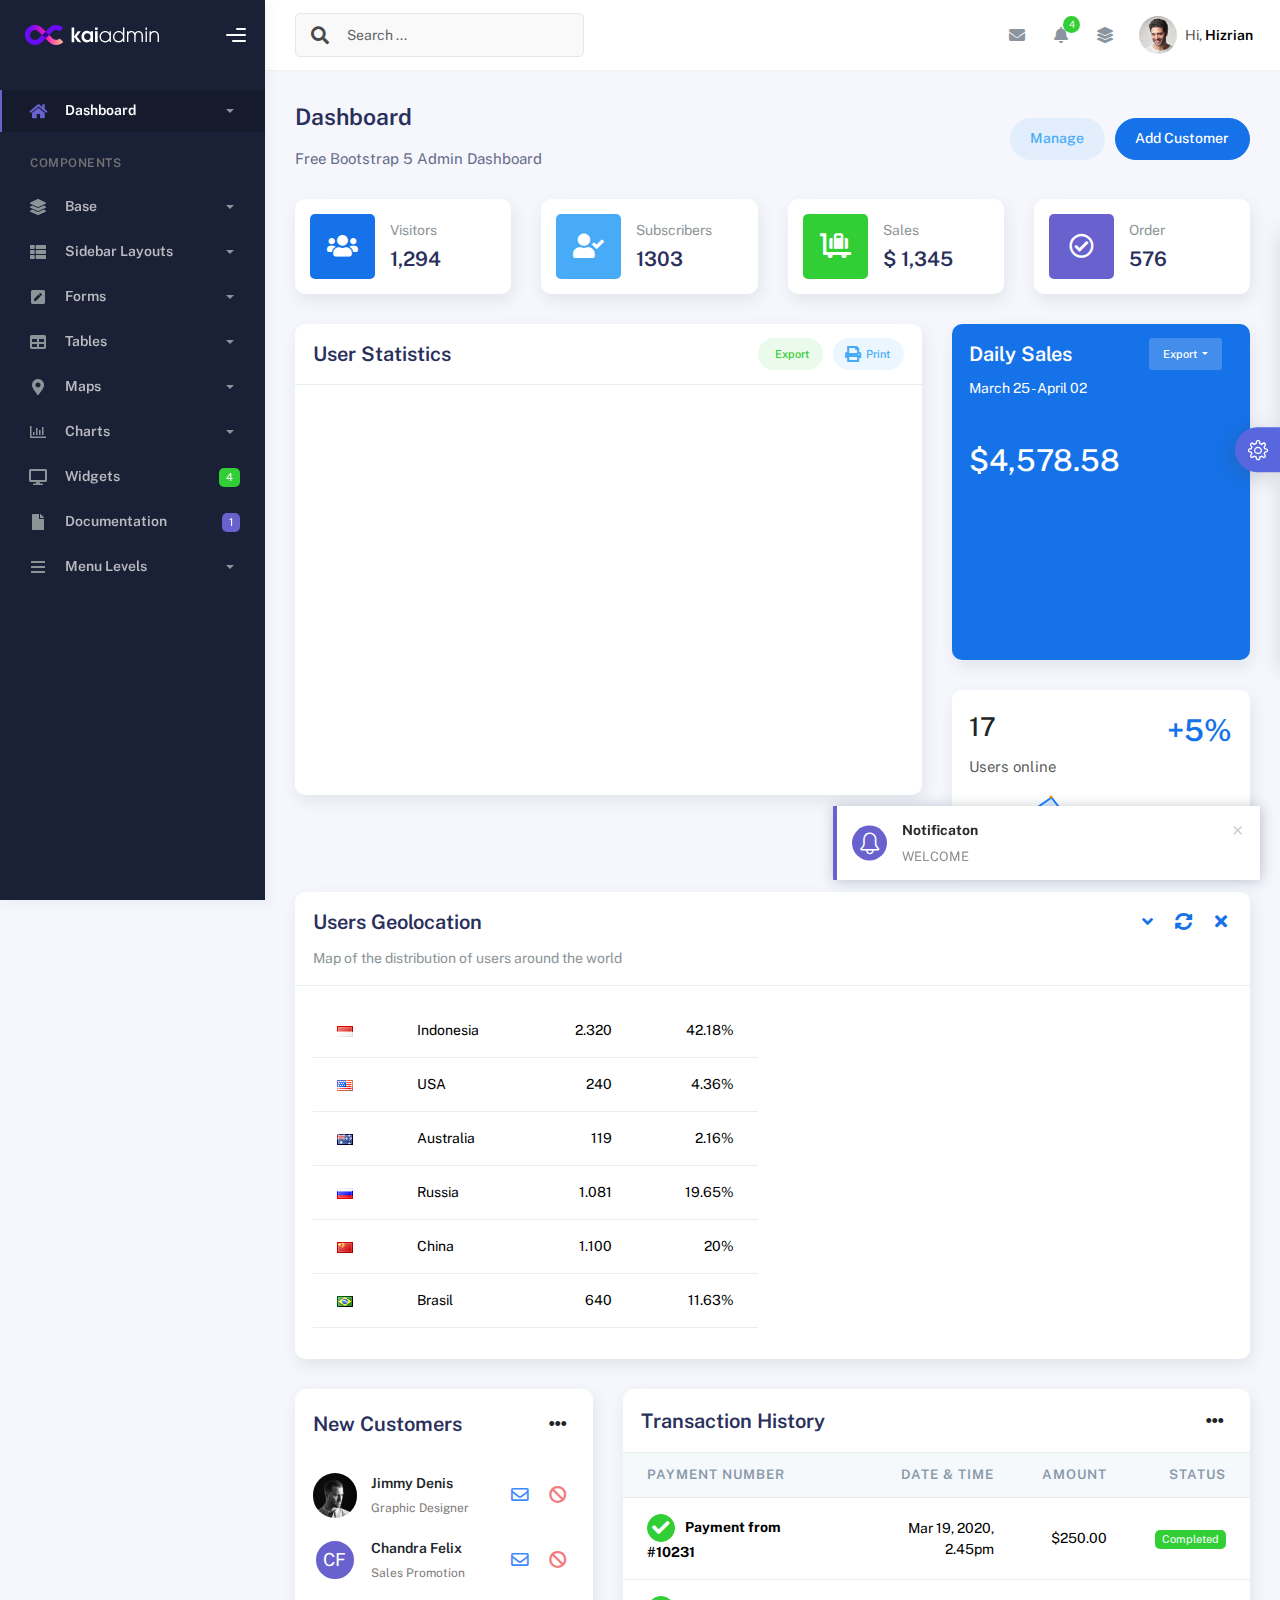
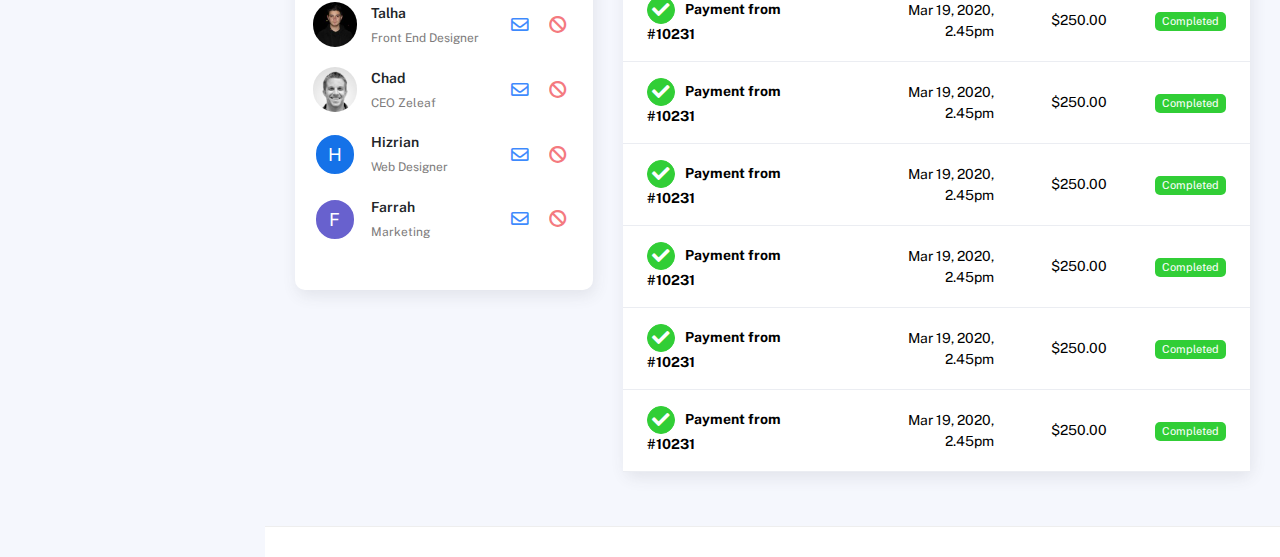
<file: index.html>
<!DOCTYPE html>
<html lang="en">
  <head>
    <meta http-equiv="X-UA-Compatible" content="IE=edge" />
    <title>Kaiadmin - Bootstrap 5 Admin Dashboard</title>
    <meta
      content="width=device-width, initial-scale=1.0, shrink-to-fit=no"
      name="viewport"
    />
    <link
      rel="icon"
      href="assets/img/kaiadmin/favicon.ico"
      type="image/x-icon"
    />

    <!-- Fonts and icons -->
    <script src="assets/js/plugin/webfont/webfont.min.js"></script>
    <script>
      WebFont.load({
        google: { families: ["Public Sans:300,400,500,600,700"] },
        custom: {
          families: [
            "Font Awesome 5 Solid",
            "Font Awesome 5 Regular",
            "Font Awesome 5 Brands",
            "simple-line-icons",
          ],
          urls: ["assets/css/fonts.min.css"],
        },
        active: function () {
          sessionStorage.fonts = true;
        },
      });
    </script>

    <!-- CSS Files -->
    <link rel="stylesheet" href="assets/css/bootstrap.min.css" />
    <link rel="stylesheet" href="assets/css/plugins.min.css" />
    <link rel="stylesheet" href="assets/css/kaiadmin.min.css" />

    <!-- CSS Just for demo purpose, don't include it in your project -->
    <link rel="stylesheet" href="assets/css/demo.css" />
  </head>
  <body>
    <div class="wrapper">
      <!-- Sidebar -->
      <div class="sidebar" data-background-color="dark">
        <div class="sidebar-logo">
          <!-- Logo Header -->
          <div class="logo-header" data-background-color="dark">
            <a href="index.html" class="logo">
              <img
                src="assets/img/kaiadmin/logo_light.svg"
                alt="navbar brand"
                class="navbar-brand"
                height="20"
              />
            </a>
            <div class="nav-toggle">
              <button class="btn btn-toggle toggle-sidebar">
                <i class="gg-menu-right"></i>
              </button>
              <button class="btn btn-toggle sidenav-toggler">
                <i class="gg-menu-left"></i>
              </button>
            </div>
            <button class="topbar-toggler more">
              <i class="gg-more-vertical-alt"></i>
            </button>
          </div>
          <!-- End Logo Header -->
        </div>
        <div class="sidebar-wrapper scrollbar scrollbar-inner">
          <div class="sidebar-content">
            <ul class="nav nav-secondary">
              <li class="nav-item active">
                <a
                  data-bs-toggle="collapse"
                  href="#dashboard"
                  class="collapsed"
                  aria-expanded="false"
                >
                  <i class="fas fa-home"></i>
                  <p>Dashboard</p>
                  <span class="caret"></span>
                </a>
                <div class="collapse" id="dashboard">
                  <ul class="nav nav-collapse">
                    <li>
                      <a href="../demo1/index.html">
                        <span class="sub-item">Dashboard 1</span>
                      </a>
                    </li>
                  </ul>
                </div>
              </li>
              <li class="nav-section">
                <span class="sidebar-mini-icon">
                  <i class="fa fa-ellipsis-h"></i>
                </span>
                <h4 class="text-section">Components</h4>
              </li>
              <li class="nav-item">
                <a data-bs-toggle="collapse" href="#base">
                  <i class="fas fa-layer-group"></i>
                  <p>Base</p>
                  <span class="caret"></span>
                </a>
                <div class="collapse" id="base">
                  <ul class="nav nav-collapse">
                    <li>
                      <a href="components/avatars.html">
                        <span class="sub-item">Avatars</span>
                      </a>
                    </li>
                    <li>
                      <a href="components/buttons.html">
                        <span class="sub-item">Buttons</span>
                      </a>
                    </li>
                    <li>
                      <a href="components/gridsystem.html">
                        <span class="sub-item">Grid System</span>
                      </a>
                    </li>
                    <li>
                      <a href="components/panels.html">
                        <span class="sub-item">Panels</span>
                      </a>
                    </li>
                    <li>
                      <a href="components/notifications.html">
                        <span class="sub-item">Notifications</span>
                      </a>
                    </li>
                    <li>
                      <a href="components/sweetalert.html">
                        <span class="sub-item">Sweet Alert</span>
                      </a>
                    </li>
                    <li>
                      <a href="components/font-awesome-icons.html">
                        <span class="sub-item">Font Awesome Icons</span>
                      </a>
                    </li>
                    <li>
                      <a href="components/simple-line-icons.html">
                        <span class="sub-item">Simple Line Icons</span>
                      </a>
                    </li>
                    <li>
                      <a href="components/typography.html">
                        <span class="sub-item">Typography</span>
                      </a>
                    </li>
                  </ul>
                </div>
              </li>
              <li class="nav-item">
                <a data-bs-toggle="collapse" href="#sidebarLayouts">
                  <i class="fas fa-th-list"></i>
                  <p>Sidebar Layouts</p>
                  <span class="caret"></span>
                </a>
                <div class="collapse" id="sidebarLayouts">
                  <ul class="nav nav-collapse">
                    <li>
                      <a href="sidebar-style-2.html">
                        <span class="sub-item">Sidebar Style 2</span>
                      </a>
                    </li>
                    <li>
                      <a href="icon-menu.html">
                        <span class="sub-item">Icon Menu</span>
                      </a>
                    </li>
                  </ul>
                </div>
              </li>
              <li class="nav-item">
                <a data-bs-toggle="collapse" href="#forms">
                  <i class="fas fa-pen-square"></i>
                  <p>Forms</p>
                  <span class="caret"></span>
                </a>
                <div class="collapse" id="forms">
                  <ul class="nav nav-collapse">
                    <li>
                      <a href="forms/forms.html">
                        <span class="sub-item">Basic Form</span>
                      </a>
                    </li>
                  </ul>
                </div>
              </li>
              <li class="nav-item">
                <a data-bs-toggle="collapse" href="#tables">
                  <i class="fas fa-table"></i>
                  <p>Tables</p>
                  <span class="caret"></span>
                </a>
                <div class="collapse" id="tables">
                  <ul class="nav nav-collapse">
                    <li>
                      <a href="tables/tables.html">
                        <span class="sub-item">Basic Table</span>
                      </a>
                    </li>
                    <li>
                      <a href="tables/datatables.html">
                        <span class="sub-item">Datatables</span>
                      </a>
                    </li>
                  </ul>
                </div>
              </li>
              <li class="nav-item">
                <a data-bs-toggle="collapse" href="#maps">
                  <i class="fas fa-map-marker-alt"></i>
                  <p>Maps</p>
                  <span class="caret"></span>
                </a>
                <div class="collapse" id="maps">
                  <ul class="nav nav-collapse">
                    <li>
                      <a href="maps/googlemaps.html">
                        <span class="sub-item">Google Maps</span>
                      </a>
                    </li>
                    <li>
                      <a href="maps/jsvectormap.html">
                        <span class="sub-item">Jsvectormap</span>
                      </a>
                    </li>
                  </ul>
                </div>
              </li>
              <li class="nav-item">
                <a data-bs-toggle="collapse" href="#charts">
                  <i class="far fa-chart-bar"></i>
                  <p>Charts</p>
                  <span class="caret"></span>
                </a>
                <div class="collapse" id="charts">
                  <ul class="nav nav-collapse">
                    <li>
                      <a href="charts/charts.html">
                        <span class="sub-item">Chart Js</span>
                      </a>
                    </li>
                    <li>
                      <a href="charts/sparkline.html">
                        <span class="sub-item">Sparkline</span>
                      </a>
                    </li>
                  </ul>
                </div>
              </li>
              <li class="nav-item">
                <a href="widgets.html">
                  <i class="fas fa-desktop"></i>
                  <p>Widgets</p>
                  <span class="badge badge-success">4</span>
                </a>
              </li>
              <li class="nav-item">
                <a href="../../documentation/index.html">
                  <i class="fas fa-file"></i>
                  <p>Documentation</p>
                  <span class="badge badge-secondary">1</span>
                </a>
              </li>
              <li class="nav-item">
                <a data-bs-toggle="collapse" href="#submenu">
                  <i class="fas fa-bars"></i>
                  <p>Menu Levels</p>
                  <span class="caret"></span>
                </a>
                <div class="collapse" id="submenu">
                  <ul class="nav nav-collapse">
                    <li>
                      <a data-bs-toggle="collapse" href="#subnav1">
                        <span class="sub-item">Level 1</span>
                        <span class="caret"></span>
                      </a>
                      <div class="collapse" id="subnav1">
                        <ul class="nav nav-collapse subnav">
                          <li>
                            <a href="#">
                              <span class="sub-item">Level 2</span>
                            </a>
                          </li>
                          <li>
                            <a href="#">
                              <span class="sub-item">Level 2</span>
                            </a>
                          </li>
                        </ul>
                      </div>
                    </li>
                    <li>
                      <a data-bs-toggle="collapse" href="#subnav2">
                        <span class="sub-item">Level 1</span>
                        <span class="caret"></span>
                      </a>
                      <div class="collapse" id="subnav2">
                        <ul class="nav nav-collapse subnav">
                          <li>
                            <a href="#">
                              <span class="sub-item">Level 2</span>
                            </a>
                          </li>
                        </ul>
                      </div>
                    </li>
                    <li>
                      <a href="#">
                        <span class="sub-item">Level 1</span>
                      </a>
                    </li>
                  </ul>
                </div>
              </li>
            </ul>
          </div>
        </div>
      </div>
      <!-- End Sidebar -->

      <div class="main-panel">
        <div class="main-header">
          <div class="main-header-logo">
            <!-- Logo Header -->
            <div class="logo-header" data-background-color="dark">
              <a href="index.html" class="logo">
                <img
                  src="assets/img/kaiadmin/logo_light.svg"
                  alt="navbar brand"
                  class="navbar-brand"
                  height="20"
                />
              </a>
              <div class="nav-toggle">
                <button class="btn btn-toggle toggle-sidebar">
                  <i class="gg-menu-right"></i>
                </button>
                <button class="btn btn-toggle sidenav-toggler">
                  <i class="gg-menu-left"></i>
                </button>
              </div>
              <button class="topbar-toggler more">
                <i class="gg-more-vertical-alt"></i>
              </button>
            </div>
            <!-- End Logo Header -->
          </div>
          <!-- Navbar Header -->
          <nav
            class="navbar navbar-header navbar-header-transparent navbar-expand-lg border-bottom"
          >
            <div class="container-fluid">
              <nav
                class="navbar navbar-header-left navbar-expand-lg navbar-form nav-search p-0 d-none d-lg-flex"
              >
                <div class="input-group">
                  <div class="input-group-prepend">
                    <button type="submit" class="btn btn-search pe-1">
                      <i class="fa fa-search search-icon"></i>
                    </button>
                  </div>
                  <input
                    type="text"
                    placeholder="Search ..."
                    class="form-control"
                  />
                </div>
              </nav>

              <ul class="navbar-nav topbar-nav ms-md-auto align-items-center">
                <li
                  class="nav-item topbar-icon dropdown hidden-caret d-flex d-lg-none"
                >
                  <a
                    class="nav-link dropdown-toggle"
                    data-bs-toggle="dropdown"
                    href="#"
                    role="button"
                    aria-expanded="false"
                    aria-haspopup="true"
                  >
                    <i class="fa fa-search"></i>
                  </a>
                  <ul class="dropdown-menu dropdown-search animated fadeIn">
                    <form class="navbar-left navbar-form nav-search">
                      <div class="input-group">
                        <input
                          type="text"
                          placeholder="Search ..."
                          class="form-control"
                        />
                      </div>
                    </form>
                  </ul>
                </li>
                <li class="nav-item topbar-icon dropdown hidden-caret">
                  <a
                    class="nav-link dropdown-toggle"
                    href="#"
                    id="messageDropdown"
                    role="button"
                    data-bs-toggle="dropdown"
                    aria-haspopup="true"
                    aria-expanded="false"
                  >
                    <i class="fa fa-envelope"></i>
                  </a>
                  <ul
                    class="dropdown-menu messages-notif-box animated fadeIn"
                    aria-labelledby="messageDropdown"
                  >
                    <li>
                      <div
                        class="dropdown-title d-flex justify-content-between align-items-center"
                      >
                        Messages
                        <a href="#" class="small">Mark all as read</a>
                      </div>
                    </li>
                    <li>
                      <div class="message-notif-scroll scrollbar-outer">
                        <div class="notif-center">
                          <a href="#">
                            <div class="notif-img">
                              <img
                                src="assets/img/jm_denis.jpg"
                                alt="Img Profile"
                              />
                            </div>
                            <div class="notif-content">
                              <span class="subject">Jimmy Denis</span>
                              <span class="block"> How are you ? </span>
                              <span class="time">5 minutes ago</span>
                            </div>
                          </a>
                          <a href="#">
                            <div class="notif-img">
                              <img
                                src="assets/img/chadengle.jpg"
                                alt="Img Profile"
                              />
                            </div>
                            <div class="notif-content">
                              <span class="subject">Chad</span>
                              <span class="block"> Ok, Thanks ! </span>
                              <span class="time">12 minutes ago</span>
                            </div>
                          </a>
                          <a href="#">
                            <div class="notif-img">
                              <img
                                src="assets/img/mlane.jpg"
                                alt="Img Profile"
                              />
                            </div>
                            <div class="notif-content">
                              <span class="subject">Jhon Doe</span>
                              <span class="block">
                                Ready for the meeting today...
                              </span>
                              <span class="time">12 minutes ago</span>
                            </div>
                          </a>
                          <a href="#">
                            <div class="notif-img">
                              <img
                                src="assets/img/talha.jpg"
                                alt="Img Profile"
                              />
                            </div>
                            <div class="notif-content">
                              <span class="subject">Talha</span>
                              <span class="block"> Hi, Apa Kabar ? </span>
                              <span class="time">17 minutes ago</span>
                            </div>
                          </a>
                        </div>
                      </div>
                    </li>
                    <li>
                      <a class="see-all" href="javascript:void(0);"
                        >See all messages<i class="fa fa-angle-right"></i>
                      </a>
                    </li>
                  </ul>
                </li>
                <li class="nav-item topbar-icon dropdown hidden-caret">
                  <a
                    class="nav-link dropdown-toggle"
                    href="#"
                    id="notifDropdown"
                    role="button"
                    data-bs-toggle="dropdown"
                    aria-haspopup="true"
                    aria-expanded="false"
                  >
                    <i class="fa fa-bell"></i>
                    <span class="notification">4</span>
                  </a>
                  <ul
                    class="dropdown-menu notif-box animated fadeIn"
                    aria-labelledby="notifDropdown"
                  >
                    <li>
                      <div class="dropdown-title">
                        You have 4 new notification
                      </div>
                    </li>
                    <li>
                      <div class="notif-scroll scrollbar-outer">
                        <div class="notif-center">
                          <a href="#">
                            <div class="notif-icon notif-primary">
                              <i class="fa fa-user-plus"></i>
                            </div>
                            <div class="notif-content">
                              <span class="block"> New user registered </span>
                              <span class="time">5 minutes ago</span>
                            </div>
                          </a>
                          <a href="#">
                            <div class="notif-icon notif-success">
                              <i class="fa fa-comment"></i>
                            </div>
                            <div class="notif-content">
                              <span class="block">
                                Rahmad commented on Admin
                              </span>
                              <span class="time">12 minutes ago</span>
                            </div>
                          </a>
                          <a href="#">
                            <div class="notif-img">
                              <img
                                src="assets/img/profile2.jpg"
                                alt="Img Profile"
                              />
                            </div>
                            <div class="notif-content">
                              <span class="block">
                                Reza send messages to you
                              </span>
                              <span class="time">12 minutes ago</span>
                            </div>
                          </a>
                          <a href="#">
                            <div class="notif-icon notif-danger">
                              <i class="fa fa-heart"></i>
                            </div>
                            <div class="notif-content">
                              <span class="block"> Farrah liked Admin </span>
                              <span class="time">17 minutes ago</span>
                            </div>
                          </a>
                        </div>
                      </div>
                    </li>
                    <li>
                      <a class="see-all" href="javascript:void(0);"
                        >See all notifications<i class="fa fa-angle-right"></i>
                      </a>
                    </li>
                  </ul>
                </li>
                <li class="nav-item topbar-icon dropdown hidden-caret">
                  <a
                    class="nav-link"
                    data-bs-toggle="dropdown"
                    href="#"
                    aria-expanded="false"
                  >
                    <i class="fas fa-layer-group"></i>
                  </a>
                  <div class="dropdown-menu quick-actions animated fadeIn">
                    <div class="quick-actions-header">
                      <span class="title mb-1">Quick Actions</span>
                      <span class="subtitle op-7">Shortcuts</span>
                    </div>
                    <div class="quick-actions-scroll scrollbar-outer">
                      <div class="quick-actions-items">
                        <div class="row m-0">
                          <a class="col-6 col-md-4 p-0" href="#">
                            <div class="quick-actions-item">
                              <div class="avatar-item bg-danger rounded-circle">
                                <i class="far fa-calendar-alt"></i>
                              </div>
                              <span class="text">Calendar</span>
                            </div>
                          </a>
                          <a class="col-6 col-md-4 p-0" href="#">
                            <div class="quick-actions-item">
                              <div
                                class="avatar-item bg-warning rounded-circle"
                              >
                                <i class="fas fa-map"></i>
                              </div>
                              <span class="text">Maps</span>
                            </div>
                          </a>
                          <a class="col-6 col-md-4 p-0" href="#">
                            <div class="quick-actions-item">
                              <div class="avatar-item bg-info rounded-circle">
                                <i class="fas fa-file-excel"></i>
                              </div>
                              <span class="text">Reports</span>
                            </div>
                          </a>
                          <a class="col-6 col-md-4 p-0" href="#">
                            <div class="quick-actions-item">
                              <div
                                class="avatar-item bg-success rounded-circle"
                              >
                                <i class="fas fa-envelope"></i>
                              </div>
                              <span class="text">Emails</span>
                            </div>
                          </a>
                          <a class="col-6 col-md-4 p-0" href="#">
                            <div class="quick-actions-item">
                              <div
                                class="avatar-item bg-primary rounded-circle"
                              >
                                <i class="fas fa-file-invoice-dollar"></i>
                              </div>
                              <span class="text">Invoice</span>
                            </div>
                          </a>
                          <a class="col-6 col-md-4 p-0" href="#">
                            <div class="quick-actions-item">
                              <div
                                class="avatar-item bg-secondary rounded-circle"
                              >
                                <i class="fas fa-credit-card"></i>
                              </div>
                              <span class="text">Payments</span>
                            </div>
                          </a>
                        </div>
                      </div>
                    </div>
                  </div>
                </li>

                <li class="nav-item topbar-user dropdown hidden-caret">
                  <a
                    class="dropdown-toggle profile-pic"
                    data-bs-toggle="dropdown"
                    href="#"
                    aria-expanded="false"
                  >
                    <div class="avatar-sm">
                      <img
                        src="assets/img/profile.jpg"
                        alt="..."
                        class="avatar-img rounded-circle"
                      />
                    </div>
                    <span class="profile-username">
                      <span class="op-7">Hi,</span>
                      <span class="fw-bold">Hizrian</span>
                    </span>
                  </a>
                  <ul class="dropdown-menu dropdown-user animated fadeIn">
                    <div class="dropdown-user-scroll scrollbar-outer">
                      <li>
                        <div class="user-box">
                          <div class="avatar-lg">
                            <img
                              src="assets/img/profile.jpg"
                              alt="image profile"
                              class="avatar-img rounded"
                            />
                          </div>
                          <div class="u-text">
                            <h4>Hizrian</h4>
                            <p class="text-muted">hello@example.com</p>
                            <a
                              href="profile.html"
                              class="btn btn-xs btn-secondary btn-sm"
                              >View Profile</a
                            >
                          </div>
                        </div>
                      </li>
                      <li>
                        <div class="dropdown-divider"></div>
                        <a class="dropdown-item" href="#">My Profile</a>
                        <a class="dropdown-item" href="#">My Balance</a>
                        <a class="dropdown-item" href="#">Inbox</a>
                        <div class="dropdown-divider"></div>
                        <a class="dropdown-item" href="#">Account Setting</a>
                        <div class="dropdown-divider"></div>
                        <a class="dropdown-item" href="#">Logout</a>
                      </li>
                    </div>
                  </ul>
                </li>
              </ul>
            </div>
          </nav>
          <!-- End Navbar -->
        </div>

        <div class="container">
          <div class="page-inner">
            <div
              class="d-flex align-items-left align-items-md-center flex-column flex-md-row pt-2 pb-4"
            >
              <div>
                <h3 class="fw-bold mb-3">Dashboard</h3>
                <h6 class="op-7 mb-2">Free Bootstrap 5 Admin Dashboard</h6>
              </div>
              <div class="ms-md-auto py-2 py-md-0">
                <a href="#" class="btn btn-label-info btn-round me-2">Manage</a>
                <a href="#" class="btn btn-primary btn-round">Add Customer</a>
              </div>
            </div>
            <div class="row">
              <div class="col-sm-6 col-md-3">
                <div class="card card-stats card-round">
                  <div class="card-body">
                    <div class="row align-items-center">
                      <div class="col-icon">
                        <div
                          class="icon-big text-center icon-primary bubble-shadow-small"
                        >
                          <i class="fas fa-users"></i>
                        </div>
                      </div>
                      <div class="col col-stats ms-3 ms-sm-0">
                        <div class="numbers">
                          <p class="card-category">Visitors</p>
                          <h4 class="card-title">1,294</h4>
                        </div>
                      </div>
                    </div>
                  </div>
                </div>
              </div>
              <div class="col-sm-6 col-md-3">
                <div class="card card-stats card-round">
                  <div class="card-body">
                    <div class="row align-items-center">
                      <div class="col-icon">
                        <div
                          class="icon-big text-center icon-info bubble-shadow-small"
                        >
                          <i class="fas fa-user-check"></i>
                        </div>
                      </div>
                      <div class="col col-stats ms-3 ms-sm-0">
                        <div class="numbers">
                          <p class="card-category">Subscribers</p>
                          <h4 class="card-title">1303</h4>
                        </div>
                      </div>
                    </div>
                  </div>
                </div>
              </div>
              <div class="col-sm-6 col-md-3">
                <div class="card card-stats card-round">
                  <div class="card-body">
                    <div class="row align-items-center">
                      <div class="col-icon">
                        <div
                          class="icon-big text-center icon-success bubble-shadow-small"
                        >
                          <i class="fas fa-luggage-cart"></i>
                        </div>
                      </div>
                      <div class="col col-stats ms-3 ms-sm-0">
                        <div class="numbers">
                          <p class="card-category">Sales</p>
                          <h4 class="card-title">$ 1,345</h4>
                        </div>
                      </div>
                    </div>
                  </div>
                </div>
              </div>
              <div class="col-sm-6 col-md-3">
                <div class="card card-stats card-round">
                  <div class="card-body">
                    <div class="row align-items-center">
                      <div class="col-icon">
                        <div
                          class="icon-big text-center icon-secondary bubble-shadow-small"
                        >
                          <i class="far fa-check-circle"></i>
                        </div>
                      </div>
                      <div class="col col-stats ms-3 ms-sm-0">
                        <div class="numbers">
                          <p class="card-category">Order</p>
                          <h4 class="card-title">576</h4>
                        </div>
                      </div>
                    </div>
                  </div>
                </div>
              </div>
            </div>
            <div class="row">
              <div class="col-md-8">
                <div class="card card-round">
                  <div class="card-header">
                    <div class="card-head-row">
                      <div class="card-title">User Statistics</div>
                      <div class="card-tools">
                        <a
                          href="#"
                          class="btn btn-label-success btn-round btn-sm me-2"
                        >
                          <span class="btn-label">
                            <i class="fa fa-pencil"></i>
                          </span>
                          Export
                        </a>
                        <a href="#" class="btn btn-label-info btn-round btn-sm">
                          <span class="btn-label">
                            <i class="fa fa-print"></i>
                          </span>
                          Print
                        </a>
                      </div>
                    </div>
                  </div>
                  <div class="card-body">
                    <div class="chart-container" style="min-height: 375px">
                      <canvas id="statisticsChart"></canvas>
                    </div>
                    <div id="myChartLegend"></div>
                  </div>
                </div>
              </div>
              <div class="col-md-4">
                <div class="card card-primary card-round">
                  <div class="card-header">
                    <div class="card-head-row">
                      <div class="card-title">Daily Sales</div>
                      <div class="card-tools">
                        <div class="dropdown">
                          <button
                            class="btn btn-sm btn-label-light dropdown-toggle"
                            type="button"
                            id="dropdownMenuButton"
                            data-bs-toggle="dropdown"
                            aria-haspopup="true"
                            aria-expanded="false"
                          >
                            Export
                          </button>
                          <div
                            class="dropdown-menu"
                            aria-labelledby="dropdownMenuButton"
                          >
                            <a class="dropdown-item" href="#">Action</a>
                            <a class="dropdown-item" href="#">Another action</a>
                            <a class="dropdown-item" href="#"
                              >Something else here</a
                            >
                          </div>
                        </div>
                      </div>
                    </div>
                    <div class="card-category">March 25 - April 02</div>
                  </div>
                  <div class="card-body pb-0">
                    <div class="mb-4 mt-2">
                      <h1>$4,578.58</h1>
                    </div>
                    <div class="pull-in">
                      <canvas id="dailySalesChart"></canvas>
                    </div>
                  </div>
                </div>
                <div class="card card-round">
                  <div class="card-body pb-0">
                    <div class="h1 fw-bold float-end text-primary">+5%</div>
                    <h2 class="mb-2">17</h2>
                    <p class="text-muted">Users online</p>
                    <div class="pull-in sparkline-fix">
                      <div id="lineChart"></div>
                    </div>
                  </div>
                </div>
              </div>
            </div>
            <div class="row">
              <div class="col-md-12">
                <div class="card card-round">
                  <div class="card-header">
                    <div class="card-head-row card-tools-still-right">
                      <h4 class="card-title">Users Geolocation</h4>
                      <div class="card-tools">
                        <button
                          class="btn btn-icon btn-link btn-primary btn-xs"
                        >
                          <span class="fa fa-angle-down"></span>
                        </button>
                        <button
                          class="btn btn-icon btn-link btn-primary btn-xs btn-refresh-card"
                        >
                          <span class="fa fa-sync-alt"></span>
                        </button>
                        <button
                          class="btn btn-icon btn-link btn-primary btn-xs"
                        >
                          <span class="fa fa-times"></span>
                        </button>
                      </div>
                    </div>
                    <p class="card-category">
                      Map of the distribution of users around the world
                    </p>
                  </div>
                  <div class="card-body">
                    <div class="row">
                      <div class="col-md-6">
                        <div class="table-responsive table-hover table-sales">
                          <table class="table">
                            <tbody>
                              <tr>
                                <td>
                                  <div class="flag">
                                    <img
                                      src="assets/img/flags/id.png"
                                      alt="indonesia"
                                    />
                                  </div>
                                </td>
                                <td>Indonesia</td>
                                <td class="text-end">2.320</td>
                                <td class="text-end">42.18%</td>
                              </tr>
                              <tr>
                                <td>
                                  <div class="flag">
                                    <img
                                      src="assets/img/flags/us.png"
                                      alt="united states"
                                    />
                                  </div>
                                </td>
                                <td>USA</td>
                                <td class="text-end">240</td>
                                <td class="text-end">4.36%</td>
                              </tr>
                              <tr>
                                <td>
                                  <div class="flag">
                                    <img
                                      src="assets/img/flags/au.png"
                                      alt="australia"
                                    />
                                  </div>
                                </td>
                                <td>Australia</td>
                                <td class="text-end">119</td>
                                <td class="text-end">2.16%</td>
                              </tr>
                              <tr>
                                <td>
                                  <div class="flag">
                                    <img
                                      src="assets/img/flags/ru.png"
                                      alt="russia"
                                    />
                                  </div>
                                </td>
                                <td>Russia</td>
                                <td class="text-end">1.081</td>
                                <td class="text-end">19.65%</td>
                              </tr>
                              <tr>
                                <td>
                                  <div class="flag">
                                    <img
                                      src="assets/img/flags/cn.png"
                                      alt="china"
                                    />
                                  </div>
                                </td>
                                <td>China</td>
                                <td class="text-end">1.100</td>
                                <td class="text-end">20%</td>
                              </tr>
                              <tr>
                                <td>
                                  <div class="flag">
                                    <img
                                      src="assets/img/flags/br.png"
                                      alt="brazil"
                                    />
                                  </div>
                                </td>
                                <td>Brasil</td>
                                <td class="text-end">640</td>
                                <td class="text-end">11.63%</td>
                              </tr>
                            </tbody>
                          </table>
                        </div>
                      </div>
                      <div class="col-md-6">
                        <div class="mapcontainer">
                          <div
                            id="world-map"
                            class="w-100"
                            style="height: 300px"
                          ></div>
                        </div>
                      </div>
                    </div>
                  </div>
                </div>
              </div>
            </div>
            <div class="row">
              <div class="col-md-4">
                <div class="card card-round">
                  <div class="card-body">
                    <div class="card-head-row card-tools-still-right">
                      <div class="card-title">New Customers</div>
                      <div class="card-tools">
                        <div class="dropdown">
                          <button
                            class="btn btn-icon btn-clean me-0"
                            type="button"
                            id="dropdownMenuButton"
                            data-bs-toggle="dropdown"
                            aria-haspopup="true"
                            aria-expanded="false"
                          >
                            <i class="fas fa-ellipsis-h"></i>
                          </button>
                          <div
                            class="dropdown-menu"
                            aria-labelledby="dropdownMenuButton"
                          >
                            <a class="dropdown-item" href="#">Action</a>
                            <a class="dropdown-item" href="#">Another action</a>
                            <a class="dropdown-item" href="#"
                              >Something else here</a
                            >
                          </div>
                        </div>
                      </div>
                    </div>
                    <div class="card-list py-4">
                      <div class="item-list">
                        <div class="avatar">
                          <img
                            src="assets/img/jm_denis.jpg"
                            alt="..."
                            class="avatar-img rounded-circle"
                          />
                        </div>
                        <div class="info-user ms-3">
                          <div class="username">Jimmy Denis</div>
                          <div class="status">Graphic Designer</div>
                        </div>
                        <button class="btn btn-icon btn-link op-8 me-1">
                          <i class="far fa-envelope"></i>
                        </button>
                        <button class="btn btn-icon btn-link btn-danger op-8">
                          <i class="fas fa-ban"></i>
                        </button>
                      </div>
                      <div class="item-list">
                        <div class="avatar">
                          <span
                            class="avatar-title rounded-circle border border-white"
                            >CF</span
                          >
                        </div>
                        <div class="info-user ms-3">
                          <div class="username">Chandra Felix</div>
                          <div class="status">Sales Promotion</div>
                        </div>
                        <button class="btn btn-icon btn-link op-8 me-1">
                          <i class="far fa-envelope"></i>
                        </button>
                        <button class="btn btn-icon btn-link btn-danger op-8">
                          <i class="fas fa-ban"></i>
                        </button>
                      </div>
                      <div class="item-list">
                        <div class="avatar">
                          <img
                            src="assets/img/talha.jpg"
                            alt="..."
                            class="avatar-img rounded-circle"
                          />
                        </div>
                        <div class="info-user ms-3">
                          <div class="username">Talha</div>
                          <div class="status">Front End Designer</div>
                        </div>
                        <button class="btn btn-icon btn-link op-8 me-1">
                          <i class="far fa-envelope"></i>
                        </button>
                        <button class="btn btn-icon btn-link btn-danger op-8">
                          <i class="fas fa-ban"></i>
                        </button>
                      </div>
                      <div class="item-list">
                        <div class="avatar">
                          <img
                            src="assets/img/chadengle.jpg"
                            alt="..."
                            class="avatar-img rounded-circle"
                          />
                        </div>
                        <div class="info-user ms-3">
                          <div class="username">Chad</div>
                          <div class="status">CEO Zeleaf</div>
                        </div>
                        <button class="btn btn-icon btn-link op-8 me-1">
                          <i class="far fa-envelope"></i>
                        </button>
                        <button class="btn btn-icon btn-link btn-danger op-8">
                          <i class="fas fa-ban"></i>
                        </button>
                      </div>
                      <div class="item-list">
                        <div class="avatar">
                          <span
                            class="avatar-title rounded-circle border border-white bg-primary"
                            >H</span
                          >
                        </div>
                        <div class="info-user ms-3">
                          <div class="username">Hizrian</div>
                          <div class="status">Web Designer</div>
                        </div>
                        <button class="btn btn-icon btn-link op-8 me-1">
                          <i class="far fa-envelope"></i>
                        </button>
                        <button class="btn btn-icon btn-link btn-danger op-8">
                          <i class="fas fa-ban"></i>
                        </button>
                      </div>
                      <div class="item-list">
                        <div class="avatar">
                          <span
                            class="avatar-title rounded-circle border border-white bg-secondary"
                            >F</span
                          >
                        </div>
                        <div class="info-user ms-3">
                          <div class="username">Farrah</div>
                          <div class="status">Marketing</div>
                        </div>
                        <button class="btn btn-icon btn-link op-8 me-1">
                          <i class="far fa-envelope"></i>
                        </button>
                        <button class="btn btn-icon btn-link btn-danger op-8">
                          <i class="fas fa-ban"></i>
                        </button>
                      </div>
                    </div>
                  </div>
                </div>
              </div>
              <div class="col-md-8">
                <div class="card card-round">
                  <div class="card-header">
                    <div class="card-head-row card-tools-still-right">
                      <div class="card-title">Transaction History</div>
                      <div class="card-tools">
                        <div class="dropdown">
                          <button
                            class="btn btn-icon btn-clean me-0"
                            type="button"
                            id="dropdownMenuButton"
                            data-bs-toggle="dropdown"
                            aria-haspopup="true"
                            aria-expanded="false"
                          >
                            <i class="fas fa-ellipsis-h"></i>
                          </button>
                          <div
                            class="dropdown-menu"
                            aria-labelledby="dropdownMenuButton"
                          >
                            <a class="dropdown-item" href="#">Action</a>
                            <a class="dropdown-item" href="#">Another action</a>
                            <a class="dropdown-item" href="#"
                              >Something else here</a
                            >
                          </div>
                        </div>
                      </div>
                    </div>
                  </div>
                  <div class="card-body p-0">
                    <div class="table-responsive">
                      <!-- Projects table -->
                      <table class="table align-items-center mb-0">
                        <thead class="thead-light">
                          <tr>
                            <th scope="col">Payment Number</th>
                            <th scope="col" class="text-end">Date & Time</th>
                            <th scope="col" class="text-end">Amount</th>
                            <th scope="col" class="text-end">Status</th>
                          </tr>
                        </thead>
                        <tbody>
                          <tr>
                            <th scope="row">
                              <button
                                class="btn btn-icon btn-round btn-success btn-sm me-2"
                              >
                                <i class="fa fa-check"></i>
                              </button>
                              Payment from #10231
                            </th>
                            <td class="text-end">Mar 19, 2020, 2.45pm</td>
                            <td class="text-end">$250.00</td>
                            <td class="text-end">
                              <span class="badge badge-success">Completed</span>
                            </td>
                          </tr>
                          <tr>
                            <th scope="row">
                              <button
                                class="btn btn-icon btn-round btn-success btn-sm me-2"
                              >
                                <i class="fa fa-check"></i>
                              </button>
                              Payment from #10231
                            </th>
                            <td class="text-end">Mar 19, 2020, 2.45pm</td>
                            <td class="text-end">$250.00</td>
                            <td class="text-end">
                              <span class="badge badge-success">Completed</span>
                            </td>
                          </tr>
                          <tr>
                            <th scope="row">
                              <button
                                class="btn btn-icon btn-round btn-success btn-sm me-2"
                              >
                                <i class="fa fa-check"></i>
                              </button>
                              Payment from #10231
                            </th>
                            <td class="text-end">Mar 19, 2020, 2.45pm</td>
                            <td class="text-end">$250.00</td>
                            <td class="text-end">
                              <span class="badge badge-success">Completed</span>
                            </td>
                          </tr>
                          <tr>
                            <th scope="row">
                              <button
                                class="btn btn-icon btn-round btn-success btn-sm me-2"
                              >
                                <i class="fa fa-check"></i>
                              </button>
                              Payment from #10231
                            </th>
                            <td class="text-end">Mar 19, 2020, 2.45pm</td>
                            <td class="text-end">$250.00</td>
                            <td class="text-end">
                              <span class="badge badge-success">Completed</span>
                            </td>
                          </tr>
                          <tr>
                            <th scope="row">
                              <button
                                class="btn btn-icon btn-round btn-success btn-sm me-2"
                              >
                                <i class="fa fa-check"></i>
                              </button>
                              Payment from #10231
                            </th>
                            <td class="text-end">Mar 19, 2020, 2.45pm</td>
                            <td class="text-end">$250.00</td>
                            <td class="text-end">
                              <span class="badge badge-success">Completed</span>
                            </td>
                          </tr>
                          <tr>
                            <th scope="row">
                              <button
                                class="btn btn-icon btn-round btn-success btn-sm me-2"
                              >
                                <i class="fa fa-check"></i>
                              </button>
                              Payment from #10231
                            </th>
                            <td class="text-end">Mar 19, 2020, 2.45pm</td>
                            <td class="text-end">$250.00</td>
                            <td class="text-end">
                              <span class="badge badge-success">Completed</span>
                            </td>
                          </tr>
                          <tr>
                            <th scope="row">
                              <button
                                class="btn btn-icon btn-round btn-success btn-sm me-2"
                              >
                                <i class="fa fa-check"></i>
                              </button>
                              Payment from #10231
                            </th>
                            <td class="text-end">Mar 19, 2020, 2.45pm</td>
                            <td class="text-end">$250.00</td>
                            <td class="text-end">
                              <span class="badge badge-success">Completed</span>
                            </td>
                          </tr>
                        </tbody>
                      </table>
                    </div>
                  </div>
                </div>
              </div>
            </div>
          </div>
        </div>
        <footer class="footer">
          <div class="container-fluid d-flex justify-content-between">
            
          </div>

        </footer>
        <!-- <footer class="footer">
          <div class="container-fluid d-flex justify-content-between">
            <nav class="pull-left">
              <ul class="nav">
                <li class="nav-item">
                  <a class="nav-link" href="http://www.themekita.com">
                    ThemeKita
                  </a>
                </li>
                <li class="nav-item">
                  <a class="nav-link" href="#"> Help </a>
                </li>
                <li class="nav-item">
                  <a class="nav-link" href="#"> Licenses </a>
                </li>
              </ul>
            </nav>
            <div class="copyright">
              2024, made with <i class="fa fa-heart heart text-danger"></i> by
              <a href="http://www.themekita.com">ThemeKita</a>
            </div>
            <div>
              Distributed by
              <a target="_blank" href="https://themewagon.com/">ThemeWagon</a>.
            </div>
          </div>
        </footer> -->
      </div>

      <!-- Custom template | don't include it in your project! -->
      <div class="custom-template">
        <div class="title">Settings</div>
        <div class="custom-content">
          <div class="switcher">
            <div class="switch-block">
              <h4>Logo Header</h4>
              <div class="btnSwitch">
                <button
                  type="button"
                  class="selected changeLogoHeaderColor"
                  data-color="dark"
                ></button>
                <button
                  type="button"
                  class="changeLogoHeaderColor"
                  data-color="blue"
                ></button>
                <button
                  type="button"
                  class="changeLogoHeaderColor"
                  data-color="purple"
                ></button>
                <button
                  type="button"
                  class="changeLogoHeaderColor"
                  data-color="light-blue"
                ></button>
                <button
                  type="button"
                  class="changeLogoHeaderColor"
                  data-color="green"
                ></button>
                <button
                  type="button"
                  class="changeLogoHeaderColor"
                  data-color="orange"
                ></button>
                <button
                  type="button"
                  class="changeLogoHeaderColor"
                  data-color="red"
                ></button>
                <button
                  type="button"
                  class="changeLogoHeaderColor"
                  data-color="white"
                ></button>
                <br />
                <button
                  type="button"
                  class="changeLogoHeaderColor"
                  data-color="dark2"
                ></button>
                <button
                  type="button"
                  class="changeLogoHeaderColor"
                  data-color="blue2"
                ></button>
                <button
                  type="button"
                  class="changeLogoHeaderColor"
                  data-color="purple2"
                ></button>
                <button
                  type="button"
                  class="changeLogoHeaderColor"
                  data-color="light-blue2"
                ></button>
                <button
                  type="button"
                  class="changeLogoHeaderColor"
                  data-color="green2"
                ></button>
                <button
                  type="button"
                  class="changeLogoHeaderColor"
                  data-color="orange2"
                ></button>
                <button
                  type="button"
                  class="changeLogoHeaderColor"
                  data-color="red2"
                ></button>
              </div>
            </div>
            <div class="switch-block">
              <h4>Navbar Header</h4>
              <div class="btnSwitch">
                <button
                  type="button"
                  class="changeTopBarColor"
                  data-color="dark"
                ></button>
                <button
                  type="button"
                  class="changeTopBarColor"
                  data-color="blue"
                ></button>
                <button
                  type="button"
                  class="changeTopBarColor"
                  data-color="purple"
                ></button>
                <button
                  type="button"
                  class="changeTopBarColor"
                  data-color="light-blue"
                ></button>
                <button
                  type="button"
                  class="changeTopBarColor"
                  data-color="green"
                ></button>
                <button
                  type="button"
                  class="changeTopBarColor"
                  data-color="orange"
                ></button>
                <button
                  type="button"
                  class="changeTopBarColor"
                  data-color="red"
                ></button>
                <button
                  type="button"
                  class="selected changeTopBarColor"
                  data-color="white"
                ></button>
                <br />
                <button
                  type="button"
                  class="changeTopBarColor"
                  data-color="dark2"
                ></button>
                <button
                  type="button"
                  class="changeTopBarColor"
                  data-color="blue2"
                ></button>
                <button
                  type="button"
                  class="changeTopBarColor"
                  data-color="purple2"
                ></button>
                <button
                  type="button"
                  class="changeTopBarColor"
                  data-color="light-blue2"
                ></button>
                <button
                  type="button"
                  class="changeTopBarColor"
                  data-color="green2"
                ></button>
                <button
                  type="button"
                  class="changeTopBarColor"
                  data-color="orange2"
                ></button>
                <button
                  type="button"
                  class="changeTopBarColor"
                  data-color="red2"
                ></button>
              </div>
            </div>
            <div class="switch-block">
              <h4>Sidebar</h4>
              <div class="btnSwitch">
                <button
                  type="button"
                  class="changeSideBarColor"
                  data-color="white"
                ></button>
                <button
                  type="button"
                  class="selected changeSideBarColor"
                  data-color="dark"
                ></button>
                <button
                  type="button"
                  class="changeSideBarColor"
                  data-color="dark2"
                ></button>
              </div>
            </div>
          </div>
        </div>
        <div class="custom-toggle">
          <i class="icon-settings"></i>
        </div>
      </div>
      <!-- End Custom template -->
    </div>
    <!--   Core JS Files   -->
    <script src="assets/js/core/jquery-3.7.1.min.js"></script>
    <script src="assets/js/core/popper.min.js"></script>
    <script src="assets/js/core/bootstrap.min.js"></script>

    <!-- jQuery Scrollbar -->
    <script src="assets/js/plugin/jquery-scrollbar/jquery.scrollbar.min.js"></script>

    <!-- Chart JS -->
    <script src="assets/js/plugin/chart.js/chart.min.js"></script>

    <!-- jQuery Sparkline -->
    <script src="assets/js/plugin/jquery.sparkline/jquery.sparkline.min.js"></script>

    <!-- Chart Circle -->
    <script src="assets/js/plugin/chart-circle/circles.min.js"></script>

    <!-- Datatables -->
    <script src="assets/js/plugin/datatables/datatables.min.js"></script>

    <!-- Bootstrap Notify -->
    <script src="assets/js/plugin/bootstrap-notify/bootstrap-notify.min.js"></script>

    <!-- jQuery Vector Maps -->
    <script src="assets/js/plugin/jsvectormap/jsvectormap.min.js"></script>
    <script src="assets/js/plugin/jsvectormap/world.js"></script>

    <!-- Sweet Alert -->
    <script src="assets/js/plugin/sweetalert/sweetalert.min.js"></script>

    <!-- Kaiadmin JS -->
    <script src="assets/js/kaiadmin.min.js"></script>

    <!-- Kaiadmin DEMO methods, don't include it in your project! -->
    <script src="assets/js/setting-demo.js"></script>
    <script src="assets/js/demo.js"></script>
    <script>
      $("#lineChart").sparkline([102, 109, 120, 99, 110, 105, 115], {
        type: "line",
        height: "70",
        width: "100%",
        lineWidth: "2",
        lineColor: "#177dff",
        fillColor: "rgba(23, 125, 255, 0.14)",
      });

      $("#lineChart2").sparkline([99, 125, 122, 105, 110, 124, 115], {
        type: "line",
        height: "70",
        width: "100%",
        lineWidth: "2",
        lineColor: "#f3545d",
        fillColor: "rgba(243, 84, 93, .14)",
      });

      $("#lineChart3").sparkline([105, 103, 123, 100, 95, 105, 115], {
        type: "line",
        height: "70",
        width: "100%",
        lineWidth: "2",
        lineColor: "#ffa534",
        fillColor: "rgba(255, 165, 52, .14)",
      });
    </script>
  </body>
</html>
</file>
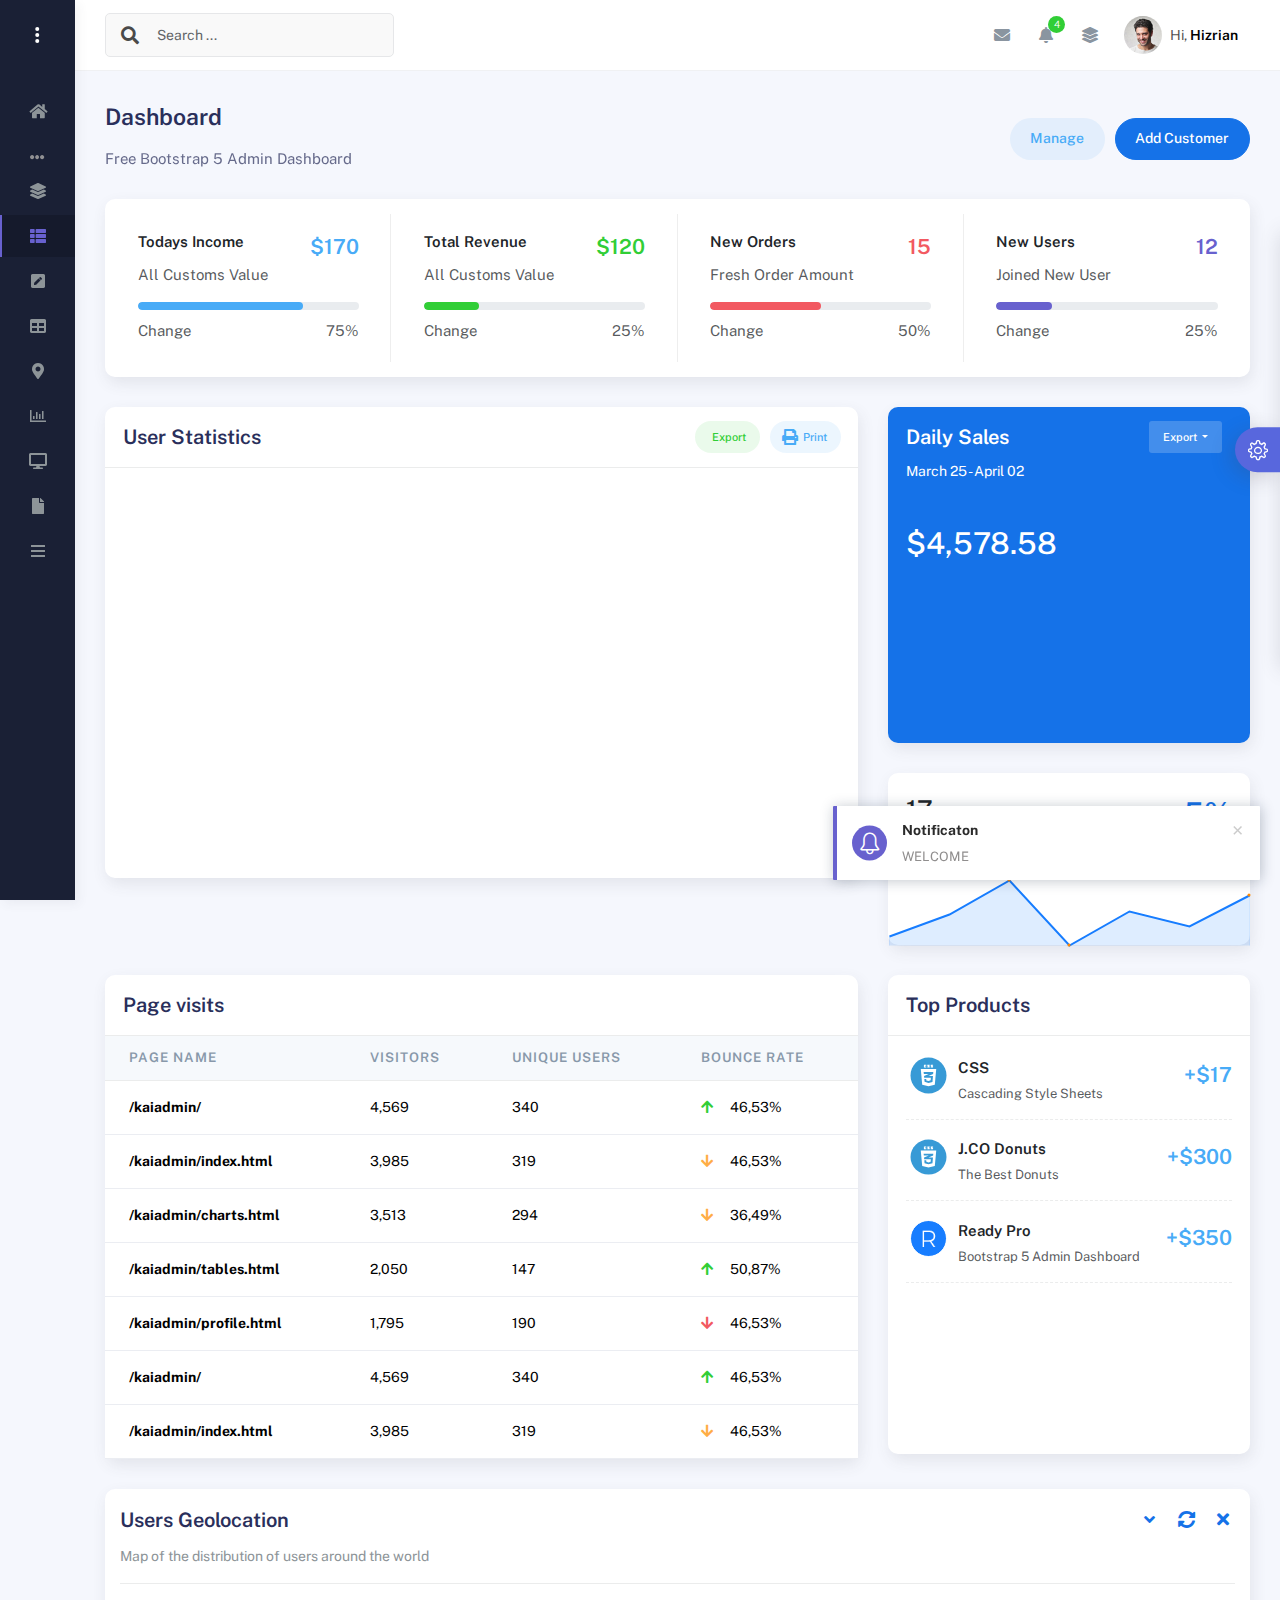
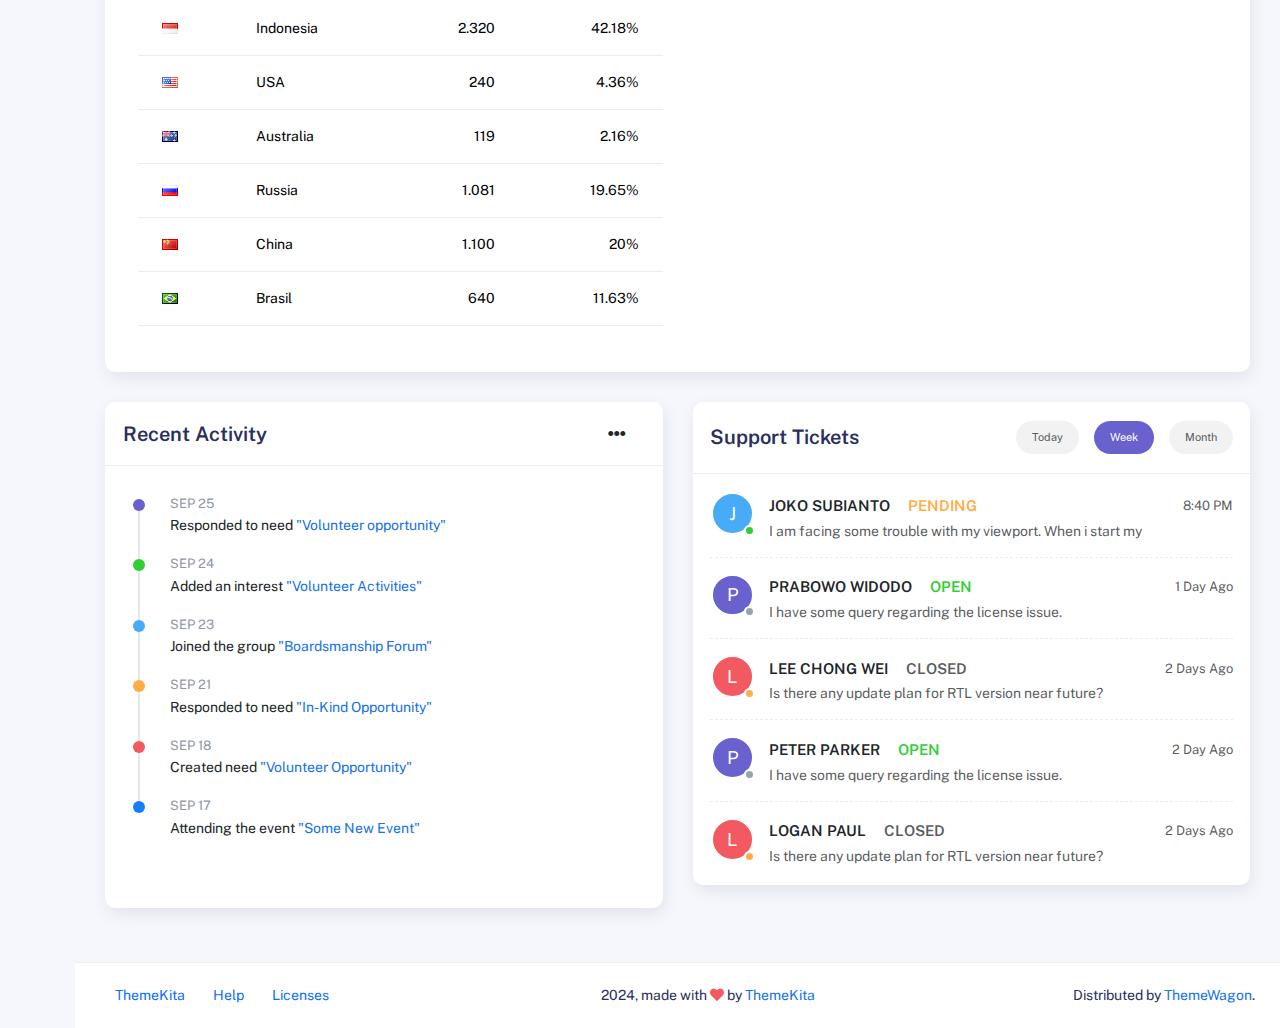
<file: icon-menu.html>
<!DOCTYPE html>
<html lang="en">
  <head>
    <meta http-equiv="X-UA-Compatible" content="IE=edge" />
    <title>Kaiadmin - Bootstrap 5 Admin Dashboard</title>
    <meta
      content="width=device-width, initial-scale=1.0, shrink-to-fit=no"
      name="viewport"
    />
    <link
      rel="icon"
      href="assets/img/kaiadmin/favicon.ico"
      type="image/x-icon"
    />

    <!-- Fonts and icons -->
    <script src="assets/js/plugin/webfont/webfont.min.js"></script>
    <script>
      WebFont.load({
        google: { families: ["Public Sans:300,400,500,600,700"] },
        custom: {
          families: [
            "Font Awesome 5 Solid",
            "Font Awesome 5 Regular",
            "Font Awesome 5 Brands",
            "simple-line-icons",
          ],
          urls: ["assets/css/fonts.min.css"],
        },
        active: function () {
          sessionStorage.fonts = true;
        },
      });
    </script>

    <!-- CSS Files -->
    <link rel="stylesheet" href="assets/css/bootstrap.min.css" />
    <link rel="stylesheet" href="assets/css/plugins.min.css" />
    <link rel="stylesheet" href="assets/css/kaiadmin.min.css" />

    <!-- CSS Just for demo purpose, don't include it in your project -->
    <link rel="stylesheet" href="assets/css/demo.css" />
  </head>
  <body>
    <div class="wrapper sidebar_minimize">
      <!-- Sidebar -->
      <div class="sidebar" data-background-color="dark">
        <div class="sidebar-logo">
          <!-- Logo Header -->
          <div class="logo-header" data-background-color="dark">
            <a href="index.html" class="logo">
              <img
                src="assets/img/kaiadmin/logo_light.svg"
                alt="navbar brand"
                class="navbar-brand"
                height="20"
              />
            </a>
            <div class="nav-toggle">
              <button class="btn btn-toggle toggle-sidebar">
                <i class="gg-menu-right"></i>
              </button>
              <button class="btn btn-toggle sidenav-toggler">
                <i class="gg-menu-left"></i>
              </button>
            </div>
            <button class="topbar-toggler more">
              <i class="gg-more-vertical-alt"></i>
            </button>
          </div>
          <!-- End Logo Header -->
        </div>
        <div class="sidebar-wrapper scrollbar scrollbar-inner">
          <div class="sidebar-content">
            <ul class="nav nav-secondary">
              <li class="nav-item">
                <a
                  data-bs-toggle="collapse"
                  href="#dashboard"
                  class="collapsed"
                  aria-expanded="false"
                >
                  <i class="fas fa-home"></i>
                  <p>Dashboard</p>
                  <span class="caret"></span>
                </a>
                <div class="collapse" id="dashboard">
                  <ul class="nav nav-collapse">
                    <li>
                      <a href="../demo1/index.html">
                        <span class="sub-item">Dashboard 1</span>
                      </a>
                    </li>
                  </ul>
                </div>
              </li>
              <li class="nav-section">
                <span class="sidebar-mini-icon">
                  <i class="fa fa-ellipsis-h"></i>
                </span>
                <h4 class="text-section">Components</h4>
              </li>
              <li class="nav-item">
                <a data-bs-toggle="collapse" href="#base">
                  <i class="fas fa-layer-group"></i>
                  <p>Base</p>
                  <span class="caret"></span>
                </a>
                <div class="collapse" id="base">
                  <ul class="nav nav-collapse">
                    <li>
                      <a href="components/avatars.html">
                        <span class="sub-item">Avatars</span>
                      </a>
                    </li>
                    <li>
                      <a href="components/buttons.html">
                        <span class="sub-item">Buttons</span>
                      </a>
                    </li>
                    <li>
                      <a href="components/gridsystem.html">
                        <span class="sub-item">Grid System</span>
                      </a>
                    </li>
                    <li>
                      <a href="components/panels.html">
                        <span class="sub-item">Panels</span>
                      </a>
                    </li>
                    <li>
                      <a href="components/notifications.html">
                        <span class="sub-item">Notifications</span>
                      </a>
                    </li>
                    <li>
                      <a href="components/sweetalert.html">
                        <span class="sub-item">Sweet Alert</span>
                      </a>
                    </li>
                    <li>
                      <a href="components/font-awesome-icons.html">
                        <span class="sub-item">Font Awesome Icons</span>
                      </a>
                    </li>
                    <li>
                      <a href="components/simple-line-icons.html">
                        <span class="sub-item">Simple Line Icons</span>
                      </a>
                    </li>
                    <li>
                      <a href="components/typography.html">
                        <span class="sub-item">Typography</span>
                      </a>
                    </li>
                  </ul>
                </div>
              </li>
              <li class="nav-item active submenu">
                <a data-bs-toggle="collapse" href="#sidebarLayouts">
                  <i class="fas fa-th-list"></i>
                  <p>Sidebar Layouts</p>
                  <span class="caret"></span>
                </a>
                <div class="collapse show" id="sidebarLayouts">
                  <ul class="nav nav-collapse">
                    <li>
                      <a href="sidebar-style-2.html">
                        <span class="sub-item">Sidebar Style 2</span>
                      </a>
                    </li>
                    <li class="active">
                      <a href="icon-menu.html">
                        <span class="sub-item">Icon Menu</span>
                      </a>
                    </li>
                  </ul>
                </div>
              </li>
              <li class="nav-item">
                <a data-bs-toggle="collapse" href="#forms">
                  <i class="fas fa-pen-square"></i>
                  <p>Forms</p>
                  <span class="caret"></span>
                </a>
                <div class="collapse" id="forms">
                  <ul class="nav nav-collapse">
                    <li>
                      <a href="forms/forms.html">
                        <span class="sub-item">Basic Form</span>
                      </a>
                    </li>
                  </ul>
                </div>
              </li>
              <li class="nav-item">
                <a data-bs-toggle="collapse" href="#tables">
                  <i class="fas fa-table"></i>
                  <p>Tables</p>
                  <span class="caret"></span>
                </a>
                <div class="collapse" id="tables">
                  <ul class="nav nav-collapse">
                    <li>
                      <a href="tables/tables.html">
                        <span class="sub-item">Basic Table</span>
                      </a>
                    </li>
                    <li>
                      <a href="tables/datatables.html">
                        <span class="sub-item">Datatables</span>
                      </a>
                    </li>
                  </ul>
                </div>
              </li>
              <li class="nav-item">
                <a data-bs-toggle="collapse" href="#maps">
                  <i class="fas fa-map-marker-alt"></i>
                  <p>Maps</p>
                  <span class="caret"></span>
                </a>
                <div class="collapse" id="maps">
                  <ul class="nav nav-collapse">
                    <li>
                      <a href="maps/googlemaps.html">
                        <span class="sub-item">Google Maps</span>
                      </a>
                    </li>
                    <li>
                      <a href="maps/jsvectormap.html">
                        <span class="sub-item">Jsvectormap</span>
                      </a>
                    </li>
                  </ul>
                </div>
              </li>
              <li class="nav-item">
                <a data-bs-toggle="collapse" href="#charts">
                  <i class="far fa-chart-bar"></i>
                  <p>Charts</p>
                  <span class="caret"></span>
                </a>
                <div class="collapse" id="charts">
                  <ul class="nav nav-collapse">
                    <li>
                      <a href="charts/charts.html">
                        <span class="sub-item">Chart Js</span>
                      </a>
                    </li>
                    <li>
                      <a href="charts/sparkline.html">
                        <span class="sub-item">Sparkline</span>
                      </a>
                    </li>
                  </ul>
                </div>
              </li>
              <li class="nav-item">
                <a href="widgets.html">
                  <i class="fas fa-desktop"></i>
                  <p>Widgets</p>
                  <span class="badge badge-success">4</span>
                </a>
              </li>
              <li class="nav-item">
                <a href="../../documentation/index.html">
                  <i class="fas fa-file"></i>
                  <p>Documentation</p>
                  <span class="badge badge-secondary">1</span>
                </a>
              </li>
              <li class="nav-item">
                <a data-bs-toggle="collapse" href="#submenu">
                  <i class="fas fa-bars"></i>
                  <p>Menu Levels</p>
                  <span class="caret"></span>
                </a>
                <div class="collapse" id="submenu">
                  <ul class="nav nav-collapse">
                    <li>
                      <a data-bs-toggle="collapse" href="#subnav1">
                        <span class="sub-item">Level 1</span>
                        <span class="caret"></span>
                      </a>
                      <div class="collapse" id="subnav1">
                        <ul class="nav nav-collapse subnav">
                          <li>
                            <a href="#">
                              <span class="sub-item">Level 2</span>
                            </a>
                          </li>
                          <li>
                            <a href="#">
                              <span class="sub-item">Level 2</span>
                            </a>
                          </li>
                        </ul>
                      </div>
                    </li>
                    <li>
                      <a data-bs-toggle="collapse" href="#subnav2">
                        <span class="sub-item">Level 1</span>
                        <span class="caret"></span>
                      </a>
                      <div class="collapse" id="subnav2">
                        <ul class="nav nav-collapse subnav">
                          <li>
                            <a href="#">
                              <span class="sub-item">Level 2</span>
                            </a>
                          </li>
                        </ul>
                      </div>
                    </li>
                    <li>
                      <a href="#">
                        <span class="sub-item">Level 1</span>
                      </a>
                    </li>
                  </ul>
                </div>
              </li>
            </ul>
          </div>
        </div>
      </div>
      <!-- End Sidebar -->

      <div class="main-panel">
        <div class="main-header">
          <div class="main-header-logo">
            <!-- Logo Header -->
            <div class="logo-header" data-background-color="dark">
              <a href="index.html" class="logo">
                <img
                  src="assets/img/kaiadmin/logo_light.svg"
                  alt="navbar brand"
                  class="navbar-brand"
                  height="20"
                />
              </a>
              <div class="nav-toggle">
                <button class="btn btn-toggle toggle-sidebar">
                  <i class="gg-menu-right"></i>
                </button>
                <button class="btn btn-toggle sidenav-toggler">
                  <i class="gg-menu-left"></i>
                </button>
              </div>
              <button class="topbar-toggler more">
                <i class="gg-more-vertical-alt"></i>
              </button>
            </div>
            <!-- End Logo Header -->
          </div>
          <!-- Navbar Header -->
          <nav
            class="navbar navbar-header navbar-header-transparent navbar-expand-lg border-bottom"
          >
            <div class="container-fluid">
              <nav
                class="navbar navbar-header-left navbar-expand-lg navbar-form nav-search p-0 d-none d-lg-flex"
              >
                <div class="input-group">
                  <div class="input-group-prepend">
                    <button type="submit" class="btn btn-search pe-1">
                      <i class="fa fa-search search-icon"></i>
                    </button>
                  </div>
                  <input
                    type="text"
                    placeholder="Search ..."
                    class="form-control"
                  />
                </div>
              </nav>

              <ul class="navbar-nav topbar-nav ms-md-auto align-items-center">
                <li
                  class="nav-item topbar-icon dropdown hidden-caret d-flex d-lg-none"
                >
                  <a
                    class="nav-link dropdown-toggle"
                    data-bs-toggle="dropdown"
                    href="#"
                    role="button"
                    aria-expanded="false"
                    aria-haspopup="true"
                  >
                    <i class="fa fa-search"></i>
                  </a>
                  <ul class="dropdown-menu dropdown-search animated fadeIn">
                    <form class="navbar-left navbar-form nav-search">
                      <div class="input-group">
                        <input
                          type="text"
                          placeholder="Search ..."
                          class="form-control"
                        />
                      </div>
                    </form>
                  </ul>
                </li>
                <li class="nav-item topbar-icon dropdown hidden-caret">
                  <a
                    class="nav-link dropdown-toggle"
                    href="#"
                    id="messageDropdown"
                    role="button"
                    data-bs-toggle="dropdown"
                    aria-haspopup="true"
                    aria-expanded="false"
                  >
                    <i class="fa fa-envelope"></i>
                  </a>
                  <ul
                    class="dropdown-menu messages-notif-box animated fadeIn"
                    aria-labelledby="messageDropdown"
                  >
                    <li>
                      <div
                        class="dropdown-title d-flex justify-content-between align-items-center"
                      >
                        Messages
                        <a href="#" class="small">Mark all as read</a>
                      </div>
                    </li>
                    <li>
                      <div class="message-notif-scroll scrollbar-outer">
                        <div class="notif-center">
                          <a href="#">
                            <div class="notif-img">
                              <img
                                src="assets/img/jm_denis.jpg"
                                alt="Img Profile"
                              />
                            </div>
                            <div class="notif-content">
                              <span class="subject">Jimmy Denis</span>
                              <span class="block"> How are you ? </span>
                              <span class="time">5 minutes ago</span>
                            </div>
                          </a>
                          <a href="#">
                            <div class="notif-img">
                              <img
                                src="assets/img/chadengle.jpg"
                                alt="Img Profile"
                              />
                            </div>
                            <div class="notif-content">
                              <span class="subject">Chad</span>
                              <span class="block"> Ok, Thanks ! </span>
                              <span class="time">12 minutes ago</span>
                            </div>
                          </a>
                          <a href="#">
                            <div class="notif-img">
                              <img
                                src="assets/img/mlane.jpg"
                                alt="Img Profile"
                              />
                            </div>
                            <div class="notif-content">
                              <span class="subject">Jhon Doe</span>
                              <span class="block">
                                Ready for the meeting today...
                              </span>
                              <span class="time">12 minutes ago</span>
                            </div>
                          </a>
                          <a href="#">
                            <div class="notif-img">
                              <img
                                src="assets/img/talha.jpg"
                                alt="Img Profile"
                              />
                            </div>
                            <div class="notif-content">
                              <span class="subject">Talha</span>
                              <span class="block"> Hi, Apa Kabar ? </span>
                              <span class="time">17 minutes ago</span>
                            </div>
                          </a>
                        </div>
                      </div>
                    </li>
                    <li>
                      <a class="see-all" href="javascript:void(0);"
                        >See all messages<i class="fa fa-angle-right"></i>
                      </a>
                    </li>
                  </ul>
                </li>
                <li class="nav-item topbar-icon dropdown hidden-caret">
                  <a
                    class="nav-link dropdown-toggle"
                    href="#"
                    id="notifDropdown"
                    role="button"
                    data-bs-toggle="dropdown"
                    aria-haspopup="true"
                    aria-expanded="false"
                  >
                    <i class="fa fa-bell"></i>
                    <span class="notification">4</span>
                  </a>
                  <ul
                    class="dropdown-menu notif-box animated fadeIn"
                    aria-labelledby="notifDropdown"
                  >
                    <li>
                      <div class="dropdown-title">
                        You have 4 new notification
                      </div>
                    </li>
                    <li>
                      <div class="notif-scroll scrollbar-outer">
                        <div class="notif-center">
                          <a href="#">
                            <div class="notif-icon notif-primary">
                              <i class="fa fa-user-plus"></i>
                            </div>
                            <div class="notif-content">
                              <span class="block"> New user registered </span>
                              <span class="time">5 minutes ago</span>
                            </div>
                          </a>
                          <a href="#">
                            <div class="notif-icon notif-success">
                              <i class="fa fa-comment"></i>
                            </div>
                            <div class="notif-content">
                              <span class="block">
                                Rahmad commented on Admin
                              </span>
                              <span class="time">12 minutes ago</span>
                            </div>
                          </a>
                          <a href="#">
                            <div class="notif-img">
                              <img
                                src="assets/img/profile2.jpg"
                                alt="Img Profile"
                              />
                            </div>
                            <div class="notif-content">
                              <span class="block">
                                Reza send messages to you
                              </span>
                              <span class="time">12 minutes ago</span>
                            </div>
                          </a>
                          <a href="#">
                            <div class="notif-icon notif-danger">
                              <i class="fa fa-heart"></i>
                            </div>
                            <div class="notif-content">
                              <span class="block"> Farrah liked Admin </span>
                              <span class="time">17 minutes ago</span>
                            </div>
                          </a>
                        </div>
                      </div>
                    </li>
                    <li>
                      <a class="see-all" href="javascript:void(0);"
                        >See all notifications<i class="fa fa-angle-right"></i>
                      </a>
                    </li>
                  </ul>
                </li>
                <li class="nav-item topbar-icon dropdown hidden-caret">
                  <a
                    class="nav-link"
                    data-bs-toggle="dropdown"
                    href="#"
                    aria-expanded="false"
                  >
                    <i class="fas fa-layer-group"></i>
                  </a>
                  <div class="dropdown-menu quick-actions animated fadeIn">
                    <div class="quick-actions-header">
                      <span class="title mb-1">Quick Actions</span>
                      <span class="subtitle op-7">Shortcuts</span>
                    </div>
                    <div class="quick-actions-scroll scrollbar-outer">
                      <div class="quick-actions-items">
                        <div class="row m-0">
                          <a class="col-6 col-md-4 p-0" href="#">
                            <div class="quick-actions-item">
                              <div class="avatar-item bg-danger rounded-circle">
                                <i class="far fa-calendar-alt"></i>
                              </div>
                              <span class="text">Calendar</span>
                            </div>
                          </a>
                          <a class="col-6 col-md-4 p-0" href="#">
                            <div class="quick-actions-item">
                              <div
                                class="avatar-item bg-warning rounded-circle"
                              >
                                <i class="fas fa-map"></i>
                              </div>
                              <span class="text">Maps</span>
                            </div>
                          </a>
                          <a class="col-6 col-md-4 p-0" href="#">
                            <div class="quick-actions-item">
                              <div class="avatar-item bg-info rounded-circle">
                                <i class="fas fa-file-excel"></i>
                              </div>
                              <span class="text">Reports</span>
                            </div>
                          </a>
                          <a class="col-6 col-md-4 p-0" href="#">
                            <div class="quick-actions-item">
                              <div
                                class="avatar-item bg-success rounded-circle"
                              >
                                <i class="fas fa-envelope"></i>
                              </div>
                              <span class="text">Emails</span>
                            </div>
                          </a>
                          <a class="col-6 col-md-4 p-0" href="#">
                            <div class="quick-actions-item">
                              <div
                                class="avatar-item bg-primary rounded-circle"
                              >
                                <i class="fas fa-file-invoice-dollar"></i>
                              </div>
                              <span class="text">Invoice</span>
                            </div>
                          </a>
                          <a class="col-6 col-md-4 p-0" href="#">
                            <div class="quick-actions-item">
                              <div
                                class="avatar-item bg-secondary rounded-circle"
                              >
                                <i class="fas fa-credit-card"></i>
                              </div>
                              <span class="text">Payments</span>
                            </div>
                          </a>
                        </div>
                      </div>
                    </div>
                  </div>
                </li>

                <li class="nav-item topbar-user dropdown hidden-caret">
                  <a
                    class="dropdown-toggle profile-pic"
                    data-bs-toggle="dropdown"
                    href="#"
                    aria-expanded="false"
                  >
                    <div class="avatar-sm">
                      <img
                        src="assets/img/profile.jpg"
                        alt="..."
                        class="avatar-img rounded-circle"
                      />
                    </div>
                    <span class="profile-username">
                      <span class="op-7">Hi,</span>
                      <span class="fw-bold">Hizrian</span>
                    </span>
                  </a>
                  <ul class="dropdown-menu dropdown-user animated fadeIn">
                    <div class="dropdown-user-scroll scrollbar-outer">
                      <li>
                        <div class="user-box">
                          <div class="avatar-lg">
                            <img
                              src="assets/img/profile.jpg"
                              alt="image profile"
                              class="avatar-img rounded"
                            />
                          </div>
                          <div class="u-text">
                            <h4>Hizrian</h4>
                            <p class="text-muted">hello@example.com</p>
                            <a
                              href="profile.html"
                              class="btn btn-xs btn-secondary btn-sm"
                              >View Profile</a
                            >
                          </div>
                        </div>
                      </li>
                      <li>
                        <div class="dropdown-divider"></div>
                        <a class="dropdown-item" href="#">My Profile</a>
                        <a class="dropdown-item" href="#">My Balance</a>
                        <a class="dropdown-item" href="#">Inbox</a>
                        <div class="dropdown-divider"></div>
                        <a class="dropdown-item" href="#">Account Setting</a>
                        <div class="dropdown-divider"></div>
                        <a class="dropdown-item" href="#">Logout</a>
                      </li>
                    </div>
                  </ul>
                </li>
              </ul>
            </div>
          </nav>
          <!-- End Navbar -->
        </div>

        <div class="container">
          <div class="page-inner">
            <div
              class="d-flex align-items-left align-items-md-center flex-column flex-md-row pt-2 pb-4"
            >
              <div>
                <h3 class="fw-bold mb-3">Dashboard</h3>
                <h6 class="op-7 mb-2">Free Bootstrap 5 Admin Dashboard</h6>
              </div>
              <div class="ms-md-auto py-2 py-md-0">
                <a href="#" class="btn btn-label-info btn-round me-2">Manage</a>
                <a href="#" class="btn btn-primary btn-round">Add Customer</a>
              </div>
            </div>
            <div class="row row-card-no-pd">
              <div class="col-12 col-sm-6 col-md-6 col-xl-3">
                <div class="card">
                  <div class="card-body">
                    <div class="d-flex justify-content-between">
                      <div>
                        <h6><b>Todays Income</b></h6>
                        <p class="text-muted">All Customs Value</p>
                      </div>
                      <h4 class="text-info fw-bold">$170</h4>
                    </div>
                    <div class="progress progress-sm">
                      <div
                        class="progress-bar bg-info w-75"
                        role="progressbar"
                        aria-valuenow="75"
                        aria-valuemin="0"
                        aria-valuemax="100"
                      ></div>
                    </div>
                    <div class="d-flex justify-content-between mt-2">
                      <p class="text-muted mb-0">Change</p>
                      <p class="text-muted mb-0">75%</p>
                    </div>
                  </div>
                </div>
              </div>
              <div class="col-12 col-sm-6 col-md-6 col-xl-3">
                <div class="card">
                  <div class="card-body">
                    <div class="d-flex justify-content-between">
                      <div>
                        <h6><b>Total Revenue</b></h6>
                        <p class="text-muted">All Customs Value</p>
                      </div>
                      <h4 class="text-success fw-bold">$120</h4>
                    </div>
                    <div class="progress progress-sm">
                      <div
                        class="progress-bar bg-success w-25"
                        role="progressbar"
                        aria-valuenow="25"
                        aria-valuemin="0"
                        aria-valuemax="100"
                      ></div>
                    </div>
                    <div class="d-flex justify-content-between mt-2">
                      <p class="text-muted mb-0">Change</p>
                      <p class="text-muted mb-0">25%</p>
                    </div>
                  </div>
                </div>
              </div>
              <div class="col-12 col-sm-6 col-md-6 col-xl-3">
                <div class="card">
                  <div class="card-body">
                    <div class="d-flex justify-content-between">
                      <div>
                        <h6><b>New Orders</b></h6>
                        <p class="text-muted">Fresh Order Amount</p>
                      </div>
                      <h4 class="text-danger fw-bold">15</h4>
                    </div>
                    <div class="progress progress-sm">
                      <div
                        class="progress-bar bg-danger w-50"
                        role="progressbar"
                        aria-valuenow="50"
                        aria-valuemin="0"
                        aria-valuemax="100"
                      ></div>
                    </div>
                    <div class="d-flex justify-content-between mt-2">
                      <p class="text-muted mb-0">Change</p>
                      <p class="text-muted mb-0">50%</p>
                    </div>
                  </div>
                </div>
              </div>
              <div class="col-12 col-sm-6 col-md-6 col-xl-3">
                <div class="card">
                  <div class="card-body">
                    <div class="d-flex justify-content-between">
                      <div>
                        <h6><b>New Users</b></h6>
                        <p class="text-muted">Joined New User</p>
                      </div>
                      <h4 class="text-secondary fw-bold">12</h4>
                    </div>
                    <div class="progress progress-sm">
                      <div
                        class="progress-bar bg-secondary w-25"
                        role="progressbar"
                        aria-valuenow="25"
                        aria-valuemin="0"
                        aria-valuemax="100"
                      ></div>
                    </div>
                    <div class="d-flex justify-content-between mt-2">
                      <p class="text-muted mb-0">Change</p>
                      <p class="text-muted mb-0">25%</p>
                    </div>
                  </div>
                </div>
              </div>
            </div>
            <div class="row">
              <div class="col-md-8">
                <div class="card">
                  <div class="card-header">
                    <div class="card-head-row">
                      <div class="card-title">User Statistics</div>
                      <div class="card-tools">
                        <a
                          href="#"
                          class="btn btn-label-success btn-round btn-sm me-2"
                        >
                          <span class="btn-label">
                            <i class="fa fa-pencil"></i>
                          </span>
                          Export
                        </a>
                        <a href="#" class="btn btn-label-info btn-round btn-sm">
                          <span class="btn-label">
                            <i class="fa fa-print"></i>
                          </span>
                          Print
                        </a>
                      </div>
                    </div>
                  </div>
                  <div class="card-body">
                    <div class="chart-container" style="min-height: 375px">
                      <canvas id="statisticsChart"></canvas>
                    </div>
                    <div id="myChartLegend"></div>
                  </div>
                </div>
              </div>
              <div class="col-md-4">
                <div class="card card-primary">
                  <div class="card-header">
                    <div class="card-head-row">
                      <div class="card-title">Daily Sales</div>
                      <div class="card-tools">
                        <div class="dropdown">
                          <button
                            class="btn btn-sm btn-label-light dropdown-toggle"
                            type="button"
                            id="dropdownMenuButton"
                            data-bs-toggle="dropdown"
                            aria-haspopup="true"
                            aria-expanded="false"
                          >
                            Export
                          </button>
                          <div
                            class="dropdown-menu"
                            aria-labelledby="dropdownMenuButton"
                          >
                            <a class="dropdown-item" href="#">Action</a>
                            <a class="dropdown-item" href="#">Another action</a>
                            <a class="dropdown-item" href="#"
                              >Something else here</a
                            >
                          </div>
                        </div>
                      </div>
                    </div>
                    <div class="card-category">March 25 - April 02</div>
                  </div>
                  <div class="card-body pb-0">
                    <div class="mb-4 mt-2">
                      <h1>$4,578.58</h1>
                    </div>
                    <div class="pull-in">
                      <canvas id="dailySalesChart"></canvas>
                    </div>
                  </div>
                </div>
                <div class="card">
                  <div class="card-body pb-0">
                    <div class="h1 fw-bold float-end text-primary">+5%</div>
                    <h2 class="mb-2">17</h2>
                    <p class="text-muted">Users online</p>
                    <div class="pull-in sparkline-fix">
                      <div id="lineChart"></div>
                    </div>
                  </div>
                </div>
              </div>
            </div>
            <!-- <div class="row">
						<div class="col-md-4">
							<div class="card">
								<div class="card-body pb-0">
									<div class="h1 fw-bold float-end text-primary">+5%</div>
									<h2 class="mb-2">17</h2>
									<p class="text-muted">Users online</p>
									<div class="pull-in sparkline-fix">
										<div id="lineChart"></div>
									</div>
								</div>
							</div>
						</div>
						<div class="col-md-4">
							<div class="card">
								<div class="card-body pb-0">
									<div class="h1 fw-bold float-end text-danger">-3%</div>
									<h2 class="mb-2">27</h2>
									<p class="text-muted">New Users</p>
									<div class="pull-in sparkline-fix">
										<div id="lineChart2"></div>
									</div>
								</div>
							</div>
						</div>
						<div class="col-md-4">
							<div class="card">
								<div class="card-body pb-0">
									<div class="h1 fw-bold float-end text-warning">+7%</div>
									<h2 class="mb-2">213</h2>
									<p class="text-muted">Transactions</p>
									<div class="pull-in sparkline-fix">
										<div id="lineChart3"></div>
									</div>
								</div>
							</div>
						</div>
					</div> -->
            <!-- <div class="row">
						<div class="col-md-4">
							<div class="card">
								<div class="card-header">
									<div class="card-title">Top Products</div>
								</div>
								<div class="card-body pb-0">
									<div class="d-flex">
										<div class="avatar">
											<img src="assets/img/logoproduct.svg" alt="..." class="avatar-img rounded-circle">
										</div>
										<div class="flex-1 pt-1 ms-2">
											<h6 class="fw-bold mb-1">CSS</h6>
											<small class="text-muted">Cascading Style Sheets</small>
										</div>
										<div class="d-flex ms-auto align-items-center">
											<h4 class="text-info fw-bold">+$17</h4>
										</div>
									</div>
									<div class="separator-dashed"></div>
									<div class="d-flex">
										<div class="avatar">
											<img src="assets/img/logoproduct.svg" alt="..." class="avatar-img rounded-circle">
										</div>
										<div class="flex-1 pt-1 ms-2">
											<h6 class="fw-bold mb-1">J.CO Donuts</h6>
											<small class="text-muted">The Best Donuts</small>
										</div>
										<div class="d-flex ms-auto align-items-center">
											<h4 class="text-info fw-bold">+$300</h4>
										</div>
									</div>
									<div class="separator-dashed"></div>
									<div class="d-flex">
										<div class="avatar">
											<img src="assets/img/logoproduct3.svg" alt="..." class="avatar-img rounded-circle">
										</div>
										<div class="flex-1 pt-1 ms-2">
											<h6 class="fw-bold mb-1">Ready Pro</h6>
											<small class="text-muted">Bootstrap 5 Admin Dashboard</small>
										</div>
										<div class="d-flex ms-auto align-items-center">
											<h4 class="text-info fw-bold">+$350</h4>
										</div>
									</div>
									<div class="separator-dashed"></div>
									<div class="pull-in">
										<canvas id="topProductsChart"></canvas>
									</div>
								</div>
							</div>
						</div>
						<div class="col-md-4">
							<div class="card">
								<div class="card-body">
									<div class="card-title fw-mediumbold">Suggested People</div>
									<div class="card-list">
										<div class="item-list">
											<div class="avatar">
												<img src="assets/img/jm_denis.jpg" alt="..." class="avatar-img rounded-circle">
											</div>
											<div class="info-user ms-3">
												<div class="username">Jimmy Denis</div>
												<div class="status">Graphic Designer</div>
											</div>
											<button class="btn btn-icon btn-primary btn-round btn-xs">
												<i class="fa fa-plus"></i>
											</button>
										</div>
										<div class="item-list">
											<div class="avatar">
												<img src="assets/img/chadengle.jpg" alt="..." class="avatar-img rounded-circle">
											</div>
											<div class="info-user ms-3">
												<div class="username">Chad</div>
												<div class="status">CEO Zeleaf</div>
											</div>
											<button class="btn btn-icon btn-primary btn-round btn-xs">
												<i class="fa fa-plus"></i>
											</button>
										</div>
										<div class="item-list">
											<div class="avatar">
												<img src="assets/img/talha.jpg" alt="..." class="avatar-img rounded-circle">
											</div>
											<div class="info-user ms-3">
												<div class="username">Talha</div>
												<div class="status">Front End Designer</div>
											</div>
											<button class="btn btn-icon btn-primary btn-round btn-xs">
												<i class="fa fa-plus"></i>
											</button>
										</div>
										<div class="item-list">
											<div class="avatar">
												<img src="assets/img/mlane.jpg" alt="..." class="avatar-img rounded-circle">
											</div>
											<div class="info-user ms-3">
												<div class="username">John Doe</div>
												<div class="status">Back End Developer</div>
											</div>
											<button class="btn btn-icon btn-primary btn-round btn-xs">
												<i class="fa fa-plus"></i>
											</button>
										</div>
										<div class="item-list">
											<div class="avatar">
												<img src="assets/img/talha.jpg" alt="..." class="avatar-img rounded-circle">
											</div>
											<div class="info-user ms-3">
												<div class="username">Talha</div>
												<div class="status">Front End Designer</div>
											</div>
											<button class="btn btn-icon btn-primary btn-round btn-xs">
												<i class="fa fa-plus"></i>
											</button>
										</div>
										<div class="item-list">
											<div class="avatar">
												<img src="assets/img/jm_denis.jpg" alt="..." class="avatar-img rounded-circle">
											</div>
											<div class="info-user ms-3">
												<div class="username">Jimmy Denis</div>
												<div class="status">Graphic Designer</div>
											</div>
											<button class="btn btn-icon btn-primary btn-round btn-xs">
												<i class="fa fa-plus"></i>
											</button>
										</div>
									</div>
								</div>
							</div>
						</div>
						<div class="col-md-4">
							<div class="card card-primary bg-primary-gradient">
								<div class="card-body">
									<h5 class="mt-3 b-b1 pb-2 mb-4 fw-bold">Active user right now</h5>
									<h1 class="mb-4 fw-bold">17</h1>
									<h5 class="mt-3 b-b1 pb-2 mb-5 fw-bold">Page view per minutes</h5>
									<div id="activeUsersChart"></div>
									<h5 class="mt-5 pb-3 mb-0 fw-bold">Top active pages</h5>
									<ul class="list-unstyled">
										<li class="d-flex justify-content-between pb-1 pt-1"><small>/product/readypro/index.html</small> <span>7</span></li>
										<li class="d-flex justify-content-between pb-1 pt-1"><small>/product/kaiadmin/demo.html</small> <span>10</span></li>
									</ul>
								</div>
							</div>
						</div>
					</div> -->
            <div class="row">
              <div class="col-md-8">
                <div class="card">
                  <div class="card-header">
                    <div class="card-title">Page visits</div>
                  </div>
                  <div class="card-body p-0">
                    <div class="table-responsive">
                      <!-- Projects table -->
                      <table class="table align-items-center mb-0">
                        <thead class="thead-light">
                          <tr>
                            <th scope="col">Page name</th>
                            <th scope="col">Visitors</th>
                            <th scope="col">Unique users</th>
                            <th scope="col">Bounce rate</th>
                          </tr>
                        </thead>
                        <tbody>
                          <tr>
                            <th scope="row">/kaiadmin/</th>
                            <td>4,569</td>
                            <td>340</td>
                            <td>
                              <i class="fas fa-arrow-up text-success me-3"></i>
                              46,53%
                            </td>
                          </tr>
                          <tr>
                            <th scope="row">/kaiadmin/index.html</th>
                            <td>3,985</td>
                            <td>319</td>
                            <td>
                              <i
                                class="fas fa-arrow-down text-warning me-3"
                              ></i>
                              46,53%
                            </td>
                          </tr>
                          <tr>
                            <th scope="row">/kaiadmin/charts.html</th>
                            <td>3,513</td>
                            <td>294</td>
                            <td>
                              <i
                                class="fas fa-arrow-down text-warning me-3"
                              ></i>
                              36,49%
                            </td>
                          </tr>
                          <tr>
                            <th scope="row">/kaiadmin/tables.html</th>
                            <td>2,050</td>
                            <td>147</td>
                            <td>
                              <i class="fas fa-arrow-up text-success me-3"></i>
                              50,87%
                            </td>
                          </tr>
                          <tr>
                            <th scope="row">/kaiadmin/profile.html</th>
                            <td>1,795</td>
                            <td>190</td>
                            <td>
                              <i class="fas fa-arrow-down text-danger me-3"></i>
                              46,53%
                            </td>
                          </tr>
                          <tr>
                            <th scope="row">/kaiadmin/</th>
                            <td>4,569</td>
                            <td>340</td>
                            <td>
                              <i class="fas fa-arrow-up text-success me-3"></i>
                              46,53%
                            </td>
                          </tr>
                          <tr>
                            <th scope="row">/kaiadmin/index.html</th>
                            <td>3,985</td>
                            <td>319</td>
                            <td>
                              <i
                                class="fas fa-arrow-down text-warning me-3"
                              ></i>
                              46,53%
                            </td>
                          </tr>
                        </tbody>
                      </table>
                    </div>
                  </div>
                </div>
              </div>
              <div class="col-md-4">
                <div class="card">
                  <div class="card-header">
                    <div class="card-title">Top Products</div>
                  </div>
                  <div class="card-body pb-0">
                    <div class="d-flex">
                      <div class="avatar">
                        <img
                          src="assets/img/logoproduct.svg"
                          alt="..."
                          class="avatar-img rounded-circle"
                        />
                      </div>
                      <div class="flex-1 pt-1 ms-2">
                        <h6 class="fw-bold mb-1">CSS</h6>
                        <small class="text-muted">Cascading Style Sheets</small>
                      </div>
                      <div class="d-flex ms-auto align-items-center">
                        <h4 class="text-info fw-bold">+$17</h4>
                      </div>
                    </div>
                    <div class="separator-dashed"></div>
                    <div class="d-flex">
                      <div class="avatar">
                        <img
                          src="assets/img/logoproduct.svg"
                          alt="..."
                          class="avatar-img rounded-circle"
                        />
                      </div>
                      <div class="flex-1 pt-1 ms-2">
                        <h6 class="fw-bold mb-1">J.CO Donuts</h6>
                        <small class="text-muted">The Best Donuts</small>
                      </div>
                      <div class="d-flex ms-auto align-items-center">
                        <h4 class="text-info fw-bold">+$300</h4>
                      </div>
                    </div>
                    <div class="separator-dashed"></div>
                    <div class="d-flex">
                      <div class="avatar">
                        <img
                          src="assets/img/logoproduct3.svg"
                          alt="..."
                          class="avatar-img rounded-circle"
                        />
                      </div>
                      <div class="flex-1 pt-1 ms-2">
                        <h6 class="fw-bold mb-1">Ready Pro</h6>
                        <small class="text-muted"
                          >Bootstrap 5 Admin Dashboard</small
                        >
                      </div>
                      <div class="d-flex ms-auto align-items-center">
                        <h4 class="text-info fw-bold">+$350</h4>
                      </div>
                    </div>
                    <div class="separator-dashed"></div>
                    <div class="pull-in">
                      <canvas id="topProductsChart"></canvas>
                    </div>
                  </div>
                </div>
              </div>
            </div>
            <div class="row row-card-no-pd">
              <div class="col-md-12">
                <div class="card">
                  <div class="card-header">
                    <div class="card-head-row card-tools-still-right">
                      <h4 class="card-title">Users Geolocation</h4>
                      <div class="card-tools">
                        <button
                          class="btn btn-icon btn-link btn-primary btn-xs"
                        >
                          <span class="fa fa-angle-down"></span>
                        </button>
                        <button
                          class="btn btn-icon btn-link btn-primary btn-xs btn-refresh-card"
                        >
                          <span class="fa fa-sync-alt"></span>
                        </button>
                        <button
                          class="btn btn-icon btn-link btn-primary btn-xs"
                        >
                          <span class="fa fa-times"></span>
                        </button>
                      </div>
                    </div>
                    <p class="card-category">
                      Map of the distribution of users around the world
                    </p>
                  </div>
                  <div class="card-body">
                    <div class="row">
                      <div class="col-md-6">
                        <div class="table-responsive table-hover table-sales">
                          <table class="table">
                            <tbody>
                              <tr>
                                <td>
                                  <div class="flag">
                                    <img
                                      src="assets/img/flags/id.png"
                                      alt="indonesia"
                                    />
                                  </div>
                                </td>
                                <td>Indonesia</td>
                                <td class="text-end">2.320</td>
                                <td class="text-end">42.18%</td>
                              </tr>
                              <tr>
                                <td>
                                  <div class="flag">
                                    <img
                                      src="assets/img/flags/us.png"
                                      alt="united states"
                                    />
                                  </div>
                                </td>
                                <td>USA</td>
                                <td class="text-end">240</td>
                                <td class="text-end">4.36%</td>
                              </tr>
                              <tr>
                                <td>
                                  <div class="flag">
                                    <img
                                      src="assets/img/flags/au.png"
                                      alt="australia"
                                    />
                                  </div>
                                </td>
                                <td>Australia</td>
                                <td class="text-end">119</td>
                                <td class="text-end">2.16%</td>
                              </tr>
                              <tr>
                                <td>
                                  <div class="flag">
                                    <img
                                      src="assets/img/flags/ru.png"
                                      alt="russia"
                                    />
                                  </div>
                                </td>
                                <td>Russia</td>
                                <td class="text-end">1.081</td>
                                <td class="text-end">19.65%</td>
                              </tr>
                              <tr>
                                <td>
                                  <div class="flag">
                                    <img
                                      src="assets/img/flags/cn.png"
                                      alt="china"
                                    />
                                  </div>
                                </td>
                                <td>China</td>
                                <td class="text-end">1.100</td>
                                <td class="text-end">20%</td>
                              </tr>
                              <tr>
                                <td>
                                  <div class="flag">
                                    <img
                                      src="assets/img/flags/br.png"
                                      alt="brazil"
                                    />
                                  </div>
                                </td>
                                <td>Brasil</td>
                                <td class="text-end">640</td>
                                <td class="text-end">11.63%</td>
                              </tr>
                            </tbody>
                          </table>
                        </div>
                      </div>
                      <div class="col-md-6">
                        <div class="mapcontainer">
                          <div
                            id="world-map"
                            class="w-100"
                            style="height: 300px"
                          ></div>
                        </div>
                      </div>
                    </div>
                  </div>
                </div>
              </div>
            </div>
            <div class="row">
              <div class="col-md-6">
                <div class="card">
                  <div class="card-header">
                    <div class="card-head-row card-tools-still-right">
                      <div class="card-title">Recent Activity</div>
                      <div class="card-tools">
                        <div class="dropdown">
                          <button
                            class="btn btn-icon btn-clean"
                            type="button"
                            id="dropdownMenuButton"
                            data-bs-toggle="dropdown"
                            aria-haspopup="true"
                            aria-expanded="false"
                          >
                            <i class="fas fa-ellipsis-h"></i>
                          </button>
                          <div
                            class="dropdown-menu"
                            aria-labelledby="dropdownMenuButton"
                          >
                            <a class="dropdown-item" href="#">Action</a>
                            <a class="dropdown-item" href="#">Another action</a>
                            <a class="dropdown-item" href="#"
                              >Something else here</a
                            >
                          </div>
                        </div>
                      </div>
                    </div>
                  </div>
                  <div class="card-body">
                    <ol class="activity-feed">
                      <li class="feed-item feed-item-secondary">
                        <time class="date" datetime="9-25">Sep 25</time>
                        <span class="text"
                          >Responded to need
                          <a href="#">"Volunteer opportunity"</a></span
                        >
                      </li>
                      <li class="feed-item feed-item-success">
                        <time class="date" datetime="9-24">Sep 24</time>
                        <span class="text"
                          >Added an interest
                          <a href="#">"Volunteer Activities"</a></span
                        >
                      </li>
                      <li class="feed-item feed-item-info">
                        <time class="date" datetime="9-23">Sep 23</time>
                        <span class="text"
                          >Joined the group
                          <a href="single-group.php"
                            >"Boardsmanship Forum"</a
                          ></span
                        >
                      </li>
                      <li class="feed-item feed-item-warning">
                        <time class="date" datetime="9-21">Sep 21</time>
                        <span class="text"
                          >Responded to need
                          <a href="#">"In-Kind Opportunity"</a></span
                        >
                      </li>
                      <li class="feed-item feed-item-danger">
                        <time class="date" datetime="9-18">Sep 18</time>
                        <span class="text"
                          >Created need
                          <a href="#">"Volunteer Opportunity"</a></span
                        >
                      </li>
                      <li class="feed-item">
                        <time class="date" datetime="9-17">Sep 17</time>
                        <span class="text"
                          >Attending the event
                          <a href="single-event.php">"Some New Event"</a></span
                        >
                      </li>
                    </ol>
                  </div>
                </div>
              </div>
              <div class="col-md-6">
                <div class="card">
                  <div class="card-header">
                    <div class="card-head-row">
                      <div class="card-title">Support Tickets</div>
                      <div class="card-tools">
                        <ul
                          class="nav nav-pills nav-secondary nav-pills-no-bd nav-sm"
                          id="pills-tab"
                          role="tablist"
                        >
                          <li class="nav-item">
                            <a
                              class="nav-link"
                              id="pills-today"
                              data-bs-toggle="pill"
                              href="#pills-today"
                              role="tab"
                              aria-selected="true"
                              >Today</a
                            >
                          </li>
                          <li class="nav-item">
                            <a
                              class="nav-link active"
                              id="pills-week"
                              data-bs-toggle="pill"
                              href="#pills-week"
                              role="tab"
                              aria-selected="false"
                              >Week</a
                            >
                          </li>
                          <li class="nav-item">
                            <a
                              class="nav-link"
                              id="pills-month"
                              data-bs-toggle="pill"
                              href="#pills-month"
                              role="tab"
                              aria-selected="false"
                              >Month</a
                            >
                          </li>
                        </ul>
                      </div>
                    </div>
                  </div>
                  <div class="card-body">
                    <div class="d-flex">
                      <div class="avatar avatar-online">
                        <span
                          class="avatar-title rounded-circle border border-white bg-info"
                          >J</span
                        >
                      </div>
                      <div class="flex-1 ms-3 pt-1">
                        <h6 class="text-uppercase fw-bold mb-1">
                          Joko Subianto
                          <span class="text-warning ps-3">pending</span>
                        </h6>
                        <span class="text-muted"
                          >I am facing some trouble with my viewport. When i
                          start my</span
                        >
                      </div>
                      <div class="float-end pt-1">
                        <small class="text-muted">8:40 PM</small>
                      </div>
                    </div>
                    <div class="separator-dashed"></div>
                    <div class="d-flex">
                      <div class="avatar avatar-offline">
                        <span
                          class="avatar-title rounded-circle border border-white bg-secondary"
                          >P</span
                        >
                      </div>
                      <div class="flex-1 ms-3 pt-1">
                        <h6 class="text-uppercase fw-bold mb-1">
                          Prabowo Widodo
                          <span class="text-success ps-3">open</span>
                        </h6>
                        <span class="text-muted"
                          >I have some query regarding the license issue.</span
                        >
                      </div>
                      <div class="float-end pt-1">
                        <small class="text-muted">1 Day Ago</small>
                      </div>
                    </div>
                    <div class="separator-dashed"></div>
                    <div class="d-flex">
                      <div class="avatar avatar-away">
                        <span
                          class="avatar-title rounded-circle border border-white bg-danger"
                          >L</span
                        >
                      </div>
                      <div class="flex-1 ms-3 pt-1">
                        <h6 class="text-uppercase fw-bold mb-1">
                          Lee Chong Wei
                          <span class="text-muted ps-3">closed</span>
                        </h6>
                        <span class="text-muted"
                          >Is there any update plan for RTL version near
                          future?</span
                        >
                      </div>
                      <div class="float-end pt-1">
                        <small class="text-muted">2 Days Ago</small>
                      </div>
                    </div>
                    <div class="separator-dashed"></div>
                    <div class="d-flex">
                      <div class="avatar avatar-offline">
                        <span
                          class="avatar-title rounded-circle border border-white bg-secondary"
                          >P</span
                        >
                      </div>
                      <div class="flex-1 ms-3 pt-1">
                        <h6 class="text-uppercase fw-bold mb-1">
                          Peter Parker
                          <span class="text-success ps-3">open</span>
                        </h6>
                        <span class="text-muted"
                          >I have some query regarding the license issue.</span
                        >
                      </div>
                      <div class="float-end pt-1">
                        <small class="text-muted">2 Day Ago</small>
                      </div>
                    </div>
                    <div class="separator-dashed"></div>
                    <div class="d-flex">
                      <div class="avatar avatar-away">
                        <span
                          class="avatar-title rounded-circle border border-white bg-danger"
                          >L</span
                        >
                      </div>
                      <div class="flex-1 ms-3 pt-1">
                        <h6 class="text-uppercase fw-bold mb-1">
                          Logan Paul <span class="text-muted ps-3">closed</span>
                        </h6>
                        <span class="text-muted"
                          >Is there any update plan for RTL version near
                          future?</span
                        >
                      </div>
                      <div class="float-end pt-1">
                        <small class="text-muted">2 Days Ago</small>
                      </div>
                    </div>
                  </div>
                </div>
              </div>
            </div>
          </div>
        </div>

        <footer class="footer">
          <div class="container-fluid d-flex justify-content-between">
            <nav class="pull-left">
              <ul class="nav">
                <li class="nav-item">
                  <a class="nav-link" href="http://www.themekita.com">
                    ThemeKita
                  </a>
                </li>
                <li class="nav-item">
                  <a class="nav-link" href="#"> Help </a>
                </li>
                <li class="nav-item">
                  <a class="nav-link" href="#"> Licenses </a>
                </li>
              </ul>
            </nav>
            <div class="copyright">
              2024, made with <i class="fa fa-heart heart text-danger"></i> by
              <a href="http://www.themekita.com">ThemeKita</a>
            </div>
            <div>
              Distributed by
              <a target="_blank" href="https://themewagon.com/">ThemeWagon</a>.
            </div>
          </div>
        </footer>
      </div>

      <!-- Custom template | don't include it in your project! -->
      <div class="custom-template">
        <div class="title">Settings</div>
        <div class="custom-content">
          <div class="switcher">
            <div class="switch-block">
              <h4>Logo Header</h4>
              <div class="btnSwitch">
                <button
                  type="button"
                  class="selected changeLogoHeaderColor"
                  data-color="dark"
                ></button>
                <button
                  type="button"
                  class="changeLogoHeaderColor"
                  data-color="blue"
                ></button>
                <button
                  type="button"
                  class="changeLogoHeaderColor"
                  data-color="purple"
                ></button>
                <button
                  type="button"
                  class="changeLogoHeaderColor"
                  data-color="light-blue"
                ></button>
                <button
                  type="button"
                  class="changeLogoHeaderColor"
                  data-color="green"
                ></button>
                <button
                  type="button"
                  class="changeLogoHeaderColor"
                  data-color="orange"
                ></button>
                <button
                  type="button"
                  class="changeLogoHeaderColor"
                  data-color="red"
                ></button>
                <button
                  type="button"
                  class="changeLogoHeaderColor"
                  data-color="white"
                ></button>
                <br />
                <button
                  type="button"
                  class="changeLogoHeaderColor"
                  data-color="dark2"
                ></button>
                <button
                  type="button"
                  class="changeLogoHeaderColor"
                  data-color="blue2"
                ></button>
                <button
                  type="button"
                  class="changeLogoHeaderColor"
                  data-color="purple2"
                ></button>
                <button
                  type="button"
                  class="changeLogoHeaderColor"
                  data-color="light-blue2"
                ></button>
                <button
                  type="button"
                  class="changeLogoHeaderColor"
                  data-color="green2"
                ></button>
                <button
                  type="button"
                  class="changeLogoHeaderColor"
                  data-color="orange2"
                ></button>
                <button
                  type="button"
                  class="changeLogoHeaderColor"
                  data-color="red2"
                ></button>
              </div>
            </div>
            <div class="switch-block">
              <h4>Navbar Header</h4>
              <div class="btnSwitch">
                <button
                  type="button"
                  class="changeTopBarColor"
                  data-color="dark"
                ></button>
                <button
                  type="button"
                  class="changeTopBarColor"
                  data-color="blue"
                ></button>
                <button
                  type="button"
                  class="changeTopBarColor"
                  data-color="purple"
                ></button>
                <button
                  type="button"
                  class="changeTopBarColor"
                  data-color="light-blue"
                ></button>
                <button
                  type="button"
                  class="changeTopBarColor"
                  data-color="green"
                ></button>
                <button
                  type="button"
                  class="changeTopBarColor"
                  data-color="orange"
                ></button>
                <button
                  type="button"
                  class="changeTopBarColor"
                  data-color="red"
                ></button>
                <button
                  type="button"
                  class="selected changeTopBarColor"
                  data-color="white"
                ></button>
                <br />
                <button
                  type="button"
                  class="changeTopBarColor"
                  data-color="dark2"
                ></button>
                <button
                  type="button"
                  class="changeTopBarColor"
                  data-color="blue2"
                ></button>
                <button
                  type="button"
                  class="changeTopBarColor"
                  data-color="purple2"
                ></button>
                <button
                  type="button"
                  class="changeTopBarColor"
                  data-color="light-blue2"
                ></button>
                <button
                  type="button"
                  class="changeTopBarColor"
                  data-color="green2"
                ></button>
                <button
                  type="button"
                  class="changeTopBarColor"
                  data-color="orange2"
                ></button>
                <button
                  type="button"
                  class="changeTopBarColor"
                  data-color="red2"
                ></button>
              </div>
            </div>
            <div class="switch-block">
              <h4>Sidebar</h4>
              <div class="btnSwitch">
                <button
                  type="button"
                  class="changeSideBarColor"
                  data-color="white"
                ></button>
                <button
                  type="button"
                  class="selected changeSideBarColor"
                  data-color="dark"
                ></button>
                <button
                  type="button"
                  class="changeSideBarColor"
                  data-color="dark2"
                ></button>
              </div>
            </div>
          </div>
        </div>
        <div class="custom-toggle">
          <i class="icon-settings"></i>
        </div>
      </div>
      <!-- End Custom template -->
    </div>
    <!--   Core JS Files   -->
    <script src="assets/js/core/jquery-3.7.1.min.js"></script>
    <script src="assets/js/core/popper.min.js"></script>
    <script src="assets/js/core/bootstrap.min.js"></script>

    <!-- jQuery Scrollbar -->
    <script src="assets/js/plugin/jquery-scrollbar/jquery.scrollbar.min.js"></script>

    <!-- Chart JS -->
    <script src="assets/js/plugin/chart.js/chart.min.js"></script>

    <!-- jQuery Sparkline -->
    <script src="assets/js/plugin/jquery.sparkline/jquery.sparkline.min.js"></script>

    <!-- Chart Circle -->
    <script src="assets/js/plugin/chart-circle/circles.min.js"></script>

    <!-- Datatables -->
    <script src="assets/js/plugin/datatables/datatables.min.js"></script>

    <!-- Bootstrap Notify -->
    <script src="assets/js/plugin/bootstrap-notify/bootstrap-notify.min.js"></script>

    <!-- jQuery Vector Maps -->
    <script src="assets/js/plugin/jsvectormap/jsvectormap.min.js"></script>
    <script src="assets/js/plugin/jsvectormap/world.js"></script>

    <!-- Sweet Alert -->
    <script src="assets/js/plugin/sweetalert/sweetalert.min.js"></script>

    <!-- Kaiadmin JS -->
    <script src="assets/js/kaiadmin.min.js"></script>

    <!-- Kaiadmin DEMO methods, don't include it in your project! -->
    <script src="assets/js/setting-demo.js"></script>
    <script src="assets/js/demo.js"></script>
    <script>
      $("#lineChart").sparkline([102, 109, 120, 99, 110, 105, 115], {
        type: "line",
        height: "70",
        width: "100%",
        lineWidth: "2",
        lineColor: "#177dff",
        fillColor: "rgba(23, 125, 255, 0.14)",
      });

      $("#lineChart2").sparkline([99, 125, 122, 105, 110, 124, 115], {
        type: "line",
        height: "70",
        width: "100%",
        lineWidth: "2",
        lineColor: "#f3545d",
        fillColor: "rgba(243, 84, 93, .14)",
      });

      $("#lineChart3").sparkline([105, 103, 123, 100, 95, 105, 115], {
        type: "line",
        height: "70",
        width: "100%",
        lineWidth: "2",
        lineColor: "#ffa534",
        fillColor: "rgba(255, 165, 52, .14)",
      });
    </script>
  </body>
</html>
</file>
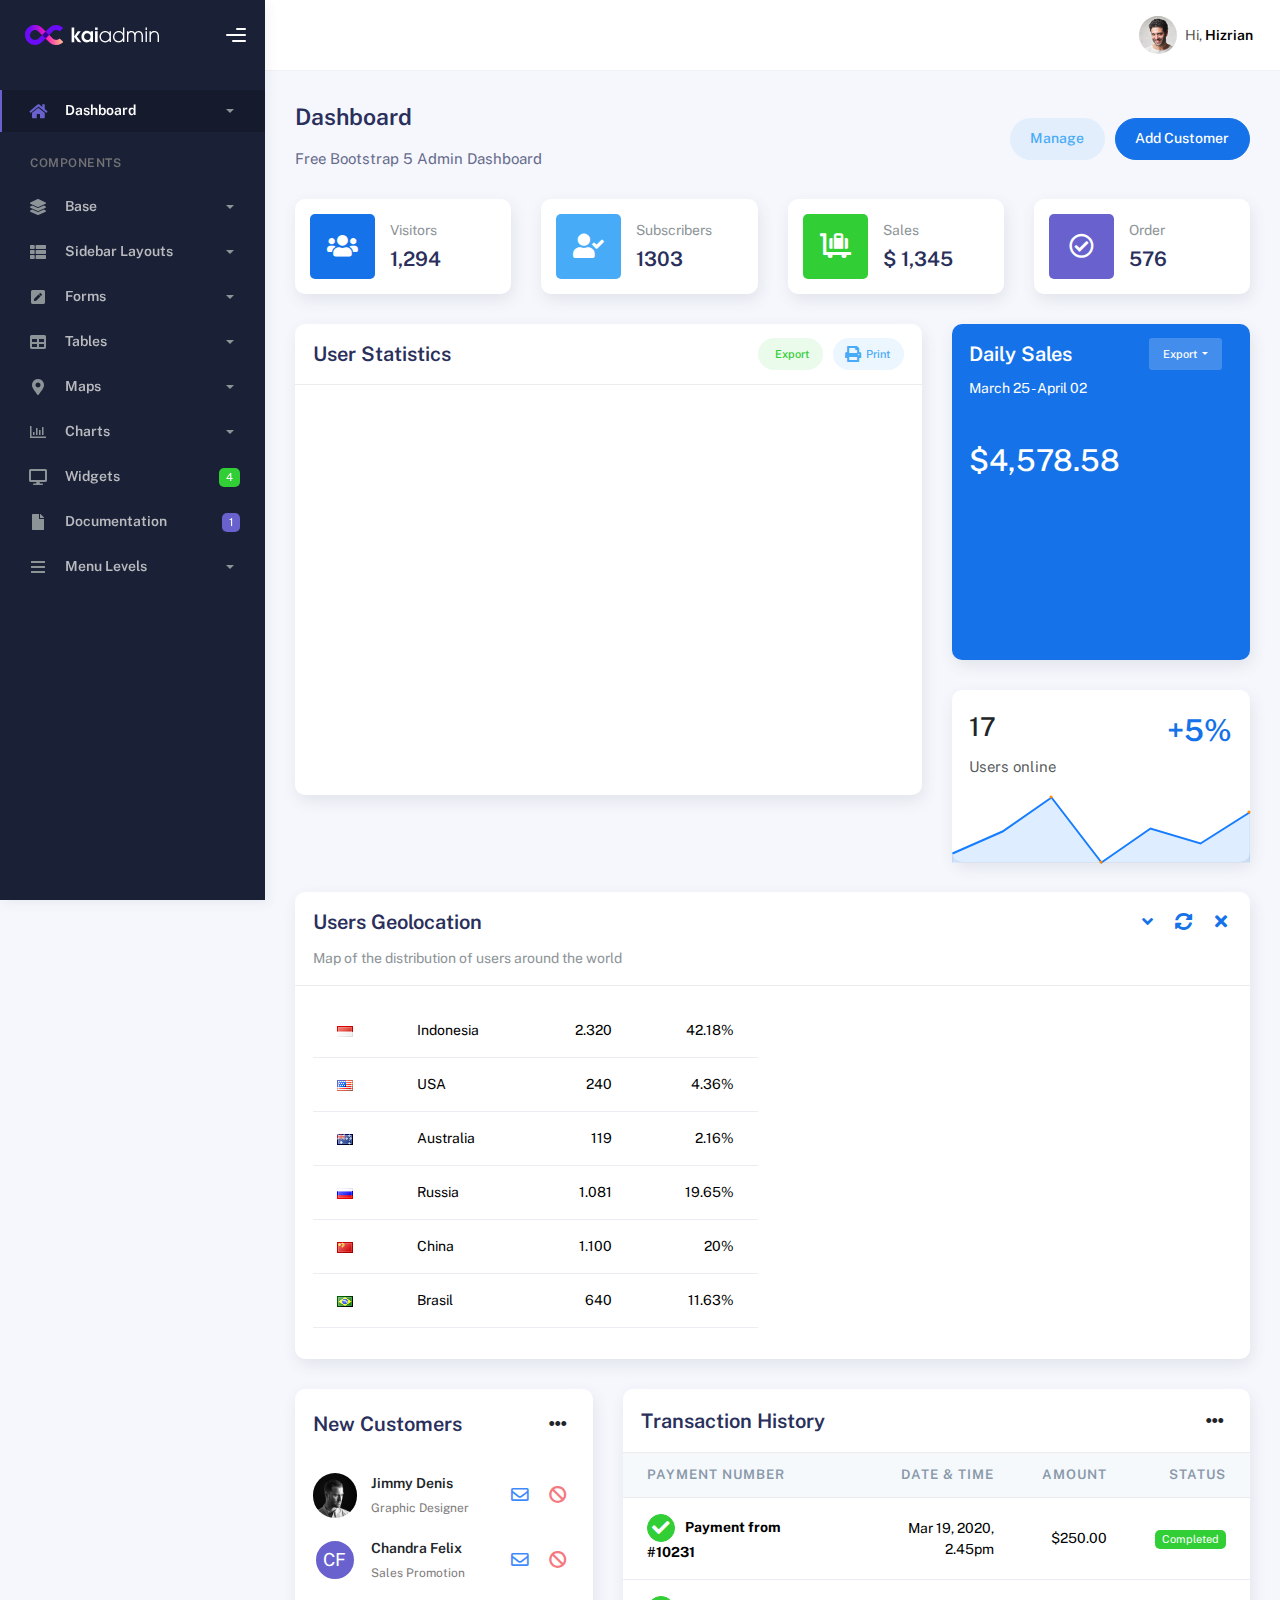
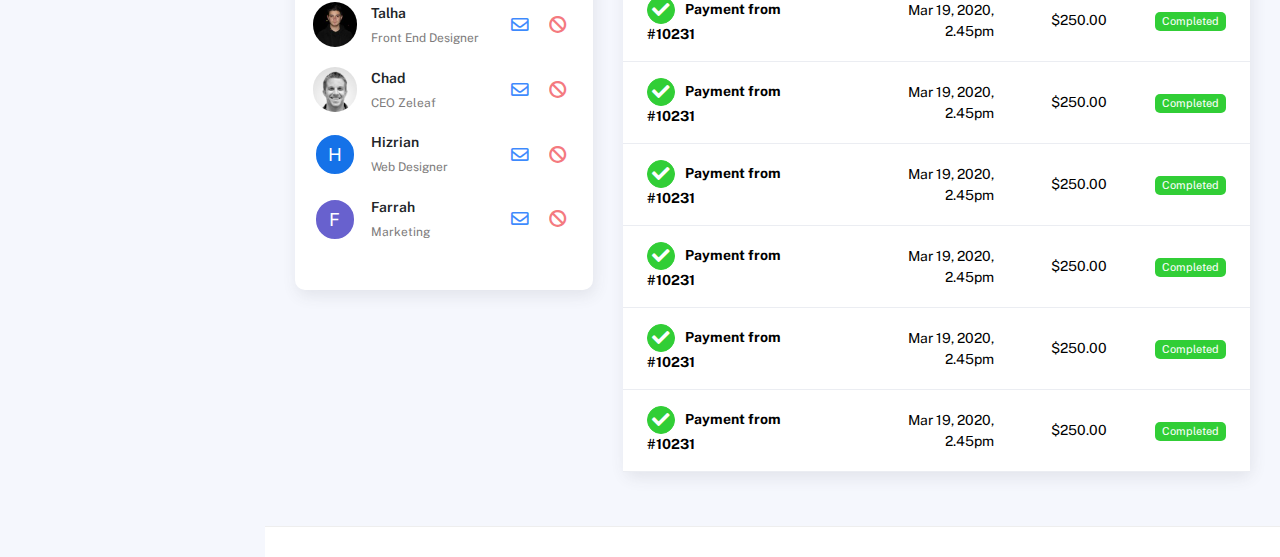
<file: index_template.html>
<!DOCTYPE html>
<html lang="en">
  <head>
    <meta http-equiv="X-UA-Compatible" content="IE=edge" />
    <title>Kaiadmin - Bootstrap 5 Admin Dashboard</title>
    <meta
      content="width=device-width, initial-scale=1.0, shrink-to-fit=no"
      name="viewport"
    />
    <link
      rel="icon"
      href="assets/img/kaiadmin/favicon.ico"
      type="image/x-icon"
    />

    <!-- Fonts and icons -->
    <script src="assets/js/plugin/webfont/webfont.min.js"></script>
    <script>
      WebFont.load({
        google: { families: ["Public Sans:300,400,500,600,700"] },
        custom: {
          families: [
            "Font Awesome 5 Solid",
            "Font Awesome 5 Regular",
            "Font Awesome 5 Brands",
            "simple-line-icons",
          ],
          urls: ["assets/css/fonts.min.css"],
        },
        active: function () {
          sessionStorage.fonts = true;
        },
      });
    </script>

    <!-- CSS Files -->
    <link rel="stylesheet" href="assets/css/bootstrap.min.css" />
    <link rel="stylesheet" href="assets/css/plugins.min.css" />
    <link rel="stylesheet" href="assets/css/kaiadmin.min.css" />

    <!-- CSS Just for demo purpose, don't include it in your project -->
    <link rel="stylesheet" href="assets/css/demo.css" />
  </head>
  <body>
    <div class="wrapper">
      <!-- Sidebar -->
      <div class="sidebar" data-background-color="dark">
        <div class="sidebar-logo">
          <!-- Logo Header -->
          <div class="logo-header" data-background-color="dark">
            <a href="index_template.html" class="logo">
              <img
                src="assets/img/kaiadmin/logo_light.svg"
                alt="navbar brand"
                class="navbar-brand"
                height="20"
              />
            </a>
            <div class="nav-toggle">
              <button class="btn btn-toggle toggle-sidebar">
                <i class="gg-menu-right"></i>
              </button>
              <button class="btn btn-toggle sidenav-toggler">
                <i class="gg-menu-left"></i>
              </button>
            </div>
            <button class="topbar-toggler more">
              <i class="gg-more-vertical-alt"></i>
            </button>
          </div>
          <!-- End Logo Header -->
        </div>
        <div class="sidebar-wrapper scrollbar scrollbar-inner">
          <div class="sidebar-content">
            <ul class="nav nav-secondary">
              <li class="nav-item active">
                <a
                  data-bs-toggle="collapse"
                  href="#dashboard"
                  class="collapsed"
                  aria-expanded="false"
                >
                  <i class="fas fa-home"></i>
                  <p>Dashboard</p>
                  <span class="caret"></span>
                </a>
                <div class="collapse" id="dashboard">
                  <ul class="nav nav-collapse">
                    <li>
                      <a href="../demo1/index.html">
                        <span class="sub-item">Dashboard 1</span>
                      </a>
                    </li>
                  </ul>
                </div>
              </li>
              <li class="nav-section">
                <span class="sidebar-mini-icon">
                  <i class="fa fa-ellipsis-h"></i>
                </span>
                <h4 class="text-section">Components</h4>
              </li>
              <li class="nav-item">
                <a data-bs-toggle="collapse" href="#base">
                  <i class="fas fa-layer-group"></i>
                  <p>Base</p>
                  <span class="caret"></span>
                </a>
                <div class="collapse" id="base">
                  <ul class="nav nav-collapse">
                    <li>
                      <a href="components/avatars.html">
                        <span class="sub-item">Avatars</span>
                      </a>
                    </li>
                    <li>
                      <a href="components/buttons.html">
                        <span class="sub-item">Buttons</span>
                      </a>
                    </li>
                    <li>
                      <a href="components/gridsystem.html">
                        <span class="sub-item">Grid System</span>
                      </a>
                    </li>
                    <li>
                      <a href="components/panels.html">
                        <span class="sub-item">Panels</span>
                      </a>
                    </li>
                    <li>
                      <a href="components/notifications.html">
                        <span class="sub-item">Notifications</span>
                      </a>
                    </li>
                    <li>
                      <a href="components/sweetalert.html">
                        <span class="sub-item">Sweet Alert</span>
                      </a>
                    </li>
                    <li>
                      <a href="components/font-awesome-icons.html">
                        <span class="sub-item">Font Awesome Icons</span>
                      </a>
                    </li>
                    <li>
                      <a href="components/simple-line-icons.html">
                        <span class="sub-item">Simple Line Icons</span>
                      </a>
                    </li>
                    <li>
                      <a href="components/typography.html">
                        <span class="sub-item">Typography</span>
                      </a>
                    </li>
                  </ul>
                </div>
              </li>
              <li class="nav-item">
                <a data-bs-toggle="collapse" href="#sidebarLayouts">
                  <i class="fas fa-th-list"></i>
                  <p>Sidebar Layouts</p>
                  <span class="caret"></span>
                </a>
                <div class="collapse" id="sidebarLayouts">
                  <ul class="nav nav-collapse">
                    <li>
                      <a href="sidebar-style-2.html">
                        <span class="sub-item">Sidebar Style 2</span>
                      </a>
                    </li>
                    <li>
                      <a href="icon-menu.html">
                        <span class="sub-item">Icon Menu</span>
                      </a>
                    </li>
                  </ul>
                </div>
              </li>
              <li class="nav-item">
                <a data-bs-toggle="collapse" href="#forms">
                  <i class="fas fa-pen-square"></i>
                  <p>Forms</p>
                  <span class="caret"></span>
                </a>
                <div class="collapse" id="forms">
                  <ul class="nav nav-collapse">
                    <li>
                      <a href="forms/forms.html">
                        <span class="sub-item">Basic Form</span>
                      </a>
                    </li>
                  </ul>
                </div>
              </li>
              <li class="nav-item">
                <a data-bs-toggle="collapse" href="#tables">
                  <i class="fas fa-table"></i>
                  <p>Tables</p>
                  <span class="caret"></span>
                </a>
                <div class="collapse" id="tables">
                  <ul class="nav nav-collapse">
                    <li>
                      <a href="tables/tables.html">
                        <span class="sub-item">Basic Table</span>
                      </a>
                    </li>
                    <li>
                      <a href="tables/datatables.html">
                        <span class="sub-item">Datatables</span>
                      </a>
                    </li>
                  </ul>
                </div>
              </li>
              <li class="nav-item">
                <a data-bs-toggle="collapse" href="#maps">
                  <i class="fas fa-map-marker-alt"></i>
                  <p>Maps</p>
                  <span class="caret"></span>
                </a>
                <div class="collapse" id="maps">
                  <ul class="nav nav-collapse">
                    <li>
                      <a href="maps/googlemaps.html">
                        <span class="sub-item">Google Maps</span>
                      </a>
                    </li>
                    <li>
                      <a href="maps/jsvectormap.html">
                        <span class="sub-item">Jsvectormap</span>
                      </a>
                    </li>
                  </ul>
                </div>
              </li>
              <li class="nav-item">
                <a data-bs-toggle="collapse" href="#charts">
                  <i class="far fa-chart-bar"></i>
                  <p>Charts</p>
                  <span class="caret"></span>
                </a>
                <div class="collapse" id="charts">
                  <ul class="nav nav-collapse">
                    <li>
                      <a href="charts/charts.html">
                        <span class="sub-item">Chart Js</span>
                      </a>
                    </li>
                    <li>
                      <a href="charts/sparkline.html">
                        <span class="sub-item">Sparkline</span>
                      </a>
                    </li>
                  </ul>
                </div>
              </li>
              <li class="nav-item">
                <a href="widgets.html">
                  <i class="fas fa-desktop"></i>
                  <p>Widgets</p>
                  <span class="badge badge-success">4</span>
                </a>
              </li>
              <li class="nav-item">
                <a href="../../documentation/index.html">
                  <i class="fas fa-file"></i>
                  <p>Documentation</p>
                  <span class="badge badge-secondary">1</span>
                </a>
              </li>
              <li class="nav-item">
                <a data-bs-toggle="collapse" href="#submenu">
                  <i class="fas fa-bars"></i>
                  <p>Menu Levels</p>
                  <span class="caret"></span>
                </a>
                <div class="collapse" id="submenu">
                  <ul class="nav nav-collapse">
                    <li>
                      <a data-bs-toggle="collapse" href="#subnav1">
                        <span class="sub-item">Level 1</span>
                        <span class="caret"></span>
                      </a>
                      <div class="collapse" id="subnav1">
                        <ul class="nav nav-collapse subnav">
                          <li>
                            <a href="#">
                              <span class="sub-item">Level 2</span>
                            </a>
                          </li>
                          <li>
                            <a href="#">
                              <span class="sub-item">Level 2</span>
                            </a>
                          </li>
                        </ul>
                      </div>
                    </li>
                    <li>
                      <a data-bs-toggle="collapse" href="#subnav2">
                        <span class="sub-item">Level 1</span>
                        <span class="caret"></span>
                      </a>
                      <div class="collapse" id="subnav2">
                        <ul class="nav nav-collapse subnav">
                          <li>
                            <a href="#">
                              <span class="sub-item">Level 2</span>
                            </a>
                          </li>
                        </ul>
                      </div>
                    </li>
                    <li>
                      <a href="#">
                        <span class="sub-item">Level 1</span>
                      </a>
                    </li>
                  </ul>
                </div>
              </li>
            </ul>
          </div>
        </div>
      </div>
      <!-- End Sidebar -->

      <div class="main-panel">
        <div class="main-header">
          <div class="main-header-logo">
            <!-- Logo Header -->
            <div class="logo-header" data-background-color="dark">
              <a href="index.html" class="logo">
                <img
                  src="assets/img/kaiadmin/logo_light.svg"
                  alt="navbar brand"
                  class="navbar-brand"
                  height="20"
                />
              </a>
              <div class="nav-toggle">
                <button class="btn btn-toggle toggle-sidebar">
                  <i class="gg-menu-right"></i>
                </button>
                <button class="btn btn-toggle sidenav-toggler">
                  <i class="gg-menu-left"></i>
                </button>
              </div>
              <button class="topbar-toggler more">
                <i class="gg-more-vertical-alt"></i>
              </button>
            </div>
            <!-- End Logo Header -->
          </div>
          <!-- Navbar Header -->
          <nav
            class="navbar navbar-header navbar-header-transparent navbar-expand-lg border-bottom"
          >
            <div class="container-fluid">
              <!--To remove <nav
                class="navbar navbar-header-left navbar-expand-lg navbar-form nav-search p-0 d-none d-lg-flex"
              >
                <div class="input-group">
                  <div class="input-group-prepend">
                    <button type="submit" class="btn btn-search pe-1">
                      <i class="fa fa-search search-icon"></i>
                    </button>
                  </div>
                  <input
                    type="text"
                    placeholder="Search ..."
                    class="form-control"
                  />
                </div>
              </nav> -->

              <ul class="navbar-nav topbar-nav ms-md-auto align-items-center">
                <!--To remove <li
                  class="nav-item topbar-icon dropdown hidden-caret d-flex d-lg-none"
                >
                  <a
                    class="nav-link dropdown-toggle"
                    data-bs-toggle="dropdown"
                    href="#"
                    role="button"
                    aria-expanded="false"
                    aria-haspopup="true"
                  >
                    <i class="fa fa-search"></i>
                  </a>
                  <ul class="dropdown-menu dropdown-search animated fadeIn">
                    <form class="navbar-left navbar-form nav-search">
                      <div class="input-group">
                        <input
                          type="text"
                          placeholder="Search ..."
                          class="form-control"
                        />
                      </div>
                    </form>
                  </ul>
                </li>
                <li class="nav-item topbar-icon dropdown hidden-caret">
                  <a
                    class="nav-link dropdown-toggle"
                    href="#"
                    id="messageDropdown"
                    role="button"
                    data-bs-toggle="dropdown"
                    aria-haspopup="true"
                    aria-expanded="false"
                  >
                    <i class="fa fa-envelope"></i>
                  </a>
                  <ul
                    class="dropdown-menu messages-notif-box animated fadeIn"
                    aria-labelledby="messageDropdown"
                  >
                    <li>
                      <div
                        class="dropdown-title d-flex justify-content-between align-items-center"
                      >
                        Messages
                        <a href="#" class="small">Mark all as read</a>
                      </div>
                    </li>
                    <li>
                      <div class="message-notif-scroll scrollbar-outer">
                        <div class="notif-center">
                          <a href="#">
                            <div class="notif-img">
                              <img
                                src="assets/img/jm_denis.jpg"
                                alt="Img Profile"
                              />
                            </div>
                            <div class="notif-content">
                              <span class="subject">Jimmy Denis</span>
                              <span class="block"> How are you ? </span>
                              <span class="time">5 minutes ago</span>
                            </div>
                          </a>
                          <a href="#">
                            <div class="notif-img">
                              <img
                                src="assets/img/chadengle.jpg"
                                alt="Img Profile"
                              />
                            </div>
                            <div class="notif-content">
                              <span class="subject">Chad</span>
                              <span class="block"> Ok, Thanks ! </span>
                              <span class="time">12 minutes ago</span>
                            </div>
                          </a>
                          <a href="#">
                            <div class="notif-img">
                              <img
                                src="assets/img/mlane.jpg"
                                alt="Img Profile"
                              />
                            </div>
                            <div class="notif-content">
                              <span class="subject">Jhon Doe</span>
                              <span class="block">
                                Ready for the meeting today...
                              </span>
                              <span class="time">12 minutes ago</span>
                            </div>
                          </a>
                          <a href="#">
                            <div class="notif-img">
                              <img
                                src="assets/img/talha.jpg"
                                alt="Img Profile"
                              />
                            </div>
                            <div class="notif-content">
                              <span class="subject">Talha</span>
                              <span class="block"> Hi, Apa Kabar ? </span>
                              <span class="time">17 minutes ago</span>
                            </div>
                          </a>
                        </div>
                      </div>
                    </li>
                    <li>
                      <a class="see-all" href="javascript:void(0);"
                        >See all messages<i class="fa fa-angle-right"></i>
                      </a>
                    </li>
                  </ul>
                </li>
                <li class="nav-item topbar-icon dropdown hidden-caret">
                  <a
                    class="nav-link dropdown-toggle"
                    href="#"
                    id="notifDropdown"
                    role="button"
                    data-bs-toggle="dropdown"
                    aria-haspopup="true"
                    aria-expanded="false"
                  >
                    <i class="fa fa-bell"></i>
                    <span class="notification">4</span>
                  </a>
                  <ul
                    class="dropdown-menu notif-box animated fadeIn"
                    aria-labelledby="notifDropdown"
                  >
                    <li>
                      <div class="dropdown-title">
                        You have 4 new notification
                      </div>
                    </li>
                    <li>
                      <div class="notif-scroll scrollbar-outer">
                        <div class="notif-center">
                          <a href="#">
                            <div class="notif-icon notif-primary">
                              <i class="fa fa-user-plus"></i>
                            </div>
                            <div class="notif-content">
                              <span class="block"> New user registered </span>
                              <span class="time">5 minutes ago</span>
                            </div>
                          </a>
                          <a href="#">
                            <div class="notif-icon notif-success">
                              <i class="fa fa-comment"></i>
                            </div>
                            <div class="notif-content">
                              <span class="block">
                                Rahmad commented on Admin
                              </span>
                              <span class="time">12 minutes ago</span>
                            </div>
                          </a>
                          <a href="#">
                            <div class="notif-img">
                              <img
                                src="assets/img/profile2.jpg"
                                alt="Img Profile"
                              />
                            </div>
                            <div class="notif-content">
                              <span class="block">
                                Reza send messages to you
                              </span>
                              <span class="time">12 minutes ago</span>
                            </div>
                          </a>
                          <a href="#">
                            <div class="notif-icon notif-danger">
                              <i class="fa fa-heart"></i>
                            </div>
                            <div class="notif-content">
                              <span class="block"> Farrah liked Admin </span>
                              <span class="time">17 minutes ago</span>
                            </div>
                          </a>
                        </div>
                      </div>
                    </li>
                    <li>
                      <a class="see-all" href="javascript:void(0);"
                        >See all notifications<i class="fa fa-angle-right"></i>
                      </a>
                    </li>
                  </ul>
                </li>
                <li class="nav-item topbar-icon dropdown hidden-caret">
                  <a
                    class="nav-link"
                    data-bs-toggle="dropdown"
                    href="#"
                    aria-expanded="false"
                  >
                    <i class="fas fa-layer-group"></i>
                  </a>
                  <div class="dropdown-menu quick-actions animated fadeIn">
                    <div class="quick-actions-header">
                      <span class="title mb-1">Quick Actions</span>
                      <span class="subtitle op-7">Shortcuts</span>
                    </div>
                    <div class="quick-actions-scroll scrollbar-outer">
                      <div class="quick-actions-items">
                        <div class="row m-0">
                          <a class="col-6 col-md-4 p-0" href="#">
                            <div class="quick-actions-item">
                              <div class="avatar-item bg-danger rounded-circle">
                                <i class="far fa-calendar-alt"></i>
                              </div>
                              <span class="text">Calendar</span>
                            </div>
                          </a>
                          <a class="col-6 col-md-4 p-0" href="#">
                            <div class="quick-actions-item">
                              <div
                                class="avatar-item bg-warning rounded-circle"
                              >
                                <i class="fas fa-map"></i>
                              </div>
                              <span class="text">Maps</span>
                            </div>
                          </a>
                          <a class="col-6 col-md-4 p-0" href="#">
                            <div class="quick-actions-item">
                              <div class="avatar-item bg-info rounded-circle">
                                <i class="fas fa-file-excel"></i>
                              </div>
                              <span class="text">Reports</span>
                            </div>
                          </a>
                          <a class="col-6 col-md-4 p-0" href="#">
                            <div class="quick-actions-item">
                              <div
                                class="avatar-item bg-success rounded-circle"
                              >
                                <i class="fas fa-envelope"></i>
                              </div>
                              <span class="text">Emails</span>
                            </div>
                          </a>
                          <a class="col-6 col-md-4 p-0" href="#">
                            <div class="quick-actions-item">
                              <div
                                class="avatar-item bg-primary rounded-circle"
                              >
                                <i class="fas fa-file-invoice-dollar"></i>
                              </div>
                              <span class="text">Invoice</span>
                            </div>
                          </a>
                          <a class="col-6 col-md-4 p-0" href="#">
                            <div class="quick-actions-item">
                              <div
                                class="avatar-item bg-secondary rounded-circle"
                              >
                                <i class="fas fa-credit-card"></i>
                              </div>
                              <span class="text">Payments</span>
                            </div>
                          </a>
                        </div>
                      </div>
                    </div>
                  </div>
                </li> -->

                <li class="nav-item topbar-user dropdown hidden-caret">
                  <a
                    class="dropdown-toggle profile-pic"
                    data-bs-toggle="dropdown"
                    href="#"
                    aria-expanded="false"
                  >
                    <div class="avatar-sm">
                      <img
                        src="assets/img/profile.jpg"
                        alt="..."
                        class="avatar-img rounded-circle"
                      />
                    </div>
                    <span class="profile-username">
                      <span class="op-7">Hi,</span>
                      <span class="fw-bold">Hizrian</span>
                    </span>
                  </a>
                  <ul class="dropdown-menu dropdown-user animated fadeIn">
                    <div class="dropdown-user-scroll scrollbar-outer">
                      <li>
                        <div class="user-box">
                          <div class="avatar-lg">
                            <img
                              src="assets/img/profile.jpg"
                              alt="image profile"
                              class="avatar-img rounded"
                            />
                          </div>
                          <div class="u-text">
                            <h4>Hizrian</h4>
                            <p class="text-muted">hello@example.com</p>
                            <a
                              href="profile.html"
                              class="btn btn-xs btn-secondary btn-sm"
                              >View Profile</a
                            >
                          </div>
                        </div>
                      </li>
                      <li>
                        <div class="dropdown-divider"></div>
                        <a class="dropdown-item" href="#">My Profile</a>
                        <a class="dropdown-item" href="#">My Balance</a>
                        <a class="dropdown-item" href="#">Inbox</a>
                        <div class="dropdown-divider"></div>
                        <a class="dropdown-item" href="#">Account Setting</a>
                        <div class="dropdown-divider"></div>
                        <a class="dropdown-item" href="#">Logout</a>
                      </li>
                    </div>
                  </ul>
                </li>
              </ul>
            </div>
          </nav>
          <!-- End Navbar -->
        </div>

        <div class="container">
          <div class="page-inner">
            <div
              class="d-flex align-items-left align-items-md-center flex-column flex-md-row pt-2 pb-4"
            >
              <div>
                <h3 class="fw-bold mb-3">Dashboard</h3>
                <h6 class="op-7 mb-2">Free Bootstrap 5 Admin Dashboard</h6>
              </div>
              <div class="ms-md-auto py-2 py-md-0">
                <a href="#" class="btn btn-label-info btn-round me-2">Manage</a>
                <a href="#" class="btn btn-primary btn-round">Add Customer</a>
              </div>
            </div>
            <div class="row">
              <div class="col-sm-6 col-md-3">
                <div class="card card-stats card-round">
                  <div class="card-body">
                    <div class="row align-items-center">
                      <div class="col-icon">
                        <div
                          class="icon-big text-center icon-primary bubble-shadow-small"
                        >
                          <i class="fas fa-users"></i>
                        </div>
                      </div>
                      <div class="col col-stats ms-3 ms-sm-0">
                        <div class="numbers">
                          <p class="card-category">Visitors</p>
                          <h4 class="card-title">1,294</h4>
                        </div>
                      </div>
                    </div>
                  </div>
                </div>
              </div>
              <div class="col-sm-6 col-md-3">
                <div class="card card-stats card-round">
                  <div class="card-body">
                    <div class="row align-items-center">
                      <div class="col-icon">
                        <div
                          class="icon-big text-center icon-info bubble-shadow-small"
                        >
                          <i class="fas fa-user-check"></i>
                        </div>
                      </div>
                      <div class="col col-stats ms-3 ms-sm-0">
                        <div class="numbers">
                          <p class="card-category">Subscribers</p>
                          <h4 class="card-title">1303</h4>
                        </div>
                      </div>
                    </div>
                  </div>
                </div>
              </div>
              <div class="col-sm-6 col-md-3">
                <div class="card card-stats card-round">
                  <div class="card-body">
                    <div class="row align-items-center">
                      <div class="col-icon">
                        <div
                          class="icon-big text-center icon-success bubble-shadow-small"
                        >
                          <i class="fas fa-luggage-cart"></i>
                        </div>
                      </div>
                      <div class="col col-stats ms-3 ms-sm-0">
                        <div class="numbers">
                          <p class="card-category">Sales</p>
                          <h4 class="card-title">$ 1,345</h4>
                        </div>
                      </div>
                    </div>
                  </div>
                </div>
              </div>
              <div class="col-sm-6 col-md-3">
                <div class="card card-stats card-round">
                  <div class="card-body">
                    <div class="row align-items-center">
                      <div class="col-icon">
                        <div
                          class="icon-big text-center icon-secondary bubble-shadow-small"
                        >
                          <i class="far fa-check-circle"></i>
                        </div>
                      </div>
                      <div class="col col-stats ms-3 ms-sm-0">
                        <div class="numbers">
                          <p class="card-category">Order</p>
                          <h4 class="card-title">576</h4>
                        </div>
                      </div>
                    </div>
                  </div>
                </div>
              </div>
            </div>
            <div class="row">
              <div class="col-md-8">
                <div class="card card-round">
                  <div class="card-header">
                    <div class="card-head-row">
                      <div class="card-title">User Statistics</div>
                      <div class="card-tools">
                        <a
                          href="#"
                          class="btn btn-label-success btn-round btn-sm me-2"
                        >
                          <span class="btn-label">
                            <i class="fa fa-pencil"></i>
                          </span>
                          Export
                        </a>
                        <a href="#" class="btn btn-label-info btn-round btn-sm">
                          <span class="btn-label">
                            <i class="fa fa-print"></i>
                          </span>
                          Print
                        </a>
                      </div>
                    </div>
                  </div>
                  <div class="card-body">
                    <div class="chart-container" style="min-height: 375px">
                      <canvas id="statisticsChart"></canvas>
                    </div>
                    <div id="myChartLegend"></div>
                  </div>
                </div>
              </div>
              <div class="col-md-4">
                <div class="card card-primary card-round">
                  <div class="card-header">
                    <div class="card-head-row">
                      <div class="card-title">Daily Sales</div>
                      <div class="card-tools">
                        <div class="dropdown">
                          <button
                            class="btn btn-sm btn-label-light dropdown-toggle"
                            type="button"
                            id="dropdownMenuButton"
                            data-bs-toggle="dropdown"
                            aria-haspopup="true"
                            aria-expanded="false"
                          >
                            Export
                          </button>
                          <div
                            class="dropdown-menu"
                            aria-labelledby="dropdownMenuButton"
                          >
                            <a class="dropdown-item" href="#">Action</a>
                            <a class="dropdown-item" href="#">Another action</a>
                            <a class="dropdown-item" href="#"
                              >Something else here</a
                            >
                          </div>
                        </div>
                      </div>
                    </div>
                    <div class="card-category">March 25 - April 02</div>
                  </div>
                  <div class="card-body pb-0">
                    <div class="mb-4 mt-2">
                      <h1>$4,578.58</h1>
                    </div>
                    <div class="pull-in">
                      <canvas id="dailySalesChart"></canvas>
                    </div>
                  </div>
                </div>
                <div class="card card-round">
                  <div class="card-body pb-0">
                    <div class="h1 fw-bold float-end text-primary">+5%</div>
                    <h2 class="mb-2">17</h2>
                    <p class="text-muted">Users online</p>
                    <div class="pull-in sparkline-fix">
                      <div id="lineChart"></div>
                    </div>
                  </div>
                </div>
              </div>
            </div>
            <div class="row">
              <div class="col-md-12">
                <div class="card card-round">
                  <div class="card-header">
                    <div class="card-head-row card-tools-still-right">
                      <h4 class="card-title">Users Geolocation</h4>
                      <div class="card-tools">
                        <button
                          class="btn btn-icon btn-link btn-primary btn-xs"
                        >
                          <span class="fa fa-angle-down"></span>
                        </button>
                        <button
                          class="btn btn-icon btn-link btn-primary btn-xs btn-refresh-card"
                        >
                          <span class="fa fa-sync-alt"></span>
                        </button>
                        <button
                          class="btn btn-icon btn-link btn-primary btn-xs"
                        >
                          <span class="fa fa-times"></span>
                        </button>
                      </div>
                    </div>
                    <p class="card-category">
                      Map of the distribution of users around the world
                    </p>
                  </div>
                  <div class="card-body">
                    <div class="row">
                      <div class="col-md-6">
                        <div class="table-responsive table-hover table-sales">
                          <table class="table">
                            <tbody>
                              <tr>
                                <td>
                                  <div class="flag">
                                    <img
                                      src="assets/img/flags/id.png"
                                      alt="indonesia"
                                    />
                                  </div>
                                </td>
                                <td>Indonesia</td>
                                <td class="text-end">2.320</td>
                                <td class="text-end">42.18%</td>
                              </tr>
                              <tr>
                                <td>
                                  <div class="flag">
                                    <img
                                      src="assets/img/flags/us.png"
                                      alt="united states"
                                    />
                                  </div>
                                </td>
                                <td>USA</td>
                                <td class="text-end">240</td>
                                <td class="text-end">4.36%</td>
                              </tr>
                              <tr>
                                <td>
                                  <div class="flag">
                                    <img
                                      src="assets/img/flags/au.png"
                                      alt="australia"
                                    />
                                  </div>
                                </td>
                                <td>Australia</td>
                                <td class="text-end">119</td>
                                <td class="text-end">2.16%</td>
                              </tr>
                              <tr>
                                <td>
                                  <div class="flag">
                                    <img
                                      src="assets/img/flags/ru.png"
                                      alt="russia"
                                    />
                                  </div>
                                </td>
                                <td>Russia</td>
                                <td class="text-end">1.081</td>
                                <td class="text-end">19.65%</td>
                              </tr>
                              <tr>
                                <td>
                                  <div class="flag">
                                    <img
                                      src="assets/img/flags/cn.png"
                                      alt="china"
                                    />
                                  </div>
                                </td>
                                <td>China</td>
                                <td class="text-end">1.100</td>
                                <td class="text-end">20%</td>
                              </tr>
                              <tr>
                                <td>
                                  <div class="flag">
                                    <img
                                      src="assets/img/flags/br.png"
                                      alt="brazil"
                                    />
                                  </div>
                                </td>
                                <td>Brasil</td>
                                <td class="text-end">640</td>
                                <td class="text-end">11.63%</td>
                              </tr>
                            </tbody>
                          </table>
                        </div>
                      </div>
                      <div class="col-md-6">
                        <div class="mapcontainer">
                          <div
                            id="world-map"
                            class="w-100"
                            style="height: 300px"
                          ></div>
                        </div>
                      </div>
                    </div>
                  </div>
                </div>
              </div>
            </div>
            <div class="row">
              <div class="col-md-4">
                <div class="card card-round">
                  <div class="card-body">
                    <div class="card-head-row card-tools-still-right">
                      <div class="card-title">New Customers</div>
                      <div class="card-tools">
                        <div class="dropdown">
                          <button
                            class="btn btn-icon btn-clean me-0"
                            type="button"
                            id="dropdownMenuButton"
                            data-bs-toggle="dropdown"
                            aria-haspopup="true"
                            aria-expanded="false"
                          >
                            <i class="fas fa-ellipsis-h"></i>
                          </button>
                          <div
                            class="dropdown-menu"
                            aria-labelledby="dropdownMenuButton"
                          >
                            <a class="dropdown-item" href="#">Action</a>
                            <a class="dropdown-item" href="#">Another action</a>
                            <a class="dropdown-item" href="#"
                              >Something else here</a
                            >
                          </div>
                        </div>
                      </div>
                    </div>
                    <div class="card-list py-4">
                      <div class="item-list">
                        <div class="avatar">
                          <img
                            src="assets/img/jm_denis.jpg"
                            alt="..."
                            class="avatar-img rounded-circle"
                          />
                        </div>
                        <div class="info-user ms-3">
                          <div class="username">Jimmy Denis</div>
                          <div class="status">Graphic Designer</div>
                        </div>
                        <button class="btn btn-icon btn-link op-8 me-1">
                          <i class="far fa-envelope"></i>
                        </button>
                        <button class="btn btn-icon btn-link btn-danger op-8">
                          <i class="fas fa-ban"></i>
                        </button>
                      </div>
                      <div class="item-list">
                        <div class="avatar">
                          <span
                            class="avatar-title rounded-circle border border-white"
                            >CF</span
                          >
                        </div>
                        <div class="info-user ms-3">
                          <div class="username">Chandra Felix</div>
                          <div class="status">Sales Promotion</div>
                        </div>
                        <button class="btn btn-icon btn-link op-8 me-1">
                          <i class="far fa-envelope"></i>
                        </button>
                        <button class="btn btn-icon btn-link btn-danger op-8">
                          <i class="fas fa-ban"></i>
                        </button>
                      </div>
                      <div class="item-list">
                        <div class="avatar">
                          <img
                            src="assets/img/talha.jpg"
                            alt="..."
                            class="avatar-img rounded-circle"
                          />
                        </div>
                        <div class="info-user ms-3">
                          <div class="username">Talha</div>
                          <div class="status">Front End Designer</div>
                        </div>
                        <button class="btn btn-icon btn-link op-8 me-1">
                          <i class="far fa-envelope"></i>
                        </button>
                        <button class="btn btn-icon btn-link btn-danger op-8">
                          <i class="fas fa-ban"></i>
                        </button>
                      </div>
                      <div class="item-list">
                        <div class="avatar">
                          <img
                            src="assets/img/chadengle.jpg"
                            alt="..."
                            class="avatar-img rounded-circle"
                          />
                        </div>
                        <div class="info-user ms-3">
                          <div class="username">Chad</div>
                          <div class="status">CEO Zeleaf</div>
                        </div>
                        <button class="btn btn-icon btn-link op-8 me-1">
                          <i class="far fa-envelope"></i>
                        </button>
                        <button class="btn btn-icon btn-link btn-danger op-8">
                          <i class="fas fa-ban"></i>
                        </button>
                      </div>
                      <div class="item-list">
                        <div class="avatar">
                          <span
                            class="avatar-title rounded-circle border border-white bg-primary"
                            >H</span
                          >
                        </div>
                        <div class="info-user ms-3">
                          <div class="username">Hizrian</div>
                          <div class="status">Web Designer</div>
                        </div>
                        <button class="btn btn-icon btn-link op-8 me-1">
                          <i class="far fa-envelope"></i>
                        </button>
                        <button class="btn btn-icon btn-link btn-danger op-8">
                          <i class="fas fa-ban"></i>
                        </button>
                      </div>
                      <div class="item-list">
                        <div class="avatar">
                          <span
                            class="avatar-title rounded-circle border border-white bg-secondary"
                            >F</span
                          >
                        </div>
                        <div class="info-user ms-3">
                          <div class="username">Farrah</div>
                          <div class="status">Marketing</div>
                        </div>
                        <button class="btn btn-icon btn-link op-8 me-1">
                          <i class="far fa-envelope"></i>
                        </button>
                        <button class="btn btn-icon btn-link btn-danger op-8">
                          <i class="fas fa-ban"></i>
                        </button>
                      </div>
                    </div>
                  </div>
                </div>
              </div>
              <div class="col-md-8">
                <div class="card card-round">
                  <div class="card-header">
                    <div class="card-head-row card-tools-still-right">
                      <div class="card-title">Transaction History</div>
                      <div class="card-tools">
                        <div class="dropdown">
                          <button
                            class="btn btn-icon btn-clean me-0"
                            type="button"
                            id="dropdownMenuButton"
                            data-bs-toggle="dropdown"
                            aria-haspopup="true"
                            aria-expanded="false"
                          >
                            <i class="fas fa-ellipsis-h"></i>
                          </button>
                          <div
                            class="dropdown-menu"
                            aria-labelledby="dropdownMenuButton"
                          >
                            <a class="dropdown-item" href="#">Action</a>
                            <a class="dropdown-item" href="#">Another action</a>
                            <a class="dropdown-item" href="#"
                              >Something else here</a
                            >
                          </div>
                        </div>
                      </div>
                    </div>
                  </div>
                  <div class="card-body p-0">
                    <div class="table-responsive">
                      <!-- Projects table -->
                      <table class="table align-items-center mb-0">
                        <thead class="thead-light">
                          <tr>
                            <th scope="col">Payment Number</th>
                            <th scope="col" class="text-end">Date & Time</th>
                            <th scope="col" class="text-end">Amount</th>
                            <th scope="col" class="text-end">Status</th>
                          </tr>
                        </thead>
                        <tbody>
                          <tr>
                            <th scope="row">
                              <button
                                class="btn btn-icon btn-round btn-success btn-sm me-2"
                              >
                                <i class="fa fa-check"></i>
                              </button>
                              Payment from #10231
                            </th>
                            <td class="text-end">Mar 19, 2020, 2.45pm</td>
                            <td class="text-end">$250.00</td>
                            <td class="text-end">
                              <span class="badge badge-success">Completed</span>
                            </td>
                          </tr>
                          <tr>
                            <th scope="row">
                              <button
                                class="btn btn-icon btn-round btn-success btn-sm me-2"
                              >
                                <i class="fa fa-check"></i>
                              </button>
                              Payment from #10231
                            </th>
                            <td class="text-end">Mar 19, 2020, 2.45pm</td>
                            <td class="text-end">$250.00</td>
                            <td class="text-end">
                              <span class="badge badge-success">Completed</span>
                            </td>
                          </tr>
                          <tr>
                            <th scope="row">
                              <button
                                class="btn btn-icon btn-round btn-success btn-sm me-2"
                              >
                                <i class="fa fa-check"></i>
                              </button>
                              Payment from #10231
                            </th>
                            <td class="text-end">Mar 19, 2020, 2.45pm</td>
                            <td class="text-end">$250.00</td>
                            <td class="text-end">
                              <span class="badge badge-success">Completed</span>
                            </td>
                          </tr>
                          <tr>
                            <th scope="row">
                              <button
                                class="btn btn-icon btn-round btn-success btn-sm me-2"
                              >
                                <i class="fa fa-check"></i>
                              </button>
                              Payment from #10231
                            </th>
                            <td class="text-end">Mar 19, 2020, 2.45pm</td>
                            <td class="text-end">$250.00</td>
                            <td class="text-end">
                              <span class="badge badge-success">Completed</span>
                            </td>
                          </tr>
                          <tr>
                            <th scope="row">
                              <button
                                class="btn btn-icon btn-round btn-success btn-sm me-2"
                              >
                                <i class="fa fa-check"></i>
                              </button>
                              Payment from #10231
                            </th>
                            <td class="text-end">Mar 19, 2020, 2.45pm</td>
                            <td class="text-end">$250.00</td>
                            <td class="text-end">
                              <span class="badge badge-success">Completed</span>
                            </td>
                          </tr>
                          <tr>
                            <th scope="row">
                              <button
                                class="btn btn-icon btn-round btn-success btn-sm me-2"
                              >
                                <i class="fa fa-check"></i>
                              </button>
                              Payment from #10231
                            </th>
                            <td class="text-end">Mar 19, 2020, 2.45pm</td>
                            <td class="text-end">$250.00</td>
                            <td class="text-end">
                              <span class="badge badge-success">Completed</span>
                            </td>
                          </tr>
                          <tr>
                            <th scope="row">
                              <button
                                class="btn btn-icon btn-round btn-success btn-sm me-2"
                              >
                                <i class="fa fa-check"></i>
                              </button>
                              Payment from #10231
                            </th>
                            <td class="text-end">Mar 19, 2020, 2.45pm</td>
                            <td class="text-end">$250.00</td>
                            <td class="text-end">
                              <span class="badge badge-success">Completed</span>
                            </td>
                          </tr>
                        </tbody>
                      </table>
                    </div>
                  </div>
                </div>
              </div>
            </div>
          </div>
        </div>
        <footer class="footer">
          <div class="container-fluid d-flex justify-content-between">
            
          </div>

        </footer>
        <!-- <footer class="footer">
          <div class="container-fluid d-flex justify-content-between">
            <nav class="pull-left">
              <ul class="nav">
                <li class="nav-item">
                  <a class="nav-link" href="http://www.themekita.com">
                    ThemeKita
                  </a>
                </li>
                <li class="nav-item">
                  <a class="nav-link" href="#"> Help </a>
                </li>
                <li class="nav-item">
                  <a class="nav-link" href="#"> Licenses </a>
                </li>
              </ul>
            </nav>
            <div class="copyright">
              2024, made with <i class="fa fa-heart heart text-danger"></i> by
              <a href="http://www.themekita.com">ThemeKita</a>
            </div>
            <div>
              Distributed by
              <a target="_blank" href="https://themewagon.com/">ThemeWagon</a>.
            </div>
          </div>
        </footer> -->
      </div>

      <!-- Custom template | don't include it in your project! -->
      <!--To remove <div class="custom-template">
        <div class="title">Settings</div>
        <div class="custom-content">
          <div class="switcher">
            <div class="switch-block">
              <h4>Logo Header</h4>
              <div class="btnSwitch">
                <button
                  type="button"
                  class="selected changeLogoHeaderColor"
                  data-color="dark"
                ></button>
                <button
                  type="button"
                  class="changeLogoHeaderColor"
                  data-color="blue"
                ></button>
                <button
                  type="button"
                  class="changeLogoHeaderColor"
                  data-color="purple"
                ></button>
                <button
                  type="button"
                  class="changeLogoHeaderColor"
                  data-color="light-blue"
                ></button>
                <button
                  type="button"
                  class="changeLogoHeaderColor"
                  data-color="green"
                ></button>
                <button
                  type="button"
                  class="changeLogoHeaderColor"
                  data-color="orange"
                ></button>
                <button
                  type="button"
                  class="changeLogoHeaderColor"
                  data-color="red"
                ></button>
                <button
                  type="button"
                  class="changeLogoHeaderColor"
                  data-color="white"
                ></button>
                <br />
                <button
                  type="button"
                  class="changeLogoHeaderColor"
                  data-color="dark2"
                ></button>
                <button
                  type="button"
                  class="changeLogoHeaderColor"
                  data-color="blue2"
                ></button>
                <button
                  type="button"
                  class="changeLogoHeaderColor"
                  data-color="purple2"
                ></button>
                <button
                  type="button"
                  class="changeLogoHeaderColor"
                  data-color="light-blue2"
                ></button>
                <button
                  type="button"
                  class="changeLogoHeaderColor"
                  data-color="green2"
                ></button>
                <button
                  type="button"
                  class="changeLogoHeaderColor"
                  data-color="orange2"
                ></button>
                <button
                  type="button"
                  class="changeLogoHeaderColor"
                  data-color="red2"
                ></button>
              </div>
            </div>
            <div class="switch-block">
              <h4>Navbar Header</h4>
              <div class="btnSwitch">
                <button
                  type="button"
                  class="changeTopBarColor"
                  data-color="dark"
                ></button>
                <button
                  type="button"
                  class="changeTopBarColor"
                  data-color="blue"
                ></button>
                <button
                  type="button"
                  class="changeTopBarColor"
                  data-color="purple"
                ></button>
                <button
                  type="button"
                  class="changeTopBarColor"
                  data-color="light-blue"
                ></button>
                <button
                  type="button"
                  class="changeTopBarColor"
                  data-color="green"
                ></button>
                <button
                  type="button"
                  class="changeTopBarColor"
                  data-color="orange"
                ></button>
                <button
                  type="button"
                  class="changeTopBarColor"
                  data-color="red"
                ></button>
                <button
                  type="button"
                  class="selected changeTopBarColor"
                  data-color="white"
                ></button>
                <br />
                <button
                  type="button"
                  class="changeTopBarColor"
                  data-color="dark2"
                ></button>
                <button
                  type="button"
                  class="changeTopBarColor"
                  data-color="blue2"
                ></button>
                <button
                  type="button"
                  class="changeTopBarColor"
                  data-color="purple2"
                ></button>
                <button
                  type="button"
                  class="changeTopBarColor"
                  data-color="light-blue2"
                ></button>
                <button
                  type="button"
                  class="changeTopBarColor"
                  data-color="green2"
                ></button>
                <button
                  type="button"
                  class="changeTopBarColor"
                  data-color="orange2"
                ></button>
                <button
                  type="button"
                  class="changeTopBarColor"
                  data-color="red2"
                ></button>
              </div>
            </div>
            <div class="switch-block">
              <h4>Sidebar</h4>
              <div class="btnSwitch">
                <button
                  type="button"
                  class="changeSideBarColor"
                  data-color="white"
                ></button>
                <button
                  type="button"
                  class="selected changeSideBarColor"
                  data-color="dark"
                ></button>
                <button
                  type="button"
                  class="changeSideBarColor"
                  data-color="dark2"
                ></button>
              </div>
            </div>
          </div>
        </div>
        <div class="custom-toggle">
          <i class="icon-settings"></i>
        </div>
      </div> -->
      <!-- End Custom template -->
    </div>
    <!--   Core JS Files   -->
    <script src="assets/js/core/jquery-3.7.1.min.js"></script>
    <script src="assets/js/core/popper.min.js"></script>
    <script src="assets/js/core/bootstrap.min.js"></script>

    <!-- jQuery Scrollbar -->
    <script src="assets/js/plugin/jquery-scrollbar/jquery.scrollbar.min.js"></script>

    <!-- Chart JS -->
    <script src="assets/js/plugin/chart.js/chart.min.js"></script>

    <!-- jQuery Sparkline -->
    <script src="assets/js/plugin/jquery.sparkline/jquery.sparkline.min.js"></script>

    <!-- Chart Circle -->
    <script src="assets/js/plugin/chart-circle/circles.min.js"></script>

    <!-- Datatables -->
    <script src="assets/js/plugin/datatables/datatables.min.js"></script>

    <!-- Bootstrap Notify -->
    <script src="assets/js/plugin/bootstrap-notify/bootstrap-notify.min.js"></script>

    <!-- jQuery Vector Maps -->
    <script src="assets/js/plugin/jsvectormap/jsvectormap.min.js"></script>
    <script src="assets/js/plugin/jsvectormap/world.js"></script>

    <!-- Sweet Alert -->
    <script src="assets/js/plugin/sweetalert/sweetalert.min.js"></script>

    <!-- Kaiadmin JS -->
    <script src="assets/js/kaiadmin.min.js"></script>

    <!-- Kaiadmin DEMO methods, don't include it in your project! -->
    <!--To remove <script src="assets/js/setting-demo.js"></script>
    <script src="assets/js/demo.js"></script> -->
    <script>
      $("#lineChart").sparkline([102, 109, 120, 99, 110, 105, 115], {
        type: "line",
        height: "70",
        width: "100%",
        lineWidth: "2",
        lineColor: "#177dff",
        fillColor: "rgba(23, 125, 255, 0.14)",
      });

      $("#lineChart2").sparkline([99, 125, 122, 105, 110, 124, 115], {
        type: "line",
        height: "70",
        width: "100%",
        lineWidth: "2",
        lineColor: "#f3545d",
        fillColor: "rgba(243, 84, 93, .14)",
      });

      $("#lineChart3").sparkline([105, 103, 123, 100, 95, 105, 115], {
        type: "line",
        height: "70",
        width: "100%",
        lineWidth: "2",
        lineColor: "#ffa534",
        fillColor: "rgba(255, 165, 52, .14)",
      });
    </script>
  </body>
</html>
</file>
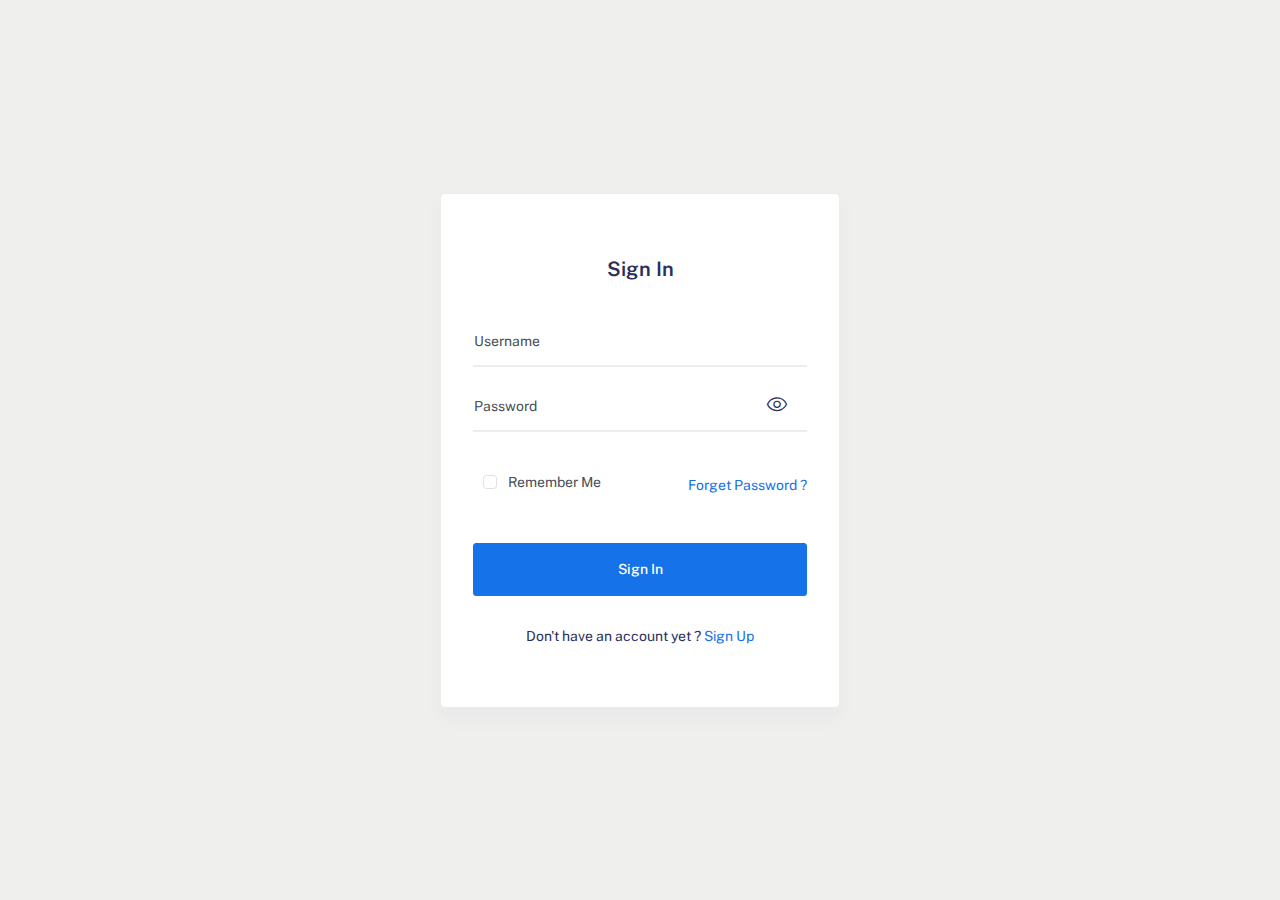
<file: login.html>
<!DOCTYPE html>
<html lang="en">
  <head>
    <meta http-equiv="X-UA-Compatible" content="IE=edge" />
    <title>Login</title>
    <meta content="width=device-width, initial-scale=1.0, shrink-to-fit=no" name="viewport" />
    <link rel="icon" href="assets/img/kaiadmin/favicon.ico" type="image/x-icon" />

    <!-- Fonts and icons -->
    <script src="assets/js/plugin/webfont/webfont.min.js"></script>
    <script>
		WebFont.load({
			google: {"families":["Public Sans:300,400,500,600,700"]},
			custom: {"families":["Font Awesome 5 Solid", "Font Awesome 5 Regular", "Font Awesome 5 Brands", "simple-line-icons"], urls: ['assets/css/fonts.min.css']},
			active: function() {
				sessionStorage.fonts = true;
			}
		});
	</script>

    <!-- CSS Files -->
    <link rel="stylesheet" href="assets/css/bootstrap.min.css" />
    <link rel="stylesheet" href="assets/css/plugins.min.css" />
    <link rel="stylesheet" href="assets/css/kaiadmin.min.css" />
  </head>
  <body class="login bg-default">
    <div class="wrapper wrapper-login">
      <div class="container container-login animated fadeIn">
        <h3 class="text-center">Sign In</h3>
        <div class="login-form">
          <div class="form-sub">
            <div class="form-floating form-floating-custom mb-3">
              <input
                id="username"
                name="username"
                type="text"
                class="form-control"
                placeholder="username"
                required
              />
              <label for="username">Username</label>
            </div>
            <div class="form-floating form-floating-custom mb-3">
              <input
                id="password"
                name="password"
                type="password"
                class="form-control"
                placeholder="password"
                required
              />
              <label for="password">Password</label>
              <div class="show-password">
                <i class="icon-eye"></i>
              </div>
            </div>
          </div>
          <div class="row m-0">
            <div class="d-flex form-sub">
              <div class="form-check">
                <input type="checkbox" class="form-check-input" id="rememberme" />
                <label class="form-check-label" for="rememberme">Remember Me</label>
              </div>

              <a href="#" class="link float-end">Forget Password ?</a>
            </div>
          </div>
          <div class="form-action mb-3">
            <a href="#" class="btn btn-primary w-100 btn-login">Sign In</a>
          </div>
          <div class="login-account">
            <span class="msg">Don't have an account yet ?</span>
            <a href="#" id="show-signup" class="link">Sign Up</a>
          </div>
        </div>
      </div>

      <div class="container container-signup animated fadeIn">
        <h3 class="text-center">Sign Up</h3>
        <div class="login-form">
          <div class="form-sub">
            <div class="form-floating form-floating-custom mb-3">
              <input
                id="fullname"
                name="fullname"
                type="text"
                class="form-control"
				placeholder="fullname"
                required
              />
              <label for="fullname">Fullname</label>
            </div>
            <div class="form-floating form-floating-custom mb-3">
              <input
                id="email"
                name="email"
                type="email"
                class="form-control"
				placeholder="email"
                required
              />
              <label for="email">Email</label>
            </div>
            <div class="form-floating form-floating-custom mb-3">
              <input
                id="passwordsignin"
                name="passwordsignin"
                type="password"
                class="form-control"
				placeholder="passwordsignin"
                required
              />
              <label for="passwordsignin">Password</label>
              <div class="show-password">
                <i class="icon-eye"></i>
              </div>
            </div>
            <div class="form-floating form-floating-custom mb-3">
              <input
                id="confirmpassword"
                name="confirmpassword"
                type="password"
                class="form-control"
				placeholder="confirmpassword"
                required
              />
              <label for="confirmpassword">Confirm Password</label>
              <div class="show-password">
                <i class="icon-eye"></i>
              </div>
            </div>
          </div>
          <div class="row form-sub m-0">
            <div class="form-check">
              <input type="checkbox" class="form-check-input" name="agree" id="agree" />
              <label class="form-check-label" for="agree"
                >I Agree the terms and conditions.</label
              >
            </div>
          </div>
          <div class="form-action">
            <a href="#" id="show-signin" class="btn btn-danger btn-link btn-login me-3">Cancel</a>
            <a href="#" class="btn btn-primary btn-login">Sign Up</a>
          </div>
        </div>
      </div>
    </div>
    <script src="assets/js/core/jquery-3.7.1.min.js"></script>
    
    <script src="assets/js/core/popper.min.js"></script>
    <script src="assets/js/core/bootstrap.min.js"></script>
    <script src="assets/js/kaiadmin.min.js"></script>
  </body>
</html>
</file>
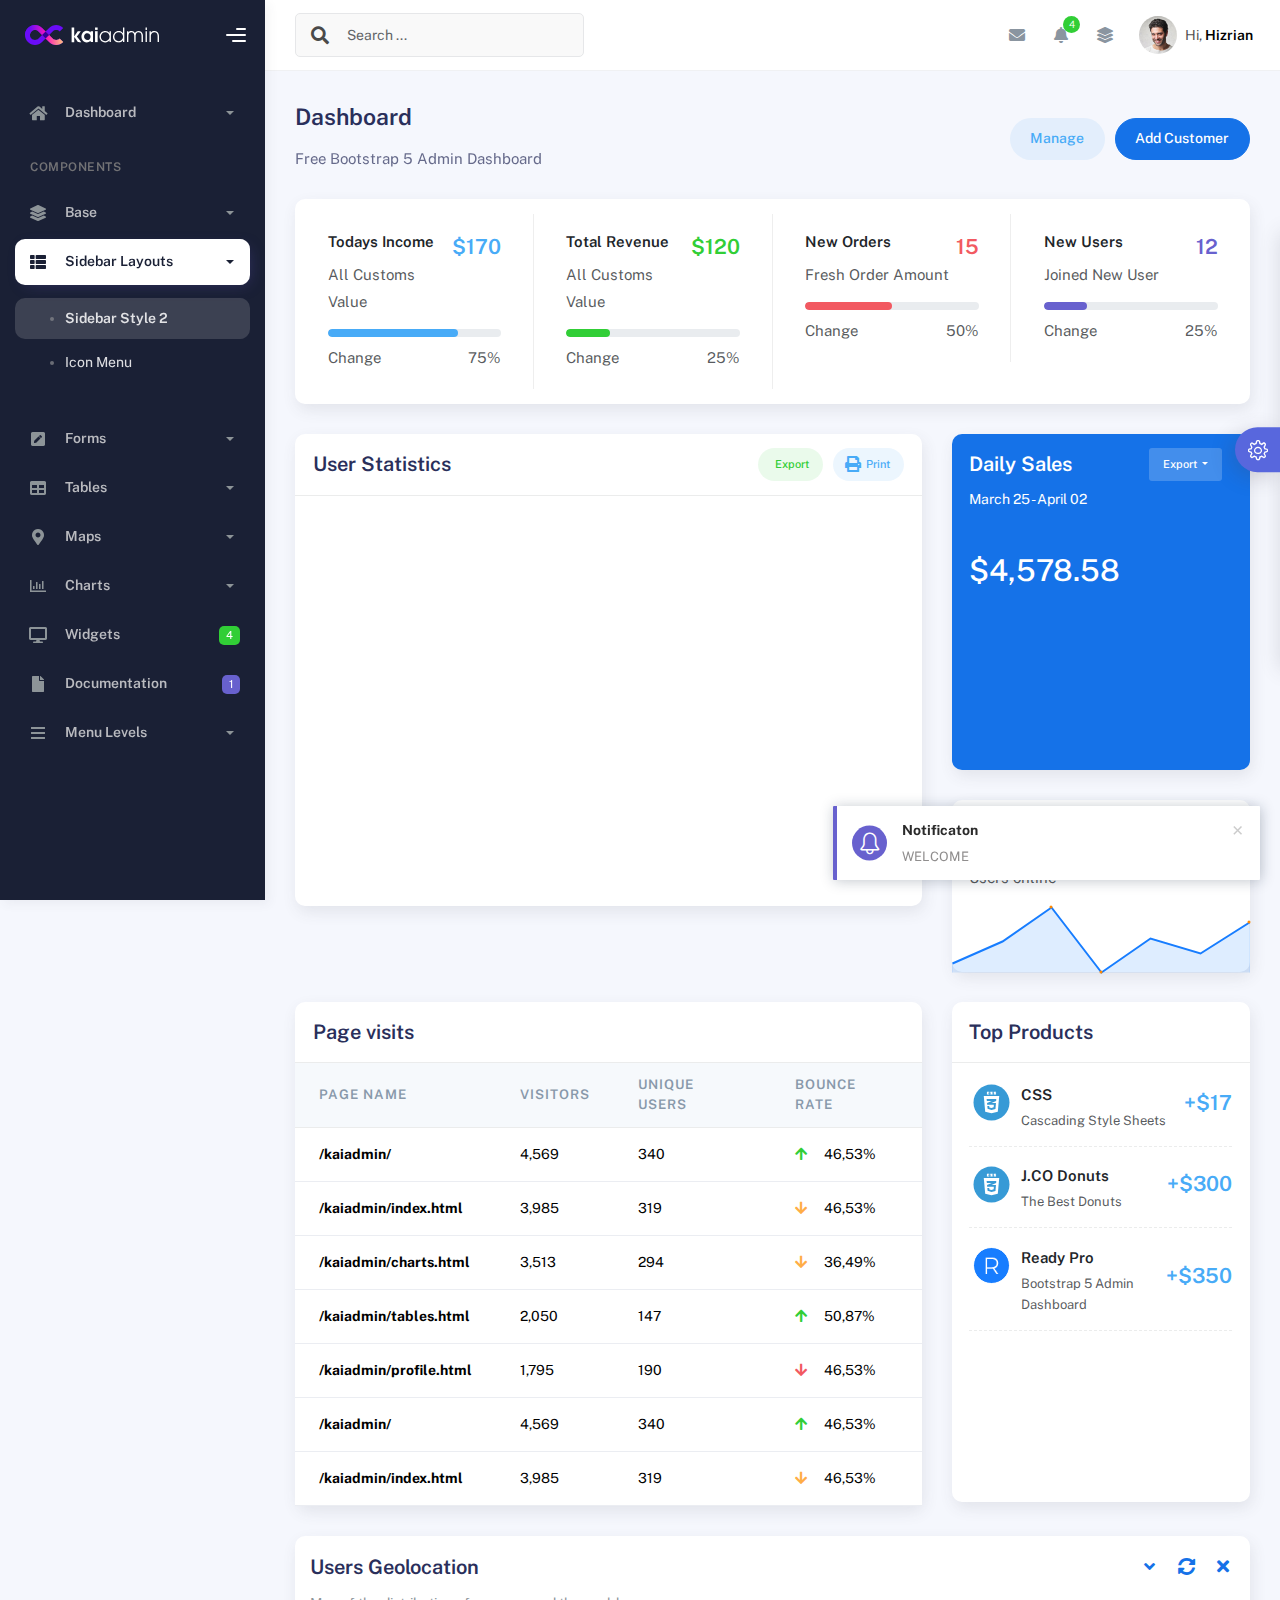
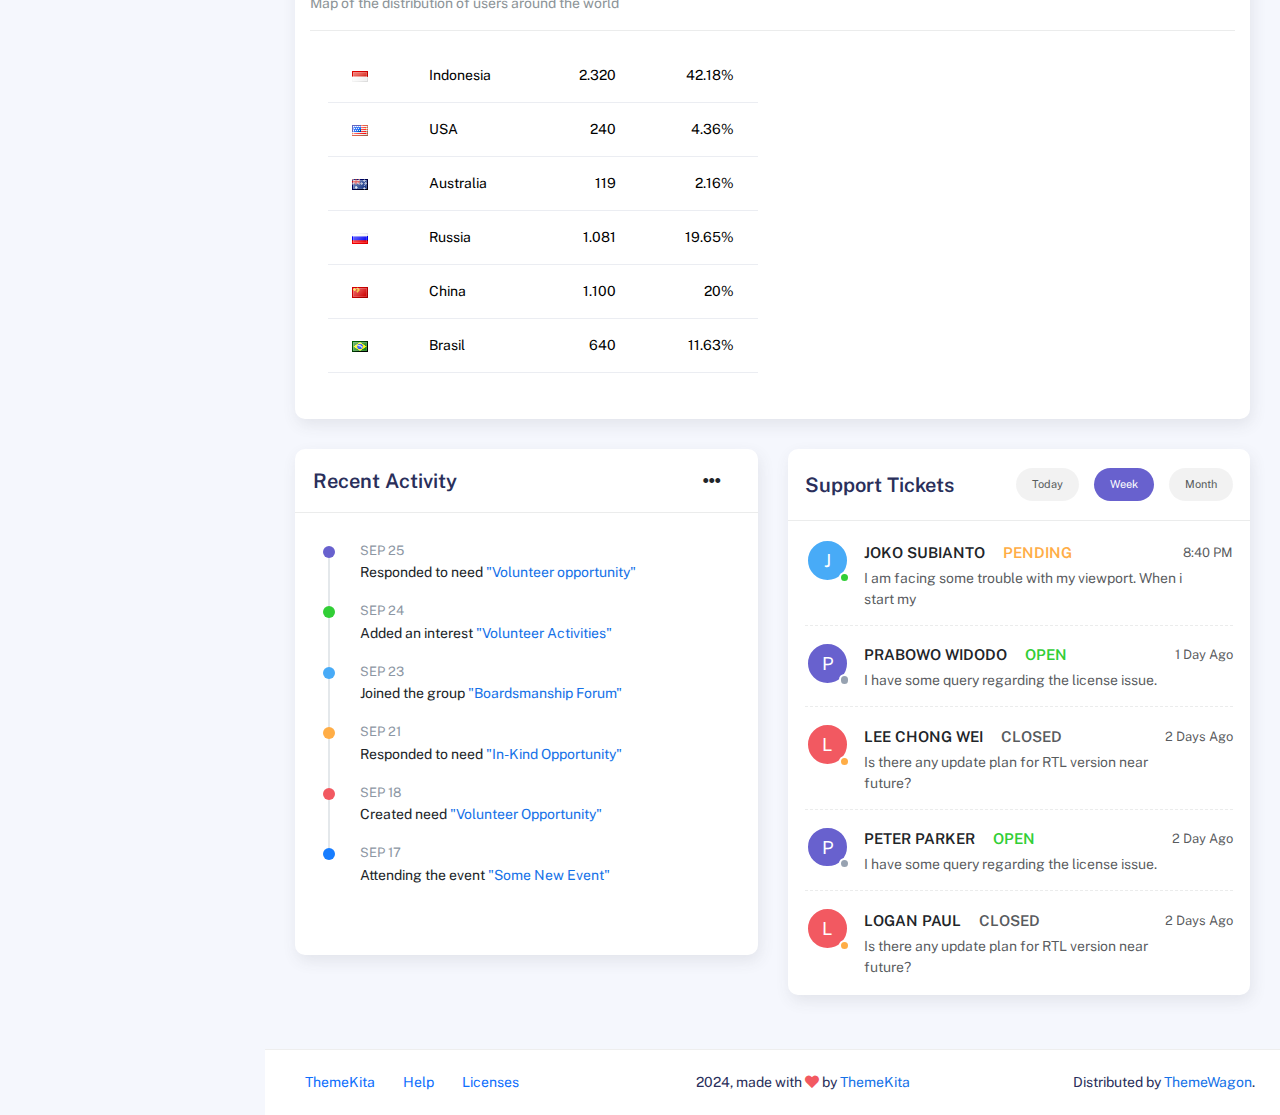
<file: sidebar-style-2.html>
<!DOCTYPE html>
<html lang="en">
  <head>
    <meta http-equiv="X-UA-Compatible" content="IE=edge" />
    <title>Kaiadmin - Bootstrap 5 Admin Dashboard</title>
    <meta
      content="width=device-width, initial-scale=1.0, shrink-to-fit=no"
      name="viewport"
    />
    <link
      rel="icon"
      href="assets/img/kaiadmin/favicon.ico"
      type="image/x-icon"
    />

    <!-- Fonts and icons -->
    <script src="assets/js/plugin/webfont/webfont.min.js"></script>
    <script>
      WebFont.load({
        google: { families: ["Public Sans:300,400,500,600,700"] },
        custom: {
          families: [
            "Font Awesome 5 Solid",
            "Font Awesome 5 Regular",
            "Font Awesome 5 Brands",
            "simple-line-icons",
          ],
          urls: ["assets/css/fonts.min.css"],
        },
        active: function () {
          sessionStorage.fonts = true;
        },
      });
    </script>

    <!-- CSS Files -->
    <link rel="stylesheet" href="assets/css/bootstrap.min.css" />
    <link rel="stylesheet" href="assets/css/plugins.min.css" />
    <link rel="stylesheet" href="assets/css/kaiadmin.min.css" />

    <!-- CSS Just for demo purpose, don't include it in your project -->
    <link rel="stylesheet" href="assets/css/demo.css" />
  </head>
  <body>
    <div class="wrapper">
      <!-- Sidebar -->
      <div class="sidebar sidebar-style-2" data-background-color="dark">
        <div class="sidebar-logo">
          <!-- Logo Header -->
          <div class="logo-header" data-background-color="dark">
            <a href="index.html" class="logo">
              <img
                src="assets/img/kaiadmin/logo_light.svg"
                alt="navbar brand"
                class="navbar-brand"
                height="20"
              />
            </a>
            <div class="nav-toggle">
              <button class="btn btn-toggle toggle-sidebar">
                <i class="gg-menu-right"></i>
              </button>
              <button class="btn btn-toggle sidenav-toggler">
                <i class="gg-menu-left"></i>
              </button>
            </div>
            <button class="topbar-toggler more">
              <i class="gg-more-vertical-alt"></i>
            </button>
          </div>
          <!-- End Logo Header -->
        </div>
        <div class="sidebar-wrapper scrollbar scrollbar-inner">
          <div class="sidebar-content">
            <ul class="nav nav-secondary">
              <li class="nav-item">
                <a
                  data-bs-toggle="collapse"
                  href="#dashboard"
                  class="collapsed"
                  aria-expanded="false"
                >
                  <i class="fas fa-home"></i>
                  <p>Dashboard</p>
                  <span class="caret"></span>
                </a>
                <div class="collapse" id="dashboard">
                  <ul class="nav nav-collapse">
                    <li>
                      <a href="../demo1/index.html">
                        <span class="sub-item">Dashboard 1</span>
                      </a>
                    </li>
                  </ul>
                </div>
              </li>
              <li class="nav-section">
                <span class="sidebar-mini-icon">
                  <i class="fa fa-ellipsis-h"></i>
                </span>
                <h4 class="text-section">Components</h4>
              </li>
              <li class="nav-item">
                <a data-bs-toggle="collapse" href="#base">
                  <i class="fas fa-layer-group"></i>
                  <p>Base</p>
                  <span class="caret"></span>
                </a>
                <div class="collapse" id="base">
                  <ul class="nav nav-collapse">
                    <li>
                      <a href="components/avatars.html">
                        <span class="sub-item">Avatars</span>
                      </a>
                    </li>
                    <li>
                      <a href="components/buttons.html">
                        <span class="sub-item">Buttons</span>
                      </a>
                    </li>
                    <li>
                      <a href="components/gridsystem.html">
                        <span class="sub-item">Grid System</span>
                      </a>
                    </li>
                    <li>
                      <a href="components/panels.html">
                        <span class="sub-item">Panels</span>
                      </a>
                    </li>
                    <li>
                      <a href="components/notifications.html">
                        <span class="sub-item">Notifications</span>
                      </a>
                    </li>
                    <li>
                      <a href="components/sweetalert.html">
                        <span class="sub-item">Sweet Alert</span>
                      </a>
                    </li>
                    <li>
                      <a href="components/font-awesome-icons.html">
                        <span class="sub-item">Font Awesome Icons</span>
                      </a>
                    </li>
                    <li>
                      <a href="components/simple-line-icons.html">
                        <span class="sub-item">Simple Line Icons</span>
                      </a>
                    </li>
                    <li>
                      <a href="components/typography.html">
                        <span class="sub-item">Typography</span>
                      </a>
                    </li>
                  </ul>
                </div>
              </li>
              <li class="nav-item active submenu">
                <a data-bs-toggle="collapse" href="#sidebarLayouts">
                  <i class="fas fa-th-list"></i>
                  <p>Sidebar Layouts</p>
                  <span class="caret"></span>
                </a>
                <div class="collapse show" id="sidebarLayouts">
                  <ul class="nav nav-collapse">
                    <li class="active">
                      <a href="sidebar-style-2.html">
                        <span class="sub-item">Sidebar Style 2</span>
                      </a>
                    </li>
                    <li>
                      <a href="icon-menu.html">
                        <span class="sub-item">Icon Menu</span>
                      </a>
                    </li>
                  </ul>
                </div>
              </li>
              <li class="nav-item">
                <a data-bs-toggle="collapse" href="#forms">
                  <i class="fas fa-pen-square"></i>
                  <p>Forms</p>
                  <span class="caret"></span>
                </a>
                <div class="collapse" id="forms">
                  <ul class="nav nav-collapse">
                    <li>
                      <a href="forms/forms.html">
                        <span class="sub-item">Basic Form</span>
                      </a>
                    </li>
                  </ul>
                </div>
              </li>
              <li class="nav-item">
                <a data-bs-toggle="collapse" href="#tables">
                  <i class="fas fa-table"></i>
                  <p>Tables</p>
                  <span class="caret"></span>
                </a>
                <div class="collapse" id="tables">
                  <ul class="nav nav-collapse">
                    <li>
                      <a href="tables/tables.html">
                        <span class="sub-item">Basic Table</span>
                      </a>
                    </li>
                    <li>
                      <a href="tables/datatables.html">
                        <span class="sub-item">Datatables</span>
                      </a>
                    </li>
                  </ul>
                </div>
              </li>
              <li class="nav-item">
                <a data-bs-toggle="collapse" href="#maps">
                  <i class="fas fa-map-marker-alt"></i>
                  <p>Maps</p>
                  <span class="caret"></span>
                </a>
                <div class="collapse" id="maps">
                  <ul class="nav nav-collapse">
                    <li>
                      <a href="maps/googlemaps.html">
                        <span class="sub-item">Google Maps</span>
                      </a>
                    </li>
                    <li>
                      <a href="maps/jsvectormap.html">
                        <span class="sub-item">Jsvectormap</span>
                      </a>
                    </li>
                  </ul>
                </div>
              </li>
              <li class="nav-item">
                <a data-bs-toggle="collapse" href="#charts">
                  <i class="far fa-chart-bar"></i>
                  <p>Charts</p>
                  <span class="caret"></span>
                </a>
                <div class="collapse" id="charts">
                  <ul class="nav nav-collapse">
                    <li>
                      <a href="charts/charts.html">
                        <span class="sub-item">Chart Js</span>
                      </a>
                    </li>
                    <li>
                      <a href="charts/sparkline.html">
                        <span class="sub-item">Sparkline</span>
                      </a>
                    </li>
                  </ul>
                </div>
              </li>
              <li class="nav-item">
                <a href="widgets.html">
                  <i class="fas fa-desktop"></i>
                  <p>Widgets</p>
                  <span class="badge badge-success">4</span>
                </a>
              </li>
              <li class="nav-item">
                <a href="../../documentation/index.html">
                  <i class="fas fa-file"></i>
                  <p>Documentation</p>
                  <span class="badge badge-secondary">1</span>
                </a>
              </li>
              <li class="nav-item">
                <a data-bs-toggle="collapse" href="#submenu">
                  <i class="fas fa-bars"></i>
                  <p>Menu Levels</p>
                  <span class="caret"></span>
                </a>
                <div class="collapse" id="submenu">
                  <ul class="nav nav-collapse">
                    <li>
                      <a data-bs-toggle="collapse" href="#subnav1">
                        <span class="sub-item">Level 1</span>
                        <span class="caret"></span>
                      </a>
                      <div class="collapse" id="subnav1">
                        <ul class="nav nav-collapse subnav">
                          <li>
                            <a href="#">
                              <span class="sub-item">Level 2</span>
                            </a>
                          </li>
                          <li>
                            <a href="#">
                              <span class="sub-item">Level 2</span>
                            </a>
                          </li>
                        </ul>
                      </div>
                    </li>
                    <li>
                      <a data-bs-toggle="collapse" href="#subnav2">
                        <span class="sub-item">Level 1</span>
                        <span class="caret"></span>
                      </a>
                      <div class="collapse" id="subnav2">
                        <ul class="nav nav-collapse subnav">
                          <li>
                            <a href="#">
                              <span class="sub-item">Level 2</span>
                            </a>
                          </li>
                        </ul>
                      </div>
                    </li>
                    <li>
                      <a href="#">
                        <span class="sub-item">Level 1</span>
                      </a>
                    </li>
                  </ul>
                </div>
              </li>
            </ul>
          </div>
        </div>
      </div>
      <!-- End Sidebar -->

      <div class="main-panel">
        <div class="main-header">
          <div class="main-header-logo">
            <!-- Logo Header -->
            <div class="logo-header" data-background-color="dark">
              <a href="index.html" class="logo">
                <img
                  src="assets/img/kaiadmin/logo_light.svg"
                  alt="navbar brand"
                  class="navbar-brand"
                  height="20"
                />
              </a>
              <div class="nav-toggle">
                <button class="btn btn-toggle toggle-sidebar">
                  <i class="gg-menu-right"></i>
                </button>
                <button class="btn btn-toggle sidenav-toggler">
                  <i class="gg-menu-left"></i>
                </button>
              </div>
              <button class="topbar-toggler more">
                <i class="gg-more-vertical-alt"></i>
              </button>
            </div>
            <!-- End Logo Header -->
          </div>
          <!-- Navbar Header -->
          <nav
            class="navbar navbar-header navbar-header-transparent navbar-expand-lg border-bottom"
          >
            <div class="container-fluid">
              <nav
                class="navbar navbar-header-left navbar-expand-lg navbar-form nav-search p-0 d-none d-lg-flex"
              >
                <div class="input-group">
                  <div class="input-group-prepend">
                    <button type="submit" class="btn btn-search pe-1">
                      <i class="fa fa-search search-icon"></i>
                    </button>
                  </div>
                  <input
                    type="text"
                    placeholder="Search ..."
                    class="form-control"
                  />
                </div>
              </nav>

              <ul class="navbar-nav topbar-nav ms-md-auto align-items-center">
                <li
                  class="nav-item topbar-icon dropdown hidden-caret d-flex d-lg-none"
                >
                  <a
                    class="nav-link dropdown-toggle"
                    data-bs-toggle="dropdown"
                    href="#"
                    role="button"
                    aria-expanded="false"
                    aria-haspopup="true"
                  >
                    <i class="fa fa-search"></i>
                  </a>
                  <ul class="dropdown-menu dropdown-search animated fadeIn">
                    <form class="navbar-left navbar-form nav-search">
                      <div class="input-group">
                        <input
                          type="text"
                          placeholder="Search ..."
                          class="form-control"
                        />
                      </div>
                    </form>
                  </ul>
                </li>
                <li class="nav-item topbar-icon dropdown hidden-caret">
                  <a
                    class="nav-link dropdown-toggle"
                    href="#"
                    id="messageDropdown"
                    role="button"
                    data-bs-toggle="dropdown"
                    aria-haspopup="true"
                    aria-expanded="false"
                  >
                    <i class="fa fa-envelope"></i>
                  </a>
                  <ul
                    class="dropdown-menu messages-notif-box animated fadeIn"
                    aria-labelledby="messageDropdown"
                  >
                    <li>
                      <div
                        class="dropdown-title d-flex justify-content-between align-items-center"
                      >
                        Messages
                        <a href="#" class="small">Mark all as read</a>
                      </div>
                    </li>
                    <li>
                      <div class="message-notif-scroll scrollbar-outer">
                        <div class="notif-center">
                          <a href="#">
                            <div class="notif-img">
                              <img
                                src="assets/img/jm_denis.jpg"
                                alt="Img Profile"
                              />
                            </div>
                            <div class="notif-content">
                              <span class="subject">Jimmy Denis</span>
                              <span class="block"> How are you ? </span>
                              <span class="time">5 minutes ago</span>
                            </div>
                          </a>
                          <a href="#">
                            <div class="notif-img">
                              <img
                                src="assets/img/chadengle.jpg"
                                alt="Img Profile"
                              />
                            </div>
                            <div class="notif-content">
                              <span class="subject">Chad</span>
                              <span class="block"> Ok, Thanks ! </span>
                              <span class="time">12 minutes ago</span>
                            </div>
                          </a>
                          <a href="#">
                            <div class="notif-img">
                              <img
                                src="assets/img/mlane.jpg"
                                alt="Img Profile"
                              />
                            </div>
                            <div class="notif-content">
                              <span class="subject">Jhon Doe</span>
                              <span class="block">
                                Ready for the meeting today...
                              </span>
                              <span class="time">12 minutes ago</span>
                            </div>
                          </a>
                          <a href="#">
                            <div class="notif-img">
                              <img
                                src="assets/img/talha.jpg"
                                alt="Img Profile"
                              />
                            </div>
                            <div class="notif-content">
                              <span class="subject">Talha</span>
                              <span class="block"> Hi, Apa Kabar ? </span>
                              <span class="time">17 minutes ago</span>
                            </div>
                          </a>
                        </div>
                      </div>
                    </li>
                    <li>
                      <a class="see-all" href="javascript:void(0);"
                        >See all messages<i class="fa fa-angle-right"></i>
                      </a>
                    </li>
                  </ul>
                </li>
                <li class="nav-item topbar-icon dropdown hidden-caret">
                  <a
                    class="nav-link dropdown-toggle"
                    href="#"
                    id="notifDropdown"
                    role="button"
                    data-bs-toggle="dropdown"
                    aria-haspopup="true"
                    aria-expanded="false"
                  >
                    <i class="fa fa-bell"></i>
                    <span class="notification">4</span>
                  </a>
                  <ul
                    class="dropdown-menu notif-box animated fadeIn"
                    aria-labelledby="notifDropdown"
                  >
                    <li>
                      <div class="dropdown-title">
                        You have 4 new notification
                      </div>
                    </li>
                    <li>
                      <div class="notif-scroll scrollbar-outer">
                        <div class="notif-center">
                          <a href="#">
                            <div class="notif-icon notif-primary">
                              <i class="fa fa-user-plus"></i>
                            </div>
                            <div class="notif-content">
                              <span class="block"> New user registered </span>
                              <span class="time">5 minutes ago</span>
                            </div>
                          </a>
                          <a href="#">
                            <div class="notif-icon notif-success">
                              <i class="fa fa-comment"></i>
                            </div>
                            <div class="notif-content">
                              <span class="block">
                                Rahmad commented on Admin
                              </span>
                              <span class="time">12 minutes ago</span>
                            </div>
                          </a>
                          <a href="#">
                            <div class="notif-img">
                              <img
                                src="assets/img/profile2.jpg"
                                alt="Img Profile"
                              />
                            </div>
                            <div class="notif-content">
                              <span class="block">
                                Reza send messages to you
                              </span>
                              <span class="time">12 minutes ago</span>
                            </div>
                          </a>
                          <a href="#">
                            <div class="notif-icon notif-danger">
                              <i class="fa fa-heart"></i>
                            </div>
                            <div class="notif-content">
                              <span class="block"> Farrah liked Admin </span>
                              <span class="time">17 minutes ago</span>
                            </div>
                          </a>
                        </div>
                      </div>
                    </li>
                    <li>
                      <a class="see-all" href="javascript:void(0);"
                        >See all notifications<i class="fa fa-angle-right"></i>
                      </a>
                    </li>
                  </ul>
                </li>
                <li class="nav-item topbar-icon dropdown hidden-caret">
                  <a
                    class="nav-link"
                    data-bs-toggle="dropdown"
                    href="#"
                    aria-expanded="false"
                  >
                    <i class="fas fa-layer-group"></i>
                  </a>
                  <div class="dropdown-menu quick-actions animated fadeIn">
                    <div class="quick-actions-header">
                      <span class="title mb-1">Quick Actions</span>
                      <span class="subtitle op-7">Shortcuts</span>
                    </div>
                    <div class="quick-actions-scroll scrollbar-outer">
                      <div class="quick-actions-items">
                        <div class="row m-0">
                          <a class="col-6 col-md-4 p-0" href="#">
                            <div class="quick-actions-item">
                              <div class="avatar-item bg-danger rounded-circle">
                                <i class="far fa-calendar-alt"></i>
                              </div>
                              <span class="text">Calendar</span>
                            </div>
                          </a>
                          <a class="col-6 col-md-4 p-0" href="#">
                            <div class="quick-actions-item">
                              <div
                                class="avatar-item bg-warning rounded-circle"
                              >
                                <i class="fas fa-map"></i>
                              </div>
                              <span class="text">Maps</span>
                            </div>
                          </a>
                          <a class="col-6 col-md-4 p-0" href="#">
                            <div class="quick-actions-item">
                              <div class="avatar-item bg-info rounded-circle">
                                <i class="fas fa-file-excel"></i>
                              </div>
                              <span class="text">Reports</span>
                            </div>
                          </a>
                          <a class="col-6 col-md-4 p-0" href="#">
                            <div class="quick-actions-item">
                              <div
                                class="avatar-item bg-success rounded-circle"
                              >
                                <i class="fas fa-envelope"></i>
                              </div>
                              <span class="text">Emails</span>
                            </div>
                          </a>
                          <a class="col-6 col-md-4 p-0" href="#">
                            <div class="quick-actions-item">
                              <div
                                class="avatar-item bg-primary rounded-circle"
                              >
                                <i class="fas fa-file-invoice-dollar"></i>
                              </div>
                              <span class="text">Invoice</span>
                            </div>
                          </a>
                          <a class="col-6 col-md-4 p-0" href="#">
                            <div class="quick-actions-item">
                              <div
                                class="avatar-item bg-secondary rounded-circle"
                              >
                                <i class="fas fa-credit-card"></i>
                              </div>
                              <span class="text">Payments</span>
                            </div>
                          </a>
                        </div>
                      </div>
                    </div>
                  </div>
                </li>

                <li class="nav-item topbar-user dropdown hidden-caret">
                  <a
                    class="dropdown-toggle profile-pic"
                    data-bs-toggle="dropdown"
                    href="#"
                    aria-expanded="false"
                  >
                    <div class="avatar-sm">
                      <img
                        src="assets/img/profile.jpg"
                        alt="..."
                        class="avatar-img rounded-circle"
                      />
                    </div>
                    <span class="profile-username">
                      <span class="op-7">Hi,</span>
                      <span class="fw-bold">Hizrian</span>
                    </span>
                  </a>
                  <ul class="dropdown-menu dropdown-user animated fadeIn">
                    <div class="dropdown-user-scroll scrollbar-outer">
                      <li>
                        <div class="user-box">
                          <div class="avatar-lg">
                            <img
                              src="assets/img/profile.jpg"
                              alt="image profile"
                              class="avatar-img rounded"
                            />
                          </div>
                          <div class="u-text">
                            <h4>Hizrian</h4>
                            <p class="text-muted">hello@example.com</p>
                            <a
                              href="profile.html"
                              class="btn btn-xs btn-secondary btn-sm"
                              >View Profile</a
                            >
                          </div>
                        </div>
                      </li>
                      <li>
                        <div class="dropdown-divider"></div>
                        <a class="dropdown-item" href="#">My Profile</a>
                        <a class="dropdown-item" href="#">My Balance</a>
                        <a class="dropdown-item" href="#">Inbox</a>
                        <div class="dropdown-divider"></div>
                        <a class="dropdown-item" href="#">Account Setting</a>
                        <div class="dropdown-divider"></div>
                        <a class="dropdown-item" href="#">Logout</a>
                      </li>
                    </div>
                  </ul>
                </li>
              </ul>
            </div>
          </nav>
          <!-- End Navbar -->
        </div>

        <div class="container">
          <div class="page-inner">
            <div
              class="d-flex align-items-left align-items-md-center flex-column flex-md-row pt-2 pb-4"
            >
              <div>
                <h3 class="fw-bold mb-3">Dashboard</h3>
                <h6 class="op-7 mb-2">Free Bootstrap 5 Admin Dashboard</h6>
              </div>
              <div class="ms-md-auto py-2 py-md-0">
                <a href="#" class="btn btn-label-info btn-round me-2">Manage</a>
                <a href="#" class="btn btn-primary btn-round">Add Customer</a>
              </div>
            </div>
            <div class="row row-card-no-pd">
              <div class="col-12 col-sm-6 col-md-6 col-xl-3">
                <div class="card">
                  <div class="card-body">
                    <div class="d-flex justify-content-between">
                      <div>
                        <h6><b>Todays Income</b></h6>
                        <p class="text-muted">All Customs Value</p>
                      </div>
                      <h4 class="text-info fw-bold">$170</h4>
                    </div>
                    <div class="progress progress-sm">
                      <div
                        class="progress-bar bg-info w-75"
                        role="progressbar"
                        aria-valuenow="75"
                        aria-valuemin="0"
                        aria-valuemax="100"
                      ></div>
                    </div>
                    <div class="d-flex justify-content-between mt-2">
                      <p class="text-muted mb-0">Change</p>
                      <p class="text-muted mb-0">75%</p>
                    </div>
                  </div>
                </div>
              </div>
              <div class="col-12 col-sm-6 col-md-6 col-xl-3">
                <div class="card">
                  <div class="card-body">
                    <div class="d-flex justify-content-between">
                      <div>
                        <h6><b>Total Revenue</b></h6>
                        <p class="text-muted">All Customs Value</p>
                      </div>
                      <h4 class="text-success fw-bold">$120</h4>
                    </div>
                    <div class="progress progress-sm">
                      <div
                        class="progress-bar bg-success w-25"
                        role="progressbar"
                        aria-valuenow="25"
                        aria-valuemin="0"
                        aria-valuemax="100"
                      ></div>
                    </div>
                    <div class="d-flex justify-content-between mt-2">
                      <p class="text-muted mb-0">Change</p>
                      <p class="text-muted mb-0">25%</p>
                    </div>
                  </div>
                </div>
              </div>
              <div class="col-12 col-sm-6 col-md-6 col-xl-3">
                <div class="card">
                  <div class="card-body">
                    <div class="d-flex justify-content-between">
                      <div>
                        <h6><b>New Orders</b></h6>
                        <p class="text-muted">Fresh Order Amount</p>
                      </div>
                      <h4 class="text-danger fw-bold">15</h4>
                    </div>
                    <div class="progress progress-sm">
                      <div
                        class="progress-bar bg-danger w-50"
                        role="progressbar"
                        aria-valuenow="50"
                        aria-valuemin="0"
                        aria-valuemax="100"
                      ></div>
                    </div>
                    <div class="d-flex justify-content-between mt-2">
                      <p class="text-muted mb-0">Change</p>
                      <p class="text-muted mb-0">50%</p>
                    </div>
                  </div>
                </div>
              </div>
              <div class="col-12 col-sm-6 col-md-6 col-xl-3">
                <div class="card">
                  <div class="card-body">
                    <div class="d-flex justify-content-between">
                      <div>
                        <h6><b>New Users</b></h6>
                        <p class="text-muted">Joined New User</p>
                      </div>
                      <h4 class="text-secondary fw-bold">12</h4>
                    </div>
                    <div class="progress progress-sm">
                      <div
                        class="progress-bar bg-secondary w-25"
                        role="progressbar"
                        aria-valuenow="25"
                        aria-valuemin="0"
                        aria-valuemax="100"
                      ></div>
                    </div>
                    <div class="d-flex justify-content-between mt-2">
                      <p class="text-muted mb-0">Change</p>
                      <p class="text-muted mb-0">25%</p>
                    </div>
                  </div>
                </div>
              </div>
            </div>
            <div class="row">
              <div class="col-md-8">
                <div class="card">
                  <div class="card-header">
                    <div class="card-head-row">
                      <div class="card-title">User Statistics</div>
                      <div class="card-tools">
                        <a
                          href="#"
                          class="btn btn-label-success btn-round btn-sm me-2"
                        >
                          <span class="btn-label">
                            <i class="fa fa-pencil"></i>
                          </span>
                          Export
                        </a>
                        <a href="#" class="btn btn-label-info btn-round btn-sm">
                          <span class="btn-label">
                            <i class="fa fa-print"></i>
                          </span>
                          Print
                        </a>
                      </div>
                    </div>
                  </div>
                  <div class="card-body">
                    <div class="chart-container" style="min-height: 375px">
                      <canvas id="statisticsChart"></canvas>
                    </div>
                    <div id="myChartLegend"></div>
                  </div>
                </div>
              </div>
              <div class="col-md-4">
                <div class="card card-primary">
                  <div class="card-header">
                    <div class="card-head-row">
                      <div class="card-title">Daily Sales</div>
                      <div class="card-tools">
                        <div class="dropdown">
                          <button
                            class="btn btn-sm btn-label-light dropdown-toggle"
                            type="button"
                            id="dropdownMenuButton"
                            data-bs-toggle="dropdown"
                            aria-haspopup="true"
                            aria-expanded="false"
                          >
                            Export
                          </button>
                          <div
                            class="dropdown-menu"
                            aria-labelledby="dropdownMenuButton"
                          >
                            <a class="dropdown-item" href="#">Action</a>
                            <a class="dropdown-item" href="#">Another action</a>
                            <a class="dropdown-item" href="#"
                              >Something else here</a
                            >
                          </div>
                        </div>
                      </div>
                    </div>
                    <div class="card-category">March 25 - April 02</div>
                  </div>
                  <div class="card-body pb-0">
                    <div class="mb-4 mt-2">
                      <h1>$4,578.58</h1>
                    </div>
                    <div class="pull-in">
                      <canvas id="dailySalesChart"></canvas>
                    </div>
                  </div>
                </div>
                <div class="card">
                  <div class="card-body pb-0">
                    <div class="h1 fw-bold float-end text-primary">+5%</div>
                    <h2 class="mb-2">17</h2>
                    <p class="text-muted">Users online</p>
                    <div class="pull-in sparkline-fix">
                      <div id="lineChart"></div>
                    </div>
                  </div>
                </div>
              </div>
            </div>
            <!-- <div class="row">
						<div class="col-md-4">
							<div class="card">
								<div class="card-body pb-0">
									<div class="h1 fw-bold float-end text-primary">+5%</div>
									<h2 class="mb-2">17</h2>
									<p class="text-muted">Users online</p>
									<div class="pull-in sparkline-fix">
										<div id="lineChart"></div>
									</div>
								</div>
							</div>
						</div>
						<div class="col-md-4">
							<div class="card">
								<div class="card-body pb-0">
									<div class="h1 fw-bold float-end text-danger">-3%</div>
									<h2 class="mb-2">27</h2>
									<p class="text-muted">New Users</p>
									<div class="pull-in sparkline-fix">
										<div id="lineChart2"></div>
									</div>
								</div>
							</div>
						</div>
						<div class="col-md-4">
							<div class="card">
								<div class="card-body pb-0">
									<div class="h1 fw-bold float-end text-warning">+7%</div>
									<h2 class="mb-2">213</h2>
									<p class="text-muted">Transactions</p>
									<div class="pull-in sparkline-fix">
										<div id="lineChart3"></div>
									</div>
								</div>
							</div>
						</div>
					</div> -->
            <!-- <div class="row">
						<div class="col-md-4">
							<div class="card">
								<div class="card-header">
									<div class="card-title">Top Products</div>
								</div>
								<div class="card-body pb-0">
									<div class="d-flex">
										<div class="avatar">
											<img src="assets/img/logoproduct.svg" alt="..." class="avatar-img rounded-circle">
										</div>
										<div class="flex-1 pt-1 ms-2">
											<h6 class="fw-bold mb-1">CSS</h6>
											<small class="text-muted">Cascading Style Sheets</small>
										</div>
										<div class="d-flex ms-auto align-items-center">
											<h4 class="text-info fw-bold">+$17</h4>
										</div>
									</div>
									<div class="separator-dashed"></div>
									<div class="d-flex">
										<div class="avatar">
											<img src="assets/img/logoproduct.svg" alt="..." class="avatar-img rounded-circle">
										</div>
										<div class="flex-1 pt-1 ms-2">
											<h6 class="fw-bold mb-1">J.CO Donuts</h6>
											<small class="text-muted">The Best Donuts</small>
										</div>
										<div class="d-flex ms-auto align-items-center">
											<h4 class="text-info fw-bold">+$300</h4>
										</div>
									</div>
									<div class="separator-dashed"></div>
									<div class="d-flex">
										<div class="avatar">
											<img src="assets/img/logoproduct3.svg" alt="..." class="avatar-img rounded-circle">
										</div>
										<div class="flex-1 pt-1 ms-2">
											<h6 class="fw-bold mb-1">Ready Pro</h6>
											<small class="text-muted">Bootstrap 5 Admin Dashboard</small>
										</div>
										<div class="d-flex ms-auto align-items-center">
											<h4 class="text-info fw-bold">+$350</h4>
										</div>
									</div>
									<div class="separator-dashed"></div>
									<div class="pull-in">
										<canvas id="topProductsChart"></canvas>
									</div>
								</div>
							</div>
						</div>
						<div class="col-md-4">
							<div class="card">
								<div class="card-body">
									<div class="card-title fw-mediumbold">Suggested People</div>
									<div class="card-list">
										<div class="item-list">
											<div class="avatar">
												<img src="assets/img/jm_denis.jpg" alt="..." class="avatar-img rounded-circle">
											</div>
											<div class="info-user ms-3">
												<div class="username">Jimmy Denis</div>
												<div class="status">Graphic Designer</div>
											</div>
											<button class="btn btn-icon btn-primary btn-round btn-xs">
												<i class="fa fa-plus"></i>
											</button>
										</div>
										<div class="item-list">
											<div class="avatar">
												<img src="assets/img/chadengle.jpg" alt="..." class="avatar-img rounded-circle">
											</div>
											<div class="info-user ms-3">
												<div class="username">Chad</div>
												<div class="status">CEO Zeleaf</div>
											</div>
											<button class="btn btn-icon btn-primary btn-round btn-xs">
												<i class="fa fa-plus"></i>
											</button>
										</div>
										<div class="item-list">
											<div class="avatar">
												<img src="assets/img/talha.jpg" alt="..." class="avatar-img rounded-circle">
											</div>
											<div class="info-user ms-3">
												<div class="username">Talha</div>
												<div class="status">Front End Designer</div>
											</div>
											<button class="btn btn-icon btn-primary btn-round btn-xs">
												<i class="fa fa-plus"></i>
											</button>
										</div>
										<div class="item-list">
											<div class="avatar">
												<img src="assets/img/mlane.jpg" alt="..." class="avatar-img rounded-circle">
											</div>
											<div class="info-user ms-3">
												<div class="username">John Doe</div>
												<div class="status">Back End Developer</div>
											</div>
											<button class="btn btn-icon btn-primary btn-round btn-xs">
												<i class="fa fa-plus"></i>
											</button>
										</div>
										<div class="item-list">
											<div class="avatar">
												<img src="assets/img/talha.jpg" alt="..." class="avatar-img rounded-circle">
											</div>
											<div class="info-user ms-3">
												<div class="username">Talha</div>
												<div class="status">Front End Designer</div>
											</div>
											<button class="btn btn-icon btn-primary btn-round btn-xs">
												<i class="fa fa-plus"></i>
											</button>
										</div>
										<div class="item-list">
											<div class="avatar">
												<img src="assets/img/jm_denis.jpg" alt="..." class="avatar-img rounded-circle">
											</div>
											<div class="info-user ms-3">
												<div class="username">Jimmy Denis</div>
												<div class="status">Graphic Designer</div>
											</div>
											<button class="btn btn-icon btn-primary btn-round btn-xs">
												<i class="fa fa-plus"></i>
											</button>
										</div>
									</div>
								</div>
							</div>
						</div>
						<div class="col-md-4">
							<div class="card card-primary bg-primary-gradient">
								<div class="card-body">
									<h5 class="mt-3 b-b1 pb-2 mb-4 fw-bold">Active user right now</h5>
									<h1 class="mb-4 fw-bold">17</h1>
									<h5 class="mt-3 b-b1 pb-2 mb-5 fw-bold">Page view per minutes</h5>
									<div id="activeUsersChart"></div>
									<h5 class="mt-5 pb-3 mb-0 fw-bold">Top active pages</h5>
									<ul class="list-unstyled">
										<li class="d-flex justify-content-between pb-1 pt-1"><small>/product/readypro/index.html</small> <span>7</span></li>
										<li class="d-flex justify-content-between pb-1 pt-1"><small>/product/kaiadmin/demo.html</small> <span>10</span></li>
									</ul>
								</div>
							</div>
						</div>
					</div> -->
            <div class="row">
              <div class="col-md-8">
                <div class="card">
                  <div class="card-header">
                    <div class="card-title">Page visits</div>
                  </div>
                  <div class="card-body p-0">
                    <div class="table-responsive">
                      <!-- Projects table -->
                      <table class="table align-items-center mb-0">
                        <thead class="thead-light">
                          <tr>
                            <th scope="col">Page name</th>
                            <th scope="col">Visitors</th>
                            <th scope="col">Unique users</th>
                            <th scope="col">Bounce rate</th>
                          </tr>
                        </thead>
                        <tbody>
                          <tr>
                            <th scope="row">/kaiadmin/</th>
                            <td>4,569</td>
                            <td>340</td>
                            <td>
                              <i class="fas fa-arrow-up text-success me-3"></i>
                              46,53%
                            </td>
                          </tr>
                          <tr>
                            <th scope="row">/kaiadmin/index.html</th>
                            <td>3,985</td>
                            <td>319</td>
                            <td>
                              <i
                                class="fas fa-arrow-down text-warning me-3"
                              ></i>
                              46,53%
                            </td>
                          </tr>
                          <tr>
                            <th scope="row">/kaiadmin/charts.html</th>
                            <td>3,513</td>
                            <td>294</td>
                            <td>
                              <i
                                class="fas fa-arrow-down text-warning me-3"
                              ></i>
                              36,49%
                            </td>
                          </tr>
                          <tr>
                            <th scope="row">/kaiadmin/tables.html</th>
                            <td>2,050</td>
                            <td>147</td>
                            <td>
                              <i class="fas fa-arrow-up text-success me-3"></i>
                              50,87%
                            </td>
                          </tr>
                          <tr>
                            <th scope="row">/kaiadmin/profile.html</th>
                            <td>1,795</td>
                            <td>190</td>
                            <td>
                              <i class="fas fa-arrow-down text-danger me-3"></i>
                              46,53%
                            </td>
                          </tr>
                          <tr>
                            <th scope="row">/kaiadmin/</th>
                            <td>4,569</td>
                            <td>340</td>
                            <td>
                              <i class="fas fa-arrow-up text-success me-3"></i>
                              46,53%
                            </td>
                          </tr>
                          <tr>
                            <th scope="row">/kaiadmin/index.html</th>
                            <td>3,985</td>
                            <td>319</td>
                            <td>
                              <i
                                class="fas fa-arrow-down text-warning me-3"
                              ></i>
                              46,53%
                            </td>
                          </tr>
                        </tbody>
                      </table>
                    </div>
                  </div>
                </div>
              </div>
              <div class="col-md-4">
                <div class="card">
                  <div class="card-header">
                    <div class="card-title">Top Products</div>
                  </div>
                  <div class="card-body pb-0">
                    <div class="d-flex">
                      <div class="avatar">
                        <img
                          src="assets/img/logoproduct.svg"
                          alt="..."
                          class="avatar-img rounded-circle"
                        />
                      </div>
                      <div class="flex-1 pt-1 ms-2">
                        <h6 class="fw-bold mb-1">CSS</h6>
                        <small class="text-muted">Cascading Style Sheets</small>
                      </div>
                      <div class="d-flex ms-auto align-items-center">
                        <h4 class="text-info fw-bold">+$17</h4>
                      </div>
                    </div>
                    <div class="separator-dashed"></div>
                    <div class="d-flex">
                      <div class="avatar">
                        <img
                          src="assets/img/logoproduct.svg"
                          alt="..."
                          class="avatar-img rounded-circle"
                        />
                      </div>
                      <div class="flex-1 pt-1 ms-2">
                        <h6 class="fw-bold mb-1">J.CO Donuts</h6>
                        <small class="text-muted">The Best Donuts</small>
                      </div>
                      <div class="d-flex ms-auto align-items-center">
                        <h4 class="text-info fw-bold">+$300</h4>
                      </div>
                    </div>
                    <div class="separator-dashed"></div>
                    <div class="d-flex">
                      <div class="avatar">
                        <img
                          src="assets/img/logoproduct3.svg"
                          alt="..."
                          class="avatar-img rounded-circle"
                        />
                      </div>
                      <div class="flex-1 pt-1 ms-2">
                        <h6 class="fw-bold mb-1">Ready Pro</h6>
                        <small class="text-muted"
                          >Bootstrap 5 Admin Dashboard</small
                        >
                      </div>
                      <div class="d-flex ms-auto align-items-center">
                        <h4 class="text-info fw-bold">+$350</h4>
                      </div>
                    </div>
                    <div class="separator-dashed"></div>
                    <div class="pull-in">
                      <canvas id="topProductsChart"></canvas>
                    </div>
                  </div>
                </div>
              </div>
            </div>
            <div class="row row-card-no-pd">
              <div class="col-md-12">
                <div class="card">
                  <div class="card-header">
                    <div class="card-head-row card-tools-still-right">
                      <h4 class="card-title">Users Geolocation</h4>
                      <div class="card-tools">
                        <button
                          class="btn btn-icon btn-link btn-primary btn-xs"
                        >
                          <span class="fa fa-angle-down"></span>
                        </button>
                        <button
                          class="btn btn-icon btn-link btn-primary btn-xs btn-refresh-card"
                        >
                          <span class="fa fa-sync-alt"></span>
                        </button>
                        <button
                          class="btn btn-icon btn-link btn-primary btn-xs"
                        >
                          <span class="fa fa-times"></span>
                        </button>
                      </div>
                    </div>
                    <p class="card-category">
                      Map of the distribution of users around the world
                    </p>
                  </div>
                  <div class="card-body">
                    <div class="row">
                      <div class="col-md-6">
                        <div class="table-responsive table-hover table-sales">
                          <table class="table">
                            <tbody>
                              <tr>
                                <td>
                                  <div class="flag">
                                    <img
                                      src="assets/img/flags/id.png"
                                      alt="indonesia"
                                    />
                                  </div>
                                </td>
                                <td>Indonesia</td>
                                <td class="text-end">2.320</td>
                                <td class="text-end">42.18%</td>
                              </tr>
                              <tr>
                                <td>
                                  <div class="flag">
                                    <img
                                      src="assets/img/flags/us.png"
                                      alt="united states"
                                    />
                                  </div>
                                </td>
                                <td>USA</td>
                                <td class="text-end">240</td>
                                <td class="text-end">4.36%</td>
                              </tr>
                              <tr>
                                <td>
                                  <div class="flag">
                                    <img
                                      src="assets/img/flags/au.png"
                                      alt="australia"
                                    />
                                  </div>
                                </td>
                                <td>Australia</td>
                                <td class="text-end">119</td>
                                <td class="text-end">2.16%</td>
                              </tr>
                              <tr>
                                <td>
                                  <div class="flag">
                                    <img
                                      src="assets/img/flags/ru.png"
                                      alt="russia"
                                    />
                                  </div>
                                </td>
                                <td>Russia</td>
                                <td class="text-end">1.081</td>
                                <td class="text-end">19.65%</td>
                              </tr>
                              <tr>
                                <td>
                                  <div class="flag">
                                    <img
                                      src="assets/img/flags/cn.png"
                                      alt="china"
                                    />
                                  </div>
                                </td>
                                <td>China</td>
                                <td class="text-end">1.100</td>
                                <td class="text-end">20%</td>
                              </tr>
                              <tr>
                                <td>
                                  <div class="flag">
                                    <img
                                      src="assets/img/flags/br.png"
                                      alt="brazil"
                                    />
                                  </div>
                                </td>
                                <td>Brasil</td>
                                <td class="text-end">640</td>
                                <td class="text-end">11.63%</td>
                              </tr>
                            </tbody>
                          </table>
                        </div>
                      </div>
                      <div class="col-md-6">
                        <div class="mapcontainer">
                          <div
                            id="world-map"
                            class="w-100"
                            style="height: 300px"
                          ></div>
                        </div>
                      </div>
                    </div>
                  </div>
                </div>
              </div>
            </div>
            <div class="row">
              <div class="col-md-6">
                <div class="card">
                  <div class="card-header">
                    <div class="card-head-row card-tools-still-right">
                      <div class="card-title">Recent Activity</div>
                      <div class="card-tools">
                        <div class="dropdown">
                          <button
                            class="btn btn-icon btn-clean"
                            type="button"
                            id="dropdownMenuButton"
                            data-bs-toggle="dropdown"
                            aria-haspopup="true"
                            aria-expanded="false"
                          >
                            <i class="fas fa-ellipsis-h"></i>
                          </button>
                          <div
                            class="dropdown-menu"
                            aria-labelledby="dropdownMenuButton"
                          >
                            <a class="dropdown-item" href="#">Action</a>
                            <a class="dropdown-item" href="#">Another action</a>
                            <a class="dropdown-item" href="#"
                              >Something else here</a
                            >
                          </div>
                        </div>
                      </div>
                    </div>
                  </div>
                  <div class="card-body">
                    <ol class="activity-feed">
                      <li class="feed-item feed-item-secondary">
                        <time class="date" datetime="9-25">Sep 25</time>
                        <span class="text"
                          >Responded to need
                          <a href="#">"Volunteer opportunity"</a></span
                        >
                      </li>
                      <li class="feed-item feed-item-success">
                        <time class="date" datetime="9-24">Sep 24</time>
                        <span class="text"
                          >Added an interest
                          <a href="#">"Volunteer Activities"</a></span
                        >
                      </li>
                      <li class="feed-item feed-item-info">
                        <time class="date" datetime="9-23">Sep 23</time>
                        <span class="text"
                          >Joined the group
                          <a href="single-group.php"
                            >"Boardsmanship Forum"</a
                          ></span
                        >
                      </li>
                      <li class="feed-item feed-item-warning">
                        <time class="date" datetime="9-21">Sep 21</time>
                        <span class="text"
                          >Responded to need
                          <a href="#">"In-Kind Opportunity"</a></span
                        >
                      </li>
                      <li class="feed-item feed-item-danger">
                        <time class="date" datetime="9-18">Sep 18</time>
                        <span class="text"
                          >Created need
                          <a href="#">"Volunteer Opportunity"</a></span
                        >
                      </li>
                      <li class="feed-item">
                        <time class="date" datetime="9-17">Sep 17</time>
                        <span class="text"
                          >Attending the event
                          <a href="single-event.php">"Some New Event"</a></span
                        >
                      </li>
                    </ol>
                  </div>
                </div>
              </div>
              <div class="col-md-6">
                <div class="card">
                  <div class="card-header">
                    <div class="card-head-row">
                      <div class="card-title">Support Tickets</div>
                      <div class="card-tools">
                        <ul
                          class="nav nav-pills nav-secondary nav-pills-no-bd nav-sm"
                          id="pills-tab"
                          role="tablist"
                        >
                          <li class="nav-item">
                            <a
                              class="nav-link"
                              id="pills-today"
                              data-bs-toggle="pill"
                              href="#pills-today"
                              role="tab"
                              aria-selected="true"
                              >Today</a
                            >
                          </li>
                          <li class="nav-item">
                            <a
                              class="nav-link active"
                              id="pills-week"
                              data-bs-toggle="pill"
                              href="#pills-week"
                              role="tab"
                              aria-selected="false"
                              >Week</a
                            >
                          </li>
                          <li class="nav-item">
                            <a
                              class="nav-link"
                              id="pills-month"
                              data-bs-toggle="pill"
                              href="#pills-month"
                              role="tab"
                              aria-selected="false"
                              >Month</a
                            >
                          </li>
                        </ul>
                      </div>
                    </div>
                  </div>
                  <div class="card-body">
                    <div class="d-flex">
                      <div class="avatar avatar-online">
                        <span
                          class="avatar-title rounded-circle border border-white bg-info"
                          >J</span
                        >
                      </div>
                      <div class="flex-1 ms-3 pt-1">
                        <h6 class="text-uppercase fw-bold mb-1">
                          Joko Subianto
                          <span class="text-warning ps-3">pending</span>
                        </h6>
                        <span class="text-muted"
                          >I am facing some trouble with my viewport. When i
                          start my</span
                        >
                      </div>
                      <div class="float-end pt-1">
                        <small class="text-muted">8:40 PM</small>
                      </div>
                    </div>
                    <div class="separator-dashed"></div>
                    <div class="d-flex">
                      <div class="avatar avatar-offline">
                        <span
                          class="avatar-title rounded-circle border border-white bg-secondary"
                          >P</span
                        >
                      </div>
                      <div class="flex-1 ms-3 pt-1">
                        <h6 class="text-uppercase fw-bold mb-1">
                          Prabowo Widodo
                          <span class="text-success ps-3">open</span>
                        </h6>
                        <span class="text-muted"
                          >I have some query regarding the license issue.</span
                        >
                      </div>
                      <div class="float-end pt-1">
                        <small class="text-muted">1 Day Ago</small>
                      </div>
                    </div>
                    <div class="separator-dashed"></div>
                    <div class="d-flex">
                      <div class="avatar avatar-away">
                        <span
                          class="avatar-title rounded-circle border border-white bg-danger"
                          >L</span
                        >
                      </div>
                      <div class="flex-1 ms-3 pt-1">
                        <h6 class="text-uppercase fw-bold mb-1">
                          Lee Chong Wei
                          <span class="text-muted ps-3">closed</span>
                        </h6>
                        <span class="text-muted"
                          >Is there any update plan for RTL version near
                          future?</span
                        >
                      </div>
                      <div class="float-end pt-1">
                        <small class="text-muted">2 Days Ago</small>
                      </div>
                    </div>
                    <div class="separator-dashed"></div>
                    <div class="d-flex">
                      <div class="avatar avatar-offline">
                        <span
                          class="avatar-title rounded-circle border border-white bg-secondary"
                          >P</span
                        >
                      </div>
                      <div class="flex-1 ms-3 pt-1">
                        <h6 class="text-uppercase fw-bold mb-1">
                          Peter Parker
                          <span class="text-success ps-3">open</span>
                        </h6>
                        <span class="text-muted"
                          >I have some query regarding the license issue.</span
                        >
                      </div>
                      <div class="float-end pt-1">
                        <small class="text-muted">2 Day Ago</small>
                      </div>
                    </div>
                    <div class="separator-dashed"></div>
                    <div class="d-flex">
                      <div class="avatar avatar-away">
                        <span
                          class="avatar-title rounded-circle border border-white bg-danger"
                          >L</span
                        >
                      </div>
                      <div class="flex-1 ms-3 pt-1">
                        <h6 class="text-uppercase fw-bold mb-1">
                          Logan Paul <span class="text-muted ps-3">closed</span>
                        </h6>
                        <span class="text-muted"
                          >Is there any update plan for RTL version near
                          future?</span
                        >
                      </div>
                      <div class="float-end pt-1">
                        <small class="text-muted">2 Days Ago</small>
                      </div>
                    </div>
                  </div>
                </div>
              </div>
            </div>
          </div>
        </div>

        <footer class="footer">
          <div class="container-fluid d-flex justify-content-between">
            <nav class="pull-left">
              <ul class="nav">
                <li class="nav-item">
                  <a class="nav-link" href="http://www.themekita.com">
                    ThemeKita
                  </a>
                </li>
                <li class="nav-item">
                  <a class="nav-link" href="#"> Help </a>
                </li>
                <li class="nav-item">
                  <a class="nav-link" href="#"> Licenses </a>
                </li>
              </ul>
            </nav>
            <div class="copyright">
              2024, made with <i class="fa fa-heart heart text-danger"></i> by
              <a href="http://www.themekita.com">ThemeKita</a>
            </div>
            <div>
              Distributed by
              <a target="_blank" href="https://themewagon.com/">ThemeWagon</a>.
            </div>
          </div>
        </footer>
      </div>

      <!-- Custom template | don't include it in your project! -->
      <div class="custom-template">
        <div class="title">Settings</div>
        <div class="custom-content">
          <div class="switcher">
            <div class="switch-block">
              <h4>Logo Header</h4>
              <div class="btnSwitch">
                <button
                  type="button"
                  class="selected changeLogoHeaderColor"
                  data-color="dark"
                ></button>
                <button
                  type="button"
                  class="changeLogoHeaderColor"
                  data-color="blue"
                ></button>
                <button
                  type="button"
                  class="changeLogoHeaderColor"
                  data-color="purple"
                ></button>
                <button
                  type="button"
                  class="changeLogoHeaderColor"
                  data-color="light-blue"
                ></button>
                <button
                  type="button"
                  class="changeLogoHeaderColor"
                  data-color="green"
                ></button>
                <button
                  type="button"
                  class="changeLogoHeaderColor"
                  data-color="orange"
                ></button>
                <button
                  type="button"
                  class="changeLogoHeaderColor"
                  data-color="red"
                ></button>
                <button
                  type="button"
                  class="changeLogoHeaderColor"
                  data-color="white"
                ></button>
                <br />
                <button
                  type="button"
                  class="changeLogoHeaderColor"
                  data-color="dark2"
                ></button>
                <button
                  type="button"
                  class="changeLogoHeaderColor"
                  data-color="blue2"
                ></button>
                <button
                  type="button"
                  class="changeLogoHeaderColor"
                  data-color="purple2"
                ></button>
                <button
                  type="button"
                  class="changeLogoHeaderColor"
                  data-color="light-blue2"
                ></button>
                <button
                  type="button"
                  class="changeLogoHeaderColor"
                  data-color="green2"
                ></button>
                <button
                  type="button"
                  class="changeLogoHeaderColor"
                  data-color="orange2"
                ></button>
                <button
                  type="button"
                  class="changeLogoHeaderColor"
                  data-color="red2"
                ></button>
              </div>
            </div>
            <div class="switch-block">
              <h4>Navbar Header</h4>
              <div class="btnSwitch">
                <button
                  type="button"
                  class="changeTopBarColor"
                  data-color="dark"
                ></button>
                <button
                  type="button"
                  class="changeTopBarColor"
                  data-color="blue"
                ></button>
                <button
                  type="button"
                  class="changeTopBarColor"
                  data-color="purple"
                ></button>
                <button
                  type="button"
                  class="changeTopBarColor"
                  data-color="light-blue"
                ></button>
                <button
                  type="button"
                  class="changeTopBarColor"
                  data-color="green"
                ></button>
                <button
                  type="button"
                  class="changeTopBarColor"
                  data-color="orange"
                ></button>
                <button
                  type="button"
                  class="changeTopBarColor"
                  data-color="red"
                ></button>
                <button
                  type="button"
                  class="selected changeTopBarColor"
                  data-color="white"
                ></button>
                <br />
                <button
                  type="button"
                  class="changeTopBarColor"
                  data-color="dark2"
                ></button>
                <button
                  type="button"
                  class="changeTopBarColor"
                  data-color="blue2"
                ></button>
                <button
                  type="button"
                  class="changeTopBarColor"
                  data-color="purple2"
                ></button>
                <button
                  type="button"
                  class="changeTopBarColor"
                  data-color="light-blue2"
                ></button>
                <button
                  type="button"
                  class="changeTopBarColor"
                  data-color="green2"
                ></button>
                <button
                  type="button"
                  class="changeTopBarColor"
                  data-color="orange2"
                ></button>
                <button
                  type="button"
                  class="changeTopBarColor"
                  data-color="red2"
                ></button>
              </div>
            </div>
            <div class="switch-block">
              <h4>Sidebar</h4>
              <div class="btnSwitch">
                <button
                  type="button"
                  class="changeSideBarColor"
                  data-color="white"
                ></button>
                <button
                  type="button"
                  class="selected changeSideBarColor"
                  data-color="dark"
                ></button>
                <button
                  type="button"
                  class="changeSideBarColor"
                  data-color="dark2"
                ></button>
              </div>
            </div>
          </div>
        </div>
        <div class="custom-toggle">
          <i class="icon-settings"></i>
        </div>
      </div>
      <!-- End Custom template -->
    </div>
    <!--   Core JS Files   -->
    <script src="assets/js/core/jquery-3.7.1.min.js"></script>
    <script src="assets/js/core/popper.min.js"></script>
    <script src="assets/js/core/bootstrap.min.js"></script>

    <!-- jQuery Scrollbar -->
    <script src="assets/js/plugin/jquery-scrollbar/jquery.scrollbar.min.js"></script>

    <!-- Chart JS -->
    <script src="assets/js/plugin/chart.js/chart.min.js"></script>

    <!-- jQuery Sparkline -->
    <script src="assets/js/plugin/jquery.sparkline/jquery.sparkline.min.js"></script>

    <!-- Chart Circle -->
    <script src="assets/js/plugin/chart-circle/circles.min.js"></script>

    <!-- Datatables -->
    <script src="assets/js/plugin/datatables/datatables.min.js"></script>

    <!-- Bootstrap Notify -->
    <script src="assets/js/plugin/bootstrap-notify/bootstrap-notify.min.js"></script>

    <!-- jQuery Vector Maps -->
    <script src="assets/js/plugin/jsvectormap/jsvectormap.min.js"></script>
    <script src="assets/js/plugin/jsvectormap/world.js"></script>

    <!-- Sweet Alert -->
    <script src="assets/js/plugin/sweetalert/sweetalert.min.js"></script>

    <!-- Kaiadmin JS -->
    <script src="assets/js/kaiadmin.min.js"></script>

    <!-- Kaiadmin DEMO methods, don't include it in your project! -->
    <script src="assets/js/setting-demo.js"></script>
    <script src="assets/js/demo.js"></script>
    <script>
      $("#lineChart").sparkline([102, 109, 120, 99, 110, 105, 115], {
        type: "line",
        height: "70",
        width: "100%",
        lineWidth: "2",
        lineColor: "#177dff",
        fillColor: "rgba(23, 125, 255, 0.14)",
      });

      $("#lineChart2").sparkline([99, 125, 122, 105, 110, 124, 115], {
        type: "line",
        height: "70",
        width: "100%",
        lineWidth: "2",
        lineColor: "#f3545d",
        fillColor: "rgba(243, 84, 93, .14)",
      });

      $("#lineChart3").sparkline([105, 103, 123, 100, 95, 105, 115], {
        type: "line",
        height: "70",
        width: "100%",
        lineWidth: "2",
        lineColor: "#ffa534",
        fillColor: "rgba(255, 165, 52, .14)",
      });
    </script>
  </body>
</html>
</file>
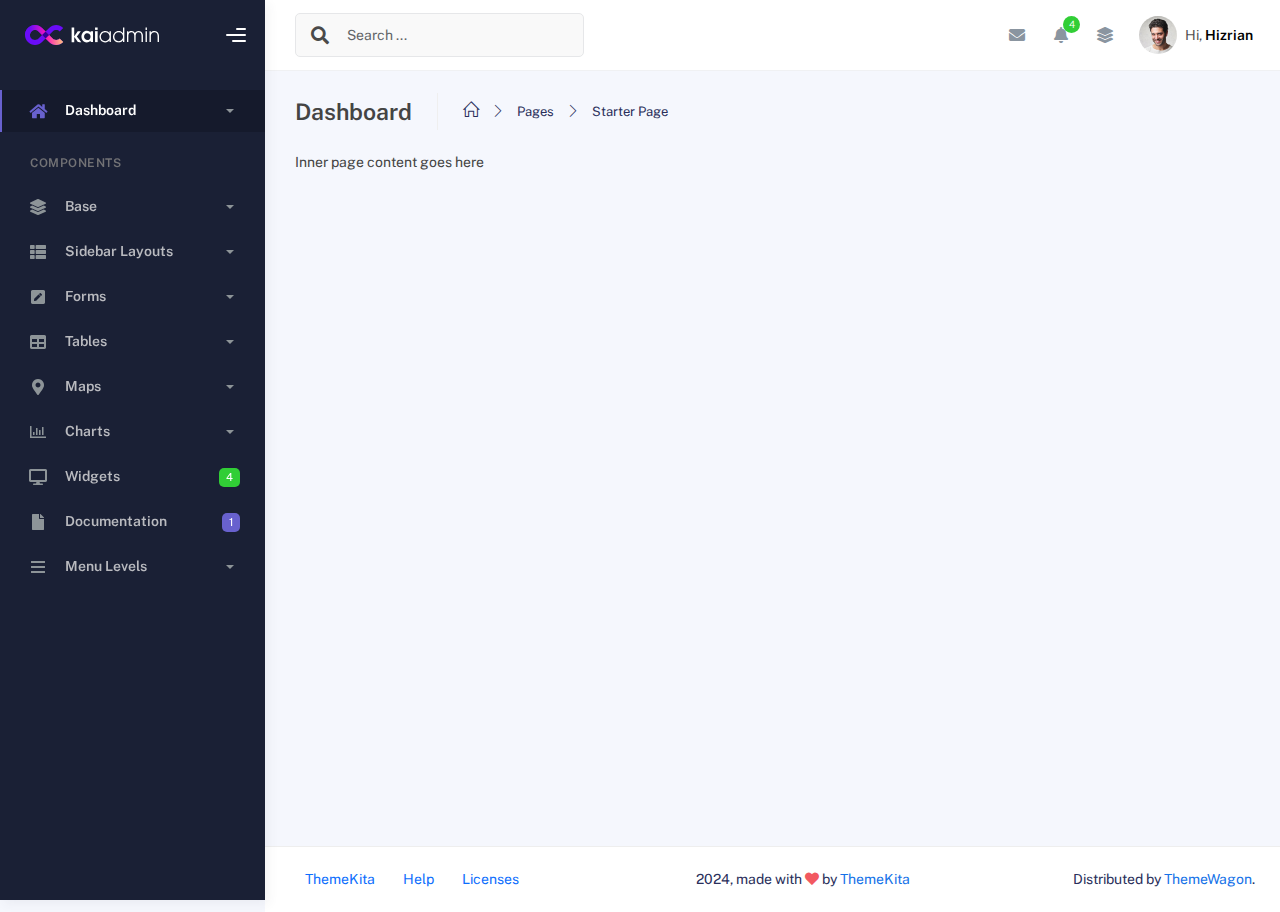
<file: starter-template.html>
<!DOCTYPE html>
<html lang="en">
  <head>
    <meta http-equiv="X-UA-Compatible" content="IE=edge" />
    <title>Kaiadmin - Bootstrap 5 Admin Dashboard</title>
    <meta
      content="width=device-width, initial-scale=1.0, shrink-to-fit=no"
      name="viewport"
    />
    <link
      rel="icon"
      href="assets/img/kaiadmin/favicon.ico"
      type="image/x-icon"
    />

    <!-- Fonts and icons -->
    <script src="assets/js/plugin/webfont/webfont.min.js"></script>
    <script>
      WebFont.load({
        google: { families: ["Public Sans:300,400,500,600,700"] },
        custom: {
          families: [
            "Font Awesome 5 Solid",
            "Font Awesome 5 Regular",
            "Font Awesome 5 Brands",
            "simple-line-icons",
          ],
          urls: ["assets/css/fonts.min.css"],
        },
        active: function () {
          sessionStorage.fonts = true;
        },
      });
    </script>

    <!-- CSS Files -->
    <link rel="stylesheet" href="assets/css/bootstrap.min.css" />
    <link rel="stylesheet" href="assets/css/plugins.min.css" />
    <link rel="stylesheet" href="assets/css/kaiadmin.min.css" />

    <!-- CSS Just for demo purpose, don't include it in your project -->
    <link rel="stylesheet" href="assets/css/demo.css" />
  </head>
  <body>
    <div class="wrapper">
      <!-- Sidebar -->
      <div class="sidebar" data-background-color="dark">
        <div class="sidebar-logo">
          <!-- Logo Header -->
          <div class="logo-header" data-background-color="dark">
            <a href="index.html" class="logo">
              <img
                src="assets/img/kaiadmin/logo_light.svg"
                alt="navbar brand"
                class="navbar-brand"
                height="20"
              />
            </a>
            <div class="nav-toggle">
              <button class="btn btn-toggle toggle-sidebar">
                <i class="gg-menu-right"></i>
              </button>
              <button class="btn btn-toggle sidenav-toggler">
                <i class="gg-menu-left"></i>
              </button>
            </div>
            <button class="topbar-toggler more">
              <i class="gg-more-vertical-alt"></i>
            </button>
          </div>
          <!-- End Logo Header -->
        </div>
        <div class="sidebar-wrapper scrollbar scrollbar-inner">
          <div class="sidebar-content">
            <ul class="nav nav-secondary">
              <li class="nav-item active">
                <a
                  data-bs-toggle="collapse"
                  href="#dashboard"
                  class="collapsed"
                  aria-expanded="false"
                >
                  <i class="fas fa-home"></i>
                  <p>Dashboard</p>
                  <span class="caret"></span>
                </a>
                <div class="collapse" id="dashboard">
                  <ul class="nav nav-collapse">
                    <li>
                      <a href="../demo1/index.html">
                        <span class="sub-item">Dashboard 1</span>
                      </a>
                    </li>
                  </ul>
                </div>
              </li>
              <li class="nav-section">
                <span class="sidebar-mini-icon">
                  <i class="fa fa-ellipsis-h"></i>
                </span>
                <h4 class="text-section">Components</h4>
              </li>
              <li class="nav-item">
                <a data-bs-toggle="collapse" href="#base">
                  <i class="fas fa-layer-group"></i>
                  <p>Base</p>
                  <span class="caret"></span>
                </a>
                <div class="collapse" id="base">
                  <ul class="nav nav-collapse">
                    <li>
                      <a href="components/avatars.html">
                        <span class="sub-item">Avatars</span>
                      </a>
                    </li>
                    <li>
                      <a href="components/buttons.html">
                        <span class="sub-item">Buttons</span>
                      </a>
                    </li>
                    <li>
                      <a href="components/gridsystem.html">
                        <span class="sub-item">Grid System</span>
                      </a>
                    </li>
                    <li>
                      <a href="components/panels.html">
                        <span class="sub-item">Panels</span>
                      </a>
                    </li>
                    <li>
                      <a href="components/notifications.html">
                        <span class="sub-item">Notifications</span>
                      </a>
                    </li>
                    <li>
                      <a href="components/sweetalert.html">
                        <span class="sub-item">Sweet Alert</span>
                      </a>
                    </li>
                    <li>
                      <a href="components/font-awesome-icons.html">
                        <span class="sub-item">Font Awesome Icons</span>
                      </a>
                    </li>
                    <li>
                      <a href="components/simple-line-icons.html">
                        <span class="sub-item">Simple Line Icons</span>
                      </a>
                    </li>
                    <li>
                      <a href="components/typography.html">
                        <span class="sub-item">Typography</span>
                      </a>
                    </li>
                  </ul>
                </div>
              </li>
              <li class="nav-item">
                <a data-bs-toggle="collapse" href="#sidebarLayouts">
                  <i class="fas fa-th-list"></i>
                  <p>Sidebar Layouts</p>
                  <span class="caret"></span>
                </a>
                <div class="collapse" id="sidebarLayouts">
                  <ul class="nav nav-collapse">
                    <li>
                      <a href="sidebar-style-2.html">
                        <span class="sub-item">Sidebar Style 2</span>
                      </a>
                    </li>
                    <li>
                      <a href="icon-menu.html">
                        <span class="sub-item">Icon Menu</span>
                      </a>
                    </li>
                  </ul>
                </div>
              </li>
              <li class="nav-item">
                <a data-bs-toggle="collapse" href="#forms">
                  <i class="fas fa-pen-square"></i>
                  <p>Forms</p>
                  <span class="caret"></span>
                </a>
                <div class="collapse" id="forms">
                  <ul class="nav nav-collapse">
                    <li>
                      <a href="forms/forms.html">
                        <span class="sub-item">Basic Form</span>
                      </a>
                    </li>
                  </ul>
                </div>
              </li>
              <li class="nav-item">
                <a data-bs-toggle="collapse" href="#tables">
                  <i class="fas fa-table"></i>
                  <p>Tables</p>
                  <span class="caret"></span>
                </a>
                <div class="collapse" id="tables">
                  <ul class="nav nav-collapse">
                    <li>
                      <a href="tables/tables.html">
                        <span class="sub-item">Basic Table</span>
                      </a>
                    </li>
                    <li>
                      <a href="tables/datatables.html">
                        <span class="sub-item">Datatables</span>
                      </a>
                    </li>
                  </ul>
                </div>
              </li>
              <li class="nav-item">
                <a data-bs-toggle="collapse" href="#maps">
                  <i class="fas fa-map-marker-alt"></i>
                  <p>Maps</p>
                  <span class="caret"></span>
                </a>
                <div class="collapse" id="maps">
                  <ul class="nav nav-collapse">
                    <li>
                      <a href="maps/googlemaps.html">
                        <span class="sub-item">Google Maps</span>
                      </a>
                    </li>
                    <li>
                      <a href="maps/jsvectormap.html">
                        <span class="sub-item">Jsvectormap</span>
                      </a>
                    </li>
                  </ul>
                </div>
              </li>
              <li class="nav-item">
                <a data-bs-toggle="collapse" href="#charts">
                  <i class="far fa-chart-bar"></i>
                  <p>Charts</p>
                  <span class="caret"></span>
                </a>
                <div class="collapse" id="charts">
                  <ul class="nav nav-collapse">
                    <li>
                      <a href="charts/charts.html">
                        <span class="sub-item">Chart Js</span>
                      </a>
                    </li>
                    <li>
                      <a href="charts/sparkline.html">
                        <span class="sub-item">Sparkline</span>
                      </a>
                    </li>
                  </ul>
                </div>
              </li>
              <li class="nav-item">
                <a href="widgets.html">
                  <i class="fas fa-desktop"></i>
                  <p>Widgets</p>
                  <span class="badge badge-success">4</span>
                </a>
              </li>
              <li class="nav-item">
                <a href="../../documentation/index.html">
                  <i class="fas fa-file"></i>
                  <p>Documentation</p>
                  <span class="badge badge-secondary">1</span>
                </a>
              </li>
              <li class="nav-item">
                <a data-bs-toggle="collapse" href="#submenu">
                  <i class="fas fa-bars"></i>
                  <p>Menu Levels</p>
                  <span class="caret"></span>
                </a>
                <div class="collapse" id="submenu">
                  <ul class="nav nav-collapse">
                    <li>
                      <a data-bs-toggle="collapse" href="#subnav1">
                        <span class="sub-item">Level 1</span>
                        <span class="caret"></span>
                      </a>
                      <div class="collapse" id="subnav1">
                        <ul class="nav nav-collapse subnav">
                          <li>
                            <a href="#">
                              <span class="sub-item">Level 2</span>
                            </a>
                          </li>
                          <li>
                            <a href="#">
                              <span class="sub-item">Level 2</span>
                            </a>
                          </li>
                        </ul>
                      </div>
                    </li>
                    <li>
                      <a data-bs-toggle="collapse" href="#subnav2">
                        <span class="sub-item">Level 1</span>
                        <span class="caret"></span>
                      </a>
                      <div class="collapse" id="subnav2">
                        <ul class="nav nav-collapse subnav">
                          <li>
                            <a href="#">
                              <span class="sub-item">Level 2</span>
                            </a>
                          </li>
                        </ul>
                      </div>
                    </li>
                    <li>
                      <a href="#">
                        <span class="sub-item">Level 1</span>
                      </a>
                    </li>
                  </ul>
                </div>
              </li>
            </ul>
          </div>
        </div>
      </div>
      <!-- End Sidebar -->

      <div class="main-panel">
        <div class="main-header">
          <div class="main-header-logo">
            <!-- Logo Header -->
            <div class="logo-header" data-background-color="dark">
              <a href="index.html" class="logo">
                <img
                  src="assets/img/kaiadmin/logo_light.svg"
                  alt="navbar brand"
                  class="navbar-brand"
                  height="20"
                />
              </a>
              <div class="nav-toggle">
                <button class="btn btn-toggle toggle-sidebar">
                  <i class="gg-menu-right"></i>
                </button>
                <button class="btn btn-toggle sidenav-toggler">
                  <i class="gg-menu-left"></i>
                </button>
              </div>
              <button class="topbar-toggler more">
                <i class="gg-more-vertical-alt"></i>
              </button>
            </div>
            <!-- End Logo Header -->
          </div>
          <!-- Navbar Header -->
          <nav
            class="navbar navbar-header navbar-header-transparent navbar-expand-lg border-bottom"
          >
            <div class="container-fluid">
              <nav
                class="navbar navbar-header-left navbar-expand-lg navbar-form nav-search p-0 d-none d-lg-flex"
              >
                <div class="input-group">
                  <div class="input-group-prepend">
                    <button type="submit" class="btn btn-search pe-1">
                      <i class="fa fa-search search-icon"></i>
                    </button>
                  </div>
                  <input
                    type="text"
                    placeholder="Search ..."
                    class="form-control"
                  />
                </div>
              </nav>

              <ul class="navbar-nav topbar-nav ms-md-auto align-items-center">
                <li
                  class="nav-item topbar-icon dropdown hidden-caret d-flex d-lg-none"
                >
                  <a
                    class="nav-link dropdown-toggle"
                    data-bs-toggle="dropdown"
                    href="#"
                    role="button"
                    aria-expanded="false"
                    aria-haspopup="true"
                  >
                    <i class="fa fa-search"></i>
                  </a>
                  <ul class="dropdown-menu dropdown-search animated fadeIn">
                    <form class="navbar-left navbar-form nav-search">
                      <div class="input-group">
                        <input
                          type="text"
                          placeholder="Search ..."
                          class="form-control"
                        />
                      </div>
                    </form>
                  </ul>
                </li>
                <li class="nav-item topbar-icon dropdown hidden-caret">
                  <a
                    class="nav-link dropdown-toggle"
                    href="#"
                    id="messageDropdown"
                    role="button"
                    data-bs-toggle="dropdown"
                    aria-haspopup="true"
                    aria-expanded="false"
                  >
                    <i class="fa fa-envelope"></i>
                  </a>
                  <ul
                    class="dropdown-menu messages-notif-box animated fadeIn"
                    aria-labelledby="messageDropdown"
                  >
                    <li>
                      <div
                        class="dropdown-title d-flex justify-content-between align-items-center"
                      >
                        Messages
                        <a href="#" class="small">Mark all as read</a>
                      </div>
                    </li>
                    <li>
                      <div class="message-notif-scroll scrollbar-outer">
                        <div class="notif-center">
                          <a href="#">
                            <div class="notif-img">
                              <img
                                src="assets/img/jm_denis.jpg"
                                alt="Img Profile"
                              />
                            </div>
                            <div class="notif-content">
                              <span class="subject">Jimmy Denis</span>
                              <span class="block"> How are you ? </span>
                              <span class="time">5 minutes ago</span>
                            </div>
                          </a>
                          <a href="#">
                            <div class="notif-img">
                              <img
                                src="assets/img/chadengle.jpg"
                                alt="Img Profile"
                              />
                            </div>
                            <div class="notif-content">
                              <span class="subject">Chad</span>
                              <span class="block"> Ok, Thanks ! </span>
                              <span class="time">12 minutes ago</span>
                            </div>
                          </a>
                          <a href="#">
                            <div class="notif-img">
                              <img
                                src="assets/img/mlane.jpg"
                                alt="Img Profile"
                              />
                            </div>
                            <div class="notif-content">
                              <span class="subject">Jhon Doe</span>
                              <span class="block">
                                Ready for the meeting today...
                              </span>
                              <span class="time">12 minutes ago</span>
                            </div>
                          </a>
                          <a href="#">
                            <div class="notif-img">
                              <img
                                src="assets/img/talha.jpg"
                                alt="Img Profile"
                              />
                            </div>
                            <div class="notif-content">
                              <span class="subject">Talha</span>
                              <span class="block"> Hi, Apa Kabar ? </span>
                              <span class="time">17 minutes ago</span>
                            </div>
                          </a>
                        </div>
                      </div>
                    </li>
                    <li>
                      <a class="see-all" href="javascript:void(0);"
                        >See all messages<i class="fa fa-angle-right"></i>
                      </a>
                    </li>
                  </ul>
                </li>
                <li class="nav-item topbar-icon dropdown hidden-caret">
                  <a
                    class="nav-link dropdown-toggle"
                    href="#"
                    id="notifDropdown"
                    role="button"
                    data-bs-toggle="dropdown"
                    aria-haspopup="true"
                    aria-expanded="false"
                  >
                    <i class="fa fa-bell"></i>
                    <span class="notification">4</span>
                  </a>
                  <ul
                    class="dropdown-menu notif-box animated fadeIn"
                    aria-labelledby="notifDropdown"
                  >
                    <li>
                      <div class="dropdown-title">
                        You have 4 new notification
                      </div>
                    </li>
                    <li>
                      <div class="notif-scroll scrollbar-outer">
                        <div class="notif-center">
                          <a href="#">
                            <div class="notif-icon notif-primary">
                              <i class="fa fa-user-plus"></i>
                            </div>
                            <div class="notif-content">
                              <span class="block"> New user registered </span>
                              <span class="time">5 minutes ago</span>
                            </div>
                          </a>
                          <a href="#">
                            <div class="notif-icon notif-success">
                              <i class="fa fa-comment"></i>
                            </div>
                            <div class="notif-content">
                              <span class="block">
                                Rahmad commented on Admin
                              </span>
                              <span class="time">12 minutes ago</span>
                            </div>
                          </a>
                          <a href="#">
                            <div class="notif-img">
                              <img
                                src="assets/img/profile2.jpg"
                                alt="Img Profile"
                              />
                            </div>
                            <div class="notif-content">
                              <span class="block">
                                Reza send messages to you
                              </span>
                              <span class="time">12 minutes ago</span>
                            </div>
                          </a>
                          <a href="#">
                            <div class="notif-icon notif-danger">
                              <i class="fa fa-heart"></i>
                            </div>
                            <div class="notif-content">
                              <span class="block"> Farrah liked Admin </span>
                              <span class="time">17 minutes ago</span>
                            </div>
                          </a>
                        </div>
                      </div>
                    </li>
                    <li>
                      <a class="see-all" href="javascript:void(0);"
                        >See all notifications<i class="fa fa-angle-right"></i>
                      </a>
                    </li>
                  </ul>
                </li>
                <li class="nav-item topbar-icon dropdown hidden-caret">
                  <a
                    class="nav-link"
                    data-bs-toggle="dropdown"
                    href="#"
                    aria-expanded="false"
                  >
                    <i class="fas fa-layer-group"></i>
                  </a>
                  <div class="dropdown-menu quick-actions animated fadeIn">
                    <div class="quick-actions-header">
                      <span class="title mb-1">Quick Actions</span>
                      <span class="subtitle op-7">Shortcuts</span>
                    </div>
                    <div class="quick-actions-scroll scrollbar-outer">
                      <div class="quick-actions-items">
                        <div class="row m-0">
                          <a class="col-6 col-md-4 p-0" href="#">
                            <div class="quick-actions-item">
                              <div class="avatar-item bg-danger rounded-circle">
                                <i class="far fa-calendar-alt"></i>
                              </div>
                              <span class="text">Calendar</span>
                            </div>
                          </a>
                          <a class="col-6 col-md-4 p-0" href="#">
                            <div class="quick-actions-item">
                              <div
                                class="avatar-item bg-warning rounded-circle"
                              >
                                <i class="fas fa-map"></i>
                              </div>
                              <span class="text">Maps</span>
                            </div>
                          </a>
                          <a class="col-6 col-md-4 p-0" href="#">
                            <div class="quick-actions-item">
                              <div class="avatar-item bg-info rounded-circle">
                                <i class="fas fa-file-excel"></i>
                              </div>
                              <span class="text">Reports</span>
                            </div>
                          </a>
                          <a class="col-6 col-md-4 p-0" href="#">
                            <div class="quick-actions-item">
                              <div
                                class="avatar-item bg-success rounded-circle"
                              >
                                <i class="fas fa-envelope"></i>
                              </div>
                              <span class="text">Emails</span>
                            </div>
                          </a>
                          <a class="col-6 col-md-4 p-0" href="#">
                            <div class="quick-actions-item">
                              <div
                                class="avatar-item bg-primary rounded-circle"
                              >
                                <i class="fas fa-file-invoice-dollar"></i>
                              </div>
                              <span class="text">Invoice</span>
                            </div>
                          </a>
                          <a class="col-6 col-md-4 p-0" href="#">
                            <div class="quick-actions-item">
                              <div
                                class="avatar-item bg-secondary rounded-circle"
                              >
                                <i class="fas fa-credit-card"></i>
                              </div>
                              <span class="text">Payments</span>
                            </div>
                          </a>
                        </div>
                      </div>
                    </div>
                  </div>
                </li>

                <li class="nav-item topbar-user dropdown hidden-caret">
                  <a
                    class="dropdown-toggle profile-pic"
                    data-bs-toggle="dropdown"
                    href="#"
                    aria-expanded="false"
                  >
                    <div class="avatar-sm">
                      <img
                        src="assets/img/profile.jpg"
                        alt="..."
                        class="avatar-img rounded-circle"
                      />
                    </div>
                    <span class="profile-username">
                      <span class="op-7">Hi,</span>
                      <span class="fw-bold">Hizrian</span>
                    </span>
                  </a>
                  <ul class="dropdown-menu dropdown-user animated fadeIn">
                    <div class="dropdown-user-scroll scrollbar-outer">
                      <li>
                        <div class="user-box">
                          <div class="avatar-lg">
                            <img
                              src="assets/img/profile.jpg"
                              alt="image profile"
                              class="avatar-img rounded"
                            />
                          </div>
                          <div class="u-text">
                            <h4>Hizrian</h4>
                            <p class="text-muted">hello@example.com</p>
                            <a
                              href="profile.html"
                              class="btn btn-xs btn-secondary btn-sm"
                              >View Profile</a
                            >
                          </div>
                        </div>
                      </li>
                      <li>
                        <div class="dropdown-divider"></div>
                        <a class="dropdown-item" href="#">My Profile</a>
                        <a class="dropdown-item" href="#">My Balance</a>
                        <a class="dropdown-item" href="#">Inbox</a>
                        <div class="dropdown-divider"></div>
                        <a class="dropdown-item" href="#">Account Setting</a>
                        <div class="dropdown-divider"></div>
                        <a class="dropdown-item" href="#">Logout</a>
                      </li>
                    </div>
                  </ul>
                </li>
              </ul>
            </div>
          </nav>
          <!-- End Navbar -->
        </div>

        <div class="container">
          <div class="page-inner">
            <div class="page-header">
              <h4 class="page-title">Dashboard</h4>
              <ul class="breadcrumbs">
                <li class="nav-home">
                  <a href="#">
                    <i class="icon-home"></i>
                  </a>
                </li>
                <li class="separator">
                  <i class="icon-arrow-right"></i>
                </li>
                <li class="nav-item">
                  <a href="#">Pages</a>
                </li>
                <li class="separator">
                  <i class="icon-arrow-right"></i>
                </li>
                <li class="nav-item">
                  <a href="#">Starter Page</a>
                </li>
              </ul>
            </div>
            <div class="page-category">Inner page content goes here</div>
          </div>
        </div>

        <footer class="footer">
          <div class="container-fluid d-flex justify-content-between">
            <nav class="pull-left">
              <ul class="nav">
                <li class="nav-item">
                  <a class="nav-link" href="http://www.themekita.com">
                    ThemeKita
                  </a>
                </li>
                <li class="nav-item">
                  <a class="nav-link" href="#"> Help </a>
                </li>
                <li class="nav-item">
                  <a class="nav-link" href="#"> Licenses </a>
                </li>
              </ul>
            </nav>
            <div class="copyright">
              2024, made with <i class="fa fa-heart heart text-danger"></i> by
              <a href="http://www.themekita.com">ThemeKita</a>
            </div>
            <div>
              Distributed by
              <a target="_blank" href="https://themewagon.com/">ThemeWagon</a>.
            </div>
          </div>
        </footer>
      </div>
    </div>
    <!--   Core JS Files   -->
    <script src="assets/js/core/jquery-3.7.1.min.js"></script>
    <script src="assets/js/core/popper.min.js"></script>
    <script src="assets/js/core/bootstrap.min.js"></script>

    <!-- jQuery Scrollbar -->
    <script src="assets/js/plugin/jquery-scrollbar/jquery.scrollbar.min.js"></script>

    <!-- Chart JS -->
    <script src="assets/js/plugin/chart.js/chart.min.js"></script>

    <!-- jQuery Sparkline -->
    <script src="assets/js/plugin/jquery.sparkline/jquery.sparkline.min.js"></script>

    <!-- Chart Circle -->
    <script src="assets/js/plugin/chart-circle/circles.min.js"></script>

    <!-- Datatables -->
    <script src="assets/js/plugin/datatables/datatables.min.js"></script>

    <!-- Bootstrap Notify -->
    <script src="assets/js/plugin/bootstrap-notify/bootstrap-notify.min.js"></script>

    <!-- jQuery Vector Maps -->
    <script src="assets/js/plugin/jsvectormap/jsvectormap.min.js"></script>
    <script src="assets/js/plugin/jsvectormap/world.js"></script>

    <!-- Google Maps Plugin -->
    <script src="assets/js/plugin/gmaps/gmaps.js"></script>

    <!-- Sweet Alert -->
    <script src="assets/js/plugin/sweetalert/sweetalert.min.js"></script>

    <!-- Kaiadmin JS -->
    <script src="assets/js/kaiadmin.min.js"></script>
  </body>
</html>
</file>
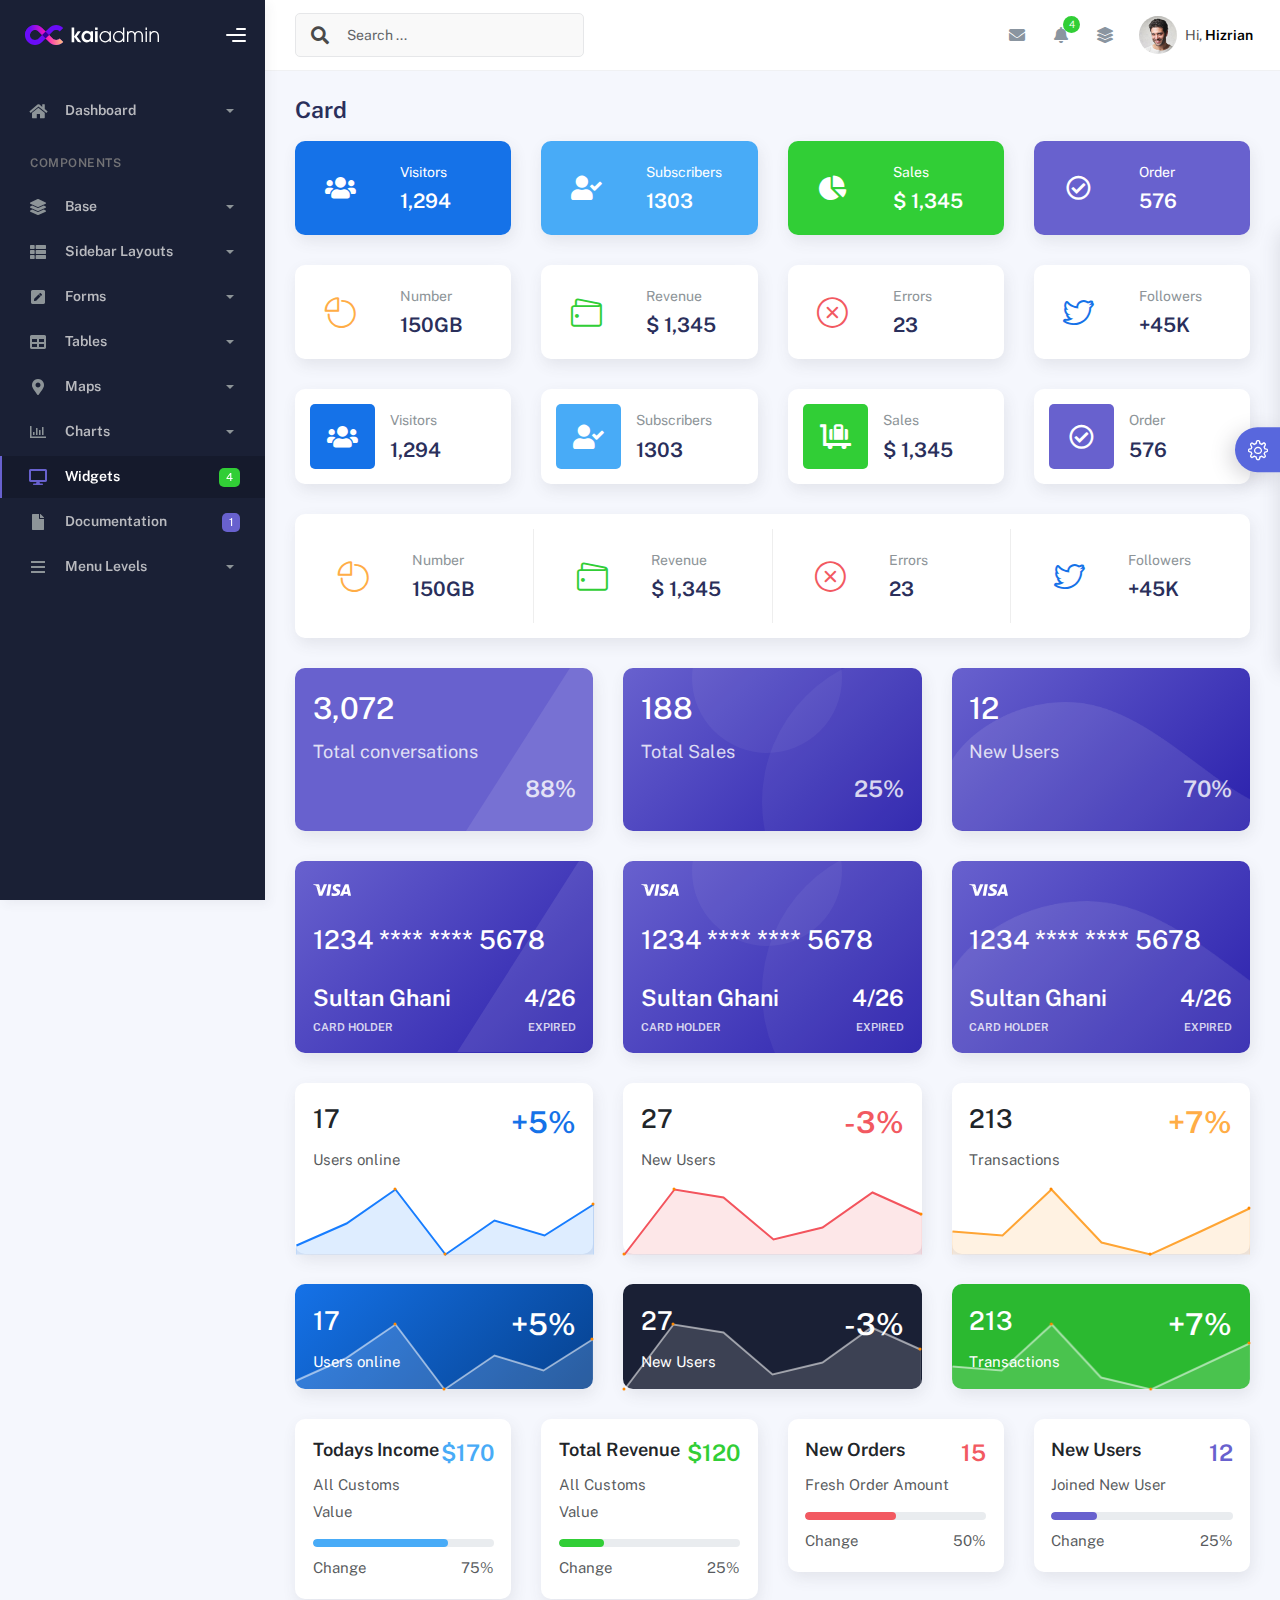
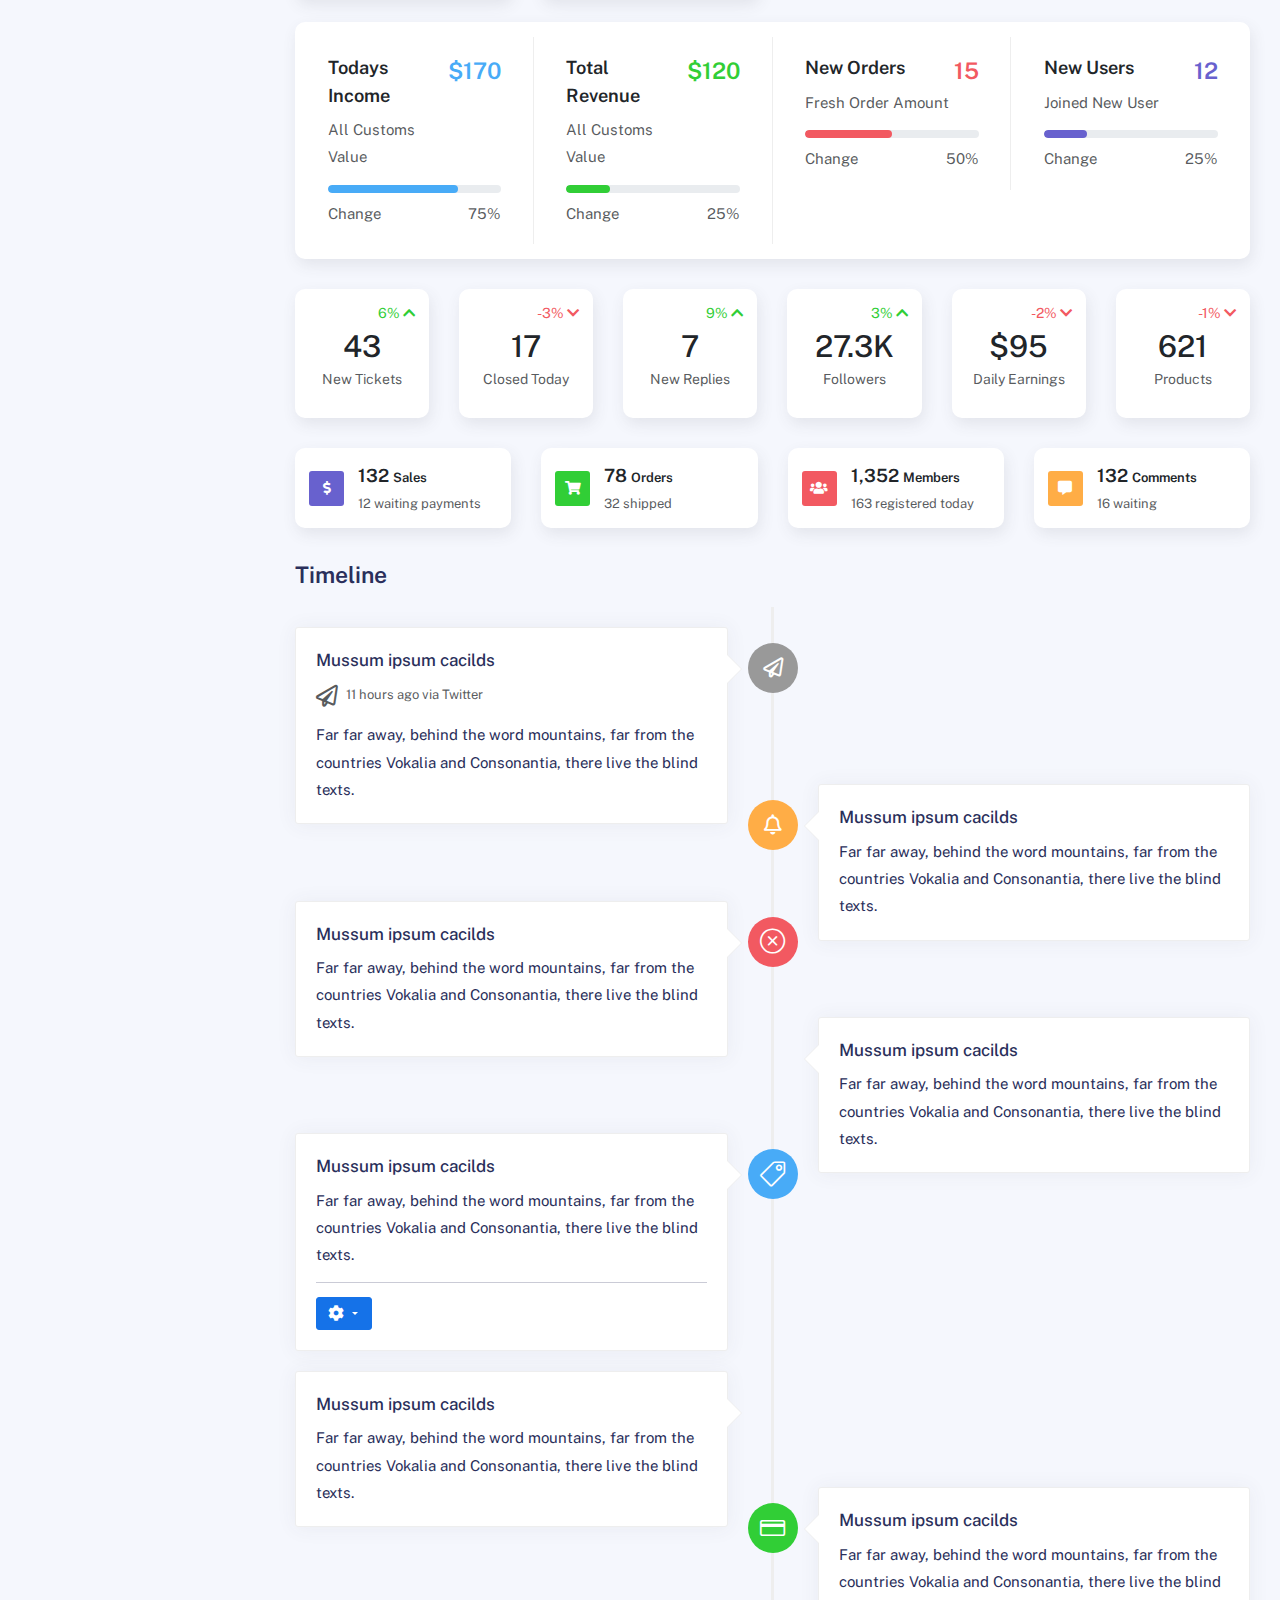
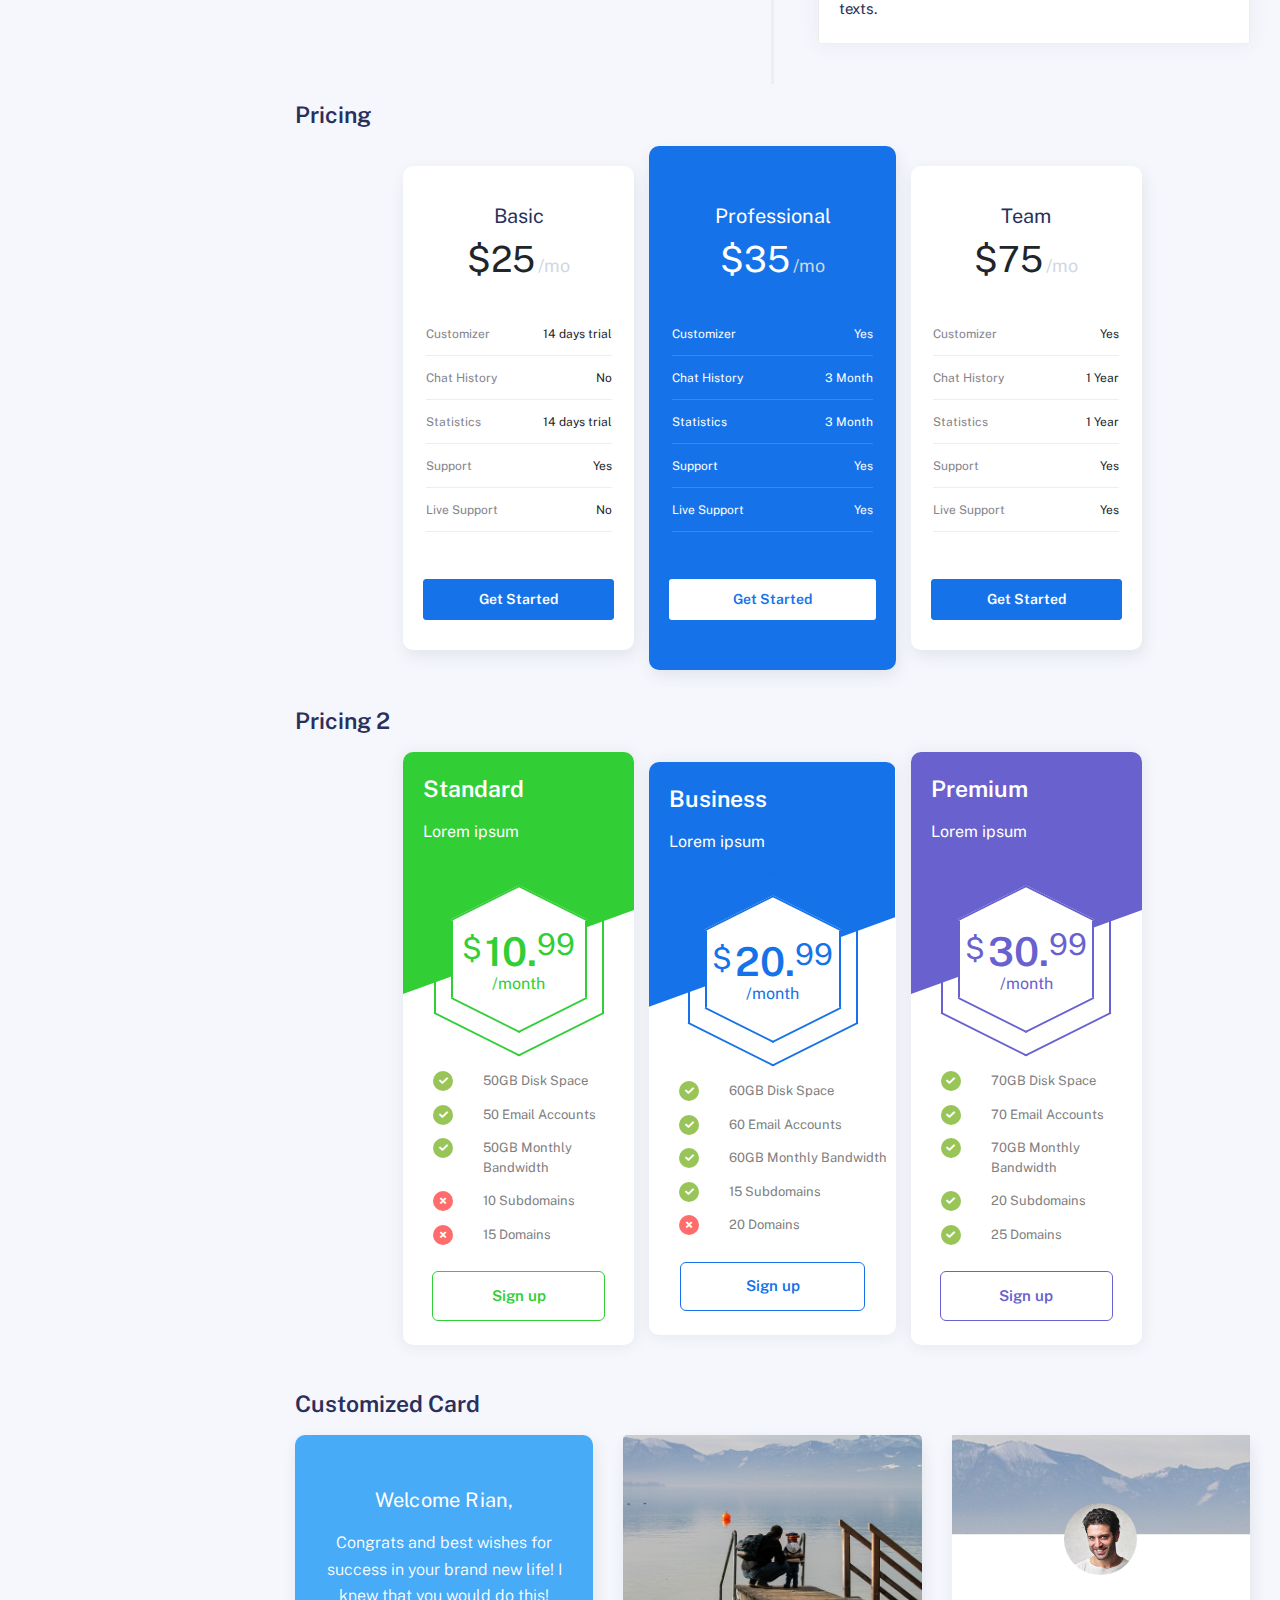
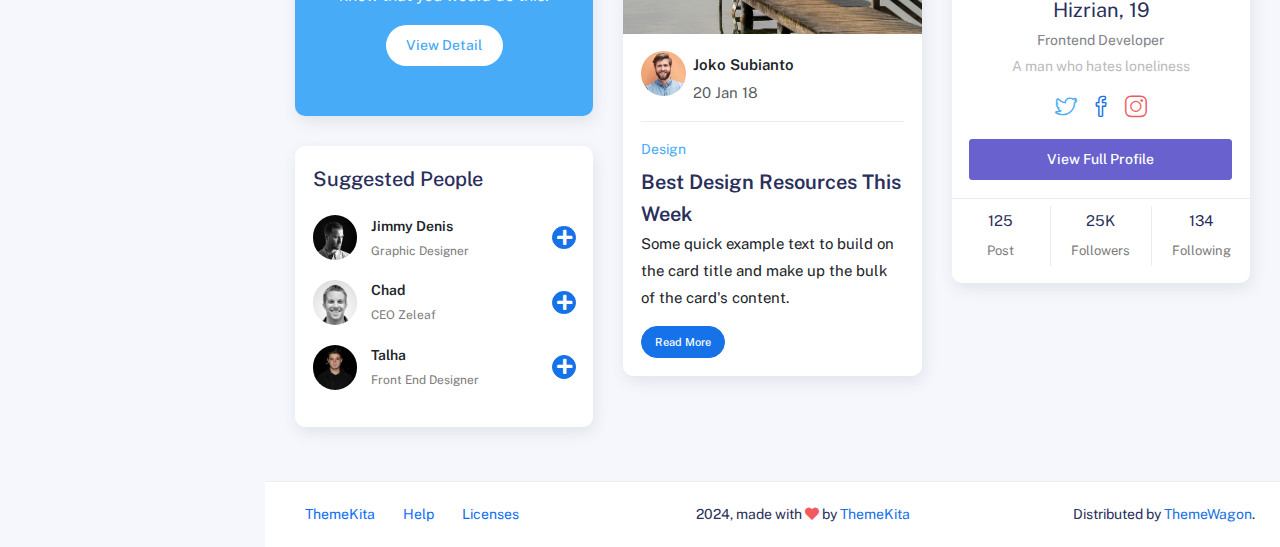
<file: widgets.html>
<!DOCTYPE html>
<html lang="en">
  <head>
    <meta http-equiv="X-UA-Compatible" content="IE=edge" />
    <title>Widgets - Kaiadmin Bootstrap 5 Admin Dashboard</title>
    <meta
      content="width=device-width, initial-scale=1.0, shrink-to-fit=no"
      name="viewport"
    />
    <link
      rel="icon"
      href="assets/img/kaiadmin/favicon.ico"
      type="image/x-icon"
    />

    <!-- Fonts and icons -->
    <script src="assets/js/plugin/webfont/webfont.min.js"></script>
    <script>
      WebFont.load({
        google: { families: ["Public Sans:300,400,500,600,700"] },
        custom: {
          families: [
            "Font Awesome 5 Solid",
            "Font Awesome 5 Regular",
            "Font Awesome 5 Brands",
            "simple-line-icons",
          ],
          urls: ["assets/css/fonts.min.css"],
        },
        active: function () {
          sessionStorage.fonts = true;
        },
      });
    </script>

    <!-- CSS Files -->
    <link rel="stylesheet" href="assets/css/bootstrap.min.css" />
    <link rel="stylesheet" href="assets/css/plugins.min.css" />
    <link rel="stylesheet" href="assets/css/kaiadmin.min.css" />

    <!-- CSS Just for demo purpose, don't include it in your project -->
    <link rel="stylesheet" href="assets/css/demo.css" />
  </head>
  <body>
    <div class="wrapper">
      <!-- Sidebar -->
      <div class="sidebar" data-background-color="dark">
        <div class="sidebar-logo">
          <!-- Logo Header -->
          <div class="logo-header" data-background-color="dark">
            <a href="index.html" class="logo">
              <img
                src="assets/img/kaiadmin/logo_light.svg"
                alt="navbar brand"
                class="navbar-brand"
                height="20"
              />
            </a>
            <div class="nav-toggle">
              <button class="btn btn-toggle toggle-sidebar">
                <i class="gg-menu-right"></i>
              </button>
              <button class="btn btn-toggle sidenav-toggler">
                <i class="gg-menu-left"></i>
              </button>
            </div>
            <button class="topbar-toggler more">
              <i class="gg-more-vertical-alt"></i>
            </button>
          </div>
          <!-- End Logo Header -->
        </div>
        <div class="sidebar-wrapper scrollbar scrollbar-inner">
          <div class="sidebar-content">
            <ul class="nav nav-secondary">
              <li class="nav-item">
                <a
                  data-bs-toggle="collapse"
                  href="#dashboard"
                  class="collapsed"
                  aria-expanded="false"
                >
                  <i class="fas fa-home"></i>
                  <p>Dashboard</p>
                  <span class="caret"></span>
                </a>
                <div class="collapse" id="dashboard">
                  <ul class="nav nav-collapse">
                    <li>
                      <a href="../demo1/index.html">
                        <span class="sub-item">Dashboard 1</span>
                      </a>
                    </li>
                  </ul>
                </div>
              </li>
              <li class="nav-section">
                <span class="sidebar-mini-icon">
                  <i class="fa fa-ellipsis-h"></i>
                </span>
                <h4 class="text-section">Components</h4>
              </li>
              <li class="nav-item">
                <a data-bs-toggle="collapse" href="#base">
                  <i class="fas fa-layer-group"></i>
                  <p>Base</p>
                  <span class="caret"></span>
                </a>
                <div class="collapse" id="base">
                  <ul class="nav nav-collapse">
                    <li>
                      <a href="components/avatars.html">
                        <span class="sub-item">Avatars</span>
                      </a>
                    </li>
                    <li>
                      <a href="components/buttons.html">
                        <span class="sub-item">Buttons</span>
                      </a>
                    </li>
                    <li>
                      <a href="components/gridsystem.html">
                        <span class="sub-item">Grid System</span>
                      </a>
                    </li>
                    <li>
                      <a href="components/panels.html">
                        <span class="sub-item">Panels</span>
                      </a>
                    </li>
                    <li>
                      <a href="components/notifications.html">
                        <span class="sub-item">Notifications</span>
                      </a>
                    </li>
                    <li>
                      <a href="components/sweetalert.html">
                        <span class="sub-item">Sweet Alert</span>
                      </a>
                    </li>
                    <li>
                      <a href="components/font-awesome-icons.html">
                        <span class="sub-item">Font Awesome Icons</span>
                      </a>
                    </li>
                    <li>
                      <a href="components/simple-line-icons.html">
                        <span class="sub-item">Simple Line Icons</span>
                      </a>
                    </li>
                    <li>
                      <a href="components/typography.html">
                        <span class="sub-item">Typography</span>
                      </a>
                    </li>
                  </ul>
                </div>
              </li>
              <li class="nav-item">
                <a data-bs-toggle="collapse" href="#sidebarLayouts">
                  <i class="fas fa-th-list"></i>
                  <p>Sidebar Layouts</p>
                  <span class="caret"></span>
                </a>
                <div class="collapse" id="sidebarLayouts">
                  <ul class="nav nav-collapse">
                    <li>
                      <a href="sidebar-style-2.html">
                        <span class="sub-item">Sidebar Style 2</span>
                      </a>
                    </li>
                    <li>
                      <a href="icon-menu.html">
                        <span class="sub-item">Icon Menu</span>
                      </a>
                    </li>
                  </ul>
                </div>
              </li>
              <li class="nav-item">
                <a data-bs-toggle="collapse" href="#forms">
                  <i class="fas fa-pen-square"></i>
                  <p>Forms</p>
                  <span class="caret"></span>
                </a>
                <div class="collapse" id="forms">
                  <ul class="nav nav-collapse">
                    <li>
                      <a href="forms/forms.html">
                        <span class="sub-item">Basic Form</span>
                      </a>
                    </li>
                  </ul>
                </div>
              </li>
              <li class="nav-item">
                <a data-bs-toggle="collapse" href="#tables">
                  <i class="fas fa-table"></i>
                  <p>Tables</p>
                  <span class="caret"></span>
                </a>
                <div class="collapse" id="tables">
                  <ul class="nav nav-collapse">
                    <li>
                      <a href="tables/tables.html">
                        <span class="sub-item">Basic Table</span>
                      </a>
                    </li>
                    <li>
                      <a href="tables/datatables.html">
                        <span class="sub-item">Datatables</span>
                      </a>
                    </li>
                  </ul>
                </div>
              </li>
              <li class="nav-item">
                <a data-bs-toggle="collapse" href="#maps">
                  <i class="fas fa-map-marker-alt"></i>
                  <p>Maps</p>
                  <span class="caret"></span>
                </a>
                <div class="collapse" id="maps">
                  <ul class="nav nav-collapse">
                    <li>
                      <a href="maps/googlemaps.html">
                        <span class="sub-item">Google Maps</span>
                      </a>
                    </li>
                    <li>
                      <a href="maps/jsvectormap.html">
                        <span class="sub-item">Jsvectormap</span>
                      </a>
                    </li>
                  </ul>
                </div>
              </li>
              <li class="nav-item">
                <a data-bs-toggle="collapse" href="#charts">
                  <i class="far fa-chart-bar"></i>
                  <p>Charts</p>
                  <span class="caret"></span>
                </a>
                <div class="collapse" id="charts">
                  <ul class="nav nav-collapse">
                    <li>
                      <a href="charts/charts.html">
                        <span class="sub-item">Chart Js</span>
                      </a>
                    </li>
                    <li>
                      <a href="charts/sparkline.html">
                        <span class="sub-item">Sparkline</span>
                      </a>
                    </li>
                  </ul>
                </div>
              </li>
              <li class="nav-item active">
                <a href="widgets.html">
                  <i class="fas fa-desktop"></i>
                  <p>Widgets</p>
                  <span class="badge badge-success">4</span>
                </a>
              </li>
              <li class="nav-item">
                <a href="../../documentation/index.html">
                  <i class="fas fa-file"></i>
                  <p>Documentation</p>
                  <span class="badge badge-secondary">1</span>
                </a>
              </li>
              <li class="nav-item">
                <a data-bs-toggle="collapse" href="#submenu">
                  <i class="fas fa-bars"></i>
                  <p>Menu Levels</p>
                  <span class="caret"></span>
                </a>
                <div class="collapse" id="submenu">
                  <ul class="nav nav-collapse">
                    <li>
                      <a data-bs-toggle="collapse" href="#subnav1">
                        <span class="sub-item">Level 1</span>
                        <span class="caret"></span>
                      </a>
                      <div class="collapse" id="subnav1">
                        <ul class="nav nav-collapse subnav">
                          <li>
                            <a href="#">
                              <span class="sub-item">Level 2</span>
                            </a>
                          </li>
                          <li>
                            <a href="#">
                              <span class="sub-item">Level 2</span>
                            </a>
                          </li>
                        </ul>
                      </div>
                    </li>
                    <li>
                      <a data-bs-toggle="collapse" href="#subnav2">
                        <span class="sub-item">Level 1</span>
                        <span class="caret"></span>
                      </a>
                      <div class="collapse" id="subnav2">
                        <ul class="nav nav-collapse subnav">
                          <li>
                            <a href="#">
                              <span class="sub-item">Level 2</span>
                            </a>
                          </li>
                        </ul>
                      </div>
                    </li>
                    <li>
                      <a href="#">
                        <span class="sub-item">Level 1</span>
                      </a>
                    </li>
                  </ul>
                </div>
              </li>
            </ul>
          </div>
        </div>
      </div>
      <!-- End Sidebar -->

      <div class="main-panel">
        <div class="main-header">
          <div class="main-header-logo">
            <!-- Logo Header -->
            <div class="logo-header" data-background-color="dark">
              <a href="index.html" class="logo">
                <img
                  src="assets/img/kaiadmin/logo_light.svg"
                  alt="navbar brand"
                  class="navbar-brand"
                  height="20"
                />
              </a>
              <div class="nav-toggle">
                <button class="btn btn-toggle toggle-sidebar">
                  <i class="gg-menu-right"></i>
                </button>
                <button class="btn btn-toggle sidenav-toggler">
                  <i class="gg-menu-left"></i>
                </button>
              </div>
              <button class="topbar-toggler more">
                <i class="gg-more-vertical-alt"></i>
              </button>
            </div>
            <!-- End Logo Header -->
          </div>
          <!-- Navbar Header -->
          <nav
            class="navbar navbar-header navbar-header-transparent navbar-expand-lg border-bottom"
          >
            <div class="container-fluid">
              <nav
                class="navbar navbar-header-left navbar-expand-lg navbar-form nav-search p-0 d-none d-lg-flex"
              >
                <div class="input-group">
                  <div class="input-group-prepend">
                    <button type="submit" class="btn btn-search pe-1">
                      <i class="fa fa-search search-icon"></i>
                    </button>
                  </div>
                  <input
                    type="text"
                    placeholder="Search ..."
                    class="form-control"
                  />
                </div>
              </nav>

              <ul class="navbar-nav topbar-nav ms-md-auto align-items-center">
                <li
                  class="nav-item topbar-icon dropdown hidden-caret d-flex d-lg-none"
                >
                  <a
                    class="nav-link dropdown-toggle"
                    data-bs-toggle="dropdown"
                    href="#"
                    role="button"
                    aria-expanded="false"
                    aria-haspopup="true"
                  >
                    <i class="fa fa-search"></i>
                  </a>
                  <ul class="dropdown-menu dropdown-search animated fadeIn">
                    <form class="navbar-left navbar-form nav-search">
                      <div class="input-group">
                        <input
                          type="text"
                          placeholder="Search ..."
                          class="form-control"
                        />
                      </div>
                    </form>
                  </ul>
                </li>
                <li class="nav-item topbar-icon dropdown hidden-caret">
                  <a
                    class="nav-link dropdown-toggle"
                    href="#"
                    id="messageDropdown"
                    role="button"
                    data-bs-toggle="dropdown"
                    aria-haspopup="true"
                    aria-expanded="false"
                  >
                    <i class="fa fa-envelope"></i>
                  </a>
                  <ul
                    class="dropdown-menu messages-notif-box animated fadeIn"
                    aria-labelledby="messageDropdown"
                  >
                    <li>
                      <div
                        class="dropdown-title d-flex justify-content-between align-items-center"
                      >
                        Messages
                        <a href="#" class="small">Mark all as read</a>
                      </div>
                    </li>
                    <li>
                      <div class="message-notif-scroll scrollbar-outer">
                        <div class="notif-center">
                          <a href="#">
                            <div class="notif-img">
                              <img
                                src="assets/img/jm_denis.jpg"
                                alt="Img Profile"
                              />
                            </div>
                            <div class="notif-content">
                              <span class="subject">Jimmy Denis</span>
                              <span class="block"> How are you ? </span>
                              <span class="time">5 minutes ago</span>
                            </div>
                          </a>
                          <a href="#">
                            <div class="notif-img">
                              <img
                                src="assets/img/chadengle.jpg"
                                alt="Img Profile"
                              />
                            </div>
                            <div class="notif-content">
                              <span class="subject">Chad</span>
                              <span class="block"> Ok, Thanks ! </span>
                              <span class="time">12 minutes ago</span>
                            </div>
                          </a>
                          <a href="#">
                            <div class="notif-img">
                              <img
                                src="assets/img/mlane.jpg"
                                alt="Img Profile"
                              />
                            </div>
                            <div class="notif-content">
                              <span class="subject">Jhon Doe</span>
                              <span class="block">
                                Ready for the meeting today...
                              </span>
                              <span class="time">12 minutes ago</span>
                            </div>
                          </a>
                          <a href="#">
                            <div class="notif-img">
                              <img
                                src="assets/img/talha.jpg"
                                alt="Img Profile"
                              />
                            </div>
                            <div class="notif-content">
                              <span class="subject">Talha</span>
                              <span class="block"> Hi, Apa Kabar ? </span>
                              <span class="time">17 minutes ago</span>
                            </div>
                          </a>
                        </div>
                      </div>
                    </li>
                    <li>
                      <a class="see-all" href="javascript:void(0);"
                        >See all messages<i class="fa fa-angle-right"></i>
                      </a>
                    </li>
                  </ul>
                </li>
                <li class="nav-item topbar-icon dropdown hidden-caret">
                  <a
                    class="nav-link dropdown-toggle"
                    href="#"
                    id="notifDropdown"
                    role="button"
                    data-bs-toggle="dropdown"
                    aria-haspopup="true"
                    aria-expanded="false"
                  >
                    <i class="fa fa-bell"></i>
                    <span class="notification">4</span>
                  </a>
                  <ul
                    class="dropdown-menu notif-box animated fadeIn"
                    aria-labelledby="notifDropdown"
                  >
                    <li>
                      <div class="dropdown-title">
                        You have 4 new notification
                      </div>
                    </li>
                    <li>
                      <div class="notif-scroll scrollbar-outer">
                        <div class="notif-center">
                          <a href="#">
                            <div class="notif-icon notif-primary">
                              <i class="fa fa-user-plus"></i>
                            </div>
                            <div class="notif-content">
                              <span class="block"> New user registered </span>
                              <span class="time">5 minutes ago</span>
                            </div>
                          </a>
                          <a href="#">
                            <div class="notif-icon notif-success">
                              <i class="fa fa-comment"></i>
                            </div>
                            <div class="notif-content">
                              <span class="block">
                                Rahmad commented on Admin
                              </span>
                              <span class="time">12 minutes ago</span>
                            </div>
                          </a>
                          <a href="#">
                            <div class="notif-img">
                              <img
                                src="assets/img/profile2.jpg"
                                alt="Img Profile"
                              />
                            </div>
                            <div class="notif-content">
                              <span class="block">
                                Reza send messages to you
                              </span>
                              <span class="time">12 minutes ago</span>
                            </div>
                          </a>
                          <a href="#">
                            <div class="notif-icon notif-danger">
                              <i class="fa fa-heart"></i>
                            </div>
                            <div class="notif-content">
                              <span class="block"> Farrah liked Admin </span>
                              <span class="time">17 minutes ago</span>
                            </div>
                          </a>
                        </div>
                      </div>
                    </li>
                    <li>
                      <a class="see-all" href="javascript:void(0);"
                        >See all notifications<i class="fa fa-angle-right"></i>
                      </a>
                    </li>
                  </ul>
                </li>
                <li class="nav-item topbar-icon dropdown hidden-caret">
                  <a
                    class="nav-link"
                    data-bs-toggle="dropdown"
                    href="#"
                    aria-expanded="false"
                  >
                    <i class="fas fa-layer-group"></i>
                  </a>
                  <div class="dropdown-menu quick-actions animated fadeIn">
                    <div class="quick-actions-header">
                      <span class="title mb-1">Quick Actions</span>
                      <span class="subtitle op-7">Shortcuts</span>
                    </div>
                    <div class="quick-actions-scroll scrollbar-outer">
                      <div class="quick-actions-items">
                        <div class="row m-0">
                          <a class="col-6 col-md-4 p-0" href="#">
                            <div class="quick-actions-item">
                              <div class="avatar-item bg-danger rounded-circle">
                                <i class="far fa-calendar-alt"></i>
                              </div>
                              <span class="text">Calendar</span>
                            </div>
                          </a>
                          <a class="col-6 col-md-4 p-0" href="#">
                            <div class="quick-actions-item">
                              <div
                                class="avatar-item bg-warning rounded-circle"
                              >
                                <i class="fas fa-map"></i>
                              </div>
                              <span class="text">Maps</span>
                            </div>
                          </a>
                          <a class="col-6 col-md-4 p-0" href="#">
                            <div class="quick-actions-item">
                              <div class="avatar-item bg-info rounded-circle">
                                <i class="fas fa-file-excel"></i>
                              </div>
                              <span class="text">Reports</span>
                            </div>
                          </a>
                          <a class="col-6 col-md-4 p-0" href="#">
                            <div class="quick-actions-item">
                              <div
                                class="avatar-item bg-success rounded-circle"
                              >
                                <i class="fas fa-envelope"></i>
                              </div>
                              <span class="text">Emails</span>
                            </div>
                          </a>
                          <a class="col-6 col-md-4 p-0" href="#">
                            <div class="quick-actions-item">
                              <div
                                class="avatar-item bg-primary rounded-circle"
                              >
                                <i class="fas fa-file-invoice-dollar"></i>
                              </div>
                              <span class="text">Invoice</span>
                            </div>
                          </a>
                          <a class="col-6 col-md-4 p-0" href="#">
                            <div class="quick-actions-item">
                              <div
                                class="avatar-item bg-secondary rounded-circle"
                              >
                                <i class="fas fa-credit-card"></i>
                              </div>
                              <span class="text">Payments</span>
                            </div>
                          </a>
                        </div>
                      </div>
                    </div>
                  </div>
                </li>

                <li class="nav-item topbar-user dropdown hidden-caret">
                  <a
                    class="dropdown-toggle profile-pic"
                    data-bs-toggle="dropdown"
                    href="#"
                    aria-expanded="false"
                  >
                    <div class="avatar-sm">
                      <img
                        src="assets/img/profile.jpg"
                        alt="..."
                        class="avatar-img rounded-circle"
                      />
                    </div>
                    <span class="profile-username">
                      <span class="op-7">Hi,</span>
                      <span class="fw-bold">Hizrian</span>
                    </span>
                  </a>
                  <ul class="dropdown-menu dropdown-user animated fadeIn">
                    <div class="dropdown-user-scroll scrollbar-outer">
                      <li>
                        <div class="user-box">
                          <div class="avatar-lg">
                            <img
                              src="assets/img/profile.jpg"
                              alt="image profile"
                              class="avatar-img rounded"
                            />
                          </div>
                          <div class="u-text">
                            <h4>Hizrian</h4>
                            <p class="text-muted">hello@example.com</p>
                            <a
                              href="profile.html"
                              class="btn btn-xs btn-secondary btn-sm"
                              >View Profile</a
                            >
                          </div>
                        </div>
                      </li>
                      <li>
                        <div class="dropdown-divider"></div>
                        <a class="dropdown-item" href="#">My Profile</a>
                        <a class="dropdown-item" href="#">My Balance</a>
                        <a class="dropdown-item" href="#">Inbox</a>
                        <div class="dropdown-divider"></div>
                        <a class="dropdown-item" href="#">Account Setting</a>
                        <div class="dropdown-divider"></div>
                        <a class="dropdown-item" href="#">Logout</a>
                      </li>
                    </div>
                  </ul>
                </li>
              </ul>
            </div>
          </nav>
          <!-- End Navbar -->
        </div>

        <div class="container">
          <div class="page-inner">
            <!-- Card -->
            <h3 class="fw-bold mb-3">Card</h3>
            <div class="row">
              <div class="col-sm-6 col-md-3">
                <div class="card card-stats card-primary card-round">
                  <div class="card-body">
                    <div class="row">
                      <div class="col-5">
                        <div class="icon-big text-center">
                          <i class="fas fa-users"></i>
                        </div>
                      </div>
                      <div class="col-7 col-stats">
                        <div class="numbers">
                          <p class="card-category">Visitors</p>
                          <h4 class="card-title">1,294</h4>
                        </div>
                      </div>
                    </div>
                  </div>
                </div>
              </div>
              <div class="col-sm-6 col-md-3">
                <div class="card card-stats card-info card-round">
                  <div class="card-body">
                    <div class="row">
                      <div class="col-5">
                        <div class="icon-big text-center">
                          <i class="fas fa-user-check"></i>
                        </div>
                      </div>
                      <div class="col-7 col-stats">
                        <div class="numbers">
                          <p class="card-category">Subscribers</p>
                          <h4 class="card-title">1303</h4>
                        </div>
                      </div>
                    </div>
                  </div>
                </div>
              </div>
              <div class="col-sm-6 col-md-3">
                <div class="card card-stats card-success card-round">
                  <div class="card-body">
                    <div class="row">
                      <div class="col-5">
                        <div class="icon-big text-center">
                          <i class="fas fa-chart-pie"></i>
                        </div>
                      </div>
                      <div class="col-7 col-stats">
                        <div class="numbers">
                          <p class="card-category">Sales</p>
                          <h4 class="card-title">$ 1,345</h4>
                        </div>
                      </div>
                    </div>
                  </div>
                </div>
              </div>
              <div class="col-sm-6 col-md-3">
                <div class="card card-stats card-secondary card-round">
                  <div class="card-body">
                    <div class="row">
                      <div class="col-5">
                        <div class="icon-big text-center">
                          <i class="far fa-check-circle"></i>
                        </div>
                      </div>
                      <div class="col-7 col-stats">
                        <div class="numbers">
                          <p class="card-category">Order</p>
                          <h4 class="card-title">576</h4>
                        </div>
                      </div>
                    </div>
                  </div>
                </div>
              </div>
            </div>
            <!-- Card With Icon States Color -->
            <div class="row">
              <div class="col-sm-6 col-md-3">
                <div class="card card-stats card-round">
                  <div class="card-body">
                    <div class="row">
                      <div class="col-5">
                        <div class="icon-big text-center">
                          <i class="icon-pie-chart text-warning"></i>
                        </div>
                      </div>
                      <div class="col-7 col-stats">
                        <div class="numbers">
                          <p class="card-category">Number</p>
                          <h4 class="card-title">150GB</h4>
                        </div>
                      </div>
                    </div>
                  </div>
                </div>
              </div>
              <div class="col-sm-6 col-md-3">
                <div class="card card-stats card-round">
                  <div class="card-body">
                    <div class="row">
                      <div class="col-5">
                        <div class="icon-big text-center">
                          <i class="icon-wallet text-success"></i>
                        </div>
                      </div>
                      <div class="col-7 col-stats">
                        <div class="numbers">
                          <p class="card-category">Revenue</p>
                          <h4 class="card-title">$ 1,345</h4>
                        </div>
                      </div>
                    </div>
                  </div>
                </div>
              </div>
              <div class="col-sm-6 col-md-3">
                <div class="card card-stats card-round">
                  <div class="card-body">
                    <div class="row">
                      <div class="col-5">
                        <div class="icon-big text-center">
                          <i class="icon-close text-danger"></i>
                        </div>
                      </div>
                      <div class="col-7 col-stats">
                        <div class="numbers">
                          <p class="card-category">Errors</p>
                          <h4 class="card-title">23</h4>
                        </div>
                      </div>
                    </div>
                  </div>
                </div>
              </div>
              <div class="col-sm-6 col-md-3">
                <div class="card card-stats card-round">
                  <div class="card-body">
                    <div class="row">
                      <div class="col-5">
                        <div class="icon-big text-center">
                          <i class="icon-social-twitter text-primary"></i>
                        </div>
                      </div>
                      <div class="col-7 col-stats">
                        <div class="numbers">
                          <p class="card-category">Followers</p>
                          <h4 class="card-title">+45K</h4>
                        </div>
                      </div>
                    </div>
                  </div>
                </div>
              </div>
            </div>
            <!-- Card With Icon States Background -->
            <div class="row">
              <div class="col-sm-6 col-md-3">
                <div class="card card-stats card-round">
                  <div class="card-body">
                    <div class="row align-items-center">
                      <div class="col-icon">
                        <div
                          class="icon-big text-center icon-primary bubble-shadow-small"
                        >
                          <i class="fas fa-users"></i>
                        </div>
                      </div>
                      <div class="col col-stats ms-3 ms-sm-0">
                        <div class="numbers">
                          <p class="card-category">Visitors</p>
                          <h4 class="card-title">1,294</h4>
                        </div>
                      </div>
                    </div>
                  </div>
                </div>
              </div>
              <div class="col-sm-6 col-md-3">
                <div class="card card-stats card-round">
                  <div class="card-body">
                    <div class="row align-items-center">
                      <div class="col-icon">
                        <div
                          class="icon-big text-center icon-info bubble-shadow-small"
                        >
                          <i class="fas fa-user-check"></i>
                        </div>
                      </div>
                      <div class="col col-stats ms-3 ms-sm-0">
                        <div class="numbers">
                          <p class="card-category">Subscribers</p>
                          <h4 class="card-title">1303</h4>
                        </div>
                      </div>
                    </div>
                  </div>
                </div>
              </div>
              <div class="col-sm-6 col-md-3">
                <div class="card card-stats card-round">
                  <div class="card-body">
                    <div class="row align-items-center">
                      <div class="col-icon">
                        <div
                          class="icon-big text-center icon-success bubble-shadow-small"
                        >
                          <i class="fas fa-luggage-cart"></i>
                        </div>
                      </div>
                      <div class="col col-stats ms-3 ms-sm-0">
                        <div class="numbers">
                          <p class="card-category">Sales</p>
                          <h4 class="card-title">$ 1,345</h4>
                        </div>
                      </div>
                    </div>
                  </div>
                </div>
              </div>
              <div class="col-sm-6 col-md-3">
                <div class="card card-stats card-round">
                  <div class="card-body">
                    <div class="row align-items-center">
                      <div class="col-icon">
                        <div
                          class="icon-big text-center icon-secondary bubble-shadow-small"
                        >
                          <i class="far fa-check-circle"></i>
                        </div>
                      </div>
                      <div class="col col-stats ms-3 ms-sm-0">
                        <div class="numbers">
                          <p class="card-category">Order</p>
                          <h4 class="card-title">576</h4>
                        </div>
                      </div>
                    </div>
                  </div>
                </div>
              </div>
            </div>
            <!-- Row Card No Padding -->
            <div class="row row-card-no-pd">
              <div class="col-sm-6 col-md-3">
                <div class="card card-stats card-round">
                  <div class="card-body">
                    <div class="row">
                      <div class="col-5">
                        <div class="icon-big text-center">
                          <i class="icon-pie-chart text-warning"></i>
                        </div>
                      </div>
                      <div class="col-7 col-stats">
                        <div class="numbers">
                          <p class="card-category">Number</p>
                          <h4 class="card-title">150GB</h4>
                        </div>
                      </div>
                    </div>
                  </div>
                </div>
              </div>
              <div class="col-sm-6 col-md-3">
                <div class="card card-stats card-round">
                  <div class="card-body">
                    <div class="row">
                      <div class="col-5">
                        <div class="icon-big text-center">
                          <i class="icon-wallet text-success"></i>
                        </div>
                      </div>
                      <div class="col-7 col-stats">
                        <div class="numbers">
                          <p class="card-category">Revenue</p>
                          <h4 class="card-title">$ 1,345</h4>
                        </div>
                      </div>
                    </div>
                  </div>
                </div>
              </div>
              <div class="col-sm-6 col-md-3">
                <div class="card card-stats card-round">
                  <div class="card-body">
                    <div class="row">
                      <div class="col-5">
                        <div class="icon-big text-center">
                          <i class="icon-close text-danger"></i>
                        </div>
                      </div>
                      <div class="col-7 col-stats">
                        <div class="numbers">
                          <p class="card-category">Errors</p>
                          <h4 class="card-title">23</h4>
                        </div>
                      </div>
                    </div>
                  </div>
                </div>
              </div>
              <div class="col-sm-6 col-md-3">
                <div class="card card-stats card-round">
                  <div class="card-body">
                    <div class="row">
                      <div class="col-5">
                        <div class="icon-big text-center">
                          <i class="icon-social-twitter text-primary"></i>
                        </div>
                      </div>
                      <div class="col-7 col-stats">
                        <div class="numbers">
                          <p class="card-category">Followers</p>
                          <h4 class="card-title">+45K</h4>
                        </div>
                      </div>
                    </div>
                  </div>
                </div>
              </div>
            </div>

            <div class="row">
              <div class="col-md-4">
                <div class="card card-secondary">
                  <div class="card-body skew-shadow">
                    <h1>3,072</h1>
                    <h5 class="op-8">Total conversations</h5>
                    <div class="pull-right">
                      <h3 class="fw-bold op-8">88%</h3>
                    </div>
                  </div>
                </div>
              </div>
              <div class="col-md-4">
                <div class="card card-secondary bg-secondary-gradient">
                  <div class="card-body bubble-shadow">
                    <h1>188</h1>
                    <h5 class="op-8">Total Sales</h5>
                    <div class="pull-right">
                      <h3 class="fw-bold op-8">25%</h3>
                    </div>
                  </div>
                </div>
              </div>
              <div class="col-md-4">
                <div class="card card-secondary bg-secondary-gradient">
                  <div class="card-body curves-shadow">
                    <h1>12</h1>
                    <h5 class="op-8">New Users</h5>
                    <div class="pull-right">
                      <h3 class="fw-bold op-8">70%</h3>
                    </div>
                  </div>
                </div>
              </div>
            </div>

            <div class="row">
              <div class="col-md-4">
                <div class="card card-secondary bg-secondary-gradient">
                  <div class="card-body skew-shadow">
                    <img
                      src="assets/img/visa.svg"
                      height="12.5"
                      alt="Visa Logo"
                    />
                    <h2 class="py-4 mb-0">1234 **** **** 5678</h2>
                    <div class="row">
                      <div class="col-8 pe-0">
                        <h3 class="fw-bold mb-1">Sultan Ghani</h3>
                        <div class="text-small text-uppercase fw-bold op-8">
                          Card Holder
                        </div>
                      </div>
                      <div class="col-4 ps-0 text-end">
                        <h3 class="fw-bold mb-1">4/26</h3>
                        <div class="text-small text-uppercase fw-bold op-8">
                          Expired
                        </div>
                      </div>
                    </div>
                  </div>
                </div>
              </div>
              <div class="col-md-4">
                <div class="card card-secondary bg-secondary-gradient">
                  <div class="card-body bubble-shadow">
                    <img
                      src="assets/img/visa.svg"
                      height="12.5"
                      alt="Visa Logo"
                    />
                    <h2 class="py-4 mb-0">1234 **** **** 5678</h2>
                    <div class="row">
                      <div class="col-8 pe-0">
                        <h3 class="fw-bold mb-1">Sultan Ghani</h3>
                        <div class="text-small text-uppercase fw-bold op-8">
                          Card Holder
                        </div>
                      </div>
                      <div class="col-4 ps-0 text-end">
                        <h3 class="fw-bold mb-1">4/26</h3>
                        <div class="text-small text-uppercase fw-bold op-8">
                          Expired
                        </div>
                      </div>
                    </div>
                  </div>
                </div>
              </div>
              <div class="col-md-4">
                <div class="card card-secondary bg-secondary-gradient">
                  <div class="card-body curves-shadow">
                    <img
                      src="assets/img/visa.svg"
                      height="12.5"
                      alt="Visa Logo"
                    />
                    <h2 class="py-4 mb-0">1234 **** **** 5678</h2>
                    <div class="row">
                      <div class="col-8 pe-0">
                        <h3 class="fw-bold mb-1">Sultan Ghani</h3>
                        <div class="text-small text-uppercase fw-bold op-8">
                          Card Holder
                        </div>
                      </div>
                      <div class="col-4 ps-0 text-end">
                        <h3 class="fw-bold mb-1">4/26</h3>
                        <div class="text-small text-uppercase fw-bold op-8">
                          Expired
                        </div>
                      </div>
                    </div>
                  </div>
                </div>
              </div>
            </div>

            <div class="row">
              <div class="col-md-4">
                <div class="card">
                  <div class="card-body pb-0">
                    <div class="h1 fw-bold float-end text-primary">+5%</div>
                    <h2 class="mb-2">17</h2>
                    <p class="text-muted">Users online</p>
                    <div class="pull-in sparkline-fix">
                      <div id="lineChart"></div>
                    </div>
                  </div>
                </div>
              </div>
              <div class="col-md-4">
                <div class="card">
                  <div class="card-body pb-0">
                    <div class="h1 fw-bold float-end text-danger">-3%</div>
                    <h2 class="mb-2">27</h2>
                    <p class="text-muted">New Users</p>
                    <div class="pull-in sparkline-fix">
                      <div id="lineChart2"></div>
                    </div>
                  </div>
                </div>
              </div>
              <div class="col-md-4">
                <div class="card">
                  <div class="card-body pb-0">
                    <div class="h1 fw-bold float-end text-warning">+7%</div>
                    <h2 class="mb-2">213</h2>
                    <p class="text-muted">Transactions</p>
                    <div class="pull-in sparkline-fix">
                      <div id="lineChart3"></div>
                    </div>
                  </div>
                </div>
              </div>
            </div>

            <div class="row">
              <div class="col-md-4">
                <div class="card card-primary bg-primary-gradient">
                  <div class="card-body pb-0">
                    <div class="h1 fw-bold float-end">+5%</div>
                    <h2 class="mb-2">17</h2>
                    <p>Users online</p>
                    <div class="pull-in sparkline-fix chart-as-background">
                      <div id="lineChart4"></div>
                    </div>
                  </div>
                </div>
              </div>
              <div class="col-md-4">
                <div class="card card-black">
                  <div class="card-body pb-0">
                    <div class="h1 fw-bold float-end">-3%</div>
                    <h2 class="mb-2">27</h2>
                    <p>New Users</p>
                    <div class="pull-in sparkline-fix chart-as-background">
                      <div id="lineChart5"></div>
                    </div>
                  </div>
                </div>
              </div>
              <div class="col-md-4">
                <div class="card card-success bg-success2">
                  <div class="card-body pb-0">
                    <div class="h1 fw-bold float-end">+7%</div>
                    <h2 class="mb-2">213</h2>
                    <p>Transactions</p>
                    <div class="pull-in sparkline-fix chart-as-background">
                      <div id="lineChart6"></div>
                    </div>
                  </div>
                </div>
              </div>
            </div>

            <div class="row">
              <div class="col-12 col-sm-6 col-md-6 col-xl-3">
                <div class="card">
                  <div class="card-body">
                    <div class="d-flex justify-content-between">
                      <div>
                        <h5><b>Todays Income</b></h5>
                        <p class="text-muted">All Customs Value</p>
                      </div>
                      <h3 class="text-info fw-bold">$170</h3>
                    </div>
                    <div class="progress progress-sm">
                      <div
                        class="progress-bar bg-info w-75"
                        role="progressbar"
                        aria-valuenow="75"
                        aria-valuemin="0"
                        aria-valuemax="100"
                      ></div>
                    </div>
                    <div class="d-flex justify-content-between mt-2">
                      <p class="text-muted mb-0">Change</p>
                      <p class="text-muted mb-0">75%</p>
                    </div>
                  </div>
                </div>
              </div>
              <div class="col-12 col-sm-6 col-md-6 col-xl-3">
                <div class="card">
                  <div class="card-body">
                    <div class="d-flex justify-content-between">
                      <div>
                        <h5><b>Total Revenue</b></h5>
                        <p class="text-muted">All Customs Value</p>
                      </div>
                      <h3 class="text-success fw-bold">$120</h3>
                    </div>
                    <div class="progress progress-sm">
                      <div
                        class="progress-bar bg-success w-25"
                        role="progressbar"
                        aria-valuenow="25"
                        aria-valuemin="0"
                        aria-valuemax="100"
                      ></div>
                    </div>
                    <div class="d-flex justify-content-between mt-2">
                      <p class="text-muted mb-0">Change</p>
                      <p class="text-muted mb-0">25%</p>
                    </div>
                  </div>
                </div>
              </div>
              <div class="col-12 col-sm-6 col-md-6 col-xl-3">
                <div class="card">
                  <div class="card-body">
                    <div class="d-flex justify-content-between">
                      <div>
                        <h5><b>New Orders</b></h5>
                        <p class="text-muted">Fresh Order Amount</p>
                      </div>
                      <h3 class="text-danger fw-bold">15</h3>
                    </div>
                    <div class="progress progress-sm">
                      <div
                        class="progress-bar bg-danger w-50"
                        role="progressbar"
                        aria-valuenow="50"
                        aria-valuemin="0"
                        aria-valuemax="100"
                      ></div>
                    </div>
                    <div class="d-flex justify-content-between mt-2">
                      <p class="text-muted mb-0">Change</p>
                      <p class="text-muted mb-0">50%</p>
                    </div>
                  </div>
                </div>
              </div>
              <div class="col-12 col-sm-6 col-md-6 col-xl-3">
                <div class="card">
                  <div class="card-body">
                    <div class="d-flex justify-content-between">
                      <div>
                        <h5><b>New Users</b></h5>
                        <p class="text-muted">Joined New User</p>
                      </div>
                      <h3 class="text-secondary fw-bold">12</h3>
                    </div>
                    <div class="progress progress-sm">
                      <div
                        class="progress-bar bg-secondary w-25"
                        role="progressbar"
                        aria-valuenow="25"
                        aria-valuemin="0"
                        aria-valuemax="100"
                      ></div>
                    </div>
                    <div class="d-flex justify-content-between mt-2">
                      <p class="text-muted mb-0">Change</p>
                      <p class="text-muted mb-0">25%</p>
                    </div>
                  </div>
                </div>
              </div>
            </div>

            <div class="row row-card-no-pd mt--2">
              <div class="col-12 col-sm-6 col-md-6 col-xl-3">
                <div class="card">
                  <div class="card-body">
                    <div class="d-flex justify-content-between">
                      <div>
                        <h5><b>Todays Income</b></h5>
                        <p class="text-muted">All Customs Value</p>
                      </div>
                      <h3 class="text-info fw-bold">$170</h3>
                    </div>
                    <div class="progress progress-sm">
                      <div
                        class="progress-bar bg-info w-75"
                        role="progressbar"
                        aria-valuenow="75"
                        aria-valuemin="0"
                        aria-valuemax="100"
                      ></div>
                    </div>
                    <div class="d-flex justify-content-between mt-2">
                      <p class="text-muted mb-0">Change</p>
                      <p class="text-muted mb-0">75%</p>
                    </div>
                  </div>
                </div>
              </div>
              <div class="col-12 col-sm-6 col-md-6 col-xl-3">
                <div class="card">
                  <div class="card-body">
                    <div class="d-flex justify-content-between">
                      <div>
                        <h5><b>Total Revenue</b></h5>
                        <p class="text-muted">All Customs Value</p>
                      </div>
                      <h3 class="text-success fw-bold">$120</h3>
                    </div>
                    <div class="progress progress-sm">
                      <div
                        class="progress-bar bg-success w-25"
                        role="progressbar"
                        aria-valuenow="25"
                        aria-valuemin="0"
                        aria-valuemax="100"
                      ></div>
                    </div>
                    <div class="d-flex justify-content-between mt-2">
                      <p class="text-muted mb-0">Change</p>
                      <p class="text-muted mb-0">25%</p>
                    </div>
                  </div>
                </div>
              </div>
              <div class="col-12 col-sm-6 col-md-6 col-xl-3">
                <div class="card">
                  <div class="card-body">
                    <div class="d-flex justify-content-between">
                      <div>
                        <h5><b>New Orders</b></h5>
                        <p class="text-muted">Fresh Order Amount</p>
                      </div>
                      <h3 class="text-danger fw-bold">15</h3>
                    </div>
                    <div class="progress progress-sm">
                      <div
                        class="progress-bar bg-danger w-50"
                        role="progressbar"
                        aria-valuenow="50"
                        aria-valuemin="0"
                        aria-valuemax="100"
                      ></div>
                    </div>
                    <div class="d-flex justify-content-between mt-2">
                      <p class="text-muted mb-0">Change</p>
                      <p class="text-muted mb-0">50%</p>
                    </div>
                  </div>
                </div>
              </div>
              <div class="col-12 col-sm-6 col-md-6 col-xl-3">
                <div class="card">
                  <div class="card-body">
                    <div class="d-flex justify-content-between">
                      <div>
                        <h5><b>New Users</b></h5>
                        <p class="text-muted">Joined New User</p>
                      </div>
                      <h3 class="text-secondary fw-bold">12</h3>
                    </div>
                    <div class="progress progress-sm">
                      <div
                        class="progress-bar bg-secondary w-25"
                        role="progressbar"
                        aria-valuenow="25"
                        aria-valuemin="0"
                        aria-valuemax="100"
                      ></div>
                    </div>
                    <div class="d-flex justify-content-between mt-2">
                      <p class="text-muted mb-0">Change</p>
                      <p class="text-muted mb-0">25%</p>
                    </div>
                  </div>
                </div>
              </div>
            </div>

            <div class="row">
              <div class="col-6 col-sm-4 col-lg-2">
                <div class="card">
                  <div class="card-body p-3 text-center">
                    <div class="text-end text-success">
                      6%
                      <i class="fa fa-chevron-up"></i>
                    </div>
                    <div class="h1 m-0">43</div>
                    <div class="text-muted mb-3">New Tickets</div>
                  </div>
                </div>
              </div>
              <div class="col-6 col-sm-4 col-lg-2">
                <div class="card">
                  <div class="card-body p-3 text-center">
                    <div class="text-end text-danger">
                      -3%
                      <i class="fa fa-chevron-down"></i>
                    </div>
                    <div class="h1 m-0">17</div>
                    <div class="text-muted mb-3">Closed Today</div>
                  </div>
                </div>
              </div>
              <div class="col-6 col-sm-4 col-lg-2">
                <div class="card">
                  <div class="card-body p-3 text-center">
                    <div class="text-end text-success">
                      9%
                      <i class="fa fa-chevron-up"></i>
                    </div>
                    <div class="h1 m-0">7</div>
                    <div class="text-muted mb-3">New Replies</div>
                  </div>
                </div>
              </div>
              <div class="col-6 col-sm-4 col-lg-2">
                <div class="card">
                  <div class="card-body p-3 text-center">
                    <div class="text-end text-success">
                      3%
                      <i class="fa fa-chevron-up"></i>
                    </div>
                    <div class="h1 m-0">27.3K</div>
                    <div class="text-muted mb-3">Followers</div>
                  </div>
                </div>
              </div>
              <div class="col-6 col-sm-4 col-lg-2">
                <div class="card">
                  <div class="card-body p-3 text-center">
                    <div class="text-end text-danger">
                      -2%
                      <i class="fa fa-chevron-down"></i>
                    </div>
                    <div class="h1 m-0">$95</div>
                    <div class="text-muted mb-3">Daily Earnings</div>
                  </div>
                </div>
              </div>
              <div class="col-6 col-sm-4 col-lg-2">
                <div class="card">
                  <div class="card-body p-3 text-center">
                    <div class="text-end text-danger">
                      -1%
                      <i class="fa fa-chevron-down"></i>
                    </div>
                    <div class="h1 m-0">621</div>
                    <div class="text-muted mb-3">Products</div>
                  </div>
                </div>
              </div>
            </div>

            <div class="row">
              <div class="col-sm-6 col-lg-3">
                <div class="card p-3">
                  <div class="d-flex align-items-center">
                    <span class="stamp stamp-md bg-secondary me-3">
                      <i class="fa fa-dollar-sign"></i>
                    </span>
                    <div>
                      <h5 class="mb-1">
                        <b
                          ><a href="#">132 <small>Sales</small></a></b
                        >
                      </h5>
                      <small class="text-muted">12 waiting payments</small>
                    </div>
                  </div>
                </div>
              </div>
              <div class="col-sm-6 col-lg-3">
                <div class="card p-3">
                  <div class="d-flex align-items-center">
                    <span class="stamp stamp-md bg-success me-3">
                      <i class="fa fa-shopping-cart"></i>
                    </span>
                    <div>
                      <h5 class="mb-1">
                        <b
                          ><a href="#">78 <small>Orders</small></a></b
                        >
                      </h5>
                      <small class="text-muted">32 shipped</small>
                    </div>
                  </div>
                </div>
              </div>
              <div class="col-sm-6 col-lg-3">
                <div class="card p-3">
                  <div class="d-flex align-items-center">
                    <span class="stamp stamp-md bg-danger me-3">
                      <i class="fa fa-users"></i>
                    </span>
                    <div>
                      <h5 class="mb-1">
                        <b
                          ><a href="#">1,352 <small>Members</small></a></b
                        >
                      </h5>
                      <small class="text-muted">163 registered today</small>
                    </div>
                  </div>
                </div>
              </div>
              <div class="col-sm-6 col-lg-3">
                <div class="card p-3">
                  <div class="d-flex align-items-center">
                    <span class="stamp stamp-md bg-warning me-3">
                      <i class="fa fa-comment-alt"></i>
                    </span>
                    <div>
                      <h5 class="mb-1">
                        <b
                          ><a href="#">132 <small>Comments</small></a></b
                        >
                      </h5>
                      <small class="text-muted">16 waiting</small>
                    </div>
                  </div>
                </div>
              </div>
            </div>

            <!-- TimeLine -->
            <h3 class="fw-bold mb-3">Timeline</h3>
            <div class="row">
              <div class="col-md-12">
                <ul class="timeline">
                  <li>
                    <div class="timeline-badge">
                      <i class="far fa-paper-plane"></i>
                    </div>
                    <div class="timeline-panel">
                      <div class="timeline-heading">
                        <h4 class="timeline-title">Mussum ipsum cacilds</h4>
                        <p>
                          <small class="text-muted"
                            ><i class="far fa-paper-plane"></i> 11 hours ago via
                            Twitter</small
                          >
                        </p>
                      </div>
                      <div class="timeline-body">
                        <p>
                          Far far away, behind the word mountains, far from the
                          countries Vokalia and Consonantia, there live the
                          blind texts.
                        </p>
                      </div>
                    </div>
                  </li>
                  <li class="timeline-inverted">
                    <div class="timeline-badge warning">
                      <i class="far fa-bell"></i>
                    </div>
                    <div class="timeline-panel">
                      <div class="timeline-heading">
                        <h4 class="timeline-title">Mussum ipsum cacilds</h4>
                      </div>
                      <div class="timeline-body">
                        <p>
                          Far far away, behind the word mountains, far from the
                          countries Vokalia and Consonantia, there live the
                          blind texts.
                        </p>
                      </div>
                    </div>
                  </li>
                  <li>
                    <div class="timeline-badge danger">
                      <i class="icon-close"></i>
                    </div>
                    <div class="timeline-panel">
                      <div class="timeline-heading">
                        <h4 class="timeline-title">Mussum ipsum cacilds</h4>
                      </div>
                      <div class="timeline-body">
                        <p>
                          Far far away, behind the word mountains, far from the
                          countries Vokalia and Consonantia, there live the
                          blind texts.
                        </p>
                      </div>
                    </div>
                  </li>
                  <li class="timeline-inverted">
                    <div class="timeline-panel">
                      <div class="timeline-heading">
                        <h4 class="timeline-title">Mussum ipsum cacilds</h4>
                      </div>
                      <div class="timeline-body">
                        <p>
                          Far far away, behind the word mountains, far from the
                          countries Vokalia and Consonantia, there live the
                          blind texts.
                        </p>
                      </div>
                    </div>
                  </li>
                  <li>
                    <div class="timeline-badge info">
                      <i class="icon-tag"></i>
                    </div>
                    <div class="timeline-panel">
                      <div class="timeline-heading">
                        <h4 class="timeline-title">Mussum ipsum cacilds</h4>
                      </div>
                      <div class="timeline-body">
                        <p>
                          Far far away, behind the word mountains, far from the
                          countries Vokalia and Consonantia, there live the
                          blind texts.
                        </p>
                        <hr />
                        <div class="btn-group dropdown">
                          <button
                            type="button"
                            class="btn btn-primary btn-sm dropdown-toggle"
                            data-bs-toggle="dropdown"
                          >
                            <span class="btn-label">
                              <i class="fa fa-cog"></i>
                            </span>
                          </button>
                          <ul class="dropdown-menu" role="menu">
                            <li>
                              <a class="dropdown-item" href="#">Action</a>
                              <a class="dropdown-item" href="#"
                                >Another action</a
                              >
                              <div class="dropdown-divider"></div>
                              <a class="dropdown-item" href="#"
                                >Something else here</a
                              >
                            </li>
                          </ul>
                        </div>
                      </div>
                    </div>
                  </li>
                  <li>
                    <div class="timeline-panel">
                      <div class="timeline-heading">
                        <h4 class="timeline-title">Mussum ipsum cacilds</h4>
                      </div>
                      <div class="timeline-body">
                        <p>
                          Far far away, behind the word mountains, far from the
                          countries Vokalia and Consonantia, there live the
                          blind texts.
                        </p>
                      </div>
                    </div>
                  </li>
                  <li class="timeline-inverted">
                    <div class="timeline-badge success">
                      <i class="icon-credit-card"></i>
                    </div>
                    <div class="timeline-panel">
                      <div class="timeline-heading">
                        <h4 class="timeline-title">Mussum ipsum cacilds</h4>
                      </div>
                      <div class="timeline-body">
                        <p>
                          Far far away, behind the word mountains, far from the
                          countries Vokalia and Consonantia, there live the
                          blind texts.
                        </p>
                      </div>
                    </div>
                  </li>
                </ul>
              </div>
            </div>

            <!-- Pricing -->
            <h3 class="fw-bold mb-3">Pricing</h3>
            <div class="row justify-content-center align-items-center mb-1">
              <div class="col-md-3 ps-md-0">
                <div class="card card-pricing">
                  <div class="card-header">
                    <h4 class="card-title">Basic</h4>
                    <div class="card-price">
                      <span class="price">$25</span>
                      <span class="text">/mo</span>
                    </div>
                  </div>
                  <div class="card-body">
                    <ul class="specification-list">
                      <li>
                        <span class="name-specification">Customizer</span>
                        <span class="status-specification">14 days trial</span>
                      </li>
                      <li>
                        <span class="name-specification">Chat History</span>
                        <span class="status-specification">No</span>
                      </li>
                      <li>
                        <span class="name-specification">Statistics</span>
                        <span class="status-specification">14 days trial</span>
                      </li>
                      <li>
                        <span class="name-specification">Support</span>
                        <span class="status-specification">Yes</span>
                      </li>
                      <li>
                        <span class="name-specification">Live Support</span>
                        <span class="status-specification">No</span>
                      </li>
                    </ul>
                  </div>
                  <div class="card-footer">
                    <button class="btn btn-primary w-100">
                      <b>Get Started</b>
                    </button>
                  </div>
                </div>
              </div>
              <div class="col-md-3 ps-md-0 pe-md-0">
                <div class="card card-pricing card-pricing-focus card-primary">
                  <div class="card-header">
                    <h4 class="card-title">Professional</h4>
                    <div class="card-price">
                      <span class="price">$35</span>
                      <span class="text">/mo</span>
                    </div>
                  </div>
                  <div class="card-body">
                    <ul class="specification-list">
                      <li>
                        <span class="name-specification">Customizer</span>
                        <span class="status-specification">Yes</span>
                      </li>
                      <li>
                        <span class="name-specification">Chat History</span>
                        <span class="status-specification">3 Month</span>
                      </li>
                      <li>
                        <span class="name-specification">Statistics</span>
                        <span class="status-specification">3 Month</span>
                      </li>
                      <li>
                        <span class="name-specification">Support</span>
                        <span class="status-specification">Yes</span>
                      </li>
                      <li>
                        <span class="name-specification">Live Support</span>
                        <span class="status-specification">Yes</span>
                      </li>
                    </ul>
                  </div>
                  <div class="card-footer">
                    <button class="btn btn-light w-100">
                      <b>Get Started</b>
                    </button>
                  </div>
                </div>
              </div>
              <div class="col-md-3 pe-md-0">
                <div class="card card-pricing">
                  <div class="card-header">
                    <h4 class="card-title">Team</h4>
                    <div class="card-price">
                      <span class="price">$75</span>
                      <span class="text">/mo</span>
                    </div>
                  </div>
                  <div class="card-body">
                    <ul class="specification-list">
                      <li>
                        <span class="name-specification">Customizer</span>
                        <span class="status-specification">Yes</span>
                      </li>
                      <li>
                        <span class="name-specification">Chat History</span>
                        <span class="status-specification">1 Year</span>
                      </li>
                      <li>
                        <span class="name-specification">Statistics</span>
                        <span class="status-specification">1 Year</span>
                      </li>
                      <li>
                        <span class="name-specification">Support</span>
                        <span class="status-specification">Yes</span>
                      </li>
                      <li>
                        <span class="name-specification">Live Support</span>
                        <span class="status-specification">Yes</span>
                      </li>
                    </ul>
                  </div>
                  <div class="card-footer">
                    <button class="btn btn-primary w-100">
                      <b>Get Started</b>
                    </button>
                  </div>
                </div>
              </div>
            </div>

            <h3 class="fw-bold mb-3">Pricing 2</h3>
            <div class="row justify-content-center align-items-center mb-5">
              <div class="col-md-3 ps-md-0">
                <div class="card-pricing2 card-success">
                  <div class="pricing-header">
                    <h3 class="fw-bold mb-3">Standard</h3>
                    <span class="sub-title">Lorem ipsum</span>
                  </div>
                  <div class="price-value">
                    <div class="value">
                      <span class="currency">$</span>
                      <span class="amount">10.<span>99</span></span>
                      <span class="month">/month</span>
                    </div>
                  </div>
                  <ul class="pricing-content">
                    <li>50GB Disk Space</li>
                    <li>50 Email Accounts</li>
                    <li>50GB Monthly Bandwidth</li>
                    <li class="disable">10 Subdomains</li>
                    <li class="disable">15 Domains</li>
                  </ul>
                  <a
                    href="#"
                    class="btn btn-success btn-border btn-lg w-75 fw-bold mb-3"
                    >Sign up</a
                  >
                </div>
              </div>
              <div class="col-md-3 ps-md-0 pe-md-0">
                <div class="card-pricing2 card-primary">
                  <div class="pricing-header">
                    <h3 class="fw-bold mb-3">Business</h3>
                    <span class="sub-title">Lorem ipsum</span>
                  </div>
                  <div class="price-value">
                    <div class="value">
                      <span class="currency">$</span>
                      <span class="amount">20.<span>99</span></span>
                      <span class="month">/month</span>
                    </div>
                  </div>
                  <ul class="pricing-content">
                    <li>60GB Disk Space</li>
                    <li>60 Email Accounts</li>
                    <li>60GB Monthly Bandwidth</li>
                    <li>15 Subdomains</li>
                    <li class="disable">20 Domains</li>
                  </ul>
                  <a
                    href="#"
                    class="btn btn-primary btn-border btn-lg w-75 fw-bold mb-3"
                    >Sign up</a
                  >
                </div>
              </div>
              <div class="col-md-3 pe-md-0">
                <div class="card-pricing2 card-secondary">
                  <div class="pricing-header">
                    <h3 class="fw-bold mb-3">Premium</h3>
                    <span class="sub-title">Lorem ipsum</span>
                  </div>
                  <div class="price-value">
                    <div class="value">
                      <span class="currency">$</span>
                      <span class="amount">30.<span>99</span></span>
                      <span class="month">/month</span>
                    </div>
                  </div>
                  <ul class="pricing-content">
                    <li>70GB Disk Space</li>
                    <li>70 Email Accounts</li>
                    <li>70GB Monthly Bandwidth</li>
                    <li>20 Subdomains</li>
                    <li>25 Domains</li>
                  </ul>
                  <a
                    href="#"
                    class="btn btn-secondary btn-border btn-lg w-75 fw-bold mb-3"
                    >Sign up</a
                  >
                </div>
              </div>
            </div>

            <!-- Customized Card -->
            <h3 class="fw-bold mb-3">Customized Card</h3>
            <div class="row">
              <div class="col-md-4">
                <div class="card card-info card-annoucement card-round">
                  <div class="card-body text-center">
                    <div class="card-opening">Welcome Rian,</div>
                    <div class="card-desc">
                      Congrats and best wishes for success in your brand new
                      life! I knew that you would do this!
                    </div>
                    <div class="card-detail">
                      <div class="btn btn-light btn-rounded">View Detail</div>
                    </div>
                  </div>
                </div>
                <div class="card card-round">
                  <div class="card-body">
                    <div class="card-title fw-mediumbold">Suggested People</div>
                    <div class="card-list">
                      <div class="item-list">
                        <div class="avatar">
                          <img
                            src="assets/img/jm_denis.jpg"
                            alt="..."
                            class="avatar-img rounded-circle"
                          />
                        </div>
                        <div class="info-user ms-3">
                          <div class="username">Jimmy Denis</div>
                          <div class="status">Graphic Designer</div>
                        </div>
                        <button
                          class="btn btn-icon btn-primary btn-round btn-xs"
                        >
                          <i class="fa fa-plus"></i>
                        </button>
                      </div>
                      <div class="item-list">
                        <div class="avatar">
                          <img
                            src="assets/img/chadengle.jpg"
                            alt="..."
                            class="avatar-img rounded-circle"
                          />
                        </div>
                        <div class="info-user ms-3">
                          <div class="username">Chad</div>
                          <div class="status">CEO Zeleaf</div>
                        </div>
                        <button
                          class="btn btn-icon btn-primary btn-round btn-xs"
                        >
                          <i class="fa fa-plus"></i>
                        </button>
                      </div>
                      <div class="item-list">
                        <div class="avatar">
                          <img
                            src="assets/img/talha.jpg"
                            alt="..."
                            class="avatar-img rounded-circle"
                          />
                        </div>
                        <div class="info-user ms-3">
                          <div class="username">Talha</div>
                          <div class="status">Front End Designer</div>
                        </div>
                        <button
                          class="btn btn-icon btn-primary btn-round btn-xs"
                        >
                          <i class="fa fa-plus"></i>
                        </button>
                      </div>
                    </div>
                  </div>
                </div>
              </div>
              <div class="col-md-4">
                <div class="card card-post card-round">
                  <img
                    class="card-img-top"
                    src="assets/img/blogpost.jpg"
                    alt="Card image cap"
                  />
                  <div class="card-body">
                    <div class="d-flex">
                      <div class="avatar">
                        <img
                          src="assets/img/profile2.jpg"
                          alt="..."
                          class="avatar-img rounded-circle"
                        />
                      </div>
                      <div class="info-post ms-2">
                        <p class="username">Joko Subianto</p>
                        <p class="date text-muted">20 Jan 18</p>
                      </div>
                    </div>
                    <div class="separator-solid"></div>
                    <p class="card-category text-info mb-1">
                      <a href="#">Design</a>
                    </p>
                    <h3 class="card-title">
                      <a href="#"> Best Design Resources This Week </a>
                    </h3>
                    <p class="card-text">
                      Some quick example text to build on the card title and
                      make up the bulk of the card's content.
                    </p>
                    <a href="#" class="btn btn-primary btn-rounded btn-sm"
                      >Read More</a
                    >
                  </div>
                </div>
              </div>
              <div class="col-md-4">
                <div class="card card-profile">
                  <div
                    class="card-header"
                    style="background-image: url('assets/img/blogpost.jpg')"
                  >
                    <div class="profile-picture">
                      <div class="avatar avatar-xl">
                        <img
                          src="assets/img/profile.jpg"
                          alt="..."
                          class="avatar-img rounded-circle"
                        />
                      </div>
                    </div>
                  </div>
                  <div class="card-body">
                    <div class="user-profile text-center">
                      <div class="name">Hizrian, 19</div>
                      <div class="job">Frontend Developer</div>
                      <div class="desc">A man who hates loneliness</div>
                      <div class="social-media">
                        <a
                          class="btn btn-info btn-twitter btn-sm btn-link"
                          href="#"
                        >
                          <span class="btn-label just-icon"
                            ><i class="icon-social-twitter"></i>
                          </span>
                        </a>
                        <a
                          class="btn btn-primary btn-sm btn-link"
                          rel="publisher"
                          href="#"
                        >
                          <span class="btn-label just-icon"
                            ><i class="icon-social-facebook"></i>
                          </span>
                        </a>
                        <a
                          class="btn btn-danger btn-sm btn-link"
                          rel="publisher"
                          href="#"
                        >
                          <span class="btn-label just-icon"
                            ><i class="icon-social-instagram"></i>
                          </span>
                        </a>
                      </div>
                      <div class="view-profile">
                        <a href="#" class="btn btn-secondary w-100"
                          >View Full Profile</a
                        >
                      </div>
                    </div>
                  </div>
                  <div class="card-footer">
                    <div class="row user-stats text-center">
                      <div class="col">
                        <div class="number">125</div>
                        <div class="title">Post</div>
                      </div>
                      <div class="col">
                        <div class="number">25K</div>
                        <div class="title">Followers</div>
                      </div>
                      <div class="col">
                        <div class="number">134</div>
                        <div class="title">Following</div>
                      </div>
                    </div>
                  </div>
                </div>
              </div>
            </div>
          </div>
        </div>

        <footer class="footer">
          <div class="container-fluid d-flex justify-content-between">
            <nav class="pull-left">
              <ul class="nav">
                <li class="nav-item">
                  <a class="nav-link" href="http://www.themekita.com">
                    ThemeKita
                  </a>
                </li>
                <li class="nav-item">
                  <a class="nav-link" href="#"> Help </a>
                </li>
                <li class="nav-item">
                  <a class="nav-link" href="#"> Licenses </a>
                </li>
              </ul>
            </nav>
            <div class="copyright">
              2024, made with <i class="fa fa-heart heart text-danger"></i> by
              <a href="http://www.themekita.com">ThemeKita</a>
            </div>
            <div>
              Distributed by
              <a target="_blank" href="https://themewagon.com/">ThemeWagon</a>.
            </div>
          </div>
        </footer>
      </div>

      <!-- Custom template | don't include it in your project! -->
      <div class="custom-template">
        <div class="title">Settings</div>
        <div class="custom-content">
          <div class="switcher">
            <div class="switch-block">
              <h4>Logo Header</h4>
              <div class="btnSwitch">
                <button
                  type="button"
                  class="selected changeLogoHeaderColor"
                  data-color="dark"
                ></button>
                <button
                  type="button"
                  class="changeLogoHeaderColor"
                  data-color="blue"
                ></button>
                <button
                  type="button"
                  class="changeLogoHeaderColor"
                  data-color="purple"
                ></button>
                <button
                  type="button"
                  class="changeLogoHeaderColor"
                  data-color="light-blue"
                ></button>
                <button
                  type="button"
                  class="changeLogoHeaderColor"
                  data-color="green"
                ></button>
                <button
                  type="button"
                  class="changeLogoHeaderColor"
                  data-color="orange"
                ></button>
                <button
                  type="button"
                  class="changeLogoHeaderColor"
                  data-color="red"
                ></button>
                <button
                  type="button"
                  class="changeLogoHeaderColor"
                  data-color="white"
                ></button>
                <br />
                <button
                  type="button"
                  class="selected changeLogoHeaderColor"
                  data-color="dark2"
                ></button>
                <button
                  type="button"
                  class="changeLogoHeaderColor"
                  data-color="blue2"
                ></button>
                <button
                  type="button"
                  class="changeLogoHeaderColor"
                  data-color="purple2"
                ></button>
                <button
                  type="button"
                  class="changeLogoHeaderColor"
                  data-color="light-blue2"
                ></button>
                <button
                  type="button"
                  class="changeLogoHeaderColor"
                  data-color="green2"
                ></button>
                <button
                  type="button"
                  class="changeLogoHeaderColor"
                  data-color="orange2"
                ></button>
                <button
                  type="button"
                  class="changeLogoHeaderColor"
                  data-color="red2"
                ></button>
              </div>
            </div>
            <div class="switch-block">
              <h4>Navbar Header</h4>
              <div class="btnSwitch">
                <button
                  type="button"
                  class="changeTopBarColor"
                  data-color="dark"
                ></button>
                <button
                  type="button"
                  class="changeTopBarColor"
                  data-color="blue"
                ></button>
                <button
                  type="button"
                  class="changeTopBarColor"
                  data-color="purple"
                ></button>
                <button
                  type="button"
                  class="changeTopBarColor"
                  data-color="light-blue"
                ></button>
                <button
                  type="button"
                  class="changeTopBarColor"
                  data-color="green"
                ></button>
                <button
                  type="button"
                  class="changeTopBarColor"
                  data-color="orange"
                ></button>
                <button
                  type="button"
                  class="changeTopBarColor"
                  data-color="red"
                ></button>
                <button
                  type="button"
                  class="selected changeTopBarColor"
                  data-color="white"
                ></button>
                <br />
                <button
                  type="button"
                  class="changeTopBarColor"
                  data-color="dark2"
                ></button>
                <button
                  type="button"
                  class="changeTopBarColor"
                  data-color="blue2"
                ></button>
                <button
                  type="button"
                  class="changeTopBarColor"
                  data-color="purple2"
                ></button>
                <button
                  type="button"
                  class="changeTopBarColor"
                  data-color="light-blue2"
                ></button>
                <button
                  type="button"
                  class="changeTopBarColor"
                  data-color="green2"
                ></button>
                <button
                  type="button"
                  class="changeTopBarColor"
                  data-color="orange2"
                ></button>
                <button
                  type="button"
                  class="changeTopBarColor"
                  data-color="red2"
                ></button>
              </div>
            </div>
            <div class="switch-block">
              <h4>Sidebar</h4>
              <div class="btnSwitch">
                <button
                  type="button"
                  class="changeSideBarColor"
                  data-color="white"
                ></button>
                <button
                  type="button"
                  class="selected changeSideBarColor"
                  data-color="dark"
                ></button>
                <button
                  type="button"
                  class="changeSideBarColor"
                  data-color="dark2"
                ></button>
              </div>
            </div>
          </div>
        </div>
        <div class="custom-toggle">
          <i class="icon-settings"></i>
        </div>
      </div>
      <!-- End Custom template -->
    </div>
    <!--   Core JS Files   -->
    <script src="assets/js/core/jquery-3.7.1.min.js"></script>
    <script src="assets/js/core/popper.min.js"></script>
    <script src="assets/js/core/bootstrap.min.js"></script>
    <!-- jQuery Scrollbar -->
    <script src="assets/js/plugin/jquery-scrollbar/jquery.scrollbar.min.js"></script>
    <!-- jQuery Sparkline -->
    <script src="assets/js/plugin/jquery.sparkline/jquery.sparkline.min.js"></script>
    <!-- Kaiadmin JS -->
    <script src="assets/js/kaiadmin.min.js"></script>
    <!-- Kaiadmin DEMO methods, don't include it in your project! -->
    <script src="assets/js/setting-demo.js"></script>
    <script>
      $("#lineChart").sparkline([102, 109, 120, 99, 110, 105, 115], {
        type: "line",
        height: "70",
        width: "100%",
        lineWidth: "2",
        lineColor: "#177dff",
        fillColor: "rgba(23, 125, 255, 0.14)",
      });

      $("#lineChart2").sparkline([99, 125, 122, 105, 110, 124, 115], {
        type: "line",
        height: "70",
        width: "100%",
        lineWidth: "2",
        lineColor: "#f3545d",
        fillColor: "rgba(243, 84, 93, .14)",
      });

      $("#lineChart3").sparkline([105, 103, 123, 100, 95, 105, 115], {
        type: "line",
        height: "70",
        width: "100%",
        lineWidth: "2",
        lineColor: "#ffa534",
        fillColor: "rgba(255, 165, 52, .14)",
      });

      $("#lineChart4").sparkline([102, 109, 120, 99, 110, 105, 115], {
        type: "line",
        height: "70",
        width: "100%",
        lineWidth: "2",
        lineColor: "rgba(255, 255, 255, .5)",
        fillColor: "rgba(255, 255, 255, .15)",
      });

      $("#lineChart5").sparkline([99, 125, 122, 105, 110, 124, 115], {
        type: "line",
        height: "70",
        width: "100%",
        lineWidth: "2",
        lineColor: "rgba(255, 255, 255, .5)",
        fillColor: "rgba(255, 255, 255, .15)",
      });

      $("#lineChart6").sparkline([105, 103, 123, 100, 95, 105, 115], {
        type: "line",
        height: "70",
        width: "100%",
        lineWidth: "2",
        lineColor: "rgba(255, 255, 255, .5)",
        fillColor: "rgba(255, 255, 255, .15)",
      });
    </script>
  </body>
</html>
</file>
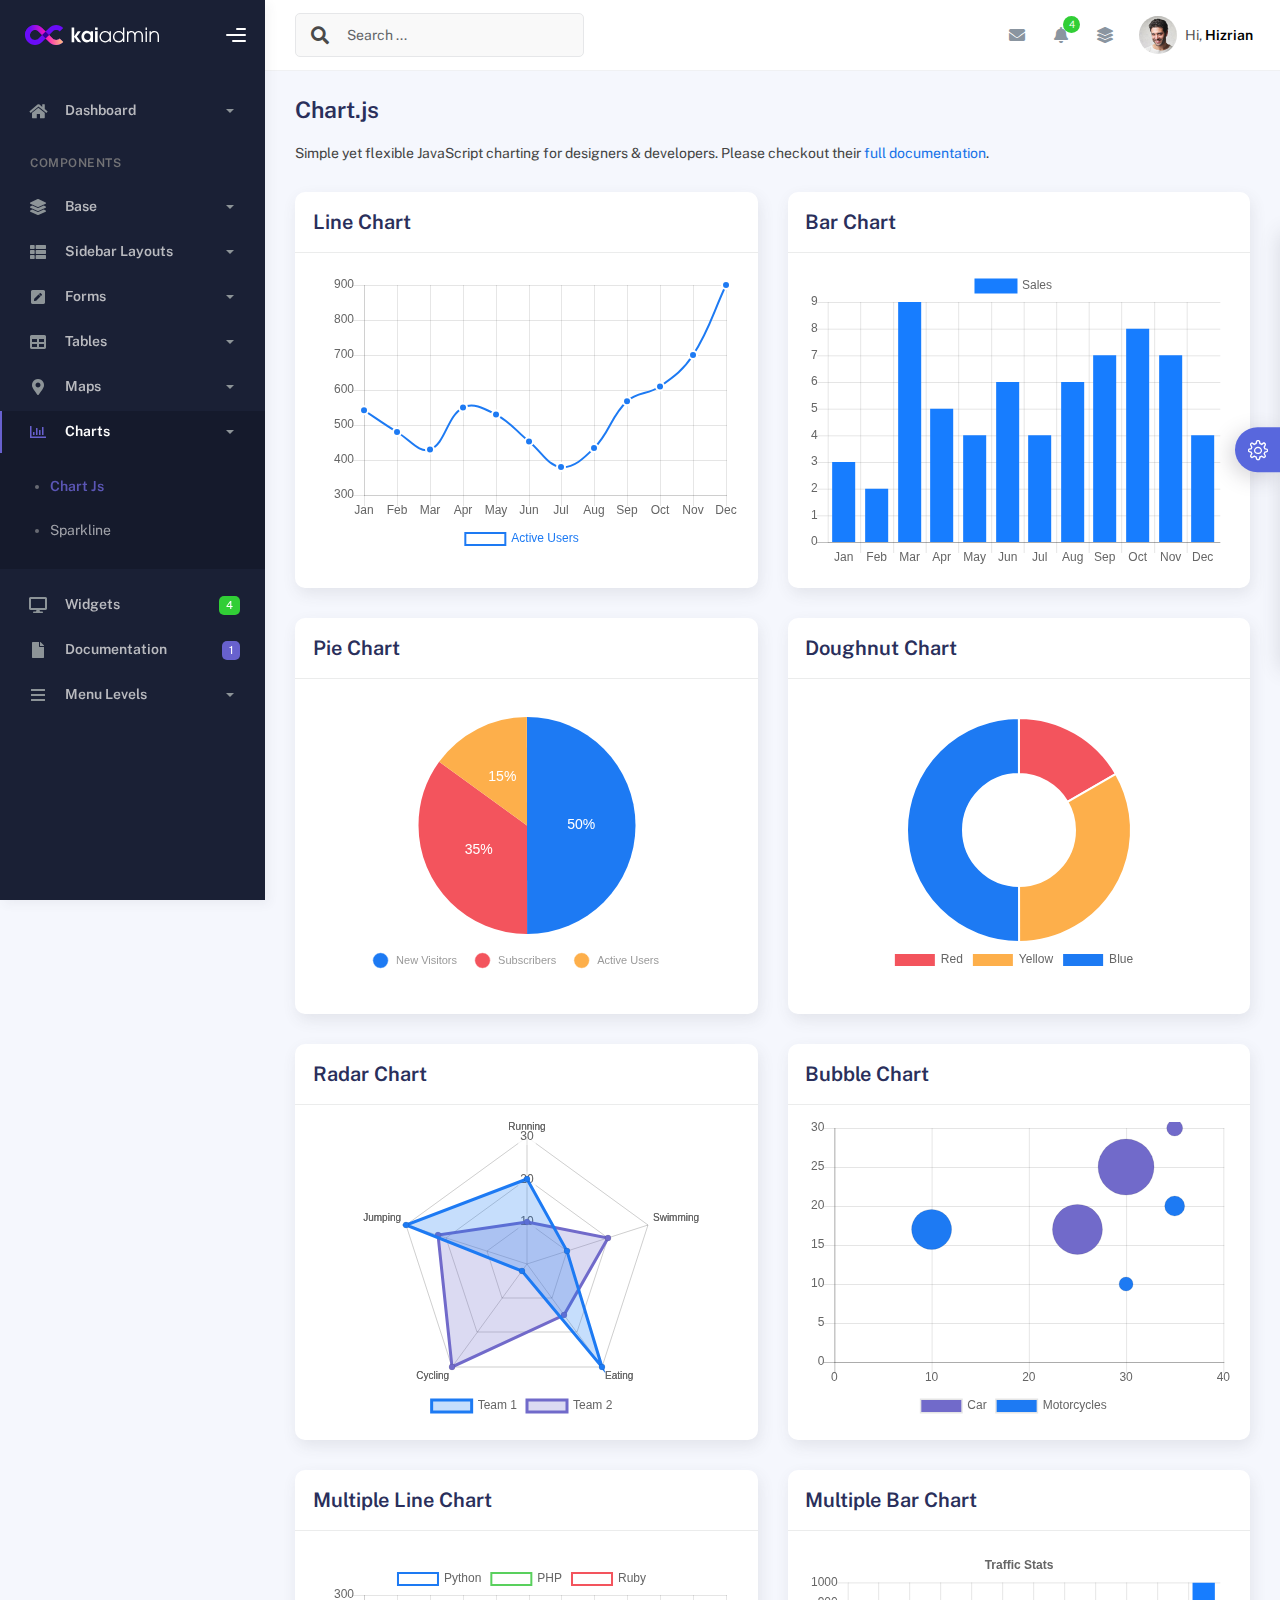
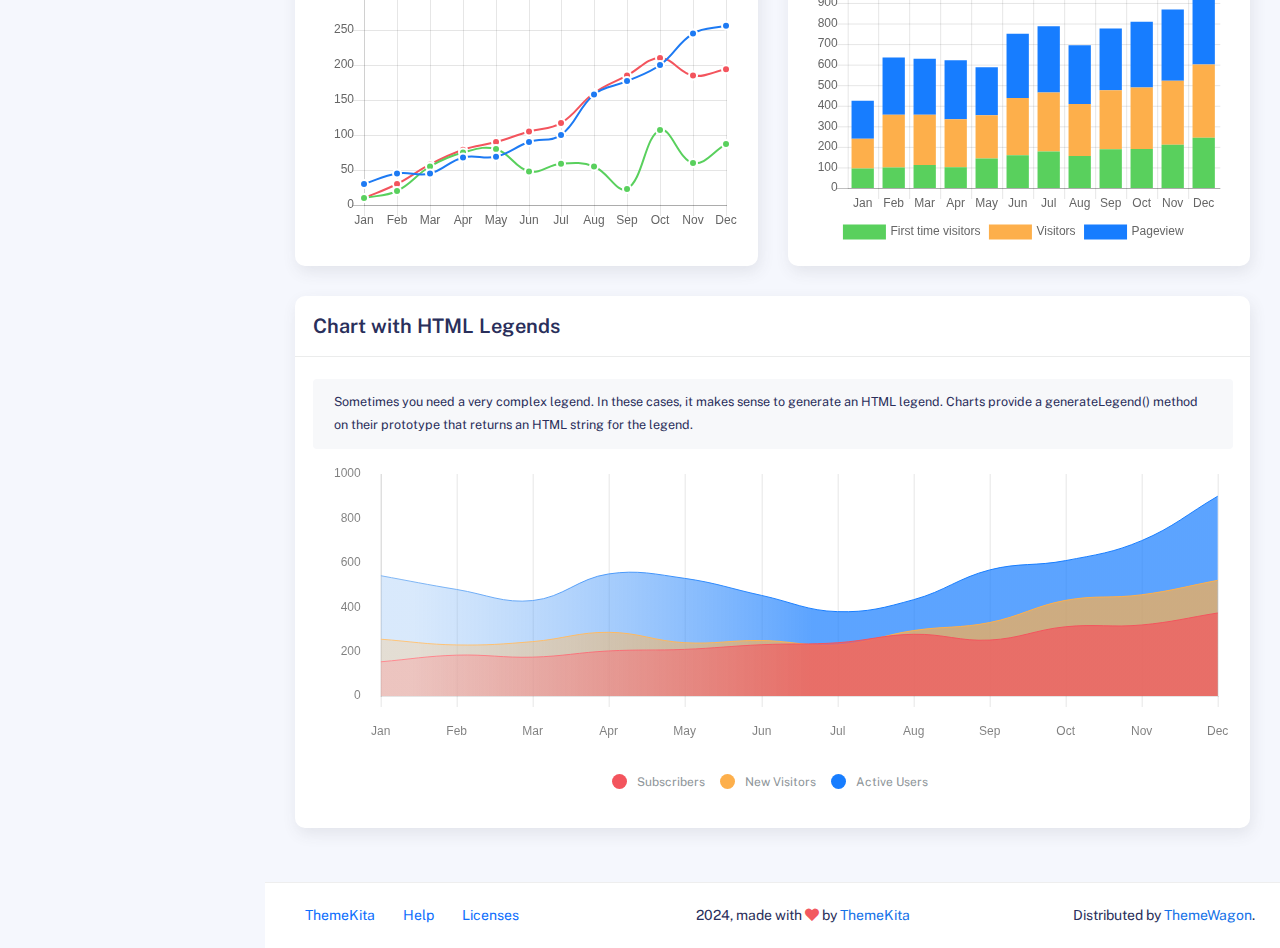
<file: charts/charts.html>
<!DOCTYPE html>
<html lang="en">
  <head>
    <meta http-equiv="X-UA-Compatible" content="IE=edge" />
    <title>Charts - Kaiadmin Bootstrap 5 Admin Dashboard</title>
    <meta
      content="width=device-width, initial-scale=1.0, shrink-to-fit=no"
      name="viewport"
    />
    <link
      rel="icon"
      href="../assets/img/kaiadmin/favicon.ico"
      type="image/x-icon"
    />

    <!-- Fonts and icons -->
    <script src="../assets/js/plugin/webfont/webfont.min.js"></script>
    <script>
      WebFont.load({
        google: { families: ["Public Sans:300,400,500,600,700"] },
        custom: {
          families: [
            "Font Awesome 5 Solid",
            "Font Awesome 5 Regular",
            "Font Awesome 5 Brands",
            "simple-line-icons",
          ],
          urls: ["../assets/css/fonts.min.css"],
        },
        active: function () {
          sessionStorage.fonts = true;
        },
      });
    </script>

    <!-- CSS Files -->
    <link rel="stylesheet" href="../assets/css/bootstrap.min.css" />
    <link rel="stylesheet" href="../assets/css/plugins.min.css" />
    <link rel="stylesheet" href="../assets/css/kaiadmin.min.css" />

    <!-- CSS Just for demo purpose, don't include it in your project -->
    <link rel="stylesheet" href="../assets/css/demo.css" />
  </head>
  <body>
    <div class="wrapper">
      <!-- Sidebar -->
      <div class="sidebar" data-background-color="dark">
        <div class="sidebar-logo">
          <!-- Logo Header -->
          <div class="logo-header" data-background-color="dark">
            <a href="../index.html" class="logo">
              <img
                src="../assets/img/kaiadmin/logo_light.svg"
                alt="navbar brand"
                class="navbar-brand"
                height="20"
              />
            </a>
            <div class="nav-toggle">
              <button class="btn btn-toggle toggle-sidebar">
                <i class="gg-menu-right"></i>
              </button>
              <button class="btn btn-toggle sidenav-toggler">
                <i class="gg-menu-left"></i>
              </button>
            </div>
            <button class="topbar-toggler more">
              <i class="gg-more-vertical-alt"></i>
            </button>
          </div>
          <!-- End Logo Header -->
        </div>
        <div class="sidebar-wrapper scrollbar scrollbar-inner">
          <div class="sidebar-content">
            <ul class="nav nav-secondary">
              <li class="nav-item">
                <a
                  data-bs-toggle="collapse"
                  href="#dashboard"
                  class="collapsed"
                  aria-expanded="false"
                >
                  <i class="fas fa-home"></i>
                  <p>Dashboard</p>
                  <span class="caret"></span>
                </a>
                <div class="collapse" id="dashboard">
                  <ul class="nav nav-collapse">
                    <li>
                      <a href="../../demo1/index.html">
                        <span class="sub-item">Dashboard 1</span>
                      </a>
                    </li>
                  </ul>
                </div>
              </li>
              <li class="nav-section">
                <span class="sidebar-mini-icon">
                  <i class="fa fa-ellipsis-h"></i>
                </span>
                <h4 class="text-section">Components</h4>
              </li>
              <li class="nav-item">
                <a data-bs-toggle="collapse" href="#base">
                  <i class="fas fa-layer-group"></i>
                  <p>Base</p>
                  <span class="caret"></span>
                </a>
                <div class="collapse" id="base">
                  <ul class="nav nav-collapse">
                    <li>
                      <a href="../components/avatars.html">
                        <span class="sub-item">Avatars</span>
                      </a>
                    </li>
                    <li>
                      <a href="../components/buttons.html">
                        <span class="sub-item">Buttons</span>
                      </a>
                    </li>
                    <li>
                      <a href="../components/gridsystem.html">
                        <span class="sub-item">Grid System</span>
                      </a>
                    </li>
                    <li>
                      <a href="../components/panels.html">
                        <span class="sub-item">Panels</span>
                      </a>
                    </li>
                    <li>
                      <a href="../components/notifications.html">
                        <span class="sub-item">Notifications</span>
                      </a>
                    </li>
                    <li>
                      <a href="../components/sweetalert.html">
                        <span class="sub-item">Sweet Alert</span>
                      </a>
                    </li>
                    <li>
                      <a href="../components/font-awesome-icons.html">
                        <span class="sub-item">Font Awesome Icons</span>
                      </a>
                    </li>
                    <li>
                      <a href="../components/simple-line-icons.html">
                        <span class="sub-item">Simple Line Icons</span>
                      </a>
                    </li>
                    <li>
                      <a href="../components/typography.html">
                        <span class="sub-item">Typography</span>
                      </a>
                    </li>
                  </ul>
                </div>
              </li>
              <li class="nav-item">
                <a data-bs-toggle="collapse" href="#sidebarLayouts">
                  <i class="fas fa-th-list"></i>
                  <p>Sidebar Layouts</p>
                  <span class="caret"></span>
                </a>
                <div class="collapse" id="sidebarLayouts">
                  <ul class="nav nav-collapse">
                    <li>
                      <a href="../sidebar-style-2.html">
                        <span class="sub-item">Sidebar Style 2</span>
                      </a>
                    </li>
                    <li>
                      <a href="../icon-menu.html">
                        <span class="sub-item">Icon Menu</span>
                      </a>
                    </li>
                  </ul>
                </div>
              </li>
              <li class="nav-item">
                <a data-bs-toggle="collapse" href="#forms">
                  <i class="fas fa-pen-square"></i>
                  <p>Forms</p>
                  <span class="caret"></span>
                </a>
                <div class="collapse" id="forms">
                  <ul class="nav nav-collapse">
                    <li>
                      <a href="../forms/forms.html">
                        <span class="sub-item">Basic Form</span>
                      </a>
                    </li>
                  </ul>
                </div>
              </li>
              <li class="nav-item">
                <a data-bs-toggle="collapse" href="#tables">
                  <i class="fas fa-table"></i>
                  <p>Tables</p>
                  <span class="caret"></span>
                </a>
                <div class="collapse" id="tables">
                  <ul class="nav nav-collapse">
                    <li>
                      <a href="../tables/tables.html">
                        <span class="sub-item">Basic Table</span>
                      </a>
                    </li>
                    <li>
                      <a href="../tables/datatables.html">
                        <span class="sub-item">Datatables</span>
                      </a>
                    </li>
                  </ul>
                </div>
              </li>
              <li class="nav-item">
                <a data-bs-toggle="collapse" href="#maps">
                  <i class="fas fa-map-marker-alt"></i>
                  <p>Maps</p>
                  <span class="caret"></span>
                </a>
                <div class="collapse" id="maps">
                  <ul class="nav nav-collapse">
                    <li>
                      <a href="../maps/googlemaps.html">
                        <span class="sub-item">Google Maps</span>
                      </a>
                    </li>
                    <li>
                      <a href="../maps/jsvectormap.html">
                        <span class="sub-item">Jsvectormap</span>
                      </a>
                    </li>
                  </ul>
                </div>
              </li>
              <li class="nav-item active submenu">
                <a data-bs-toggle="collapse" href="#charts">
                  <i class="far fa-chart-bar"></i>
                  <p>Charts</p>
                  <span class="caret"></span>
                </a>
                <div class="collapse show" id="charts">
                  <ul class="nav nav-collapse">
                    <li class="active">
                      <a href="../charts/charts.html">
                        <span class="sub-item">Chart Js</span>
                      </a>
                    </li>
                    <li>
                      <a href="../charts/sparkline.html">
                        <span class="sub-item">Sparkline</span>
                      </a>
                    </li>
                  </ul>
                </div>
              </li>
              <li class="nav-item">
                <a href="../widgets.html">
                  <i class="fas fa-desktop"></i>
                  <p>Widgets</p>
                  <span class="badge badge-success">4</span>
                </a>
              </li>
              <li class="nav-item">
                <a href="../../../documentation/index.html">
                  <i class="fas fa-file"></i>
                  <p>Documentation</p>
                  <span class="badge badge-secondary">1</span>
                </a>
              </li>
              <li class="nav-item">
                <a data-bs-toggle="collapse" href="#submenu">
                  <i class="fas fa-bars"></i>
                  <p>Menu Levels</p>
                  <span class="caret"></span>
                </a>
                <div class="collapse" id="submenu">
                  <ul class="nav nav-collapse">
                    <li>
                      <a data-bs-toggle="collapse" href="#subnav1">
                        <span class="sub-item">Level 1</span>
                        <span class="caret"></span>
                      </a>
                      <div class="collapse" id="subnav1">
                        <ul class="nav nav-collapse subnav">
                          <li>
                            <a href="#">
                              <span class="sub-item">Level 2</span>
                            </a>
                          </li>
                          <li>
                            <a href="#">
                              <span class="sub-item">Level 2</span>
                            </a>
                          </li>
                        </ul>
                      </div>
                    </li>
                    <li>
                      <a data-bs-toggle="collapse" href="#subnav2">
                        <span class="sub-item">Level 1</span>
                        <span class="caret"></span>
                      </a>
                      <div class="collapse" id="subnav2">
                        <ul class="nav nav-collapse subnav">
                          <li>
                            <a href="#">
                              <span class="sub-item">Level 2</span>
                            </a>
                          </li>
                        </ul>
                      </div>
                    </li>
                    <li>
                      <a href="#">
                        <span class="sub-item">Level 1</span>
                      </a>
                    </li>
                  </ul>
                </div>
              </li>
            </ul>
          </div>
        </div>
      </div>
      <!-- End Sidebar -->

      <div class="main-panel">
        <div class="main-header">
          <div class="main-header-logo">
            <!-- Logo Header -->
            <div class="logo-header" data-background-color="dark">
              <a href="../index.html" class="logo">
                <img
                  src="../assets/img/kaiadmin/logo_light.svg"
                  alt="navbar brand"
                  class="navbar-brand"
                  height="20"
                />
              </a>
              <div class="nav-toggle">
                <button class="btn btn-toggle toggle-sidebar">
                  <i class="gg-menu-right"></i>
                </button>
                <button class="btn btn-toggle sidenav-toggler">
                  <i class="gg-menu-left"></i>
                </button>
              </div>
              <button class="topbar-toggler more">
                <i class="gg-more-vertical-alt"></i>
              </button>
            </div>
            <!-- End Logo Header -->
          </div>
          <!-- Navbar Header -->
          <nav
            class="navbar navbar-header navbar-header-transparent navbar-expand-lg border-bottom"
          >
            <div class="container-fluid">
              <nav
                class="navbar navbar-header-left navbar-expand-lg navbar-form nav-search p-0 d-none d-lg-flex"
              >
                <div class="input-group">
                  <div class="input-group-prepend">
                    <button type="submit" class="btn btn-search pe-1">
                      <i class="fa fa-search search-icon"></i>
                    </button>
                  </div>
                  <input
                    type="text"
                    placeholder="Search ..."
                    class="form-control"
                  />
                </div>
              </nav>

              <ul class="navbar-nav topbar-nav ms-md-auto align-items-center">
                <li
                  class="nav-item topbar-icon dropdown hidden-caret d-flex d-lg-none"
                >
                  <a
                    class="nav-link dropdown-toggle"
                    data-bs-toggle="dropdown"
                    href="#"
                    role="button"
                    aria-expanded="false"
                    aria-haspopup="true"
                  >
                    <i class="fa fa-search"></i>
                  </a>
                  <ul class="dropdown-menu dropdown-search animated fadeIn">
                    <form class="navbar-left navbar-form nav-search">
                      <div class="input-group">
                        <input
                          type="text"
                          placeholder="Search ..."
                          class="form-control"
                        />
                      </div>
                    </form>
                  </ul>
                </li>
                <li class="nav-item topbar-icon dropdown hidden-caret">
                  <a
                    class="nav-link dropdown-toggle"
                    href="#"
                    id="messageDropdown"
                    role="button"
                    data-bs-toggle="dropdown"
                    aria-haspopup="true"
                    aria-expanded="false"
                  >
                    <i class="fa fa-envelope"></i>
                  </a>
                  <ul
                    class="dropdown-menu messages-notif-box animated fadeIn"
                    aria-labelledby="messageDropdown"
                  >
                    <li>
                      <div
                        class="dropdown-title d-flex justify-content-between align-items-center"
                      >
                        Messages
                        <a href="#" class="small">Mark all as read</a>
                      </div>
                    </li>
                    <li>
                      <div class="message-notif-scroll scrollbar-outer">
                        <div class="notif-center">
                          <a href="#">
                            <div class="notif-img">
                              <img
                                src="../assets/img/jm_denis.jpg"
                                alt="Img Profile"
                              />
                            </div>
                            <div class="notif-content">
                              <span class="subject">Jimmy Denis</span>
                              <span class="block"> How are you ? </span>
                              <span class="time">5 minutes ago</span>
                            </div>
                          </a>
                          <a href="#">
                            <div class="notif-img">
                              <img
                                src="../assets/img/chadengle.jpg"
                                alt="Img Profile"
                              />
                            </div>
                            <div class="notif-content">
                              <span class="subject">Chad</span>
                              <span class="block"> Ok, Thanks ! </span>
                              <span class="time">12 minutes ago</span>
                            </div>
                          </a>
                          <a href="#">
                            <div class="notif-img">
                              <img
                                src="../assets/img/mlane.jpg"
                                alt="Img Profile"
                              />
                            </div>
                            <div class="notif-content">
                              <span class="subject">Jhon Doe</span>
                              <span class="block">
                                Ready for the meeting today...
                              </span>
                              <span class="time">12 minutes ago</span>
                            </div>
                          </a>
                          <a href="#">
                            <div class="notif-img">
                              <img
                                src="../assets/img/talha.jpg"
                                alt="Img Profile"
                              />
                            </div>
                            <div class="notif-content">
                              <span class="subject">Talha</span>
                              <span class="block"> Hi, Apa Kabar ? </span>
                              <span class="time">17 minutes ago</span>
                            </div>
                          </a>
                        </div>
                      </div>
                    </li>
                    <li>
                      <a class="see-all" href="javascript:void(0);"
                        >See all messages<i class="fa fa-angle-right"></i>
                      </a>
                    </li>
                  </ul>
                </li>
                <li class="nav-item topbar-icon dropdown hidden-caret">
                  <a
                    class="nav-link dropdown-toggle"
                    href="#"
                    id="notifDropdown"
                    role="button"
                    data-bs-toggle="dropdown"
                    aria-haspopup="true"
                    aria-expanded="false"
                  >
                    <i class="fa fa-bell"></i>
                    <span class="notification">4</span>
                  </a>
                  <ul
                    class="dropdown-menu notif-box animated fadeIn"
                    aria-labelledby="notifDropdown"
                  >
                    <li>
                      <div class="dropdown-title">
                        You have 4 new notification
                      </div>
                    </li>
                    <li>
                      <div class="notif-scroll scrollbar-outer">
                        <div class="notif-center">
                          <a href="#">
                            <div class="notif-icon notif-primary">
                              <i class="fa fa-user-plus"></i>
                            </div>
                            <div class="notif-content">
                              <span class="block"> New user registered </span>
                              <span class="time">5 minutes ago</span>
                            </div>
                          </a>
                          <a href="#">
                            <div class="notif-icon notif-success">
                              <i class="fa fa-comment"></i>
                            </div>
                            <div class="notif-content">
                              <span class="block">
                                Rahmad commented on Admin
                              </span>
                              <span class="time">12 minutes ago</span>
                            </div>
                          </a>
                          <a href="#">
                            <div class="notif-img">
                              <img
                                src="../assets/img/profile2.jpg"
                                alt="Img Profile"
                              />
                            </div>
                            <div class="notif-content">
                              <span class="block">
                                Reza send messages to you
                              </span>
                              <span class="time">12 minutes ago</span>
                            </div>
                          </a>
                          <a href="#">
                            <div class="notif-icon notif-danger">
                              <i class="fa fa-heart"></i>
                            </div>
                            <div class="notif-content">
                              <span class="block"> Farrah liked Admin </span>
                              <span class="time">17 minutes ago</span>
                            </div>
                          </a>
                        </div>
                      </div>
                    </li>
                    <li>
                      <a class="see-all" href="javascript:void(0);"
                        >See all notifications<i class="fa fa-angle-right"></i>
                      </a>
                    </li>
                  </ul>
                </li>
                <li class="nav-item topbar-icon dropdown hidden-caret">
                  <a
                    class="nav-link"
                    data-bs-toggle="dropdown"
                    href="#"
                    aria-expanded="false"
                  >
                    <i class="fas fa-layer-group"></i>
                  </a>
                  <div class="dropdown-menu quick-actions animated fadeIn">
                    <div class="quick-actions-header">
                      <span class="title mb-1">Quick Actions</span>
                      <span class="subtitle op-7">Shortcuts</span>
                    </div>
                    <div class="quick-actions-scroll scrollbar-outer">
                      <div class="quick-actions-items">
                        <div class="row m-0">
                          <a class="col-6 col-md-4 p-0" href="#">
                            <div class="quick-actions-item">
                              <div class="avatar-item bg-danger rounded-circle">
                                <i class="far fa-calendar-alt"></i>
                              </div>
                              <span class="text">Calendar</span>
                            </div>
                          </a>
                          <a class="col-6 col-md-4 p-0" href="#">
                            <div class="quick-actions-item">
                              <div
                                class="avatar-item bg-warning rounded-circle"
                              >
                                <i class="fas fa-map"></i>
                              </div>
                              <span class="text">Maps</span>
                            </div>
                          </a>
                          <a class="col-6 col-md-4 p-0" href="#">
                            <div class="quick-actions-item">
                              <div class="avatar-item bg-info rounded-circle">
                                <i class="fas fa-file-excel"></i>
                              </div>
                              <span class="text">Reports</span>
                            </div>
                          </a>
                          <a class="col-6 col-md-4 p-0" href="#">
                            <div class="quick-actions-item">
                              <div
                                class="avatar-item bg-success rounded-circle"
                              >
                                <i class="fas fa-envelope"></i>
                              </div>
                              <span class="text">Emails</span>
                            </div>
                          </a>
                          <a class="col-6 col-md-4 p-0" href="#">
                            <div class="quick-actions-item">
                              <div
                                class="avatar-item bg-primary rounded-circle"
                              >
                                <i class="fas fa-file-invoice-dollar"></i>
                              </div>
                              <span class="text">Invoice</span>
                            </div>
                          </a>
                          <a class="col-6 col-md-4 p-0" href="#">
                            <div class="quick-actions-item">
                              <div
                                class="avatar-item bg-secondary rounded-circle"
                              >
                                <i class="fas fa-credit-card"></i>
                              </div>
                              <span class="text">Payments</span>
                            </div>
                          </a>
                        </div>
                      </div>
                    </div>
                  </div>
                </li>

                <li class="nav-item topbar-user dropdown hidden-caret">
                  <a
                    class="dropdown-toggle profile-pic"
                    data-bs-toggle="dropdown"
                    href="#"
                    aria-expanded="false"
                  >
                    <div class="avatar-sm">
                      <img
                        src="../assets/img/profile.jpg"
                        alt="..."
                        class="avatar-img rounded-circle"
                      />
                    </div>
                    <span class="profile-username">
                      <span class="op-7">Hi,</span>
                      <span class="fw-bold">Hizrian</span>
                    </span>
                  </a>
                  <ul class="dropdown-menu dropdown-user animated fadeIn">
                    <div class="dropdown-user-scroll scrollbar-outer">
                      <li>
                        <div class="user-box">
                          <div class="avatar-lg">
                            <img
                              src="../assets/img/profile.jpg"
                              alt="image profile"
                              class="avatar-img rounded"
                            />
                          </div>
                          <div class="u-text">
                            <h4>Hizrian</h4>
                            <p class="text-muted">hello@example.com</p>
                            <a
                              href="profile.html"
                              class="btn btn-xs btn-secondary btn-sm"
                              >View Profile</a
                            >
                          </div>
                        </div>
                      </li>
                      <li>
                        <div class="dropdown-divider"></div>
                        <a class="dropdown-item" href="#">My Profile</a>
                        <a class="dropdown-item" href="#">My Balance</a>
                        <a class="dropdown-item" href="#">Inbox</a>
                        <div class="dropdown-divider"></div>
                        <a class="dropdown-item" href="#">Account Setting</a>
                        <div class="dropdown-divider"></div>
                        <a class="dropdown-item" href="#">Logout</a>
                      </li>
                    </div>
                  </ul>
                </li>
              </ul>
            </div>
          </nav>
          <!-- End Navbar -->
        </div>

        <div class="container">
          <div class="page-inner">
            <h3 class="fw-bold mb-3">Chart.js</h3>
            <div class="page-category">
              Simple yet flexible JavaScript charting for designers &
              developers. Please checkout their
              <a href="http://www.chartjs.org/" target="_blank"
                >full documentation</a
              >.
            </div>
            <div class="row">
              <div class="col-md-6">
                <div class="card">
                  <div class="card-header">
                    <div class="card-title">Line Chart</div>
                  </div>
                  <div class="card-body">
                    <div class="chart-container">
                      <canvas id="lineChart"></canvas>
                    </div>
                  </div>
                </div>
              </div>
              <div class="col-md-6">
                <div class="card">
                  <div class="card-header">
                    <div class="card-title">Bar Chart</div>
                  </div>
                  <div class="card-body">
                    <div class="chart-container">
                      <canvas id="barChart"></canvas>
                    </div>
                  </div>
                </div>
              </div>
              <div class="col-md-6">
                <div class="card">
                  <div class="card-header">
                    <div class="card-title">Pie Chart</div>
                  </div>
                  <div class="card-body">
                    <div class="chart-container">
                      <canvas
                        id="pieChart"
                        style="width: 50%; height: 50%"
                      ></canvas>
                    </div>
                  </div>
                </div>
              </div>
              <div class="col-md-6">
                <div class="card">
                  <div class="card-header">
                    <div class="card-title">Doughnut Chart</div>
                  </div>
                  <div class="card-body">
                    <div class="chart-container">
                      <canvas
                        id="doughnutChart"
                        style="width: 50%; height: 50%"
                      ></canvas>
                    </div>
                  </div>
                </div>
              </div>
              <div class="col-md-6">
                <div class="card">
                  <div class="card-header">
                    <div class="card-title">Radar Chart</div>
                  </div>
                  <div class="card-body">
                    <div class="chart-container">
                      <canvas id="radarChart"></canvas>
                    </div>
                  </div>
                </div>
              </div>
              <div class="col-md-6">
                <div class="card">
                  <div class="card-header">
                    <div class="card-title">Bubble Chart</div>
                  </div>
                  <div class="card-body">
                    <div class="chart-container">
                      <canvas id="bubbleChart"></canvas>
                    </div>
                  </div>
                </div>
              </div>
              <div class="col-md-6">
                <div class="card">
                  <div class="card-header">
                    <div class="card-title">Multiple Line Chart</div>
                  </div>
                  <div class="card-body">
                    <div class="chart-container">
                      <canvas id="multipleLineChart"></canvas>
                    </div>
                  </div>
                </div>
              </div>
              <div class="col-md-6">
                <div class="card">
                  <div class="card-header">
                    <div class="card-title">Multiple Bar Chart</div>
                  </div>
                  <div class="card-body">
                    <div class="chart-container">
                      <canvas id="multipleBarChart"></canvas>
                    </div>
                  </div>
                </div>
              </div>
              <div class="col-md-12">
                <div class="card">
                  <div class="card-header">
                    <div class="card-title">Chart with HTML Legends</div>
                  </div>
                  <div class="card-body">
                    <div class="card-sub">
                      Sometimes you need a very complex legend. In these cases,
                      it makes sense to generate an HTML legend. Charts provide
                      a generateLegend() method on their prototype that returns
                      an HTML string for the legend.
                    </div>
                    <div class="chart-container">
                      <canvas id="htmlLegendsChart"></canvas>
                    </div>
                    <div id="myChartLegend"></div>
                  </div>
                </div>
              </div>
            </div>
          </div>
        </div>

        <footer class="footer">
          <div class="container-fluid d-flex justify-content-between">
            <nav class="pull-left">
              <ul class="nav">
                <li class="nav-item">
                  <a class="nav-link" href="http://www.themekita.com">
                    ThemeKita
                  </a>
                </li>
                <li class="nav-item">
                  <a class="nav-link" href="#"> Help </a>
                </li>
                <li class="nav-item">
                  <a class="nav-link" href="#"> Licenses </a>
                </li>
              </ul>
            </nav>
            <div class="copyright">
              2024, made with <i class="fa fa-heart heart text-danger"></i> by
              <a href="http://www.themekita.com">ThemeKita</a>
            </div>
            <div>
              Distributed by
              <a target="_blank" href="https://themewagon.com/">ThemeWagon</a>.
            </div>
          </div>
        </footer>
      </div>

      <!-- Custom template | don't include it in your project! -->
      <div class="custom-template">
        <div class="title">Settings</div>
        <div class="custom-content">
          <div class="switcher">
            <div class="switch-block">
              <h4>Logo Header</h4>
              <div class="btnSwitch">
                <button
                  type="button"
                  class="selected changeLogoHeaderColor"
                  data-color="dark"
                ></button>
                <button
                  type="button"
                  class="selected changeLogoHeaderColor"
                  data-color="blue"
                ></button>
                <button
                  type="button"
                  class="changeLogoHeaderColor"
                  data-color="purple"
                ></button>
                <button
                  type="button"
                  class="changeLogoHeaderColor"
                  data-color="light-blue"
                ></button>
                <button
                  type="button"
                  class="changeLogoHeaderColor"
                  data-color="green"
                ></button>
                <button
                  type="button"
                  class="changeLogoHeaderColor"
                  data-color="orange"
                ></button>
                <button
                  type="button"
                  class="changeLogoHeaderColor"
                  data-color="red"
                ></button>
                <button
                  type="button"
                  class="changeLogoHeaderColor"
                  data-color="white"
                ></button>
                <br />
                <button
                  type="button"
                  class="changeLogoHeaderColor"
                  data-color="dark2"
                ></button>
                <button
                  type="button"
                  class="changeLogoHeaderColor"
                  data-color="blue2"
                ></button>
                <button
                  type="button"
                  class="changeLogoHeaderColor"
                  data-color="purple2"
                ></button>
                <button
                  type="button"
                  class="changeLogoHeaderColor"
                  data-color="light-blue2"
                ></button>
                <button
                  type="button"
                  class="changeLogoHeaderColor"
                  data-color="green2"
                ></button>
                <button
                  type="button"
                  class="changeLogoHeaderColor"
                  data-color="orange2"
                ></button>
                <button
                  type="button"
                  class="changeLogoHeaderColor"
                  data-color="red2"
                ></button>
              </div>
            </div>
            <div class="switch-block">
              <h4>Navbar Header</h4>
              <div class="btnSwitch">
                <button
                  type="button"
                  class="changeTopBarColor"
                  data-color="dark"
                ></button>
                <button
                  type="button"
                  class="changeTopBarColor"
                  data-color="blue"
                ></button>
                <button
                  type="button"
                  class="changeTopBarColor"
                  data-color="purple"
                ></button>
                <button
                  type="button"
                  class="changeTopBarColor"
                  data-color="light-blue"
                ></button>
                <button
                  type="button"
                  class="changeTopBarColor"
                  data-color="green"
                ></button>
                <button
                  type="button"
                  class="changeTopBarColor"
                  data-color="orange"
                ></button>
                <button
                  type="button"
                  class="changeTopBarColor"
                  data-color="red"
                ></button>
                <button
                  type="button"
                  class="changeTopBarColor"
                  data-color="white"
                ></button>
                <br />
                <button
                  type="button"
                  class="changeTopBarColor"
                  data-color="dark2"
                ></button>
                <button
                  type="button"
                  class="selected changeTopBarColor"
                  data-color="blue2"
                ></button>
                <button
                  type="button"
                  class="changeTopBarColor"
                  data-color="purple2"
                ></button>
                <button
                  type="button"
                  class="changeTopBarColor"
                  data-color="light-blue2"
                ></button>
                <button
                  type="button"
                  class="changeTopBarColor"
                  data-color="green2"
                ></button>
                <button
                  type="button"
                  class="changeTopBarColor"
                  data-color="orange2"
                ></button>
                <button
                  type="button"
                  class="changeTopBarColor"
                  data-color="red2"
                ></button>
              </div>
            </div>
            <div class="switch-block">
              <h4>Sidebar</h4>
              <div class="btnSwitch">
                <button
                  type="button"
                  class="selected changeSideBarColor"
                  data-color="white"
                ></button>
                <button
                  type="button"
                  class="changeSideBarColor"
                  data-color="dark"
                ></button>
                <button
                  type="button"
                  class="changeSideBarColor"
                  data-color="dark2"
                ></button>
              </div>
            </div>
          </div>
        </div>
        <div class="custom-toggle">
          <i class="icon-settings"></i>
        </div>
      </div>
      <!-- End Custom template -->
    </div>
    <!--   Core JS Files   -->
    <script src="../assets/js/core/jquery-3.7.1.min.js"></script>
    <script src="../assets/js/core/popper.min.js"></script>
    <script src="../assets/js/core/bootstrap.min.js"></script>
    <!-- Chart JS -->
    <script src="../assets/js/plugin/chart.js/chart.min.js"></script>
    <!-- jQuery Scrollbar -->
    <script src="../assets/js/plugin/jquery-scrollbar/jquery.scrollbar.min.js"></script>
    <!-- Kaiadmin JS -->
    <script src="../assets/js/kaiadmin.min.js"></script>
    <!-- Kaiadmin DEMO methods, don't include it in your project! -->
    <script src="../assets/js/setting-demo2.js"></script>
    <script>
      var lineChart = document.getElementById("lineChart").getContext("2d"),
        barChart = document.getElementById("barChart").getContext("2d"),
        pieChart = document.getElementById("pieChart").getContext("2d"),
        doughnutChart = document
          .getElementById("doughnutChart")
          .getContext("2d"),
        radarChart = document.getElementById("radarChart").getContext("2d"),
        bubbleChart = document.getElementById("bubbleChart").getContext("2d"),
        multipleLineChart = document
          .getElementById("multipleLineChart")
          .getContext("2d"),
        multipleBarChart = document
          .getElementById("multipleBarChart")
          .getContext("2d"),
        htmlLegendsChart = document
          .getElementById("htmlLegendsChart")
          .getContext("2d");

      var myLineChart = new Chart(lineChart, {
        type: "line",
        data: {
          labels: [
            "Jan",
            "Feb",
            "Mar",
            "Apr",
            "May",
            "Jun",
            "Jul",
            "Aug",
            "Sep",
            "Oct",
            "Nov",
            "Dec",
          ],
          datasets: [
            {
              label: "Active Users",
              borderColor: "#1d7af3",
              pointBorderColor: "#FFF",
              pointBackgroundColor: "#1d7af3",
              pointBorderWidth: 2,
              pointHoverRadius: 4,
              pointHoverBorderWidth: 1,
              pointRadius: 4,
              backgroundColor: "transparent",
              fill: true,
              borderWidth: 2,
              data: [
                542, 480, 430, 550, 530, 453, 380, 434, 568, 610, 700, 900,
              ],
            },
          ],
        },
        options: {
          responsive: true,
          maintainAspectRatio: false,
          legend: {
            position: "bottom",
            labels: {
              padding: 10,
              fontColor: "#1d7af3",
            },
          },
          tooltips: {
            bodySpacing: 4,
            mode: "nearest",
            intersect: 0,
            position: "nearest",
            xPadding: 10,
            yPadding: 10,
            caretPadding: 10,
          },
          layout: {
            padding: { left: 15, right: 15, top: 15, bottom: 15 },
          },
        },
      });

      var myBarChart = new Chart(barChart, {
        type: "bar",
        data: {
          labels: [
            "Jan",
            "Feb",
            "Mar",
            "Apr",
            "May",
            "Jun",
            "Jul",
            "Aug",
            "Sep",
            "Oct",
            "Nov",
            "Dec",
          ],
          datasets: [
            {
              label: "Sales",
              backgroundColor: "rgb(23, 125, 255)",
              borderColor: "rgb(23, 125, 255)",
              data: [3, 2, 9, 5, 4, 6, 4, 6, 7, 8, 7, 4],
            },
          ],
        },
        options: {
          responsive: true,
          maintainAspectRatio: false,
          scales: {
            yAxes: [
              {
                ticks: {
                  beginAtZero: true,
                },
              },
            ],
          },
        },
      });

      var myPieChart = new Chart(pieChart, {
        type: "pie",
        data: {
          datasets: [
            {
              data: [50, 35, 15],
              backgroundColor: ["#1d7af3", "#f3545d", "#fdaf4b"],
              borderWidth: 0,
            },
          ],
          labels: ["New Visitors", "Subscribers", "Active Users"],
        },
        options: {
          responsive: true,
          maintainAspectRatio: false,
          legend: {
            position: "bottom",
            labels: {
              fontColor: "rgb(154, 154, 154)",
              fontSize: 11,
              usePointStyle: true,
              padding: 20,
            },
          },
          pieceLabel: {
            render: "percentage",
            fontColor: "white",
            fontSize: 14,
          },
          tooltips: false,
          layout: {
            padding: {
              left: 20,
              right: 20,
              top: 20,
              bottom: 20,
            },
          },
        },
      });

      var myDoughnutChart = new Chart(doughnutChart, {
        type: "doughnut",
        data: {
          datasets: [
            {
              data: [10, 20, 30],
              backgroundColor: ["#f3545d", "#fdaf4b", "#1d7af3"],
            },
          ],

          labels: ["Red", "Yellow", "Blue"],
        },
        options: {
          responsive: true,
          maintainAspectRatio: false,
          legend: {
            position: "bottom",
          },
          layout: {
            padding: {
              left: 20,
              right: 20,
              top: 20,
              bottom: 20,
            },
          },
        },
      });

      var myRadarChart = new Chart(radarChart, {
        type: "radar",
        data: {
          labels: ["Running", "Swimming", "Eating", "Cycling", "Jumping"],
          datasets: [
            {
              data: [20, 10, 30, 2, 30],
              borderColor: "#1d7af3",
              backgroundColor: "rgba(29, 122, 243, 0.25)",
              pointBackgroundColor: "#1d7af3",
              pointHoverRadius: 4,
              pointRadius: 3,
              label: "Team 1",
            },
            {
              data: [10, 20, 15, 30, 22],
              borderColor: "#716aca",
              backgroundColor: "rgba(113, 106, 202, 0.25)",
              pointBackgroundColor: "#716aca",
              pointHoverRadius: 4,
              pointRadius: 3,
              label: "Team 2",
            },
          ],
        },
        options: {
          responsive: true,
          maintainAspectRatio: false,
          legend: {
            position: "bottom",
          },
        },
      });

      var myBubbleChart = new Chart(bubbleChart, {
        type: "bubble",
        data: {
          datasets: [
            {
              label: "Car",
              data: [
                { x: 25, y: 17, r: 25 },
                { x: 30, y: 25, r: 28 },
                { x: 35, y: 30, r: 8 },
              ],
              backgroundColor: "#716aca",
            },
            {
              label: "Motorcycles",
              data: [
                { x: 10, y: 17, r: 20 },
                { x: 30, y: 10, r: 7 },
                { x: 35, y: 20, r: 10 },
              ],
              backgroundColor: "#1d7af3",
            },
          ],
        },
        options: {
          responsive: true,
          maintainAspectRatio: false,
          legend: {
            position: "bottom",
          },
          scales: {
            yAxes: [
              {
                ticks: {
                  beginAtZero: true,
                },
              },
            ],
            xAxes: [
              {
                ticks: {
                  beginAtZero: true,
                },
              },
            ],
          },
        },
      });

      var myMultipleLineChart = new Chart(multipleLineChart, {
        type: "line",
        data: {
          labels: [
            "Jan",
            "Feb",
            "Mar",
            "Apr",
            "May",
            "Jun",
            "Jul",
            "Aug",
            "Sep",
            "Oct",
            "Nov",
            "Dec",
          ],
          datasets: [
            {
              label: "Python",
              borderColor: "#1d7af3",
              pointBorderColor: "#FFF",
              pointBackgroundColor: "#1d7af3",
              pointBorderWidth: 2,
              pointHoverRadius: 4,
              pointHoverBorderWidth: 1,
              pointRadius: 4,
              backgroundColor: "transparent",
              fill: true,
              borderWidth: 2,
              data: [30, 45, 45, 68, 69, 90, 100, 158, 177, 200, 245, 256],
            },
            {
              label: "PHP",
              borderColor: "#59d05d",
              pointBorderColor: "#FFF",
              pointBackgroundColor: "#59d05d",
              pointBorderWidth: 2,
              pointHoverRadius: 4,
              pointHoverBorderWidth: 1,
              pointRadius: 4,
              backgroundColor: "transparent",
              fill: true,
              borderWidth: 2,
              data: [10, 20, 55, 75, 80, 48, 59, 55, 23, 107, 60, 87],
            },
            {
              label: "Ruby",
              borderColor: "#f3545d",
              pointBorderColor: "#FFF",
              pointBackgroundColor: "#f3545d",
              pointBorderWidth: 2,
              pointHoverRadius: 4,
              pointHoverBorderWidth: 1,
              pointRadius: 4,
              backgroundColor: "transparent",
              fill: true,
              borderWidth: 2,
              data: [10, 30, 58, 79, 90, 105, 117, 160, 185, 210, 185, 194],
            },
          ],
        },
        options: {
          responsive: true,
          maintainAspectRatio: false,
          legend: {
            position: "top",
          },
          tooltips: {
            bodySpacing: 4,
            mode: "nearest",
            intersect: 0,
            position: "nearest",
            xPadding: 10,
            yPadding: 10,
            caretPadding: 10,
          },
          layout: {
            padding: { left: 15, right: 15, top: 15, bottom: 15 },
          },
        },
      });

      var myMultipleBarChart = new Chart(multipleBarChart, {
        type: "bar",
        data: {
          labels: [
            "Jan",
            "Feb",
            "Mar",
            "Apr",
            "May",
            "Jun",
            "Jul",
            "Aug",
            "Sep",
            "Oct",
            "Nov",
            "Dec",
          ],
          datasets: [
            {
              label: "First time visitors",
              backgroundColor: "#59d05d",
              borderColor: "#59d05d",
              data: [95, 100, 112, 101, 144, 159, 178, 156, 188, 190, 210, 245],
            },
            {
              label: "Visitors",
              backgroundColor: "#fdaf4b",
              borderColor: "#fdaf4b",
              data: [
                145, 256, 244, 233, 210, 279, 287, 253, 287, 299, 312, 356,
              ],
            },
            {
              label: "Pageview",
              backgroundColor: "#177dff",
              borderColor: "#177dff",
              data: [
                185, 279, 273, 287, 234, 312, 322, 286, 301, 320, 346, 399,
              ],
            },
          ],
        },
        options: {
          responsive: true,
          maintainAspectRatio: false,
          legend: {
            position: "bottom",
          },
          title: {
            display: true,
            text: "Traffic Stats",
          },
          tooltips: {
            mode: "index",
            intersect: false,
          },
          responsive: true,
          scales: {
            xAxes: [
              {
                stacked: true,
              },
            ],
            yAxes: [
              {
                stacked: true,
              },
            ],
          },
        },
      });

      // Chart with HTML Legends

      var gradientStroke = htmlLegendsChart.createLinearGradient(
        500,
        0,
        100,
        0
      );
      gradientStroke.addColorStop(0, "#177dff");
      gradientStroke.addColorStop(1, "#80b6f4");

      var gradientFill = htmlLegendsChart.createLinearGradient(500, 0, 100, 0);
      gradientFill.addColorStop(0, "rgba(23, 125, 255, 0.7)");
      gradientFill.addColorStop(1, "rgba(128, 182, 244, 0.3)");

      var gradientStroke2 = htmlLegendsChart.createLinearGradient(
        500,
        0,
        100,
        0
      );
      gradientStroke2.addColorStop(0, "#f3545d");
      gradientStroke2.addColorStop(1, "#ff8990");

      var gradientFill2 = htmlLegendsChart.createLinearGradient(500, 0, 100, 0);
      gradientFill2.addColorStop(0, "rgba(243, 84, 93, 0.7)");
      gradientFill2.addColorStop(1, "rgba(255, 137, 144, 0.3)");

      var gradientStroke3 = htmlLegendsChart.createLinearGradient(
        500,
        0,
        100,
        0
      );
      gradientStroke3.addColorStop(0, "#fdaf4b");
      gradientStroke3.addColorStop(1, "#ffc478");

      var gradientFill3 = htmlLegendsChart.createLinearGradient(500, 0, 100, 0);
      gradientFill3.addColorStop(0, "rgba(253, 175, 75, 0.7)");
      gradientFill3.addColorStop(1, "rgba(255, 196, 120, 0.3)");

      var myHtmlLegendsChart = new Chart(htmlLegendsChart, {
        type: "line",
        data: {
          labels: [
            "Jan",
            "Feb",
            "Mar",
            "Apr",
            "May",
            "Jun",
            "Jul",
            "Aug",
            "Sep",
            "Oct",
            "Nov",
            "Dec",
          ],
          datasets: [
            {
              label: "Subscribers",
              borderColor: gradientStroke2,
              pointBackgroundColor: gradientStroke2,
              pointRadius: 0,
              backgroundColor: gradientFill2,
              legendColor: "#f3545d",
              fill: true,
              borderWidth: 1,
              data: [
                154, 184, 175, 203, 210, 231, 240, 278, 252, 312, 320, 374,
              ],
            },
            {
              label: "New Visitors",
              borderColor: gradientStroke3,
              pointBackgroundColor: gradientStroke3,
              pointRadius: 0,
              backgroundColor: gradientFill3,
              legendColor: "#fdaf4b",
              fill: true,
              borderWidth: 1,
              data: [
                256, 230, 245, 287, 240, 250, 230, 295, 331, 431, 456, 521,
              ],
            },
            {
              label: "Active Users",
              borderColor: gradientStroke,
              pointBackgroundColor: gradientStroke,
              pointRadius: 0,
              backgroundColor: gradientFill,
              legendColor: "#177dff",
              fill: true,
              borderWidth: 1,
              data: [
                542, 480, 430, 550, 530, 453, 380, 434, 568, 610, 700, 900,
              ],
            },
          ],
        },
        options: {
          responsive: true,
          maintainAspectRatio: false,
          legend: {
            display: false,
          },
          tooltips: {
            bodySpacing: 4,
            mode: "nearest",
            intersect: 0,
            position: "nearest",
            xPadding: 10,
            yPadding: 10,
            caretPadding: 10,
          },
          layout: {
            padding: { left: 15, right: 15, top: 15, bottom: 15 },
          },
          scales: {
            yAxes: [
              {
                ticks: {
                  fontColor: "rgba(0,0,0,0.5)",
                  fontStyle: "500",
                  beginAtZero: false,
                  maxTicksLimit: 5,
                  padding: 20,
                },
                gridLines: {
                  drawTicks: false,
                  display: false,
                },
              },
            ],
            xAxes: [
              {
                gridLines: {
                  zeroLineColor: "transparent",
                },
                ticks: {
                  padding: 20,
                  fontColor: "rgba(0,0,0,0.5)",
                  fontStyle: "500",
                },
              },
            ],
          },
          legendCallback: function (chart) {
            var text = [];
            text.push('<ul class="' + chart.id + '-legend html-legend">');
            for (var i = 0; i < chart.data.datasets.length; i++) {
              text.push(
                '<li><span style="background-color:' +
                  chart.data.datasets[i].legendColor +
                  '"></span>'
              );
              if (chart.data.datasets[i].label) {
                text.push(chart.data.datasets[i].label);
              }
              text.push("</li>");
            }
            text.push("</ul>");
            return text.join("");
          },
        },
      });

      var myLegendContainer = document.getElementById("myChartLegend");

      // generate HTML legend
      myLegendContainer.innerHTML = myHtmlLegendsChart.generateLegend();

      // bind onClick event to all LI-tags of the legend
      var legendItems = myLegendContainer.getElementsByTagName("li");
      for (var i = 0; i < legendItems.length; i += 1) {
        legendItems[i].addEventListener("click", legendClickCallback, false);
      }
    </script>
  </body>
</html>
</file>
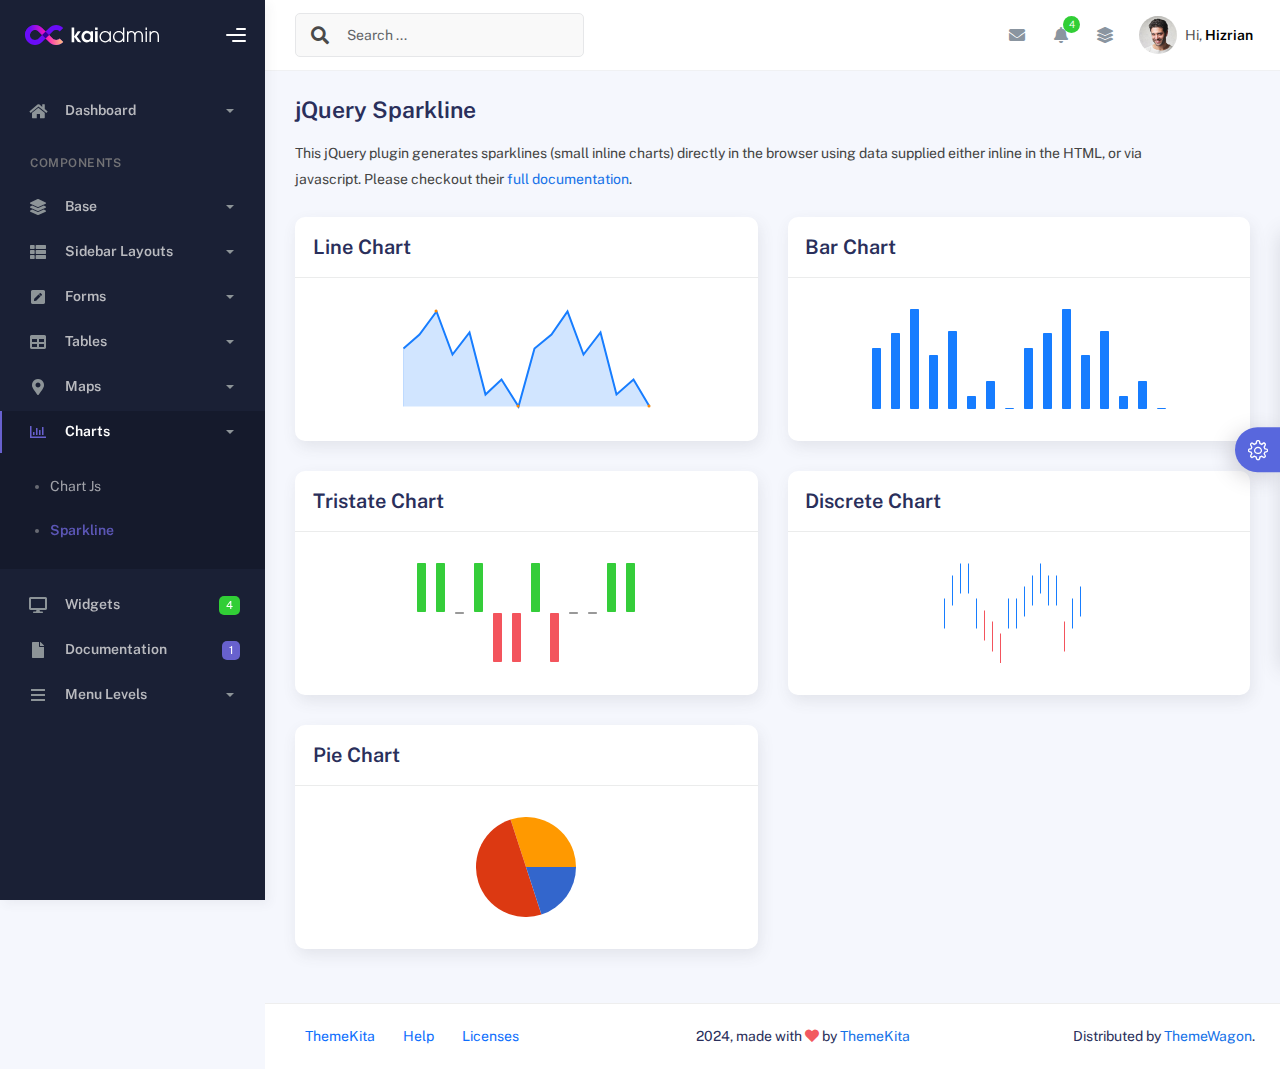
<file: charts/sparkline.html>
<!DOCTYPE html>
<html lang="en">
  <head>
    <meta http-equiv="X-UA-Compatible" content="IE=edge" />
    <title>Sparkline - Kaiadmin Bootstrap 5 Admin Dashboard</title>
    <meta
      content="width=device-width, initial-scale=1.0, shrink-to-fit=no"
      name="viewport"
    />
    <link
      rel="icon"
      href="../assets/img/kaiadmin/favicon.ico"
      type="image/x-icon"
    />

    <!-- Fonts and icons -->
    <script src="../assets/js/plugin/webfont/webfont.min.js"></script>
    <script>
      WebFont.load({
        google: { families: ["Public Sans:300,400,500,600,700"] },
        custom: {
          families: [
            "Font Awesome 5 Solid",
            "Font Awesome 5 Regular",
            "Font Awesome 5 Brands",
            "simple-line-icons",
          ],
          urls: ["../assets/css/fonts.min.css"],
        },
        active: function () {
          sessionStorage.fonts = true;
        },
      });
    </script>

    <!-- CSS Files -->
    <link rel="stylesheet" href="../assets/css/bootstrap.min.css" />
    <link rel="stylesheet" href="../assets/css/plugins.min.css" />
    <link rel="stylesheet" href="../assets/css/kaiadmin.min.css" />

    <!-- CSS Just for demo purpose, don't include it in your project -->
    <link rel="stylesheet" href="../assets/css/demo.css" />
  </head>
  <body>
    <div class="wrapper">
      <!-- Sidebar -->
      <div class="sidebar" data-background-color="dark">
        <div class="sidebar-logo">
          <!-- Logo Header -->
          <div class="logo-header" data-background-color="dark">
            <a href="../index.html" class="logo">
              <img
                src="../assets/img/kaiadmin/logo_light.svg"
                alt="navbar brand"
                class="navbar-brand"
                height="20"
              />
            </a>
            <div class="nav-toggle">
              <button class="btn btn-toggle toggle-sidebar">
                <i class="gg-menu-right"></i>
              </button>
              <button class="btn btn-toggle sidenav-toggler">
                <i class="gg-menu-left"></i>
              </button>
            </div>
            <button class="topbar-toggler more">
              <i class="gg-more-vertical-alt"></i>
            </button>
          </div>
          <!-- End Logo Header -->
        </div>
        <div class="sidebar-wrapper scrollbar scrollbar-inner">
          <div class="sidebar-content">
            <ul class="nav nav-secondary">
              <li class="nav-item">
                <a
                  data-bs-toggle="collapse"
                  href="#dashboard"
                  class="collapsed"
                  aria-expanded="false"
                >
                  <i class="fas fa-home"></i>
                  <p>Dashboard</p>
                  <span class="caret"></span>
                </a>
                <div class="collapse" id="dashboard">
                  <ul class="nav nav-collapse">
                    <li>
                      <a href="../../demo1/index.html">
                        <span class="sub-item">Dashboard 1</span>
                      </a>
                    </li>
                  </ul>
                </div>
              </li>
              <li class="nav-section">
                <span class="sidebar-mini-icon">
                  <i class="fa fa-ellipsis-h"></i>
                </span>
                <h4 class="text-section">Components</h4>
              </li>
              <li class="nav-item">
                <a data-bs-toggle="collapse" href="#base">
                  <i class="fas fa-layer-group"></i>
                  <p>Base</p>
                  <span class="caret"></span>
                </a>
                <div class="collapse" id="base">
                  <ul class="nav nav-collapse">
                    <li>
                      <a href="../components/avatars.html">
                        <span class="sub-item">Avatars</span>
                      </a>
                    </li>
                    <li>
                      <a href="../components/buttons.html">
                        <span class="sub-item">Buttons</span>
                      </a>
                    </li>
                    <li>
                      <a href="../components/gridsystem.html">
                        <span class="sub-item">Grid System</span>
                      </a>
                    </li>
                    <li>
                      <a href="../components/panels.html">
                        <span class="sub-item">Panels</span>
                      </a>
                    </li>
                    <li>
                      <a href="../components/notifications.html">
                        <span class="sub-item">Notifications</span>
                      </a>
                    </li>
                    <li>
                      <a href="../components/sweetalert.html">
                        <span class="sub-item">Sweet Alert</span>
                      </a>
                    </li>
                    <li>
                      <a href="../components/font-awesome-icons.html">
                        <span class="sub-item">Font Awesome Icons</span>
                      </a>
                    </li>
                    <li>
                      <a href="../components/simple-line-icons.html">
                        <span class="sub-item">Simple Line Icons</span>
                      </a>
                    </li>
                    <li>
                      <a href="../components/typography.html">
                        <span class="sub-item">Typography</span>
                      </a>
                    </li>
                  </ul>
                </div>
              </li>
              <li class="nav-item">
                <a data-bs-toggle="collapse" href="#sidebarLayouts">
                  <i class="fas fa-th-list"></i>
                  <p>Sidebar Layouts</p>
                  <span class="caret"></span>
                </a>
                <div class="collapse" id="sidebarLayouts">
                  <ul class="nav nav-collapse">
                    <li>
                      <a href="../sidebar-style-2.html">
                        <span class="sub-item">Sidebar Style 2</span>
                      </a>
                    </li>
                    <li>
                      <a href="../icon-menu.html">
                        <span class="sub-item">Icon Menu</span>
                      </a>
                    </li>
                  </ul>
                </div>
              </li>
              <li class="nav-item">
                <a data-bs-toggle="collapse" href="#forms">
                  <i class="fas fa-pen-square"></i>
                  <p>Forms</p>
                  <span class="caret"></span>
                </a>
                <div class="collapse" id="forms">
                  <ul class="nav nav-collapse">
                    <li>
                      <a href="../forms/forms.html">
                        <span class="sub-item">Basic Form</span>
                      </a>
                    </li>
                  </ul>
                </div>
              </li>
              <li class="nav-item">
                <a data-bs-toggle="collapse" href="#tables">
                  <i class="fas fa-table"></i>
                  <p>Tables</p>
                  <span class="caret"></span>
                </a>
                <div class="collapse" id="tables">
                  <ul class="nav nav-collapse">
                    <li>
                      <a href="../tables/tables.html">
                        <span class="sub-item">Basic Table</span>
                      </a>
                    </li>
                    <li>
                      <a href="../tables/datatables.html">
                        <span class="sub-item">Datatables</span>
                      </a>
                    </li>
                  </ul>
                </div>
              </li>
              <li class="nav-item">
                <a data-bs-toggle="collapse" href="#maps">
                  <i class="fas fa-map-marker-alt"></i>
                  <p>Maps</p>
                  <span class="caret"></span>
                </a>
                <div class="collapse" id="maps">
                  <ul class="nav nav-collapse">
                    <li>
                      <a href="../maps/googlemaps.html">
                        <span class="sub-item">Google Maps</span>
                      </a>
                    </li>
                    <li>
                      <a href="../maps/jsvectormap.html">
                        <span class="sub-item">Jsvectormap</span>
                      </a>
                    </li>
                  </ul>
                </div>
              </li>
              <li class="nav-item active submenu">
                <a data-bs-toggle="collapse" href="#charts">
                  <i class="far fa-chart-bar"></i>
                  <p>Charts</p>
                  <span class="caret"></span>
                </a>
                <div class="collapse show" id="charts">
                  <ul class="nav nav-collapse">
                    <li>
                      <a href="../charts/charts.html">
                        <span class="sub-item">Chart Js</span>
                      </a>
                    </li>
                    <li class="active">
                      <a href="../charts/sparkline.html">
                        <span class="sub-item">Sparkline</span>
                      </a>
                    </li>
                  </ul>
                </div>
              </li>
              <li class="nav-item">
                <a href="../widgets.html">
                  <i class="fas fa-desktop"></i>
                  <p>Widgets</p>
                  <span class="badge badge-success">4</span>
                </a>
              </li>
              <li class="nav-item">
                <a href="../../../documentation/index.html">
                  <i class="fas fa-file"></i>
                  <p>Documentation</p>
                  <span class="badge badge-secondary">1</span>
                </a>
              </li>
              <li class="nav-item">
                <a data-bs-toggle="collapse" href="#submenu">
                  <i class="fas fa-bars"></i>
                  <p>Menu Levels</p>
                  <span class="caret"></span>
                </a>
                <div class="collapse" id="submenu">
                  <ul class="nav nav-collapse">
                    <li>
                      <a data-bs-toggle="collapse" href="#subnav1">
                        <span class="sub-item">Level 1</span>
                        <span class="caret"></span>
                      </a>
                      <div class="collapse" id="subnav1">
                        <ul class="nav nav-collapse subnav">
                          <li>
                            <a href="#">
                              <span class="sub-item">Level 2</span>
                            </a>
                          </li>
                          <li>
                            <a href="#">
                              <span class="sub-item">Level 2</span>
                            </a>
                          </li>
                        </ul>
                      </div>
                    </li>
                    <li>
                      <a data-bs-toggle="collapse" href="#subnav2">
                        <span class="sub-item">Level 1</span>
                        <span class="caret"></span>
                      </a>
                      <div class="collapse" id="subnav2">
                        <ul class="nav nav-collapse subnav">
                          <li>
                            <a href="#">
                              <span class="sub-item">Level 2</span>
                            </a>
                          </li>
                        </ul>
                      </div>
                    </li>
                    <li>
                      <a href="#">
                        <span class="sub-item">Level 1</span>
                      </a>
                    </li>
                  </ul>
                </div>
              </li>
            </ul>
          </div>
        </div>
      </div>
      <!-- End Sidebar -->

      <div class="main-panel">
        <div class="main-header">
          <div class="main-header-logo">
            <!-- Logo Header -->
            <div class="logo-header" data-background-color="dark">
              <a href="../index.html" class="logo">
                <img
                  src="../assets/img/kaiadmin/logo_light.svg"
                  alt="navbar brand"
                  class="navbar-brand"
                  height="20"
                />
              </a>
              <div class="nav-toggle">
                <button class="btn btn-toggle toggle-sidebar">
                  <i class="gg-menu-right"></i>
                </button>
                <button class="btn btn-toggle sidenav-toggler">
                  <i class="gg-menu-left"></i>
                </button>
              </div>
              <button class="topbar-toggler more">
                <i class="gg-more-vertical-alt"></i>
              </button>
            </div>
            <!-- End Logo Header -->
          </div>
          <!-- Navbar Header -->
          <nav
            class="navbar navbar-header navbar-header-transparent navbar-expand-lg border-bottom"
          >
            <div class="container-fluid">
              <nav
                class="navbar navbar-header-left navbar-expand-lg navbar-form nav-search p-0 d-none d-lg-flex"
              >
                <div class="input-group">
                  <div class="input-group-prepend">
                    <button type="submit" class="btn btn-search pe-1">
                      <i class="fa fa-search search-icon"></i>
                    </button>
                  </div>
                  <input
                    type="text"
                    placeholder="Search ..."
                    class="form-control"
                  />
                </div>
              </nav>

              <ul class="navbar-nav topbar-nav ms-md-auto align-items-center">
                <li
                  class="nav-item topbar-icon dropdown hidden-caret d-flex d-lg-none"
                >
                  <a
                    class="nav-link dropdown-toggle"
                    data-bs-toggle="dropdown"
                    href="#"
                    role="button"
                    aria-expanded="false"
                    aria-haspopup="true"
                  >
                    <i class="fa fa-search"></i>
                  </a>
                  <ul class="dropdown-menu dropdown-search animated fadeIn">
                    <form class="navbar-left navbar-form nav-search">
                      <div class="input-group">
                        <input
                          type="text"
                          placeholder="Search ..."
                          class="form-control"
                        />
                      </div>
                    </form>
                  </ul>
                </li>
                <li class="nav-item topbar-icon dropdown hidden-caret">
                  <a
                    class="nav-link dropdown-toggle"
                    href="#"
                    id="messageDropdown"
                    role="button"
                    data-bs-toggle="dropdown"
                    aria-haspopup="true"
                    aria-expanded="false"
                  >
                    <i class="fa fa-envelope"></i>
                  </a>
                  <ul
                    class="dropdown-menu messages-notif-box animated fadeIn"
                    aria-labelledby="messageDropdown"
                  >
                    <li>
                      <div
                        class="dropdown-title d-flex justify-content-between align-items-center"
                      >
                        Messages
                        <a href="#" class="small">Mark all as read</a>
                      </div>
                    </li>
                    <li>
                      <div class="message-notif-scroll scrollbar-outer">
                        <div class="notif-center">
                          <a href="#">
                            <div class="notif-img">
                              <img
                                src="../assets/img/jm_denis.jpg"
                                alt="Img Profile"
                              />
                            </div>
                            <div class="notif-content">
                              <span class="subject">Jimmy Denis</span>
                              <span class="block"> How are you ? </span>
                              <span class="time">5 minutes ago</span>
                            </div>
                          </a>
                          <a href="#">
                            <div class="notif-img">
                              <img
                                src="../assets/img/chadengle.jpg"
                                alt="Img Profile"
                              />
                            </div>
                            <div class="notif-content">
                              <span class="subject">Chad</span>
                              <span class="block"> Ok, Thanks ! </span>
                              <span class="time">12 minutes ago</span>
                            </div>
                          </a>
                          <a href="#">
                            <div class="notif-img">
                              <img
                                src="../assets/img/mlane.jpg"
                                alt="Img Profile"
                              />
                            </div>
                            <div class="notif-content">
                              <span class="subject">Jhon Doe</span>
                              <span class="block">
                                Ready for the meeting today...
                              </span>
                              <span class="time">12 minutes ago</span>
                            </div>
                          </a>
                          <a href="#">
                            <div class="notif-img">
                              <img
                                src="../assets/img/talha.jpg"
                                alt="Img Profile"
                              />
                            </div>
                            <div class="notif-content">
                              <span class="subject">Talha</span>
                              <span class="block"> Hi, Apa Kabar ? </span>
                              <span class="time">17 minutes ago</span>
                            </div>
                          </a>
                        </div>
                      </div>
                    </li>
                    <li>
                      <a class="see-all" href="javascript:void(0);"
                        >See all messages<i class="fa fa-angle-right"></i>
                      </a>
                    </li>
                  </ul>
                </li>
                <li class="nav-item topbar-icon dropdown hidden-caret">
                  <a
                    class="nav-link dropdown-toggle"
                    href="#"
                    id="notifDropdown"
                    role="button"
                    data-bs-toggle="dropdown"
                    aria-haspopup="true"
                    aria-expanded="false"
                  >
                    <i class="fa fa-bell"></i>
                    <span class="notification">4</span>
                  </a>
                  <ul
                    class="dropdown-menu notif-box animated fadeIn"
                    aria-labelledby="notifDropdown"
                  >
                    <li>
                      <div class="dropdown-title">
                        You have 4 new notification
                      </div>
                    </li>
                    <li>
                      <div class="notif-scroll scrollbar-outer">
                        <div class="notif-center">
                          <a href="#">
                            <div class="notif-icon notif-primary">
                              <i class="fa fa-user-plus"></i>
                            </div>
                            <div class="notif-content">
                              <span class="block"> New user registered </span>
                              <span class="time">5 minutes ago</span>
                            </div>
                          </a>
                          <a href="#">
                            <div class="notif-icon notif-success">
                              <i class="fa fa-comment"></i>
                            </div>
                            <div class="notif-content">
                              <span class="block">
                                Rahmad commented on Admin
                              </span>
                              <span class="time">12 minutes ago</span>
                            </div>
                          </a>
                          <a href="#">
                            <div class="notif-img">
                              <img
                                src="../assets/img/profile2.jpg"
                                alt="Img Profile"
                              />
                            </div>
                            <div class="notif-content">
                              <span class="block">
                                Reza send messages to you
                              </span>
                              <span class="time">12 minutes ago</span>
                            </div>
                          </a>
                          <a href="#">
                            <div class="notif-icon notif-danger">
                              <i class="fa fa-heart"></i>
                            </div>
                            <div class="notif-content">
                              <span class="block"> Farrah liked Admin </span>
                              <span class="time">17 minutes ago</span>
                            </div>
                          </a>
                        </div>
                      </div>
                    </li>
                    <li>
                      <a class="see-all" href="javascript:void(0);"
                        >See all notifications<i class="fa fa-angle-right"></i>
                      </a>
                    </li>
                  </ul>
                </li>
                <li class="nav-item topbar-icon dropdown hidden-caret">
                  <a
                    class="nav-link"
                    data-bs-toggle="dropdown"
                    href="#"
                    aria-expanded="false"
                  >
                    <i class="fas fa-layer-group"></i>
                  </a>
                  <div class="dropdown-menu quick-actions animated fadeIn">
                    <div class="quick-actions-header">
                      <span class="title mb-1">Quick Actions</span>
                      <span class="subtitle op-7">Shortcuts</span>
                    </div>
                    <div class="quick-actions-scroll scrollbar-outer">
                      <div class="quick-actions-items">
                        <div class="row m-0">
                          <a class="col-6 col-md-4 p-0" href="#">
                            <div class="quick-actions-item">
                              <div class="avatar-item bg-danger rounded-circle">
                                <i class="far fa-calendar-alt"></i>
                              </div>
                              <span class="text">Calendar</span>
                            </div>
                          </a>
                          <a class="col-6 col-md-4 p-0" href="#">
                            <div class="quick-actions-item">
                              <div
                                class="avatar-item bg-warning rounded-circle"
                              >
                                <i class="fas fa-map"></i>
                              </div>
                              <span class="text">Maps</span>
                            </div>
                          </a>
                          <a class="col-6 col-md-4 p-0" href="#">
                            <div class="quick-actions-item">
                              <div class="avatar-item bg-info rounded-circle">
                                <i class="fas fa-file-excel"></i>
                              </div>
                              <span class="text">Reports</span>
                            </div>
                          </a>
                          <a class="col-6 col-md-4 p-0" href="#">
                            <div class="quick-actions-item">
                              <div
                                class="avatar-item bg-success rounded-circle"
                              >
                                <i class="fas fa-envelope"></i>
                              </div>
                              <span class="text">Emails</span>
                            </div>
                          </a>
                          <a class="col-6 col-md-4 p-0" href="#">
                            <div class="quick-actions-item">
                              <div
                                class="avatar-item bg-primary rounded-circle"
                              >
                                <i class="fas fa-file-invoice-dollar"></i>
                              </div>
                              <span class="text">Invoice</span>
                            </div>
                          </a>
                          <a class="col-6 col-md-4 p-0" href="#">
                            <div class="quick-actions-item">
                              <div
                                class="avatar-item bg-secondary rounded-circle"
                              >
                                <i class="fas fa-credit-card"></i>
                              </div>
                              <span class="text">Payments</span>
                            </div>
                          </a>
                        </div>
                      </div>
                    </div>
                  </div>
                </li>

                <li class="nav-item topbar-user dropdown hidden-caret">
                  <a
                    class="dropdown-toggle profile-pic"
                    data-bs-toggle="dropdown"
                    href="#"
                    aria-expanded="false"
                  >
                    <div class="avatar-sm">
                      <img
                        src="../assets/img/profile.jpg"
                        alt="..."
                        class="avatar-img rounded-circle"
                      />
                    </div>
                    <span class="profile-username">
                      <span class="op-7">Hi,</span>
                      <span class="fw-bold">Hizrian</span>
                    </span>
                  </a>
                  <ul class="dropdown-menu dropdown-user animated fadeIn">
                    <div class="dropdown-user-scroll scrollbar-outer">
                      <li>
                        <div class="user-box">
                          <div class="avatar-lg">
                            <img
                              src="../assets/img/profile.jpg"
                              alt="image profile"
                              class="avatar-img rounded"
                            />
                          </div>
                          <div class="u-text">
                            <h4>Hizrian</h4>
                            <p class="text-muted">hello@example.com</p>
                            <a
                              href="profile.html"
                              class="btn btn-xs btn-secondary btn-sm"
                              >View Profile</a
                            >
                          </div>
                        </div>
                      </li>
                      <li>
                        <div class="dropdown-divider"></div>
                        <a class="dropdown-item" href="#">My Profile</a>
                        <a class="dropdown-item" href="#">My Balance</a>
                        <a class="dropdown-item" href="#">Inbox</a>
                        <div class="dropdown-divider"></div>
                        <a class="dropdown-item" href="#">Account Setting</a>
                        <div class="dropdown-divider"></div>
                        <a class="dropdown-item" href="#">Logout</a>
                      </li>
                    </div>
                  </ul>
                </li>
              </ul>
            </div>
          </nav>
          <!-- End Navbar -->
        </div>

        <div class="container">
          <div class="page-inner">
            <h3 class="fw-bold mb-3">jQuery Sparkline</h3>
            <div class="page-category pe-md-5">
              This jQuery plugin generates sparklines (small inline charts)
              directly in the browser using data supplied either inline in the
              HTML, or via javascript. Please checkout their
              <a
                href="https://omnipotent.net/jquery.sparkline/#s-docs"
                target="_blank"
                >full documentation</a
              >.
            </div>
            <div class="row">
              <div class="col-md-6">
                <div class="card">
                  <div class="card-header">
                    <div class="card-title">Line Chart</div>
                  </div>
                  <div class="card-body">
                    <div class="d-flex justify-content-center p-3">
                      <div id="lineChart"></div>
                    </div>
                  </div>
                </div>
              </div>
              <div class="col-md-6">
                <div class="card">
                  <div class="card-header">
                    <div class="card-title">Bar Chart</div>
                  </div>
                  <div class="card-body">
                    <div class="d-flex justify-content-center p-3">
                      <div id="barChart"></div>
                    </div>
                  </div>
                </div>
              </div>
              <div class="col-md-6">
                <div class="card">
                  <div class="card-header">
                    <div class="card-title">Tristate Chart</div>
                  </div>
                  <div class="card-body">
                    <div class="d-flex justify-content-center p-3">
                      <div id="sparktristateChart"></div>
                    </div>
                  </div>
                </div>
              </div>
              <div class="col-md-6">
                <div class="card">
                  <div class="card-header">
                    <div class="card-title">Discrete Chart</div>
                  </div>
                  <div class="card-body">
                    <div class="d-flex justify-content-center p-3">
                      <div id="discreteChart"></div>
                    </div>
                  </div>
                </div>
              </div>
              <div class="col-md-6">
                <div class="card">
                  <div class="card-header">
                    <div class="card-title">Pie Chart</div>
                  </div>
                  <div class="card-body">
                    <div class="d-flex justify-content-center p-3">
                      <div id="pieChart"></div>
                    </div>
                  </div>
                </div>
              </div>
            </div>
          </div>
        </div>

        <footer class="footer">
          <div class="container-fluid d-flex justify-content-between">
            <nav class="pull-left">
              <ul class="nav">
                <li class="nav-item">
                  <a class="nav-link" href="http://www.themekita.com">
                    ThemeKita
                  </a>
                </li>
                <li class="nav-item">
                  <a class="nav-link" href="#"> Help </a>
                </li>
                <li class="nav-item">
                  <a class="nav-link" href="#"> Licenses </a>
                </li>
              </ul>
            </nav>
            <div class="copyright">
              2024, made with <i class="fa fa-heart heart text-danger"></i> by
              <a href="http://www.themekita.com">ThemeKita</a>
            </div>
            <div>
              Distributed by
              <a target="_blank" href="https://themewagon.com/">ThemeWagon</a>.
            </div>
          </div>
        </footer>
      </div>

      <!-- Custom template | don't include it in your project! -->
      <div class="custom-template">
        <div class="title">Settings</div>
        <div class="custom-content">
          <div class="switcher">
            <div class="switch-block">
              <h4>Logo Header</h4>
              <div class="btnSwitch">
                <button
                  type="button"
                  class="selected changeLogoHeaderColor"
                  data-color="dark"
                ></button>
                <button
                  type="button"
                  class="selected changeLogoHeaderColor"
                  data-color="blue"
                ></button>
                <button
                  type="button"
                  class="changeLogoHeaderColor"
                  data-color="purple"
                ></button>
                <button
                  type="button"
                  class="changeLogoHeaderColor"
                  data-color="light-blue"
                ></button>
                <button
                  type="button"
                  class="changeLogoHeaderColor"
                  data-color="green"
                ></button>
                <button
                  type="button"
                  class="changeLogoHeaderColor"
                  data-color="orange"
                ></button>
                <button
                  type="button"
                  class="changeLogoHeaderColor"
                  data-color="red"
                ></button>
                <button
                  type="button"
                  class="changeLogoHeaderColor"
                  data-color="white"
                ></button>
                <br />
                <button
                  type="button"
                  class="changeLogoHeaderColor"
                  data-color="dark2"
                ></button>
                <button
                  type="button"
                  class="changeLogoHeaderColor"
                  data-color="blue2"
                ></button>
                <button
                  type="button"
                  class="changeLogoHeaderColor"
                  data-color="purple2"
                ></button>
                <button
                  type="button"
                  class="changeLogoHeaderColor"
                  data-color="light-blue2"
                ></button>
                <button
                  type="button"
                  class="changeLogoHeaderColor"
                  data-color="green2"
                ></button>
                <button
                  type="button"
                  class="changeLogoHeaderColor"
                  data-color="orange2"
                ></button>
                <button
                  type="button"
                  class="changeLogoHeaderColor"
                  data-color="red2"
                ></button>
              </div>
            </div>
            <div class="switch-block">
              <h4>Navbar Header</h4>
              <div class="btnSwitch">
                <button
                  type="button"
                  class="changeTopBarColor"
                  data-color="dark"
                ></button>
                <button
                  type="button"
                  class="changeTopBarColor"
                  data-color="blue"
                ></button>
                <button
                  type="button"
                  class="changeTopBarColor"
                  data-color="purple"
                ></button>
                <button
                  type="button"
                  class="changeTopBarColor"
                  data-color="light-blue"
                ></button>
                <button
                  type="button"
                  class="changeTopBarColor"
                  data-color="green"
                ></button>
                <button
                  type="button"
                  class="changeTopBarColor"
                  data-color="orange"
                ></button>
                <button
                  type="button"
                  class="changeTopBarColor"
                  data-color="red"
                ></button>
                <button
                  type="button"
                  class="changeTopBarColor"
                  data-color="white"
                ></button>
                <br />
                <button
                  type="button"
                  class="changeTopBarColor"
                  data-color="dark2"
                ></button>
                <button
                  type="button"
                  class="selected changeTopBarColor"
                  data-color="blue2"
                ></button>
                <button
                  type="button"
                  class="changeTopBarColor"
                  data-color="purple2"
                ></button>
                <button
                  type="button"
                  class="changeTopBarColor"
                  data-color="light-blue2"
                ></button>
                <button
                  type="button"
                  class="changeTopBarColor"
                  data-color="green2"
                ></button>
                <button
                  type="button"
                  class="changeTopBarColor"
                  data-color="orange2"
                ></button>
                <button
                  type="button"
                  class="changeTopBarColor"
                  data-color="red2"
                ></button>
              </div>
            </div>
            <div class="switch-block">
              <h4>Sidebar</h4>
              <div class="btnSwitch">
                <button
                  type="button"
                  class="selected changeSideBarColor"
                  data-color="white"
                ></button>
                <button
                  type="button"
                  class="changeSideBarColor"
                  data-color="dark"
                ></button>
                <button
                  type="button"
                  class="changeSideBarColor"
                  data-color="dark2"
                ></button>
              </div>
            </div>
          </div>
        </div>
        <div class="custom-toggle">
          <i class="icon-settings"></i>
        </div>
      </div>
      <!-- End Custom template -->
    </div>
    <!--   Core JS Files   -->
    <script src="../assets/js/core/jquery-3.7.1.min.js"></script>
    <script src="../assets/js/core/popper.min.js"></script>
    <script src="../assets/js/core/bootstrap.min.js"></script>
    <!-- Sparkline -->
    <script src="../assets/js/plugin/jquery.sparkline/jquery.sparkline.min.js"></script>
    <!-- jQuery Scrollbar -->
    <script src="../assets/js/plugin/jquery-scrollbar/jquery.scrollbar.min.js"></script>
    <!-- Kaiadmin JS -->
    <script src="../assets/js/kaiadmin.min.js"></script>
    <!-- Kaiadmin DEMO methods, don't include it in your project! -->
    <script src="../assets/js/setting-demo2.js"></script>
    <script>
      $("#lineChart").sparkline(
        [
          102, 109, 120, 99, 110, 80, 87, 74, 102, 109, 120, 99, 110, 80, 87,
          74,
        ],
        {
          type: "line",
          height: "100",
          width: "250",
          lineWidth: "2",
          lineColor: "#177dff",
          fillColor: "rgba(23, 125, 255, 0.2)",
        }
      );

      $("#barChart").sparkline(
        [
          102, 109, 120, 99, 110, 80, 87, 74, 102, 109, 120, 99, 110, 80, 87,
          74,
        ],
        {
          type: "bar",
          height: "100",
          barWidth: 9,
          barSpacing: 10,
          barColor: "#177dff",
        }
      );

      $("#sparktristateChart").sparkline(
        [1, 1, 0, 1, -1, -1, 1, -1, 0, 0, 1, 1],
        {
          type: "tristate",
          posBarColor: "#35cd3a",
          negBarColor: "#f3545d",
          height: "100",
          barWidth: 9,
          barSpacing: 10,
        }
      );

      $("#discreteChart").sparkline(
        [4, 6, 7, 7, 4, 3, 2, 1, 4, 4, 5, 6, 7, 6, 6, 2, 4, 5],
        {
          type: "discrete",
          lineColor: "#177dff",
          thresholdColor: "#f3545d",
          thresholdValue: 4,
          height: "100",
          width: "150",
        }
      );

      $("#pieChart").sparkline([20, 50, 30], {
        type: "pie",
        height: "100",
      });
    </script>
  </body>
</html>
</file>
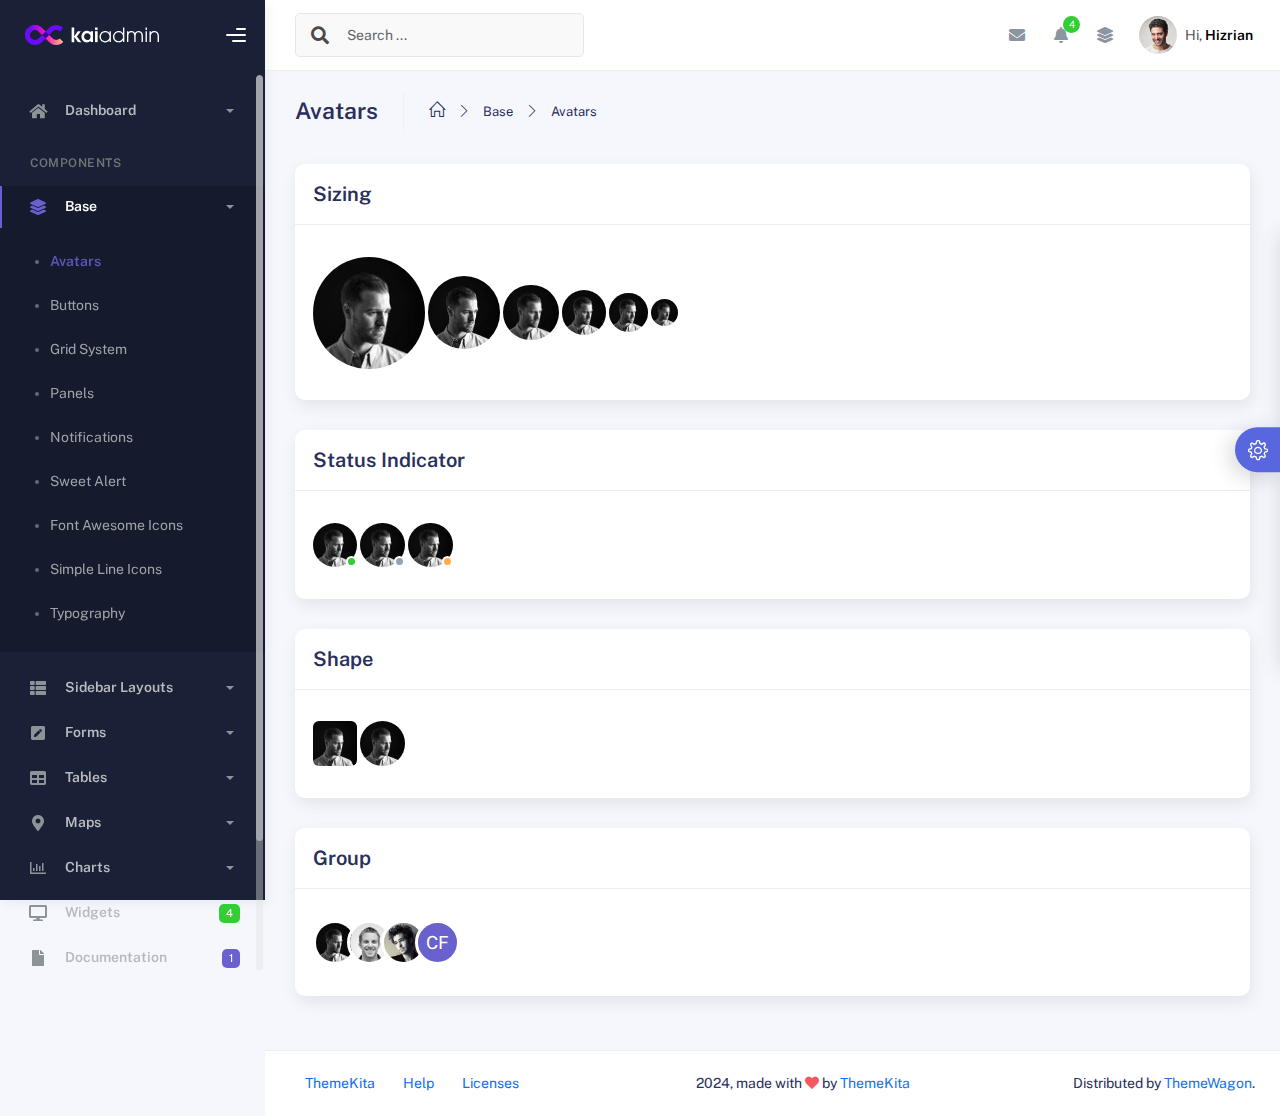
<file: components/avatars.html>
<!DOCTYPE html>
<html lang="en">
<head>
	<meta http-equiv="X-UA-Compatible" content="IE=edge" />
	<title>Avatars - Kaiadmin Bootstrap 5 Admin Dashboard</title>
	<meta content='width=device-width, initial-scale=1.0, shrink-to-fit=no' name='viewport' />
	<link rel="icon" href="../assets/img/kaiadmin/favicon.ico" type="image/x-icon"/>

	<!-- Fonts and icons -->
	<script src="../assets/js/plugin/webfont/webfont.min.js"></script>
	<script>
		WebFont.load({
			google: {"families":["Public Sans:300,400,500,600,700"]},
			custom: {"families":["Font Awesome 5 Solid", "Font Awesome 5 Regular", "Font Awesome 5 Brands", "simple-line-icons"], urls: ['../assets/css/fonts.min.css']},
			active: function() {
				sessionStorage.fonts = true;
			}
		});
	</script>

	<!-- CSS Files -->
	<link rel="stylesheet" href="../assets/css/bootstrap.min.css">
	<link rel="stylesheet" href="../assets/css/plugins.min.css">
	<link rel="stylesheet" href="../assets/css/kaiadmin.min.css">

	<!-- CSS Just for demo purpose, don't include it in your project -->
	<link rel="stylesheet" href="../assets/css/demo.css">
</head>
<body>
	<div class="wrapper">
		<!-- Sidebar -->
		<div class="sidebar" data-background-color="dark">
			<div class="sidebar-logo">
				<!-- Logo Header -->
				<div class="logo-header" data-background-color="dark">

					<a href="../index.html" class="logo">
						<img src="../assets/img/kaiadmin/logo_light.svg" alt="navbar brand" class="navbar-brand" height="20">
					</a>
					<div class="nav-toggle">
						<button class="btn btn-toggle toggle-sidebar">
							<i class="gg-menu-right"></i>
						</button>
						<button class="btn btn-toggle sidenav-toggler">
							<i class="gg-menu-left"></i>
						</button>
					</div>
					<button class="topbar-toggler more">
						<i class="gg-more-vertical-alt"></i>
					</button>
				</div>
				<!-- End Logo Header -->	
			</div>	
			<div class="sidebar-wrapper scrollbar scrollbar-inner">
				<div class="sidebar-content">
					<ul class="nav nav-secondary">
						<li class="nav-item">
							<a data-bs-toggle="collapse" href="#dashboard" class="collapsed" aria-expanded="false">
								<i class="fas fa-home"></i>
								<p>Dashboard</p>
								<span class="caret"></span>
							</a>
							<div class="collapse" id="dashboard">
								<ul class="nav nav-collapse">
									<li>
										<a href="../../demo1/index.html">
											<span class="sub-item">Dashboard 1</span>
										</a>
									</li>
								</ul>
							</div>
						</li>
						<li class="nav-section">
							<span class="sidebar-mini-icon">
								<i class="fa fa-ellipsis-h"></i>
							</span>
							<h4 class="text-section">Components</h4>
						</li>
						<li class="nav-item active submenu">
							<a data-bs-toggle="collapse" href="#base">
								<i class="fas fa-layer-group"></i>
								<p>Base</p>
								<span class="caret"></span>
							</a>
							<div class="collapse show" id="base">
								<ul class="nav nav-collapse">
									<li class="active">
										<a href="../components/avatars.html">
											<span class="sub-item">Avatars</span>
										</a>
									</li>
									<li>
										<a href="../components/buttons.html">
											<span class="sub-item">Buttons</span>
										</a>
									</li>
									<li>
										<a href="../components/gridsystem.html">
											<span class="sub-item">Grid System</span>
										</a>
									</li>
									<li>
										<a href="../components/panels.html">
											<span class="sub-item">Panels</span>
										</a>
									</li>
									<li>
										<a href="../components/notifications.html">
											<span class="sub-item">Notifications</span>
										</a>
									</li>
									<li>
										<a href="../components/sweetalert.html">
											<span class="sub-item">Sweet Alert</span>
										</a>
									</li>
									<li>
										<a href="../components/font-awesome-icons.html">
											<span class="sub-item">Font Awesome Icons</span>
										</a>
									</li>
									<li>
										<a href="../components/simple-line-icons.html">
											<span class="sub-item">Simple Line Icons</span>
										</a>
									</li>
									<li>
										<a href="../components/typography.html">
											<span class="sub-item">Typography</span>
										</a>
									</li>
								</ul>
							</div>
						</li>
						<li class="nav-item">
							<a data-bs-toggle="collapse" href="#sidebarLayouts">
								<i class="fas fa-th-list"></i>
								<p>Sidebar Layouts</p>
								<span class="caret"></span>
							</a>
							<div class="collapse" id="sidebarLayouts">
								<ul class="nav nav-collapse">
									<li>
										<a href="../sidebar-style-2.html">
											<span class="sub-item">Sidebar Style 2</span>
										</a>
									</li>
									<li>
										<a href="../icon-menu.html">
											<span class="sub-item">Icon Menu</span>
										</a>
									</li>
								</ul>
							</div>
						</li>
						<li class="nav-item">
							<a data-bs-toggle="collapse" href="#forms">
								<i class="fas fa-pen-square"></i>
								<p>Forms</p>
								<span class="caret"></span>
							</a>
							<div class="collapse" id="forms">
								<ul class="nav nav-collapse">
									<li>
										<a href="../forms/forms.html">
											<span class="sub-item">Basic Form</span>
										</a>
									</li>
								</ul>
							</div>
						</li>
						<li class="nav-item">
							<a data-bs-toggle="collapse" href="#tables">
								<i class="fas fa-table"></i>
								<p>Tables</p>
								<span class="caret"></span>
							</a>
							<div class="collapse" id="tables">
								<ul class="nav nav-collapse">
									<li>
										<a href="../tables/tables.html">
											<span class="sub-item">Basic Table</span>
										</a>
									</li>
									<li>
										<a href="../tables/datatables.html">
											<span class="sub-item">Datatables</span>
										</a>
									</li>
								</ul>
							</div>
						</li>
						<li class="nav-item">
							<a data-bs-toggle="collapse" href="#maps">
								<i class="fas fa-map-marker-alt"></i>
								<p>Maps</p>
								<span class="caret"></span>
							</a>
							<div class="collapse" id="maps">
								<ul class="nav nav-collapse">
									<li>
										<a href="../maps/googlemaps.html">
											<span class="sub-item">Google Maps</span>
										</a>
									</li>
									<li>
										<a href="../maps/jsvectormap.html">
											<span class="sub-item">Jsvectormap</span>
										</a>
									</li>
								</ul>
							</div>
						</li>
						<li class="nav-item">
							<a data-bs-toggle="collapse" href="#charts">
								<i class="far fa-chart-bar"></i>
								<p>Charts</p>
								<span class="caret"></span>
							</a>
							<div class="collapse" id="charts">
								<ul class="nav nav-collapse">
									<li>
										<a href="../charts/charts.html">
											<span class="sub-item">Chart Js</span>
										</a>
									</li>
									<li>
										<a href="../charts/sparkline.html">
											<span class="sub-item">Sparkline</span>
										</a>
									</li>
								</ul>
							</div>
						</li>
						<li class="nav-item">
							<a href="../widgets.html">
								<i class="fas fa-desktop"></i>
								<p>Widgets</p>
								<span class="badge badge-success">4</span>
							</a>
						</li>
						<li class="nav-item">
							<a href="../../../documentation/index.html">
							  <i class="fas fa-file"></i>
							  <p>Documentation</p>
							  <span class="badge badge-secondary">1</span>
							</a>
						</li>
						<li class="nav-item">
							<a data-bs-toggle="collapse" href="#submenu">
								<i class="fas fa-bars"></i>
								<p>Menu Levels</p>
								<span class="caret"></span>
							</a>
							<div class="collapse" id="submenu">
								<ul class="nav nav-collapse">
									<li>
										<a data-bs-toggle="collapse" href="#subnav1">
											<span class="sub-item">Level 1</span>
											<span class="caret"></span>
										</a>
										<div class="collapse" id="subnav1">
											<ul class="nav nav-collapse subnav">
												<li>
													<a href="#">
														<span class="sub-item">Level 2</span>
													</a>
												</li>
												<li>
													<a href="#">
														<span class="sub-item">Level 2</span>
													</a>
												</li>
											</ul>
										</div>
									</li>
									<li>
										<a data-bs-toggle="collapse" href="#subnav2">
											<span class="sub-item">Level 1</span>
											<span class="caret"></span>
										</a>
										<div class="collapse" id="subnav2">
											<ul class="nav nav-collapse subnav">
												<li>
													<a href="#">
														<span class="sub-item">Level 2</span>
													</a>
												</li>
											</ul>
										</div>
									</li>
									<li>
										<a href="#">
											<span class="sub-item">Level 1</span>
										</a>
									</li>
								</ul>
							</div>
						</li>
					</ul>
				</div>
			</div>
		</div>
		<!-- End Sidebar -->

		<div class="main-panel">
			<div class="main-header">
				<div class="main-header-logo">
					<!-- Logo Header -->
					<div class="logo-header" data-background-color="dark">

						<a href="../index.html" class="logo">
							<img src="../assets/img/kaiadmin/logo_light.svg" alt="navbar brand" class="navbar-brand" height="20">
						</a>
						<div class="nav-toggle">
							<button class="btn btn-toggle toggle-sidebar">
								<i class="gg-menu-right"></i>
							</button>
							<button class="btn btn-toggle sidenav-toggler">
								<i class="gg-menu-left"></i>
							</button>
						</div>
						<button class="topbar-toggler more">
							<i class="gg-more-vertical-alt"></i>
						</button>

					</div>
					<!-- End Logo Header -->
				</div>
				<!-- Navbar Header -->
				<nav class="navbar navbar-header navbar-header-transparent navbar-expand-lg border-bottom">

					<div class="container-fluid">
						<nav class="navbar navbar-header-left navbar-expand-lg navbar-form nav-search p-0 d-none d-lg-flex">
							<div class="input-group">
								<div class="input-group-prepend">
									<button type="submit" class="btn btn-search pe-1">
										<i class="fa fa-search search-icon"></i>
									</button>
								</div>
								<input type="text" placeholder="Search ..." class="form-control">
							</div>
						</nav>

						<ul class="navbar-nav topbar-nav ms-md-auto align-items-center">
							<li class="nav-item topbar-icon dropdown hidden-caret d-flex d-lg-none">
								<a class="nav-link dropdown-toggle" data-bs-toggle="dropdown" href="#" role="button" aria-expanded="false" aria-haspopup="true">
									<i class="fa fa-search"></i>
								</a>
								<ul class="dropdown-menu dropdown-search animated fadeIn">
									<form class="navbar-left navbar-form nav-search">
										<div class="input-group">
											<input type="text" placeholder="Search ..." class="form-control">
										</div>
									</form>
								</ul>
							</li>
							<li class="nav-item topbar-icon dropdown hidden-caret">
								<a class="nav-link dropdown-toggle" href="#" id="messageDropdown" role="button" data-bs-toggle="dropdown" aria-haspopup="true" aria-expanded="false">
									<i class="fa fa-envelope"></i>
								</a>
								<ul class="dropdown-menu messages-notif-box animated fadeIn" aria-labelledby="messageDropdown">
									<li>
										<div class="dropdown-title d-flex justify-content-between align-items-center">
											Messages 									
											<a href="#" class="small">Mark all as read</a>
										</div>
									</li>
									<li>
										<div class="message-notif-scroll scrollbar-outer">
											<div class="notif-center">
												<a href="#">
													<div class="notif-img"> 
														<img src="../assets/img/jm_denis.jpg" alt="Img Profile">
													</div>
													<div class="notif-content">
														<span class="subject">Jimmy Denis</span>
														<span class="block">
															How are you ?
														</span>
														<span class="time">5 minutes ago</span> 
													</div>
												</a>
												<a href="#">
													<div class="notif-img"> 
														<img src="../assets/img/chadengle.jpg" alt="Img Profile">
													</div>
													<div class="notif-content">
														<span class="subject">Chad</span>
														<span class="block">
															Ok, Thanks !
														</span>
														<span class="time">12 minutes ago</span> 
													</div>
												</a>
												<a href="#">
													<div class="notif-img"> 
														<img src="../assets/img/mlane.jpg" alt="Img Profile">
													</div>
													<div class="notif-content">
														<span class="subject">Jhon Doe</span>
														<span class="block">
															Ready for the meeting today...
														</span>
														<span class="time">12 minutes ago</span> 
													</div>
												</a>
												<a href="#">
													<div class="notif-img"> 
														<img src="../assets/img/talha.jpg" alt="Img Profile">
													</div>
													<div class="notif-content">
														<span class="subject">Talha</span>
														<span class="block">
															Hi, Apa Kabar ?
														</span>
														<span class="time">17 minutes ago</span> 
													</div>
												</a>
											</div>
										</div>
									</li>
									<li>
										<a class="see-all" href="javascript:void(0);">See all messages<i class="fa fa-angle-right"></i> </a>
									</li>
								</ul>
							</li>
							<li class="nav-item topbar-icon dropdown hidden-caret">
								<a class="nav-link dropdown-toggle" href="#" id="notifDropdown" role="button" data-bs-toggle="dropdown" aria-haspopup="true" aria-expanded="false">
									<i class="fa fa-bell"></i>
									<span class="notification">4</span>
								</a>
								<ul class="dropdown-menu notif-box animated fadeIn" aria-labelledby="notifDropdown">
									<li>
										<div class="dropdown-title">You have 4 new notification</div>
									</li>
									<li>
										<div class="notif-scroll scrollbar-outer">
											<div class="notif-center">
												<a href="#">
													<div class="notif-icon notif-primary"> <i class="fa fa-user-plus"></i> </div>
													<div class="notif-content">
														<span class="block">
															New user registered
														</span>
														<span class="time">5 minutes ago</span> 
													</div>
												</a>
												<a href="#">
													<div class="notif-icon notif-success"> <i class="fa fa-comment"></i> </div>
													<div class="notif-content">
														<span class="block">
															Rahmad commented on Admin
														</span>
														<span class="time">12 minutes ago</span> 
													</div>
												</a>
												<a href="#">
													<div class="notif-img"> 
														<img src="../assets/img/profile2.jpg" alt="Img Profile">
													</div>
													<div class="notif-content">
														<span class="block">
															Reza send messages to you
														</span>
														<span class="time">12 minutes ago</span> 
													</div>
												</a>
												<a href="#">
													<div class="notif-icon notif-danger"> <i class="fa fa-heart"></i> </div>
													<div class="notif-content">
														<span class="block">
															Farrah liked Admin
														</span>
														<span class="time">17 minutes ago</span> 
													</div>
												</a>
											</div>
										</div>
									</li>
									<li>
										<a class="see-all" href="javascript:void(0);">See all notifications<i class="fa fa-angle-right"></i> </a>
									</li>
								</ul>
							</li>
							<li class="nav-item topbar-icon dropdown hidden-caret">
								<a class="nav-link" data-bs-toggle="dropdown" href="#" aria-expanded="false">
									<i class="fas fa-layer-group"></i>
								</a>
								<div class="dropdown-menu quick-actions animated fadeIn">
									<div class="quick-actions-header">
										<span class="title mb-1">Quick Actions</span>
										<span class="subtitle op-7">Shortcuts</span>
									</div>
									<div class="quick-actions-scroll scrollbar-outer">
										<div class="quick-actions-items">
											<div class="row m-0">
												<a class="col-6 col-md-4 p-0" href="#">
													<div class="quick-actions-item">
														<div class="avatar-item bg-danger rounded-circle">
															<i class="far fa-calendar-alt"></i>
														</div>
														<span class="text">Calendar</span>
													</div>
												</a>
												<a class="col-6 col-md-4 p-0" href="#">
													<div class="quick-actions-item">
														<div class="avatar-item bg-warning rounded-circle">
															<i class="fas fa-map"></i>
														</div>
														<span class="text">Maps</span>
													</div>
												</a>
												<a class="col-6 col-md-4 p-0" href="#">
													<div class="quick-actions-item">
														<div class="avatar-item bg-info rounded-circle">
															<i class="fas fa-file-excel"></i>
														</div>
														<span class="text">Reports</span>
													</div>
												</a>
												<a class="col-6 col-md-4 p-0" href="#">
													<div class="quick-actions-item">
														<div class="avatar-item bg-success rounded-circle">
															<i class="fas fa-envelope"></i>
														</div>
														<span class="text">Emails</span>
													</div>
												</a>
												<a class="col-6 col-md-4 p-0" href="#">
													<div class="quick-actions-item">
														<div class="avatar-item bg-primary rounded-circle">
															<i class="fas fa-file-invoice-dollar"></i>
														</div>
														<span class="text">Invoice</span>
													</div>
												</a>
												<a class="col-6 col-md-4 p-0" href="#">
													<div class="quick-actions-item">
														<div class="avatar-item bg-secondary rounded-circle">
															<i class="fas fa-credit-card"></i>
														</div>
														<span class="text">Payments</span>
													</div>
												</a>
											</div>
										</div>
									</div>
								</div>
							</li>
							
							<li class="nav-item topbar-user dropdown hidden-caret">
								<a class="dropdown-toggle profile-pic" data-bs-toggle="dropdown" href="#" aria-expanded="false">
									<div class="avatar-sm">
										<img src="../assets/img/profile.jpg" alt="..." class="avatar-img rounded-circle">
									</div>
									<span class="profile-username">
										<span class="op-7">Hi,</span> <span class="fw-bold">Hizrian</span>
									</span>
								</a>
								<ul class="dropdown-menu dropdown-user animated fadeIn">
									<div class="dropdown-user-scroll scrollbar-outer">
										<li>
											<div class="user-box">
												<div class="avatar-lg"><img src="../assets/img/profile.jpg" alt="image profile" class="avatar-img rounded"></div>
												<div class="u-text">
													<h4>Hizrian</h4>
													<p class="text-muted">hello@example.com</p><a href="profile.html" class="btn btn-xs btn-secondary btn-sm">View Profile</a>
												</div>
											</div>
										</li>
										<li>
											<div class="dropdown-divider"></div>
											<a class="dropdown-item" href="#">My Profile</a>
											<a class="dropdown-item" href="#">My Balance</a>
											<a class="dropdown-item" href="#">Inbox</a>
											<div class="dropdown-divider"></div>
											<a class="dropdown-item" href="#">Account Setting</a>
											<div class="dropdown-divider"></div>
											<a class="dropdown-item" href="#">Logout</a>
										</li>
									</div>
								</ul>
							</li>
						</ul>
					</div>
				</nav>
				<!-- End Navbar -->
			</div>
			
			<div class="container">
				<div class="page-inner">
					<div class="page-header">
						<h3 class="fw-bold mb-3">Avatars</h3>
						<ul class="breadcrumbs mb-3">
							<li class="nav-home">
								<a href="#">
									<i class="icon-home"></i>
								</a>
							</li>
							<li class="separator">
								<i class="icon-arrow-right"></i>
							</li>
							<li class="nav-item">
								<a href="#">Base</a>
							</li>
							<li class="separator">
								<i class="icon-arrow-right"></i>
							</li>
							<li class="nav-item">
								<a href="#">Avatars</a>
							</li>
						</ul>
					</div>
					<div class="row">
						<div class="col-md-12">
							<div class="card">
								<div class="card-header">
									<h4 class="card-title">Sizing</h4>

								</div>
								<div class="card-body">
									<p class="demo">
										<div class="avatar avatar-xxl">
											<img src="../assets/img/jm_denis.jpg" alt="..." class="avatar-img rounded-circle">
										</div>

										<div class="avatar avatar-xl">
											<img src="../assets/img/jm_denis.jpg" alt="..." class="avatar-img rounded-circle">
										</div>

										<div class="avatar avatar-lg">
											<img src="../assets/img/jm_denis.jpg" alt="..." class="avatar-img rounded-circle">
										</div>

										<div class="avatar">
											<img src="../assets/img/jm_denis.jpg" alt="..." class="avatar-img rounded-circle">
										</div>

										<div class="avatar avatar-sm">
											<img src="../assets/img/jm_denis.jpg" alt="..." class="avatar-img rounded-circle">
										</div>

										<div class="avatar avatar-xs">
											<img src="../assets/img/jm_denis.jpg" alt="..." class="avatar-img rounded-circle">
										</div>
									</p>
								</div>
							</div>
						</div>
						<div class="col-md-12">
							<div class="card">
								<div class="card-header">
									<h4 class="card-title">Status Indicator</h4>

								</div>
								<div class="card-body">
									<p class="demo">
										<div class="avatar avatar-online">
											<img src="../assets/img/jm_denis.jpg" alt="..." class="avatar-img rounded-circle">
										</div>

										<div class="avatar avatar-offline">
											<img src="../assets/img/jm_denis.jpg" alt="..." class="avatar-img rounded-circle">
										</div>

										<div class="avatar avatar-away">
											<img src="../assets/img/jm_denis.jpg" alt="..." class="avatar-img rounded-circle">
										</div>
									</p>
								</div>
							</div>
						</div>
						<div class="col-md-12">
							<div class="card">
								<div class="card-header">
									<h4 class="card-title">Shape</h4>

								</div>
								<div class="card-body">
									<p class="demo">
										<div class="avatar">
											<img src="../assets/img/jm_denis.jpg" alt="..." class="avatar-img rounded">
										</div>

										<div class="avatar">
											<img src="../assets/img/jm_denis.jpg" alt="..." class="avatar-img rounded-circle">
										</div>
									</p>
								</div>
							</div>
						</div>
						<div class="col-md-12">
							<div class="card">
								<div class="card-header">
									<h4 class="card-title">Group</h4>

								</div>
								<div class="card-body">
									<p class="demo">
										<div class="avatar-group">
											<div class="avatar">
												<img src="../assets/img/jm_denis.jpg" alt="..." class="avatar-img rounded-circle border border-white">
											</div>
											<div class="avatar">
												<img src="../assets/img/chadengle.jpg" alt="..." class="avatar-img rounded-circle border border-white">
											</div>
											<div class="avatar">
												<img src="../assets/img/mlane.jpg" alt="..." class="avatar-img rounded-circle border border-white">
											</div>
											<div class="avatar">
												<span class="avatar-title rounded-circle border border-white">CF</span>
											</div>
										</div>
									</p>
								</div>
							</div>
						</div>
					</div>
				</div>
			</div>
			
			<footer class="footer">
				<div class="container-fluid d-flex justify-content-between">
					<nav class="pull-left">
						<ul class="nav">
							<li class="nav-item">
								<a class="nav-link" href="http://www.themekita.com">
									ThemeKita
								</a>
							</li>
							<li class="nav-item">
								<a class="nav-link" href="#"> Help </a>
							</li>
							<li class="nav-item">
								<a class="nav-link" href="#"> Licenses </a>
							</li>
						</ul>
					</nav>
					<div class="copyright">
						2024, made with <i class="fa fa-heart heart text-danger"></i> by
						<a href="http://www.themekita.com">ThemeKita</a>
					</div>
					<div>
						Distributed by
						<a target="_blank" href="https://themewagon.com/">ThemeWagon</a>.
					</div>
				</div>
			</footer>
		</div>
		
		<!-- Custom template | don't include it in your project! -->
		<div class="custom-template">
			<div class="title">Settings</div>
			<div class="custom-content">
				<div class="switcher">
					<div class="switch-block">
						<h4>Logo Header</h4>
						<div class="btnSwitch">
							<button type="button" class=" selected changeLogoHeaderColor" data-color="dark"></button>
							<button type="button" class="selected changeLogoHeaderColor" data-color="blue"></button>
							<button type="button" class="changeLogoHeaderColor" data-color="purple"></button>
							<button type="button" class="changeLogoHeaderColor" data-color="light-blue"></button>
							<button type="button" class="changeLogoHeaderColor" data-color="green"></button>
							<button type="button" class="changeLogoHeaderColor" data-color="orange"></button>
							<button type="button" class="changeLogoHeaderColor" data-color="red"></button>
							<button type="button" class="changeLogoHeaderColor" data-color="white"></button>
							<br/>
							<button type="button" class="changeLogoHeaderColor" data-color="dark2"></button>
							<button type="button" class="changeLogoHeaderColor" data-color="blue2"></button>
							<button type="button" class="changeLogoHeaderColor" data-color="purple2"></button>
							<button type="button" class="changeLogoHeaderColor" data-color="light-blue2"></button>
							<button type="button" class="changeLogoHeaderColor" data-color="green2"></button>
							<button type="button" class="changeLogoHeaderColor" data-color="orange2"></button>
							<button type="button" class="changeLogoHeaderColor" data-color="red2"></button>
						</div>
					</div>
					<div class="switch-block">
						<h4>Navbar Header</h4>
						<div class="btnSwitch">
							<button type="button" class="changeTopBarColor" data-color="dark"></button>
							<button type="button" class="changeTopBarColor" data-color="blue"></button>
							<button type="button" class="changeTopBarColor" data-color="purple"></button>
							<button type="button" class="changeTopBarColor" data-color="light-blue"></button>
							<button type="button" class="changeTopBarColor" data-color="green"></button>
							<button type="button" class="changeTopBarColor" data-color="orange"></button>
							<button type="button" class="changeTopBarColor" data-color="red"></button>
							<button type="button" class="changeTopBarColor" data-color="white"></button>
							<br/>
							<button type="button" class="changeTopBarColor" data-color="dark2"></button>
							<button type="button" class="selected changeTopBarColor" data-color="blue2"></button>
							<button type="button" class="changeTopBarColor" data-color="purple2"></button>
							<button type="button" class="changeTopBarColor" data-color="light-blue2"></button>
							<button type="button" class="changeTopBarColor" data-color="green2"></button>
							<button type="button" class="changeTopBarColor" data-color="orange2"></button>
							<button type="button" class="changeTopBarColor" data-color="red2"></button>
						</div>
					</div>
					<div class="switch-block">
						<h4>Sidebar</h4>
						<div class="btnSwitch">
							<button type="button" class="selected changeSideBarColor" data-color="white"></button>
							<button type="button" class="changeSideBarColor" data-color="dark"></button>
							<button type="button" class="changeSideBarColor" data-color="dark2"></button>
						</div>
					</div>
				</div>
			</div>
			<div class="custom-toggle">
				<i class="icon-settings"></i>
			</div>
		</div>
		<!-- End Custom template -->
	</div>
	<!--   Core JS Files   -->
	<script src="../assets/js/core/jquery-3.7.1.min.js"></script>
	<script src="../assets/js/core/popper.min.js"></script>
	<script src="../assets/js/core/bootstrap.min.js"></script>
	
	<!-- jQuery Scrollbar -->
	<script src="../assets/js/plugin/jquery-scrollbar/jquery.scrollbar.min.js"></script>
	<!-- Moment JS -->
	<script src="../assets/js/plugin/moment/moment.min.js"></script>

	<!-- Chart JS -->
	<script src="../assets/js/plugin/chart.js/chart.min.js"></script>

	<!-- jQuery Sparkline -->
	<script src="../assets/js/plugin/jquery.sparkline/jquery.sparkline.min.js"></script>

	<!-- Chart Circle -->
	<script src="../assets/js/plugin/chart-circle/circles.min.js"></script>

	<!-- Datatables -->
	<script src="../assets/js/plugin/datatables/datatables.min.js"></script>

	<!-- Bootstrap Notify -->
	<script src="../assets/js/plugin/bootstrap-notify/bootstrap-notify.min.js"></script>

	<!-- jQuery Vector Maps -->
	<script src="../assets/js/plugin/jsvectormap/jsvectormap.min.js"></script>
	<script src="../assets/js/plugin/jsvectormap/world.js"></script>

	<!-- Sweet Alert -->
	<script src="../assets/js/plugin/sweetalert/sweetalert.min.js"></script>

	<!-- Kaiadmin JS -->
	<script src="../assets/js/kaiadmin.min.js"></script>

	<!-- Kaiadmin DEMO methods, don't include it in your project! -->
	<script src="../assets/js/setting-demo2.js"></script>
</body>
</html>
</file>
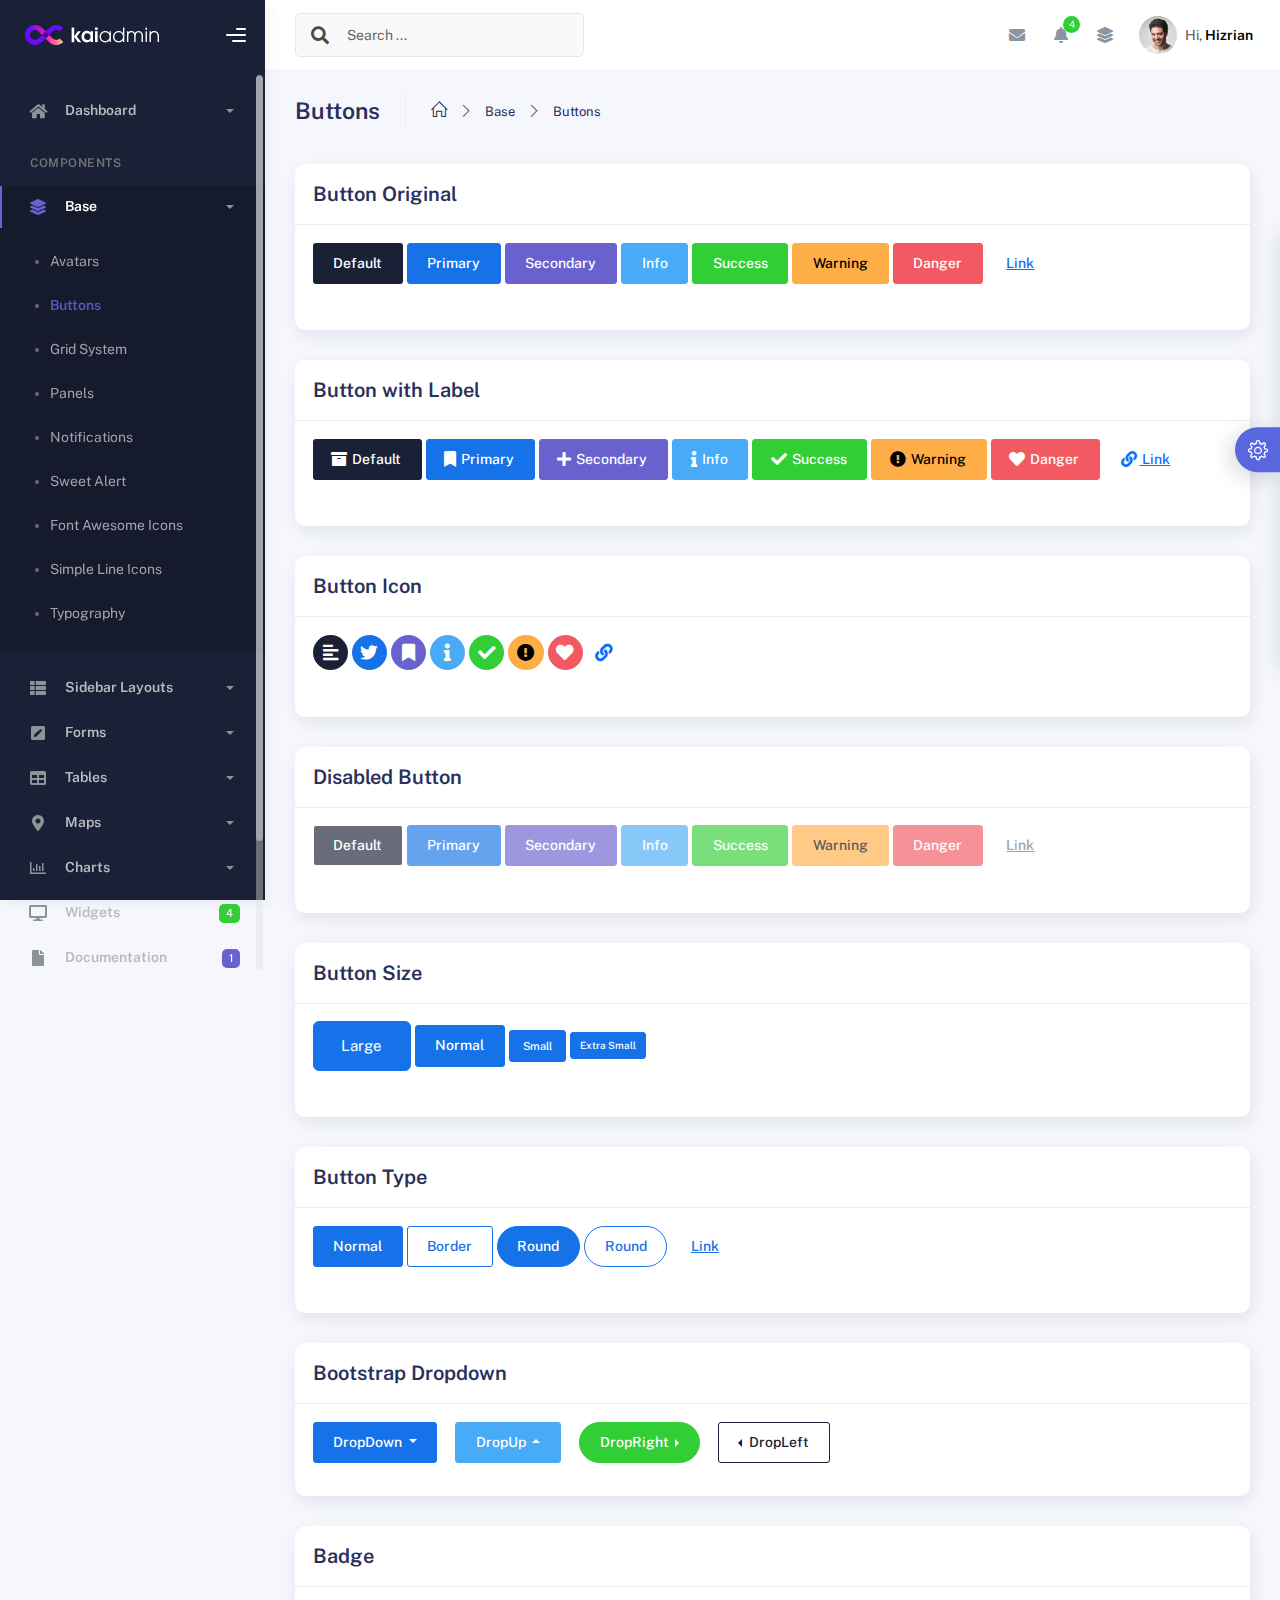
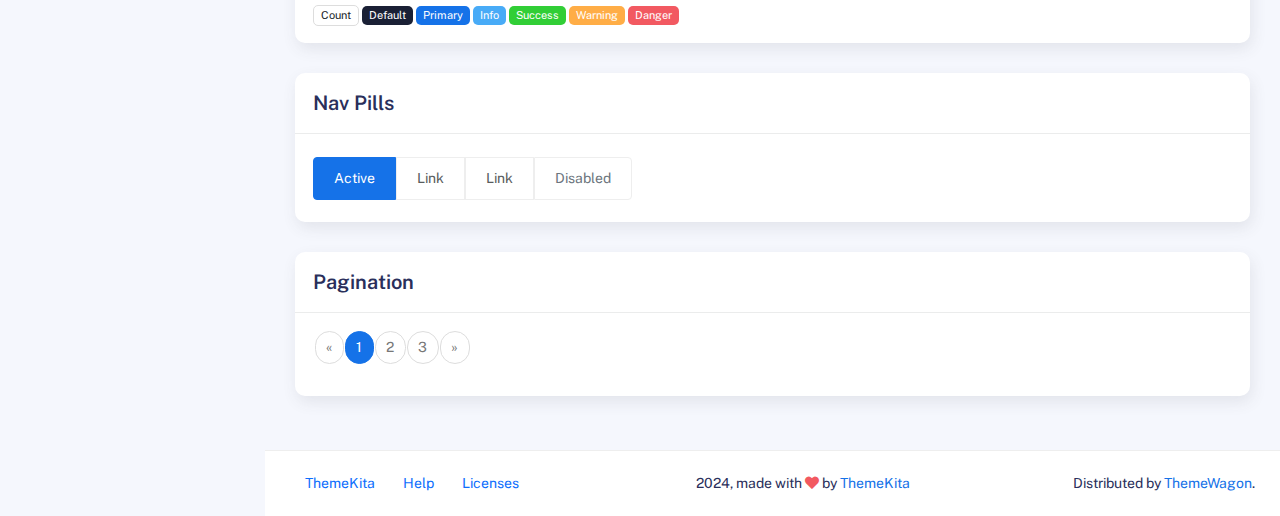
<file: components/buttons.html>
<!DOCTYPE html>
<html lang="en">
  <head>
    <meta http-equiv="X-UA-Compatible" content="IE=edge" />
    <title>Buttons - Kaiadmin Bootstrap 5 Admin Dashboard</title>
    <meta
      content="width=device-width, initial-scale=1.0, shrink-to-fit=no"
      name="viewport"
    />
    <link
      rel="icon"
      href="../assets/img/kaiadmin/favicon.ico"
      type="image/x-icon"
    />

    <!-- Fonts and icons -->
    <script src="../assets/js/plugin/webfont/webfont.min.js"></script>
    <script>
      WebFont.load({
        google: { families: ["Public Sans:300,400,500,600,700"] },
        custom: {
          families: [
            "Font Awesome 5 Solid",
            "Font Awesome 5 Regular",
            "Font Awesome 5 Brands",
            "simple-line-icons",
          ],
          urls: ["../assets/css/fonts.min.css"],
        },
        active: function () {
          sessionStorage.fonts = true;
        },
      });
    </script>

    <!-- CSS Files -->
    <link rel="stylesheet" href="../assets/css/bootstrap.min.css" />
    <link rel="stylesheet" href="../assets/css/plugins.min.css" />
    <link rel="stylesheet" href="../assets/css/kaiadmin.min.css" />

    <!-- CSS Just for demo purpose, don't include it in your project -->
    <link rel="stylesheet" href="../assets/css/demo.css" />
  </head>
  <body>
    <div class="wrapper">
      <!-- Sidebar -->
      <div class="sidebar" data-background-color="dark">
        <div class="sidebar-logo">
          <!-- Logo Header -->
          <div class="logo-header" data-background-color="dark">
            <a href="../index.html" class="logo">
              <img
                src="../assets/img/kaiadmin/logo_light.svg"
                alt="navbar brand"
                class="navbar-brand"
                height="20"
              />
            </a>
            <div class="nav-toggle">
              <button class="btn btn-toggle toggle-sidebar">
                <i class="gg-menu-right"></i>
              </button>
              <button class="btn btn-toggle sidenav-toggler">
                <i class="gg-menu-left"></i>
              </button>
            </div>
            <button class="topbar-toggler more">
              <i class="gg-more-vertical-alt"></i>
            </button>
          </div>
          <!-- End Logo Header -->
        </div>
        <div class="sidebar-wrapper scrollbar scrollbar-inner">
          <div class="sidebar-content">
            <ul class="nav nav-secondary">
              <li class="nav-item">
                <a
                  data-bs-toggle="collapse"
                  href="#dashboard"
                  class="collapsed"
                  aria-expanded="false"
                >
                  <i class="fas fa-home"></i>
                  <p>Dashboard</p>
                  <span class="caret"></span>
                </a>
                <div class="collapse" id="dashboard">
                  <ul class="nav nav-collapse">
                    <li>
                      <a href="../../demo1/index.html">
                        <span class="sub-item">Dashboard 1</span>
                      </a>
                    </li>
                  </ul>
                </div>
              </li>
              <li class="nav-section">
                <span class="sidebar-mini-icon">
                  <i class="fa fa-ellipsis-h"></i>
                </span>
                <h4 class="text-section">Components</h4>
              </li>
              <li class="nav-item active submenu">
                <a data-bs-toggle="collapse" href="#base">
                  <i class="fas fa-layer-group"></i>
                  <p>Base</p>
                  <span class="caret"></span>
                </a>
                <div class="collapse show" id="base">
                  <ul class="nav nav-collapse">
                    <li>
                      <a href="../components/avatars.html">
                        <span class="sub-item">Avatars</span>
                      </a>
                    </li>
                    <li class="active">
                      <a href="../components/buttons.html">
                        <span class="sub-item">Buttons</span>
                      </a>
                    </li>
                    <li>
                      <a href="../components/gridsystem.html">
                        <span class="sub-item">Grid System</span>
                      </a>
                    </li>
                    <li>
                      <a href="../components/panels.html">
                        <span class="sub-item">Panels</span>
                      </a>
                    </li>
                    <li>
                      <a href="../components/notifications.html">
                        <span class="sub-item">Notifications</span>
                      </a>
                    </li>
                    <li>
                      <a href="../components/sweetalert.html">
                        <span class="sub-item">Sweet Alert</span>
                      </a>
                    </li>
                    <li>
                      <a href="../components/font-awesome-icons.html">
                        <span class="sub-item">Font Awesome Icons</span>
                      </a>
                    </li>
                    <li>
                      <a href="../components/simple-line-icons.html">
                        <span class="sub-item">Simple Line Icons</span>
                      </a>
                    </li>
                    <li>
                      <a href="../components/typography.html">
                        <span class="sub-item">Typography</span>
                      </a>
                    </li>
                  </ul>
                </div>
              </li>
              <li class="nav-item">
                <a data-bs-toggle="collapse" href="#sidebarLayouts">
                  <i class="fas fa-th-list"></i>
                  <p>Sidebar Layouts</p>
                  <span class="caret"></span>
                </a>
                <div class="collapse" id="sidebarLayouts">
                  <ul class="nav nav-collapse">
                    <li>
                      <a href="../sidebar-style-2.html">
                        <span class="sub-item">Sidebar Style 2</span>
                      </a>
                    </li>
                    <li>
                      <a href="../icon-menu.html">
                        <span class="sub-item">Icon Menu</span>
                      </a>
                    </li>
                  </ul>
                </div>
              </li>
              <li class="nav-item">
                <a data-bs-toggle="collapse" href="#forms">
                  <i class="fas fa-pen-square"></i>
                  <p>Forms</p>
                  <span class="caret"></span>
                </a>
                <div class="collapse" id="forms">
                  <ul class="nav nav-collapse">
                    <li>
                      <a href="../forms/forms.html">
                        <span class="sub-item">Basic Form</span>
                      </a>
                    </li>
                  </ul>
                </div>
              </li>
              <li class="nav-item">
                <a data-bs-toggle="collapse" href="#tables">
                  <i class="fas fa-table"></i>
                  <p>Tables</p>
                  <span class="caret"></span>
                </a>
                <div class="collapse" id="tables">
                  <ul class="nav nav-collapse">
                    <li>
                      <a href="../tables/tables.html">
                        <span class="sub-item">Basic Table</span>
                      </a>
                    </li>
                    <li>
                      <a href="../tables/datatables.html">
                        <span class="sub-item">Datatables</span>
                      </a>
                    </li>
                  </ul>
                </div>
              </li>
              <li class="nav-item">
                <a data-bs-toggle="collapse" href="#maps">
                  <i class="fas fa-map-marker-alt"></i>
                  <p>Maps</p>
                  <span class="caret"></span>
                </a>
                <div class="collapse" id="maps">
                  <ul class="nav nav-collapse">
                    <li>
                      <a href="../maps/googlemaps.html">
                        <span class="sub-item">Google Maps</span>
                      </a>
                    </li>
                    <li>
                      <a href="../maps/jsvectormap.html">
                        <span class="sub-item">Jsvectormap</span>
                      </a>
                    </li>
                  </ul>
                </div>
              </li>
              <li class="nav-item">
                <a data-bs-toggle="collapse" href="#charts">
                  <i class="far fa-chart-bar"></i>
                  <p>Charts</p>
                  <span class="caret"></span>
                </a>
                <div class="collapse" id="charts">
                  <ul class="nav nav-collapse">
                    <li>
                      <a href="../charts/charts.html">
                        <span class="sub-item">Chart Js</span>
                      </a>
                    </li>
                    <li>
                      <a href="../charts/sparkline.html">
                        <span class="sub-item">Sparkline</span>
                      </a>
                    </li>
                  </ul>
                </div>
              </li>
              <li class="nav-item">
                <a href="../widgets.html">
                  <i class="fas fa-desktop"></i>
                  <p>Widgets</p>
                  <span class="badge badge-success">4</span>
                </a>
              </li>
              <li class="nav-item">
                <a href="../../../documentation/index.html">
                  <i class="fas fa-file"></i>
                  <p>Documentation</p>
                  <span class="badge badge-secondary">1</span>
                </a>
              </li>
              <li class="nav-item">
                <a data-bs-toggle="collapse" href="#submenu">
                  <i class="fas fa-bars"></i>
                  <p>Menu Levels</p>
                  <span class="caret"></span>
                </a>
                <div class="collapse" id="submenu">
                  <ul class="nav nav-collapse">
                    <li>
                      <a data-bs-toggle="collapse" href="#subnav1">
                        <span class="sub-item">Level 1</span>
                        <span class="caret"></span>
                      </a>
                      <div class="collapse" id="subnav1">
                        <ul class="nav nav-collapse subnav">
                          <li>
                            <a href="#">
                              <span class="sub-item">Level 2</span>
                            </a>
                          </li>
                          <li>
                            <a href="#">
                              <span class="sub-item">Level 2</span>
                            </a>
                          </li>
                        </ul>
                      </div>
                    </li>
                    <li>
                      <a data-bs-toggle="collapse" href="#subnav2">
                        <span class="sub-item">Level 1</span>
                        <span class="caret"></span>
                      </a>
                      <div class="collapse" id="subnav2">
                        <ul class="nav nav-collapse subnav">
                          <li>
                            <a href="#">
                              <span class="sub-item">Level 2</span>
                            </a>
                          </li>
                        </ul>
                      </div>
                    </li>
                    <li>
                      <a href="#">
                        <span class="sub-item">Level 1</span>
                      </a>
                    </li>
                  </ul>
                </div>
              </li>
            </ul>
          </div>
        </div>
      </div>
      <!-- End Sidebar -->

      <div class="main-panel">
        <div class="main-header">
          <div class="main-header-logo">
            <!-- Logo Header -->
            <div class="logo-header" data-background-color="dark">
              <a href="../index.html" class="logo">
                <img
                  src="../assets/img/kaiadmin/logo_light.svg"
                  alt="navbar brand"
                  class="navbar-brand"
                  height="20"
                />
              </a>
              <div class="nav-toggle">
                <button class="btn btn-toggle toggle-sidebar">
                  <i class="gg-menu-right"></i>
                </button>
                <button class="btn btn-toggle sidenav-toggler">
                  <i class="gg-menu-left"></i>
                </button>
              </div>
              <button class="topbar-toggler more">
                <i class="gg-more-vertical-alt"></i>
              </button>
            </div>
            <!-- End Logo Header -->
          </div>
          <!-- Navbar Header -->
          <nav
            class="navbar navbar-header navbar-header-transparent navbar-expand-lg border-bottom"
          >
            <div class="container-fluid">
              <nav
                class="navbar navbar-header-left navbar-expand-lg navbar-form nav-search p-0 d-none d-lg-flex"
              >
                <div class="input-group">
                  <div class="input-group-prepend">
                    <button type="submit" class="btn btn-search pe-1">
                      <i class="fa fa-search search-icon"></i>
                    </button>
                  </div>
                  <input
                    type="text"
                    placeholder="Search ..."
                    class="form-control"
                  />
                </div>
              </nav>

              <ul class="navbar-nav topbar-nav ms-md-auto align-items-center">
                <li
                  class="nav-item topbar-icon dropdown hidden-caret d-flex d-lg-none"
                >
                  <a
                    class="nav-link dropdown-toggle"
                    data-bs-toggle="dropdown"
                    href="#"
                    role="button"
                    aria-expanded="false"
                    aria-haspopup="true"
                  >
                    <i class="fa fa-search"></i>
                  </a>
                  <ul class="dropdown-menu dropdown-search animated fadeIn">
                    <form class="navbar-left navbar-form nav-search">
                      <div class="input-group">
                        <input
                          type="text"
                          placeholder="Search ..."
                          class="form-control"
                        />
                      </div>
                    </form>
                  </ul>
                </li>
                <li class="nav-item topbar-icon dropdown hidden-caret">
                  <a
                    class="nav-link dropdown-toggle"
                    href="#"
                    id="messageDropdown"
                    role="button"
                    data-bs-toggle="dropdown"
                    aria-haspopup="true"
                    aria-expanded="false"
                  >
                    <i class="fa fa-envelope"></i>
                  </a>
                  <ul
                    class="dropdown-menu messages-notif-box animated fadeIn"
                    aria-labelledby="messageDropdown"
                  >
                    <li>
                      <div
                        class="dropdown-title d-flex justify-content-between align-items-center"
                      >
                        Messages
                        <a href="#" class="small">Mark all as read</a>
                      </div>
                    </li>
                    <li>
                      <div class="message-notif-scroll scrollbar-outer">
                        <div class="notif-center">
                          <a href="#">
                            <div class="notif-img">
                              <img
                                src="../assets/img/jm_denis.jpg"
                                alt="Img Profile"
                              />
                            </div>
                            <div class="notif-content">
                              <span class="subject">Jimmy Denis</span>
                              <span class="block"> How are you ? </span>
                              <span class="time">5 minutes ago</span>
                            </div>
                          </a>
                          <a href="#">
                            <div class="notif-img">
                              <img
                                src="../assets/img/chadengle.jpg"
                                alt="Img Profile"
                              />
                            </div>
                            <div class="notif-content">
                              <span class="subject">Chad</span>
                              <span class="block"> Ok, Thanks ! </span>
                              <span class="time">12 minutes ago</span>
                            </div>
                          </a>
                          <a href="#">
                            <div class="notif-img">
                              <img
                                src="../assets/img/mlane.jpg"
                                alt="Img Profile"
                              />
                            </div>
                            <div class="notif-content">
                              <span class="subject">Jhon Doe</span>
                              <span class="block">
                                Ready for the meeting today...
                              </span>
                              <span class="time">12 minutes ago</span>
                            </div>
                          </a>
                          <a href="#">
                            <div class="notif-img">
                              <img
                                src="../assets/img/talha.jpg"
                                alt="Img Profile"
                              />
                            </div>
                            <div class="notif-content">
                              <span class="subject">Talha</span>
                              <span class="block"> Hi, Apa Kabar ? </span>
                              <span class="time">17 minutes ago</span>
                            </div>
                          </a>
                        </div>
                      </div>
                    </li>
                    <li>
                      <a class="see-all" href="javascript:void(0);"
                        >See all messages<i class="fa fa-angle-right"></i>
                      </a>
                    </li>
                  </ul>
                </li>
                <li class="nav-item topbar-icon dropdown hidden-caret">
                  <a
                    class="nav-link dropdown-toggle"
                    href="#"
                    id="notifDropdown"
                    role="button"
                    data-bs-toggle="dropdown"
                    aria-haspopup="true"
                    aria-expanded="false"
                  >
                    <i class="fa fa-bell"></i>
                    <span class="notification">4</span>
                  </a>
                  <ul
                    class="dropdown-menu notif-box animated fadeIn"
                    aria-labelledby="notifDropdown"
                  >
                    <li>
                      <div class="dropdown-title">
                        You have 4 new notification
                      </div>
                    </li>
                    <li>
                      <div class="notif-scroll scrollbar-outer">
                        <div class="notif-center">
                          <a href="#">
                            <div class="notif-icon notif-primary">
                              <i class="fa fa-user-plus"></i>
                            </div>
                            <div class="notif-content">
                              <span class="block"> New user registered </span>
                              <span class="time">5 minutes ago</span>
                            </div>
                          </a>
                          <a href="#">
                            <div class="notif-icon notif-success">
                              <i class="fa fa-comment"></i>
                            </div>
                            <div class="notif-content">
                              <span class="block">
                                Rahmad commented on Admin
                              </span>
                              <span class="time">12 minutes ago</span>
                            </div>
                          </a>
                          <a href="#">
                            <div class="notif-img">
                              <img
                                src="../assets/img/profile2.jpg"
                                alt="Img Profile"
                              />
                            </div>
                            <div class="notif-content">
                              <span class="block">
                                Reza send messages to you
                              </span>
                              <span class="time">12 minutes ago</span>
                            </div>
                          </a>
                          <a href="#">
                            <div class="notif-icon notif-danger">
                              <i class="fa fa-heart"></i>
                            </div>
                            <div class="notif-content">
                              <span class="block"> Farrah liked Admin </span>
                              <span class="time">17 minutes ago</span>
                            </div>
                          </a>
                        </div>
                      </div>
                    </li>
                    <li>
                      <a class="see-all" href="javascript:void(0);"
                        >See all notifications<i class="fa fa-angle-right"></i>
                      </a>
                    </li>
                  </ul>
                </li>
                <li class="nav-item topbar-icon dropdown hidden-caret">
                  <a
                    class="nav-link"
                    data-bs-toggle="dropdown"
                    href="#"
                    aria-expanded="false"
                  >
                    <i class="fas fa-layer-group"></i>
                  </a>
                  <div class="dropdown-menu quick-actions animated fadeIn">
                    <div class="quick-actions-header">
                      <span class="title mb-1">Quick Actions</span>
                      <span class="subtitle op-7">Shortcuts</span>
                    </div>
                    <div class="quick-actions-scroll scrollbar-outer">
                      <div class="quick-actions-items">
                        <div class="row m-0">
                          <a class="col-6 col-md-4 p-0" href="#">
                            <div class="quick-actions-item">
                              <div class="avatar-item bg-danger rounded-circle">
                                <i class="far fa-calendar-alt"></i>
                              </div>
                              <span class="text">Calendar</span>
                            </div>
                          </a>
                          <a class="col-6 col-md-4 p-0" href="#">
                            <div class="quick-actions-item">
                              <div
                                class="avatar-item bg-warning rounded-circle"
                              >
                                <i class="fas fa-map"></i>
                              </div>
                              <span class="text">Maps</span>
                            </div>
                          </a>
                          <a class="col-6 col-md-4 p-0" href="#">
                            <div class="quick-actions-item">
                              <div class="avatar-item bg-info rounded-circle">
                                <i class="fas fa-file-excel"></i>
                              </div>
                              <span class="text">Reports</span>
                            </div>
                          </a>
                          <a class="col-6 col-md-4 p-0" href="#">
                            <div class="quick-actions-item">
                              <div
                                class="avatar-item bg-success rounded-circle"
                              >
                                <i class="fas fa-envelope"></i>
                              </div>
                              <span class="text">Emails</span>
                            </div>
                          </a>
                          <a class="col-6 col-md-4 p-0" href="#">
                            <div class="quick-actions-item">
                              <div
                                class="avatar-item bg-primary rounded-circle"
                              >
                                <i class="fas fa-file-invoice-dollar"></i>
                              </div>
                              <span class="text">Invoice</span>
                            </div>
                          </a>
                          <a class="col-6 col-md-4 p-0" href="#">
                            <div class="quick-actions-item">
                              <div
                                class="avatar-item bg-secondary rounded-circle"
                              >
                                <i class="fas fa-credit-card"></i>
                              </div>
                              <span class="text">Payments</span>
                            </div>
                          </a>
                        </div>
                      </div>
                    </div>
                  </div>
                </li>

                <li class="nav-item topbar-user dropdown hidden-caret">
                  <a
                    class="dropdown-toggle profile-pic"
                    data-bs-toggle="dropdown"
                    href="#"
                    aria-expanded="false"
                  >
                    <div class="avatar-sm">
                      <img
                        src="../assets/img/profile.jpg"
                        alt="..."
                        class="avatar-img rounded-circle"
                      />
                    </div>
                    <span class="profile-username">
                      <span class="op-7">Hi,</span>
                      <span class="fw-bold">Hizrian</span>
                    </span>
                  </a>
                  <ul class="dropdown-menu dropdown-user animated fadeIn">
                    <div class="dropdown-user-scroll scrollbar-outer">
                      <li>
                        <div class="user-box">
                          <div class="avatar-lg">
                            <img
                              src="../assets/img/profile.jpg"
                              alt="image profile"
                              class="avatar-img rounded"
                            />
                          </div>
                          <div class="u-text">
                            <h4>Hizrian</h4>
                            <p class="text-muted">hello@example.com</p>
                            <a
                              href="profile.html"
                              class="btn btn-xs btn-secondary btn-sm"
                              >View Profile</a
                            >
                          </div>
                        </div>
                      </li>
                      <li>
                        <div class="dropdown-divider"></div>
                        <a class="dropdown-item" href="#">My Profile</a>
                        <a class="dropdown-item" href="#">My Balance</a>
                        <a class="dropdown-item" href="#">Inbox</a>
                        <div class="dropdown-divider"></div>
                        <a class="dropdown-item" href="#">Account Setting</a>
                        <div class="dropdown-divider"></div>
                        <a class="dropdown-item" href="#">Logout</a>
                      </li>
                    </div>
                  </ul>
                </li>
              </ul>
            </div>
          </nav>
          <!-- End Navbar -->
        </div>

        <div class="container">
          <div class="page-inner">
            <div class="page-header">
              <h3 class="fw-bold mb-3">Buttons</h3>
              <ul class="breadcrumbs mb-3">
                <li class="nav-home">
                  <a href="#">
                    <i class="icon-home"></i>
                  </a>
                </li>
                <li class="separator">
                  <i class="icon-arrow-right"></i>
                </li>
                <li class="nav-item">
                  <a href="#">Base</a>
                </li>
                <li class="separator">
                  <i class="icon-arrow-right"></i>
                </li>
                <li class="nav-item">
                  <a href="#">Buttons</a>
                </li>
              </ul>
            </div>
            <div class="row">
              <div class="col-md-12">
                <div class="card">
                  <div class="card-header">
                    <h4 class="card-title">Button Original</h4>
                  </div>
                  <div class="card-body">
                    <p class="demo">
                      <button class="btn btn-black">Default</button>

                      <button class="btn btn-primary">Primary</button>

                      <button class="btn btn-secondary">Secondary</button>

                      <button class="btn btn-info">Info</button>

                      <button class="btn btn-success">Success</button>

                      <button class="btn btn-warning">Warning</button>

                      <button class="btn btn-danger">Danger</button>

                      <button class="btn btn-link">Link</button>
                    </p>
                  </div>
                </div>
              </div>
              <div class="col-md-12">
                <div class="card">
                  <div class="card-header">
                    <h4 class="card-title">Button with Label</h4>
                  </div>
                  <div class="card-body">
                    <p class="demo">
                      <button class="btn btn-black">
                        <span class="btn-label">
                          <i class="fa fa-archive"></i>
                        </span>
                        Default
                      </button>

                      <button class="btn btn-primary">
                        <span class="btn-label">
                          <i class="fa fa-bookmark"></i>
                        </span>
                        Primary
                      </button>

                      <button class="btn btn-secondary">
                        <span class="btn-label">
                          <i class="fa fa-plus"></i>
                        </span>
                        Secondary
                      </button>

                      <button class="btn btn-info">
                        <span class="btn-label">
                          <i class="fa fa-info"></i>
                        </span>
                        Info
                      </button>

                      <button class="btn btn-success">
                        <span class="btn-label">
                          <i class="fa fa-check"></i>
                        </span>
                        Success
                      </button>

                      <button class="btn btn-warning">
                        <span class="btn-label">
                          <i class="fa fa-exclamation-circle"></i>
                        </span>
                        Warning
                      </button>

                      <button class="btn btn-danger">
                        <span class="btn-label">
                          <i class="fa fa-heart"></i>
                        </span>
                        Danger
                      </button>

                      <button class="btn btn-link">
                        <span class="btn-label">
                          <i class="fa fa-link"></i>
                        </span>
                        Link
                      </button>
                    </p>
                  </div>
                </div>
              </div>
              <div class="col-md-12">
                <div class="card">
                  <div class="card-header">
                    <h4 class="card-title">Button Icon</h4>
                  </div>
                  <div class="card-body">
                    <p class="demo">
                      <button
                        type="button"
                        class="btn btn-icon btn-round btn-black"
                      >
                        <i class="fa fa-align-left"></i>
                      </button>

                      <button
                        type="button"
                        class="btn btn-icon btn-round btn-primary"
                      >
                        <i class="fab fa-twitter"></i>
                      </button>

                      <button
                        type="button"
                        class="btn btn-icon btn-round btn-secondary"
                      >
                        <i class="fa fa-bookmark"></i>
                      </button>

                      <button
                        type="button"
                        class="btn btn-icon btn-round btn-info"
                      >
                        <i class="fa fa-info"></i>
                      </button>

                      <button
                        type="button"
                        class="btn btn-icon btn-round btn-success"
                      >
                        <i class="fa fa-check"></i>
                      </button>

                      <button
                        type="button"
                        class="btn btn-icon btn-round btn-warning"
                      >
                        <i class="fa fa-exclamation-circle"></i>
                      </button>

                      <button
                        type="button"
                        class="btn btn-icon btn-round btn-danger"
                      >
                        <i class="fa fa-heart"></i>
                      </button>

                      <button type="button" class="btn btn-icon btn-link">
                        <i class="fa fa-link"></i>
                      </button>
                    </p>
                  </div>
                </div>
              </div>
              <div class="col-md-12">
                <div class="card">
                  <div class="card-header">
                    <h4 class="card-title">Disabled Button</h4>
                  </div>
                  <div class="card-body">
                    <p class="demo">
                      <button class="btn btn-black" disabled="disabled">
                        Default
                      </button>

                      <button class="btn btn-primary" disabled="disabled">
                        Primary
                      </button>

                      <button class="btn btn-secondary" disabled="disabled">
                        Secondary
                      </button>

                      <button class="btn btn-info" disabled="disabled">
                        Info
                      </button>

                      <button class="btn btn-success" disabled="disabled">
                        Success
                      </button>

                      <button class="btn btn-warning" disabled="disabled">
                        Warning
                      </button>

                      <button class="btn btn-danger" disabled="disabled">
                        Danger
                      </button>

                      <button class="btn btn-link" disabled>Link</button>
                    </p>
                  </div>
                </div>
              </div>
              <div class="col-md-12">
                <div class="card">
                  <div class="card-header">
                    <h4 class="card-title">Button Size</h4>
                  </div>
                  <div class="card-body">
                    <p class="demo">
                      <button class="btn btn-primary btn-lg">Large</button>

                      <button class="btn btn-primary">Normal</button>

                      <button class="btn btn-primary btn-sm">Small</button>

                      <button class="btn btn-primary btn-xs">
                        Extra Small
                      </button>
                    </p>
                  </div>
                </div>
              </div>
              <div class="col-md-12">
                <div class="card">
                  <div class="card-header">
                    <h4 class="card-title">Button Type</h4>
                  </div>
                  <div class="card-body">
                    <p class="demo">
                      <button class="btn btn-primary">Normal</button>
                      <button class="btn btn-primary btn-border">Border</button>

                      <button class="btn btn-primary btn-round">Round</button>

                      <button class="btn btn-primary btn-border btn-round">
                        Round
                      </button>

                      <button class="btn btn-primary btn-link">Link</button>
                    </p>
                  </div>
                </div>
              </div>

              <div class="col-md-12">
                <div class="card">
                  <div class="card-header">
                    <h4 class="card-title">Bootstrap Dropdown</h4>
                  </div>
                  <div class="card-body">
                    <div class="demo">
                      <div class="btn-group dropdown">
                        <button
                          class="btn btn-primary dropdown-toggle"
                          type="button"
                          data-bs-toggle="dropdown"
                        >
                          DropDown
                        </button>
                        <ul class="dropdown-menu" role="menu">
                          <li>
                            <a class="dropdown-item" href="#">Action</a>
                            <a class="dropdown-item" href="#">Another action</a>
                            <div class="dropdown-divider"></div>
                            <a class="dropdown-item" href="#"
                              >Something else here</a
                            >
                          </li>
                        </ul>
                      </div>

                      <div class="btn-group dropup">
                        <button
                          class="btn btn-info dropdown-toggle"
                          type="button"
                          data-bs-toggle="dropdown"
                        >
                          DropUp
                        </button>
                        <ul class="dropdown-menu" role="menu">
                          <li>
                            <a class="dropdown-item" href="#">Action</a>
                            <a class="dropdown-item" href="#">Another action</a>
                            <div class="dropdown-divider"></div>
                            <a class="dropdown-item" href="#"
                              >Something else here</a
                            >
                          </li>
                        </ul>
                      </div>

                      <div class="btn-group dropend">
                        <button
                          type="button"
                          class="btn btn-success btn-round dropdown-toggle"
                          data-bs-toggle="dropdown"
                          aria-haspopup="true"
                          aria-expanded="false"
                        >
                          DropRight
                        </button>
                        <ul class="dropdown-menu" role="menu">
                          <li>
                            <a class="dropdown-item" href="#">Action</a>
                            <a class="dropdown-item" href="#">Another action</a>
                            <div class="dropdown-divider"></div>
                            <a class="dropdown-item" href="#"
                              >Something else here</a
                            >
                          </li>
                        </ul>
                      </div>

                      <div class="btn-group dropstart">
                        <button
                          type="button"
                          class="btn btn-black btn-border dropdown-toggle"
                          data-bs-toggle="dropdown"
                          aria-haspopup="true"
                          aria-expanded="false"
                        >
                          DropLeft
                        </button>
                        <ul class="dropdown-menu" role="menu">
                          <li>
                            <a class="dropdown-item" href="#">Action</a>
                            <a class="dropdown-item" href="#">Another action</a>
                            <div class="dropdown-divider"></div>
                            <a class="dropdown-item" href="#"
                              >Something else here</a
                            >
                          </li>
                        </ul>
                      </div>
                    </div>
                  </div>
                </div>
              </div>
              <div class="col-md-12">
                <div class="card">
                  <div class="card-header">
                    <h4 class="card-title">Badge</h4>
                  </div>
                  <div class="card-body">
                    <span class="badge badge-count">Count</span>
                    <span class="badge badge-black">Default</span>
                    <span class="badge badge-primary">Primary</span>
                    <span class="badge badge-info">Info</span>
                    <span class="badge badge-success">Success</span>
                    <span class="badge badge-warning">Warning</span>
                    <span class="badge badge-danger">Danger</span>
                  </div>
                </div>
              </div>
              <div class="col-md-12">
                <div class="card">
                  <div class="card-header">
                    <h4 class="card-title">Nav Pills</h4>
                  </div>
                  <div class="card-body">
                    <ul class="nav nav-pills nav-primary">
                      <li class="nav-item">
                        <a class="nav-link active" href="#">Active</a>
                      </li>
                      <li class="nav-item">
                        <a class="nav-link" href="#">Link</a>
                      </li>
                      <li class="nav-item">
                        <a class="nav-link" href="#">Link</a>
                      </li>
                      <li class="nav-item">
                        <a class="nav-link disabled" href="#">Disabled</a>
                      </li>
                    </ul>
                  </div>
                </div>
              </div>
              <div class="col-md-12">
                <div class="card">
                  <div class="card-header">
                    <h4 class="card-title">Pagination</h4>
                  </div>
                  <div class="card-body">
                    <div class="demo">
                      <ul class="pagination pg-primary">
                        <li class="page-item">
                          <a class="page-link" href="#" aria-label="Previous">
                            <span aria-hidden="true">&laquo;</span>
                            <span class="sr-only">Previous</span>
                          </a>
                        </li>
                        <li class="page-item active">
                          <a class="page-link" href="#">1</a>
                        </li>
                        <li class="page-item">
                          <a class="page-link" href="#">2</a>
                        </li>
                        <li class="page-item">
                          <a class="page-link" href="#">3</a>
                        </li>
                        <li class="page-item">
                          <a class="page-link" href="#" aria-label="Next">
                            <span aria-hidden="true">&raquo;</span>
                            <span class="sr-only">Next</span>
                          </a>
                        </li>
                      </ul>
                    </div>
                  </div>
                </div>
              </div>
            </div>
          </div>
        </div>

        <footer class="footer">
          <div class="container-fluid d-flex justify-content-between">
            <nav class="pull-left">
              <ul class="nav">
                <li class="nav-item">
                  <a class="nav-link" href="http://www.themekita.com">
                    ThemeKita
                  </a>
                </li>
                <li class="nav-item">
                  <a class="nav-link" href="#"> Help </a>
                </li>
                <li class="nav-item">
                  <a class="nav-link" href="#"> Licenses </a>
                </li>
              </ul>
            </nav>
            <div class="copyright">
              2024, made with <i class="fa fa-heart heart text-danger"></i> by
              <a href="http://www.themekita.com">ThemeKita</a>
            </div>
            <div>
              Distributed by
              <a target="_blank" href="https://themewagon.com/">ThemeWagon</a>.
            </div>
          </div>
        </footer>
      </div>

      <!-- Custom template | don't include it in your project! -->
      <div class="custom-template">
        <div class="title">Settings</div>
        <div class="custom-content">
          <div class="switcher">
            <div class="switch-block">
              <h4>Logo Header</h4>
              <div class="btnSwitch">
                <button
                  type="button"
                  class="selected changeLogoHeaderColor"
                  data-color="dark"
                ></button>
                <button
                  type="button"
                  class="selected changeLogoHeaderColor"
                  data-color="blue"
                ></button>
                <button
                  type="button"
                  class="changeLogoHeaderColor"
                  data-color="purple"
                ></button>
                <button
                  type="button"
                  class="changeLogoHeaderColor"
                  data-color="light-blue"
                ></button>
                <button
                  type="button"
                  class="changeLogoHeaderColor"
                  data-color="green"
                ></button>
                <button
                  type="button"
                  class="changeLogoHeaderColor"
                  data-color="orange"
                ></button>
                <button
                  type="button"
                  class="changeLogoHeaderColor"
                  data-color="red"
                ></button>
                <button
                  type="button"
                  class="changeLogoHeaderColor"
                  data-color="white"
                ></button>
                <br />
                <button
                  type="button"
                  class="changeLogoHeaderColor"
                  data-color="dark2"
                ></button>
                <button
                  type="button"
                  class="changeLogoHeaderColor"
                  data-color="blue2"
                ></button>
                <button
                  type="button"
                  class="changeLogoHeaderColor"
                  data-color="purple2"
                ></button>
                <button
                  type="button"
                  class="changeLogoHeaderColor"
                  data-color="light-blue2"
                ></button>
                <button
                  type="button"
                  class="changeLogoHeaderColor"
                  data-color="green2"
                ></button>
                <button
                  type="button"
                  class="changeLogoHeaderColor"
                  data-color="orange2"
                ></button>
                <button
                  type="button"
                  class="changeLogoHeaderColor"
                  data-color="red2"
                ></button>
              </div>
            </div>
            <div class="switch-block">
              <h4>Navbar Header</h4>
              <div class="btnSwitch">
                <button
                  type="button"
                  class="changeTopBarColor"
                  data-color="dark"
                ></button>
                <button
                  type="button"
                  class="changeTopBarColor"
                  data-color="blue"
                ></button>
                <button
                  type="button"
                  class="changeTopBarColor"
                  data-color="purple"
                ></button>
                <button
                  type="button"
                  class="changeTopBarColor"
                  data-color="light-blue"
                ></button>
                <button
                  type="button"
                  class="changeTopBarColor"
                  data-color="green"
                ></button>
                <button
                  type="button"
                  class="changeTopBarColor"
                  data-color="orange"
                ></button>
                <button
                  type="button"
                  class="changeTopBarColor"
                  data-color="red"
                ></button>
                <button
                  type="button"
                  class="changeTopBarColor"
                  data-color="white"
                ></button>
                <br />
                <button
                  type="button"
                  class="changeTopBarColor"
                  data-color="dark2"
                ></button>
                <button
                  type="button"
                  class="selected changeTopBarColor"
                  data-color="blue2"
                ></button>
                <button
                  type="button"
                  class="changeTopBarColor"
                  data-color="purple2"
                ></button>
                <button
                  type="button"
                  class="changeTopBarColor"
                  data-color="light-blue2"
                ></button>
                <button
                  type="button"
                  class="changeTopBarColor"
                  data-color="green2"
                ></button>
                <button
                  type="button"
                  class="changeTopBarColor"
                  data-color="orange2"
                ></button>
                <button
                  type="button"
                  class="changeTopBarColor"
                  data-color="red2"
                ></button>
              </div>
            </div>
            <div class="switch-block">
              <h4>Sidebar</h4>
              <div class="btnSwitch">
                <button
                  type="button"
                  class="selected changeSideBarColor"
                  data-color="white"
                ></button>
                <button
                  type="button"
                  class="changeSideBarColor"
                  data-color="dark"
                ></button>
                <button
                  type="button"
                  class="changeSideBarColor"
                  data-color="dark2"
                ></button>
              </div>
            </div>
          </div>
        </div>
        <div class="custom-toggle">
          <i class="icon-settings"></i>
        </div>
      </div>
      <!-- End Custom template -->
    </div>
    <!--   Core JS Files   -->
    <script src="../assets/js/core/jquery-3.7.1.min.js"></script>
    <script src="../assets/js/core/popper.min.js"></script>
    <script src="../assets/js/core/bootstrap.min.js"></script>

    <!-- jQuery Scrollbar -->
    <script src="../assets/js/plugin/jquery-scrollbar/jquery.scrollbar.min.js"></script>
    <!-- Moment JS -->
    <script src="../assets/js/plugin/moment/moment.min.js"></script>

    <!-- Chart JS -->
    <script src="../assets/js/plugin/chart.js/chart.min.js"></script>

    <!-- jQuery Sparkline -->
    <script src="../assets/js/plugin/jquery.sparkline/jquery.sparkline.min.js"></script>

    <!-- Chart Circle -->
    <script src="../assets/js/plugin/chart-circle/circles.min.js"></script>

    <!-- Datatables -->
    <script src="../assets/js/plugin/datatables/datatables.min.js"></script>

    <!-- Bootstrap Notify -->
    <script src="../assets/js/plugin/bootstrap-notify/bootstrap-notify.min.js"></script>

    <!-- jQuery Vector Maps -->
    <script src="../assets/js/plugin/jsvectormap/jsvectormap.min.js"></script>
    <script src="../assets/js/plugin/jsvectormap/world.js"></script>

    <!-- Sweet Alert -->
    <script src="../assets/js/plugin/sweetalert/sweetalert.min.js"></script>

    <!-- Kaiadmin JS -->
    <script src="../assets/js/kaiadmin.min.js"></script>

    <!-- Kaiadmin DEMO methods, don't include it in your project! -->
    <script src="../assets/js/setting-demo2.js"></script>
  </body>
</html>
</file>
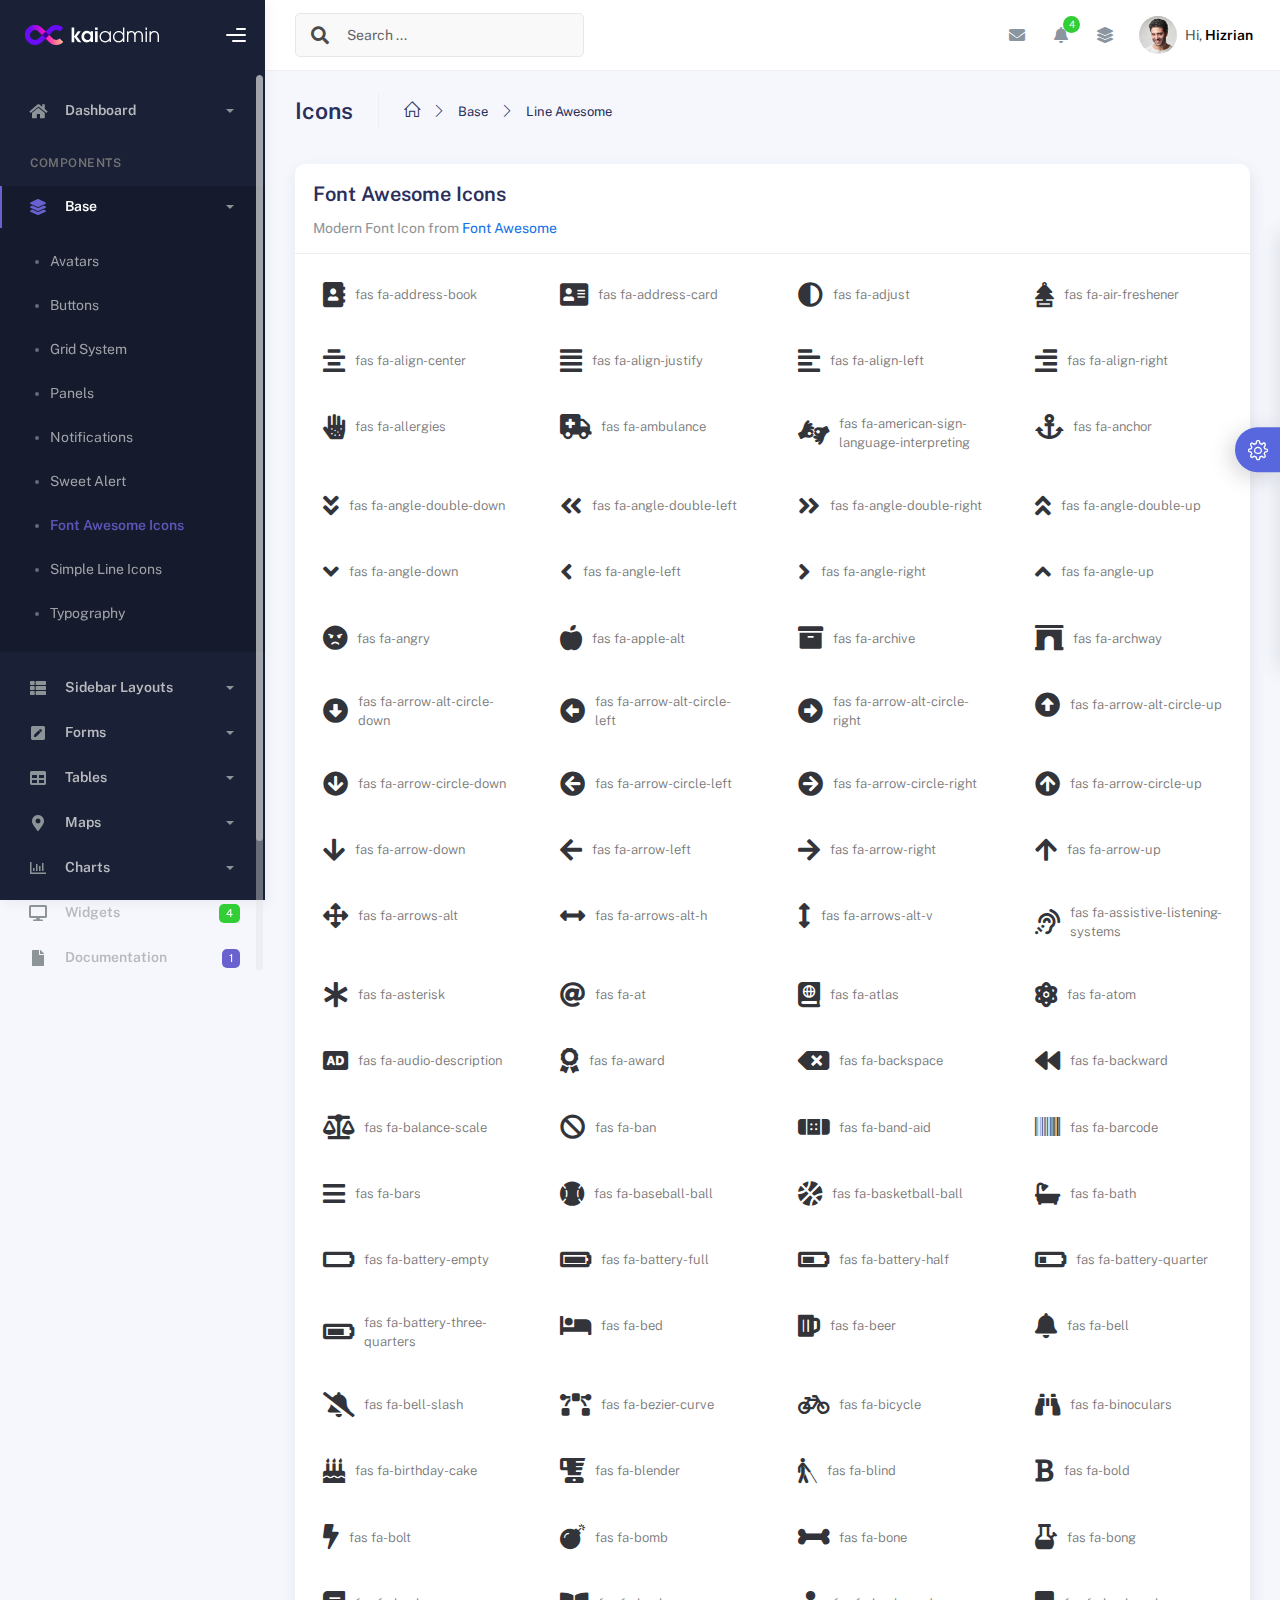
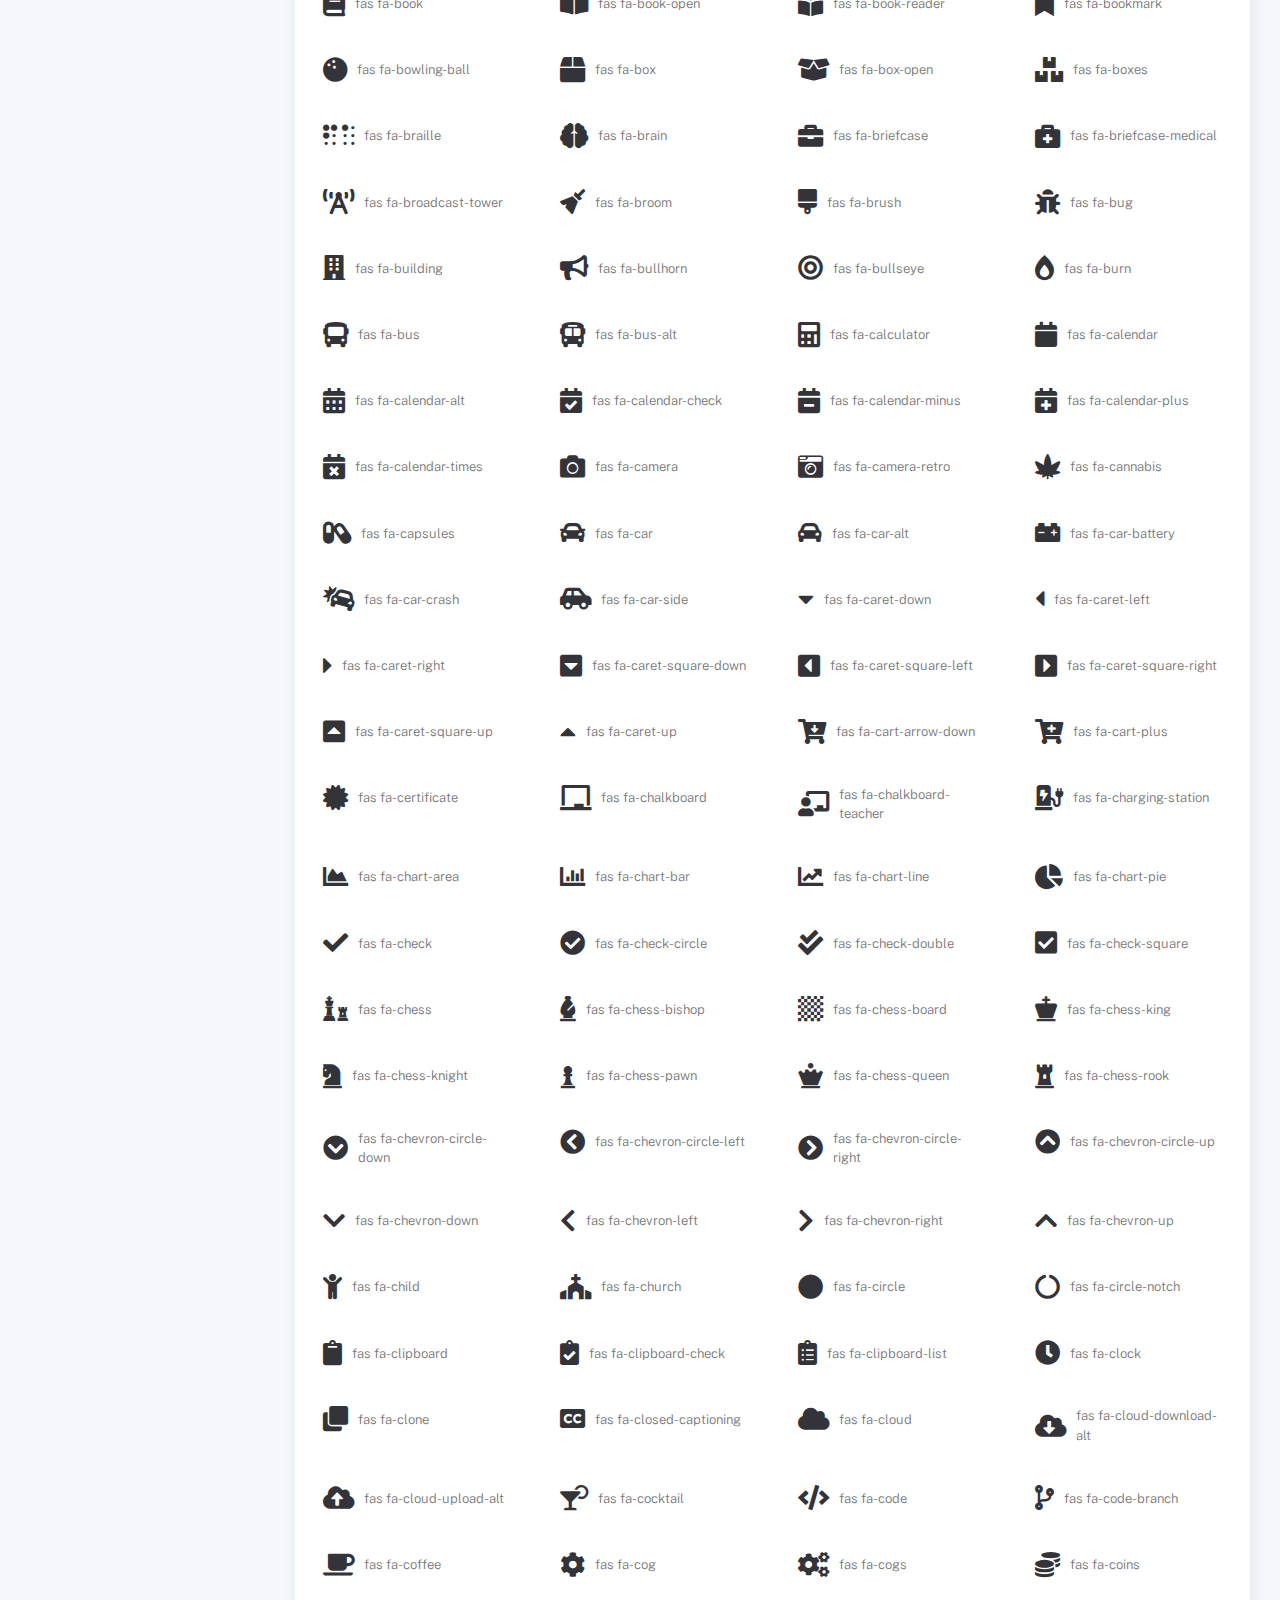
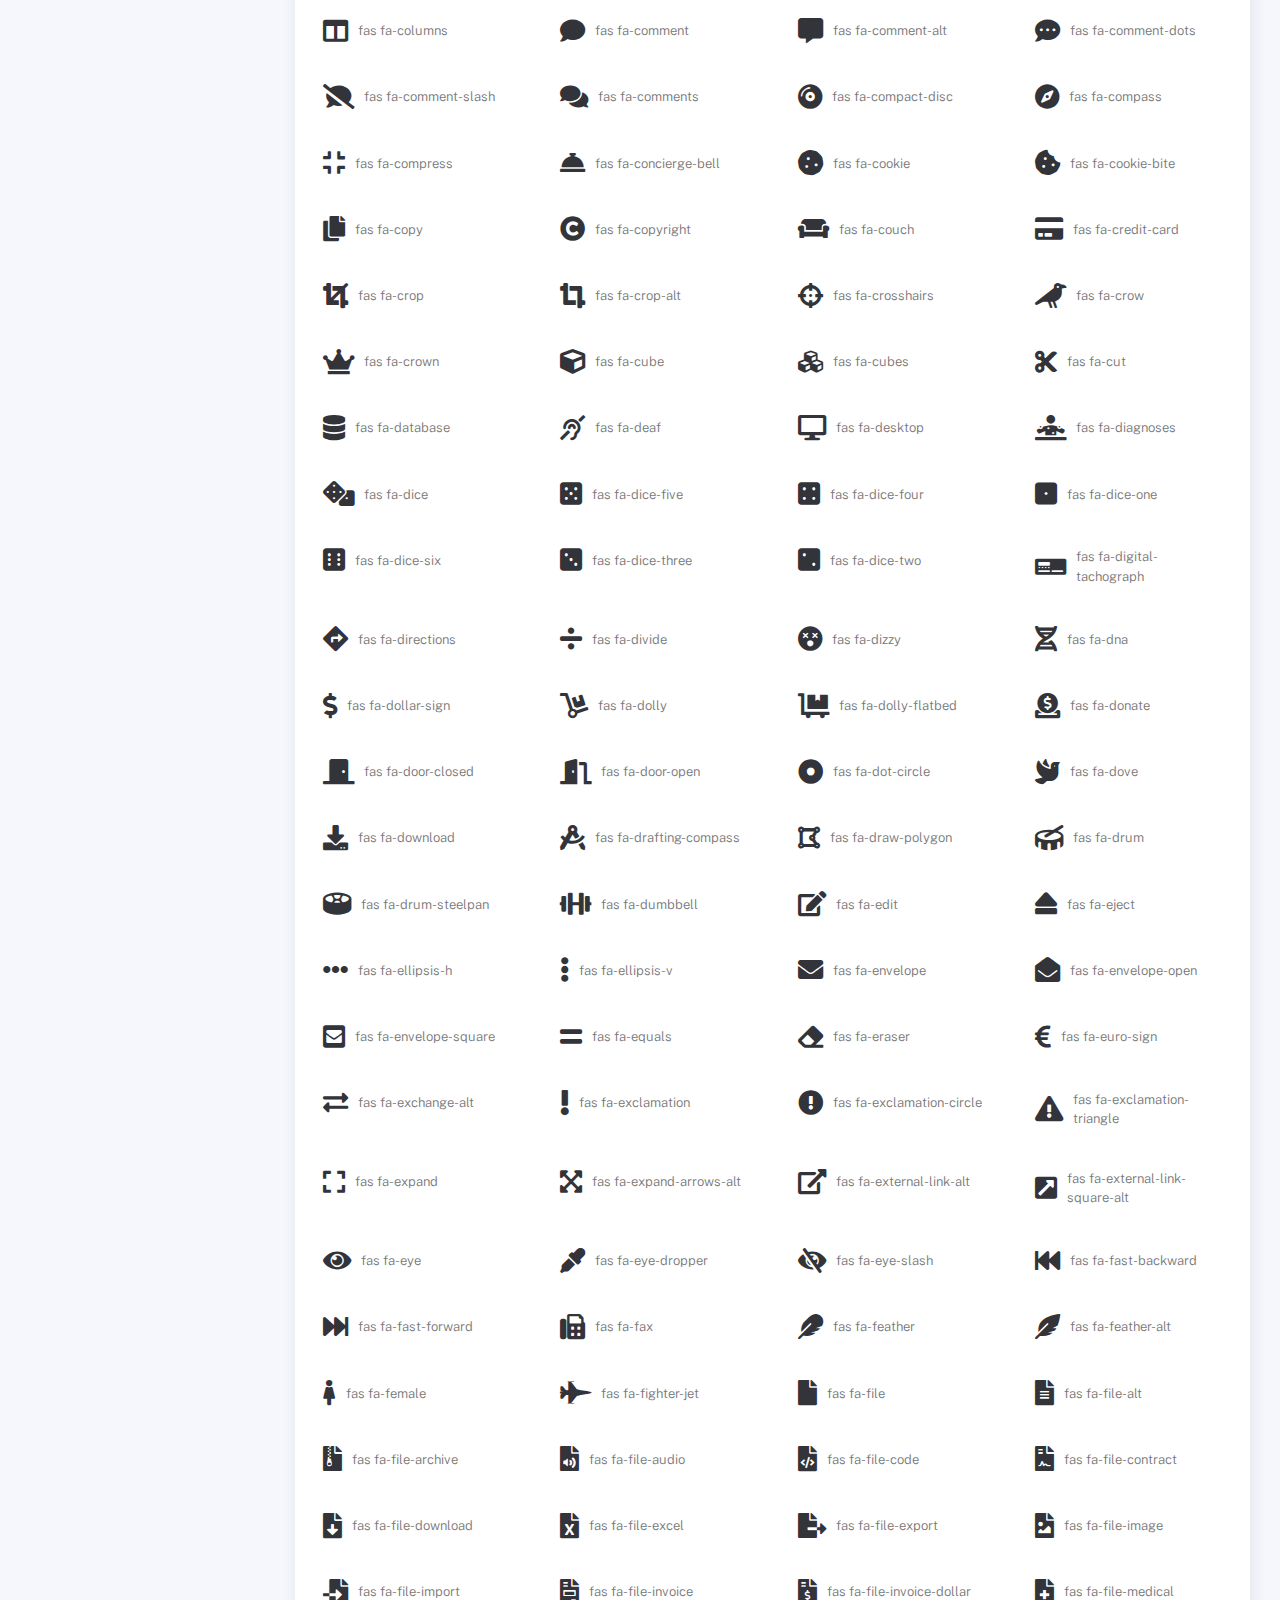
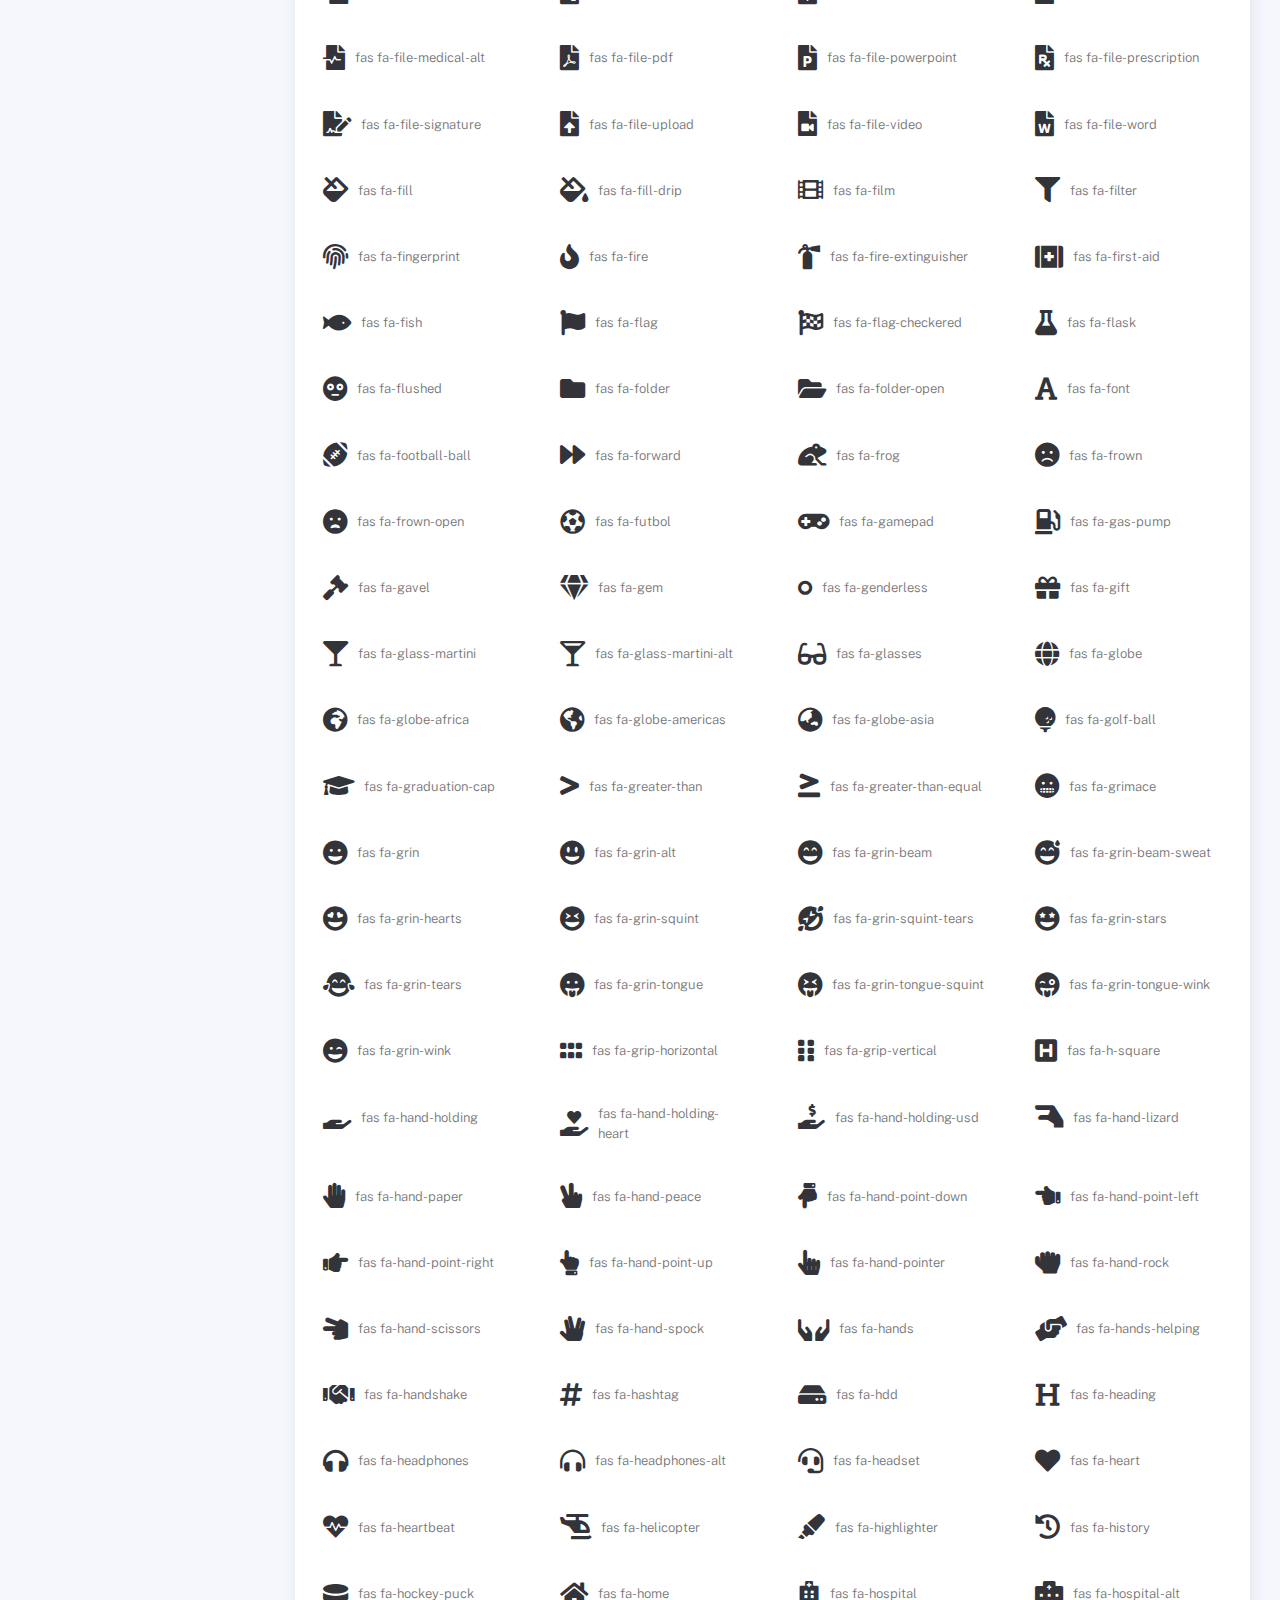
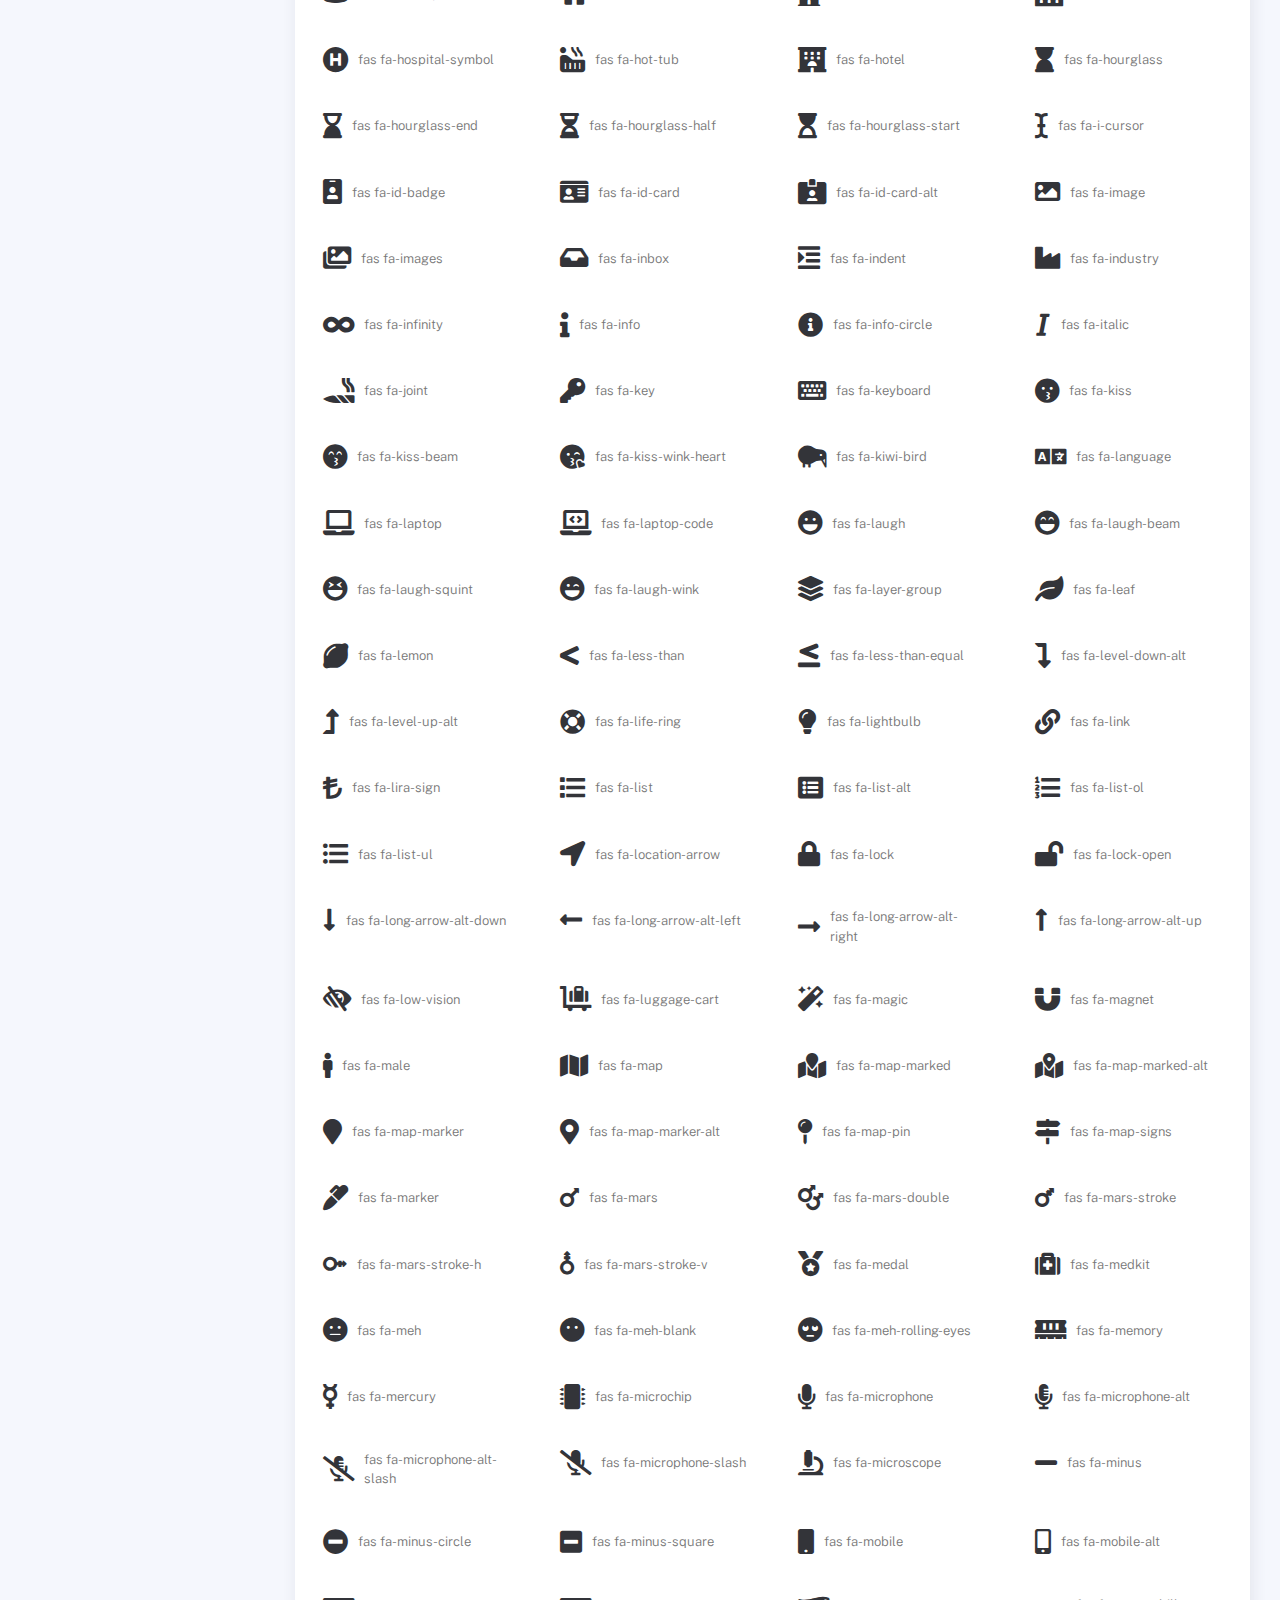
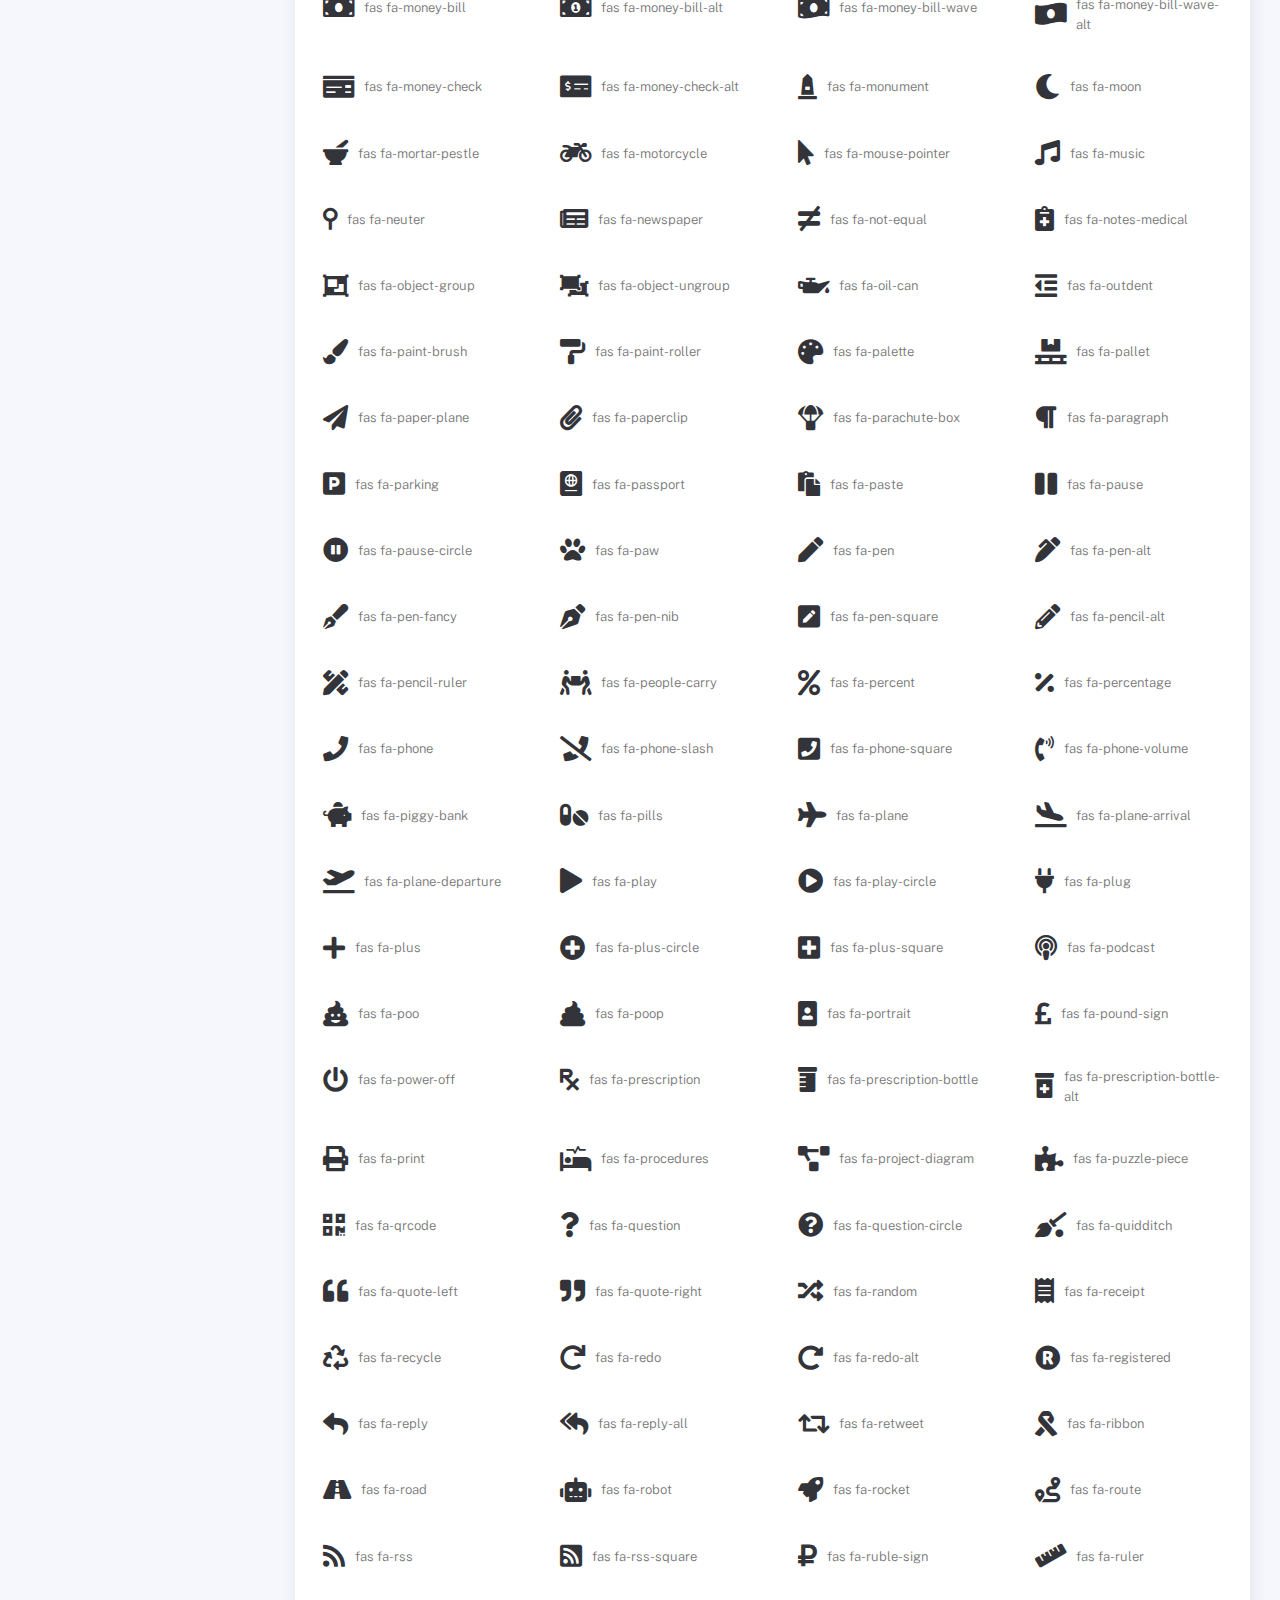
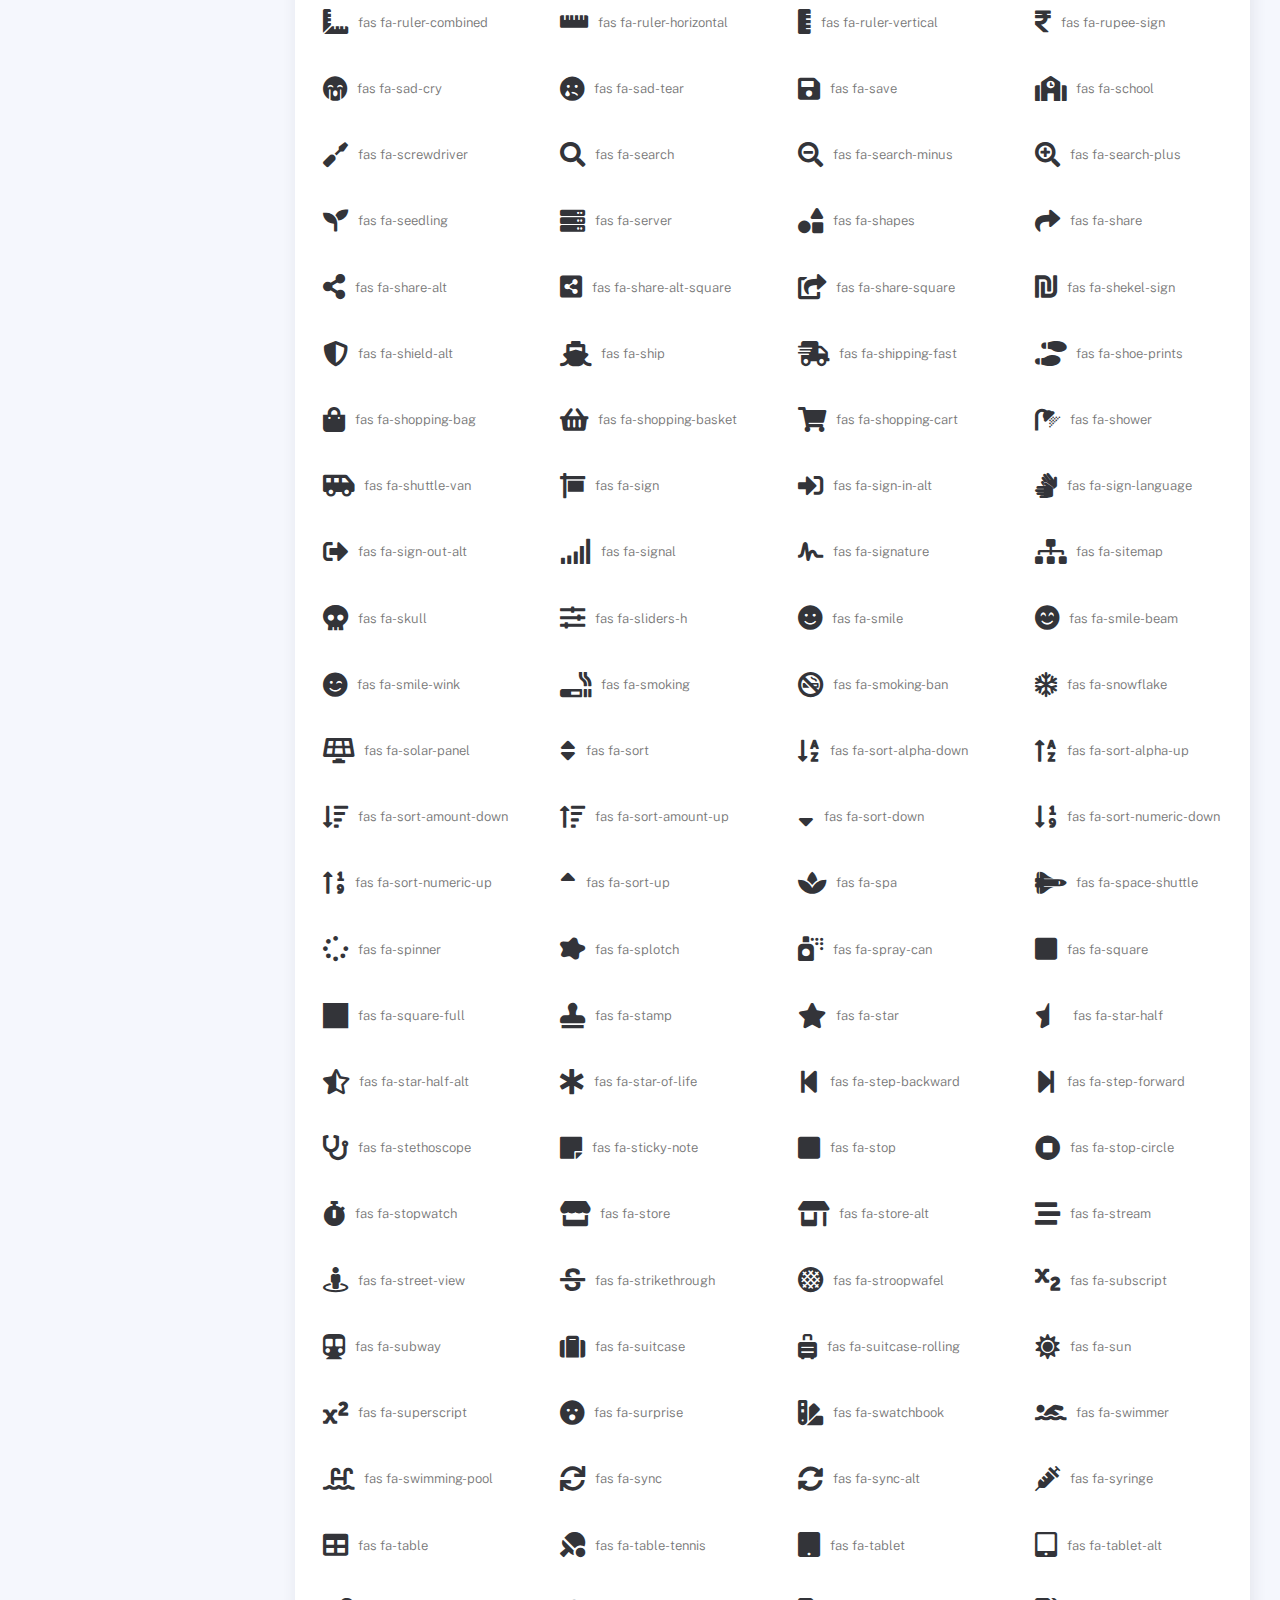
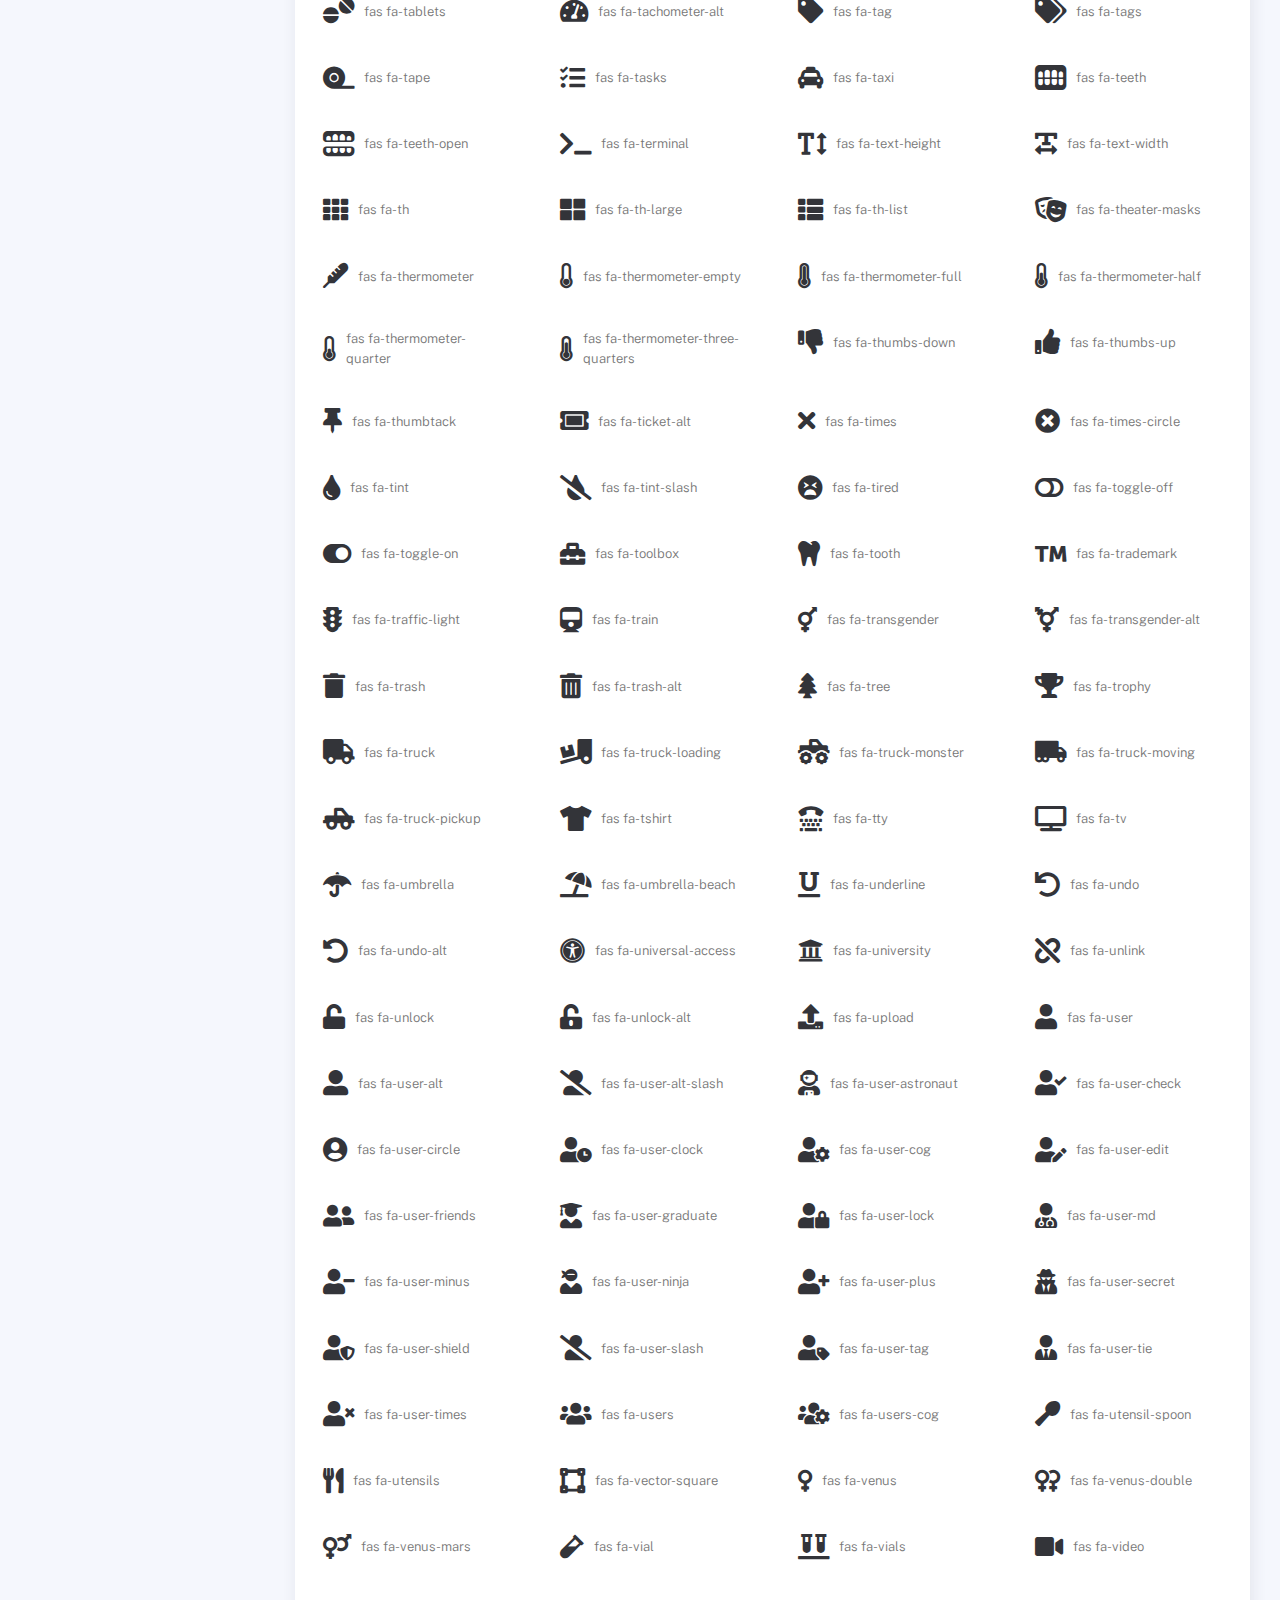
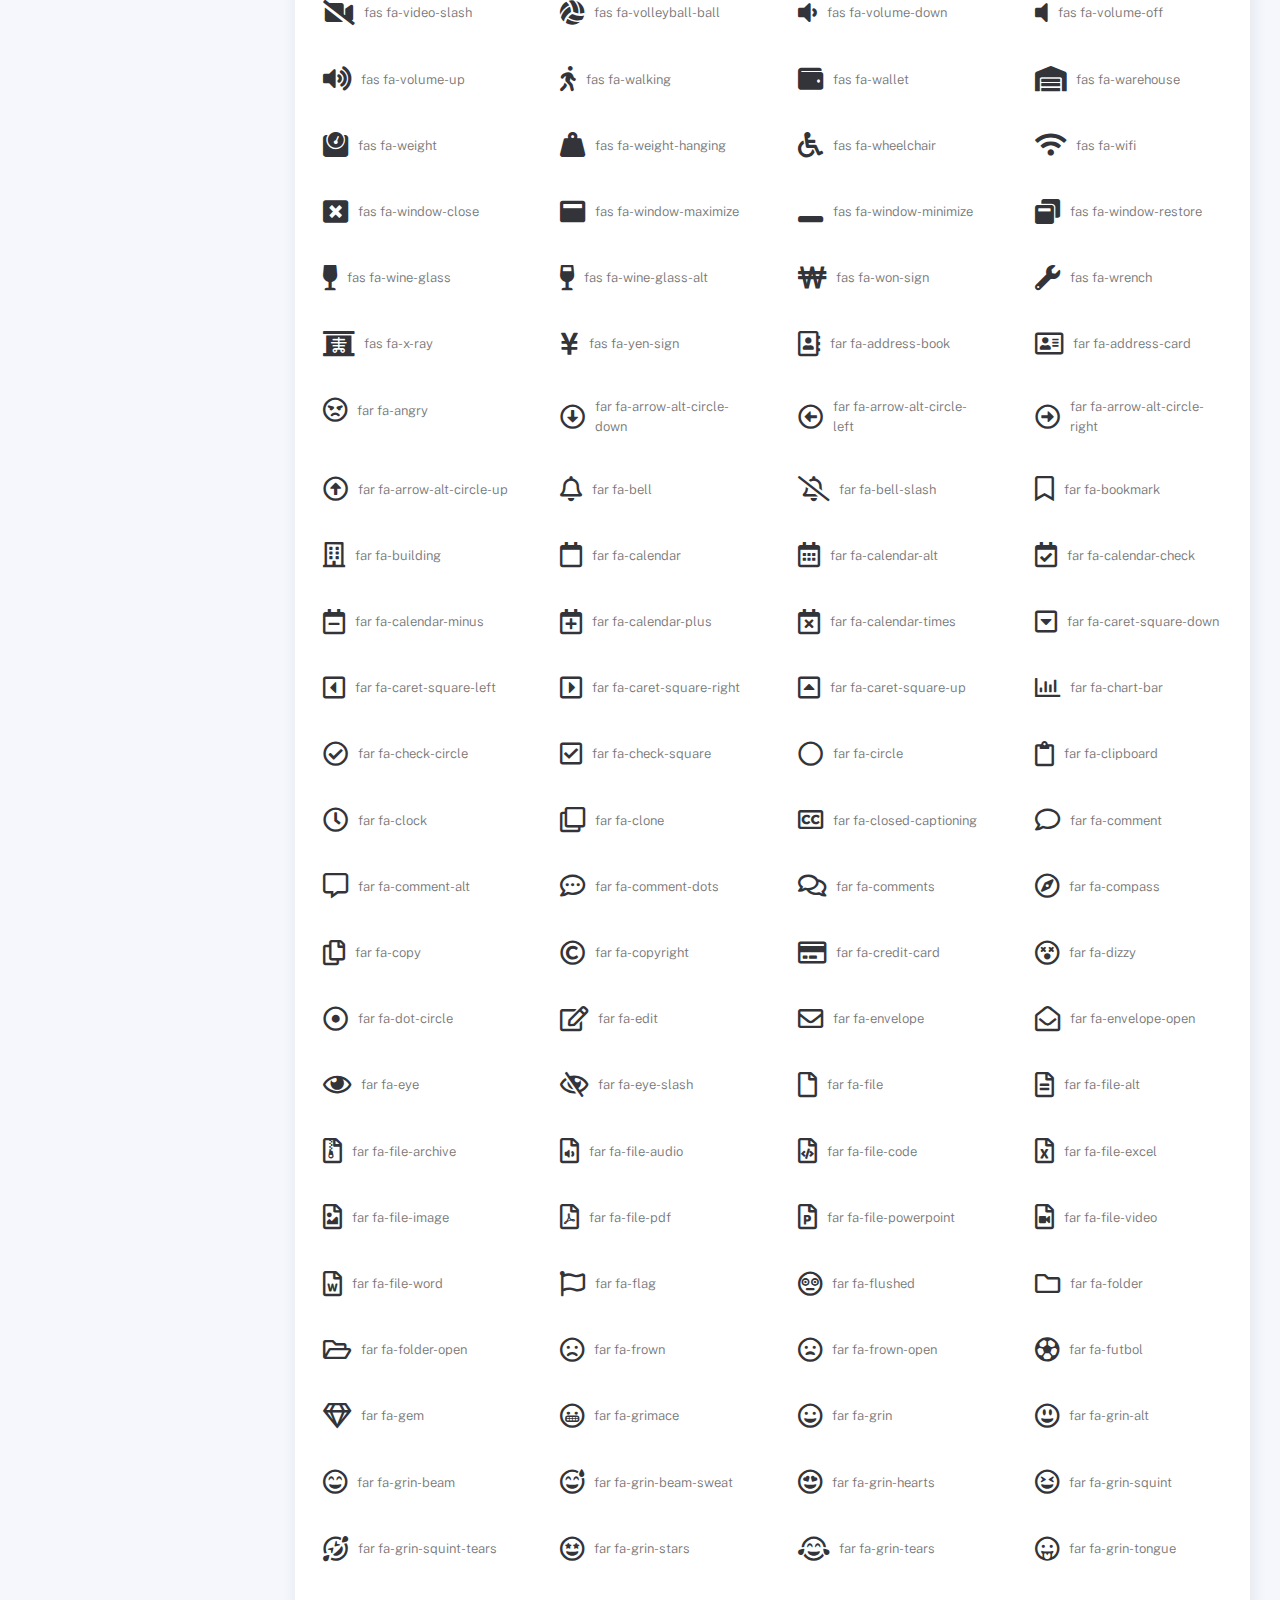
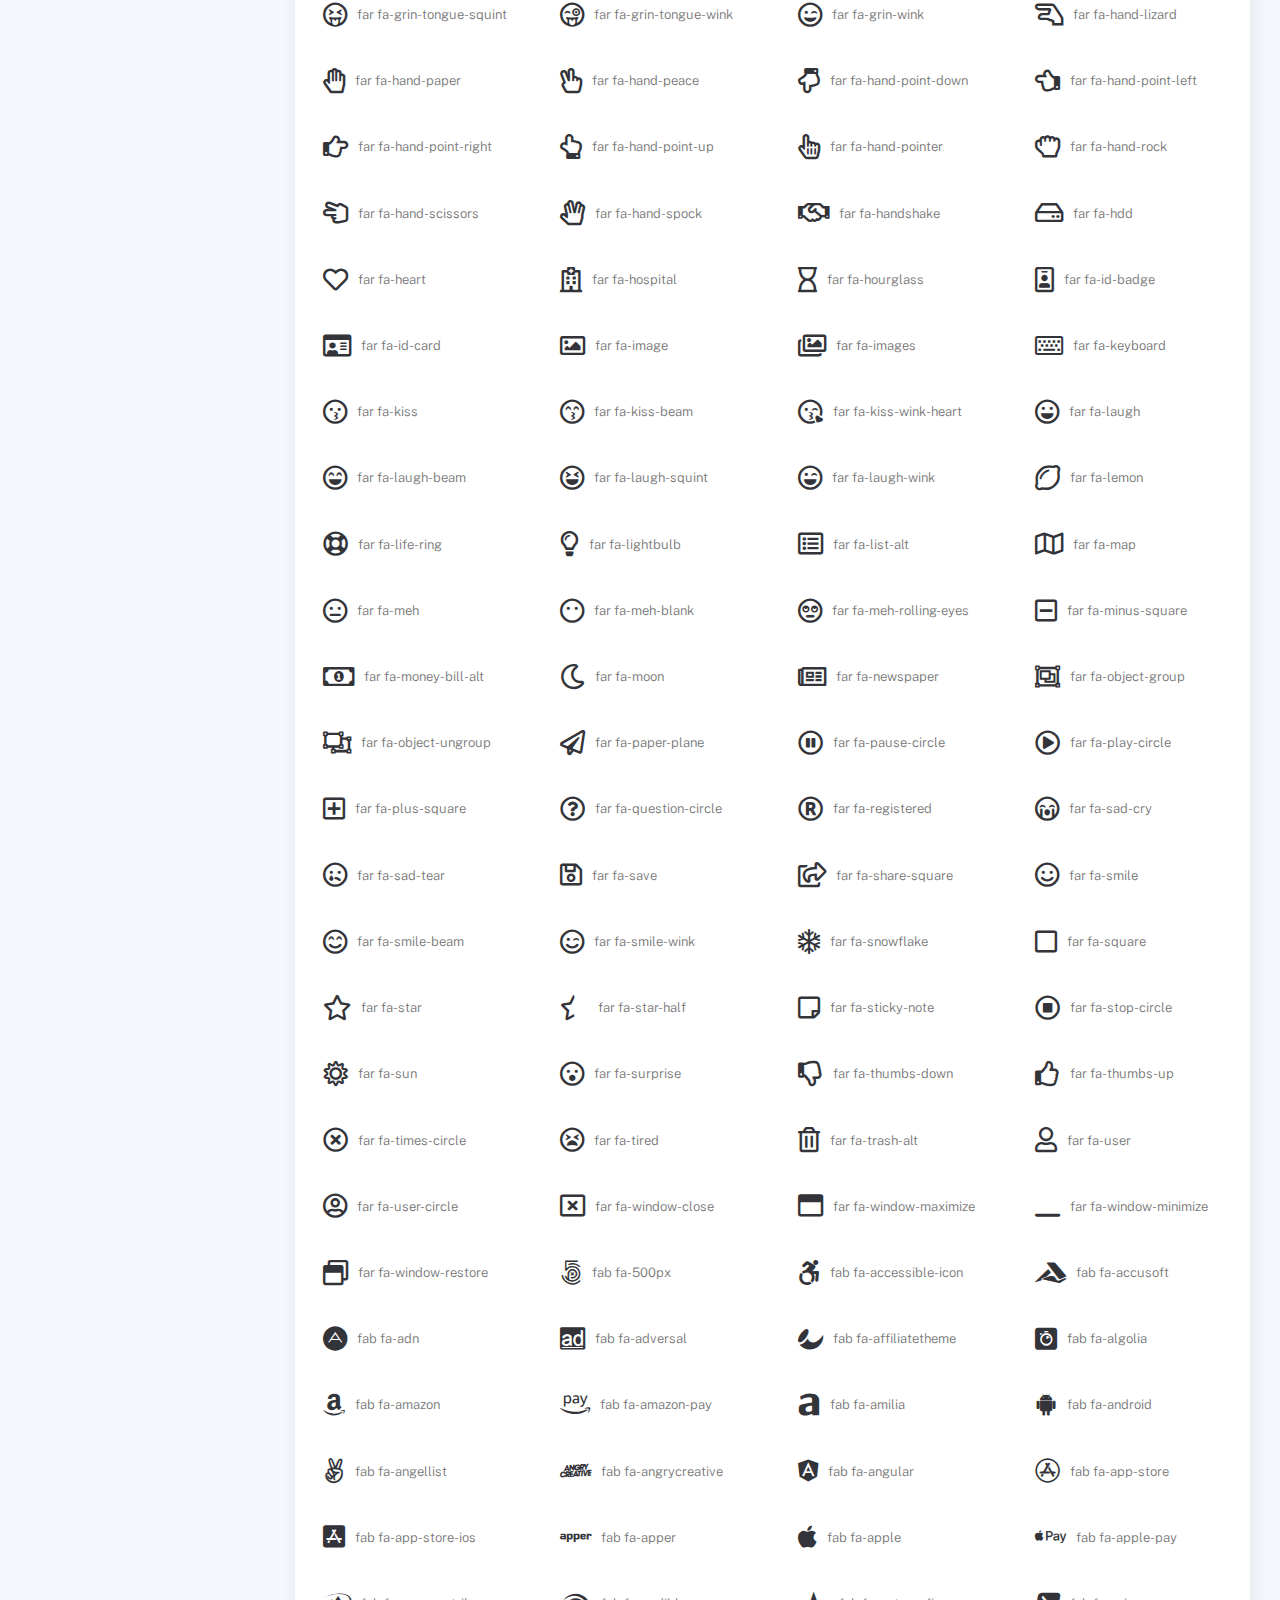
<file: components/font-awesome-icons.html>
<!DOCTYPE html>
<html lang="en">
  <head>
    <meta http-equiv="X-UA-Compatible" content="IE=edge" />
    <title>Font Awesome - Kaiadmin Bootstrap 5 Admin Dashboard</title>
    <meta
      content="width=device-width, initial-scale=1.0, shrink-to-fit=no"
      name="viewport"
    />
    <link
      rel="icon"
      href="../assets/img/kaiadmin/favicon.ico"
      type="image/x-icon"
    />

    <!-- Fonts and icons -->
    <script src="../assets/js/plugin/webfont/webfont.min.js"></script>
    <script>
      WebFont.load({
        google: { families: ["Public Sans:300,400,500,600,700"] },
        custom: {
          families: [
            "Font Awesome 5 Solid",
            "Font Awesome 5 Regular",
            "Font Awesome 5 Brands",
            "simple-line-icons",
          ],
          urls: ["../assets/css/fonts.min.css"],
        },
        active: function () {
          sessionStorage.fonts = true;
        },
      });
    </script>

    <!-- CSS Files -->
    <link rel="stylesheet" href="../assets/css/bootstrap.min.css" />
    <link rel="stylesheet" href="../assets/css/plugins.min.css" />
    <link rel="stylesheet" href="../assets/css/kaiadmin.min.css" />

    <!-- CSS Just for demo purpose, don't include it in your project -->
    <link rel="stylesheet" href="../assets/css/demo.css" />
  </head>
  <body>
    <div class="wrapper">
      <!-- Sidebar -->
      <div class="sidebar" data-background-color="dark">
        <div class="sidebar-logo">
          <!-- Logo Header -->
          <div class="logo-header" data-background-color="dark">
            <a href="../index.html" class="logo">
              <img
                src="../assets/img/kaiadmin/logo_light.svg"
                alt="navbar brand"
                class="navbar-brand"
                height="20"
              />
            </a>
            <div class="nav-toggle">
              <button class="btn btn-toggle toggle-sidebar">
                <i class="gg-menu-right"></i>
              </button>
              <button class="btn btn-toggle sidenav-toggler">
                <i class="gg-menu-left"></i>
              </button>
            </div>
            <button class="topbar-toggler more">
              <i class="gg-more-vertical-alt"></i>
            </button>
          </div>
          <!-- End Logo Header -->
        </div>
        <div class="sidebar-wrapper scrollbar scrollbar-inner">
          <div class="sidebar-content">
            <ul class="nav nav-secondary">
              <li class="nav-item">
                <a
                  data-bs-toggle="collapse"
                  href="#dashboard"
                  class="collapsed"
                  aria-expanded="false"
                >
                  <i class="fas fa-home"></i>
                  <p>Dashboard</p>
                  <span class="caret"></span>
                </a>
                <div class="collapse" id="dashboard">
                  <ul class="nav nav-collapse">
                    <li>
                      <a href="../../demo1/index.html">
                        <span class="sub-item">Dashboard 1</span>
                      </a>
                    </li>
                  </ul>
                </div>
              </li>
              <li class="nav-section">
                <span class="sidebar-mini-icon">
                  <i class="fa fa-ellipsis-h"></i>
                </span>
                <h4 class="text-section">Components</h4>
              </li>
              <li class="nav-item active submenu">
                <a data-bs-toggle="collapse" href="#base">
                  <i class="fas fa-layer-group"></i>
                  <p>Base</p>
                  <span class="caret"></span>
                </a>
                <div class="collapse show" id="base">
                  <ul class="nav nav-collapse">
                    <li>
                      <a href="../components/avatars.html">
                        <span class="sub-item">Avatars</span>
                      </a>
                    </li>
                    <li>
                      <a href="../components/buttons.html">
                        <span class="sub-item">Buttons</span>
                      </a>
                    </li>
                    <li>
                      <a href="../components/gridsystem.html">
                        <span class="sub-item">Grid System</span>
                      </a>
                    </li>
                    <li>
                      <a href="../components/panels.html">
                        <span class="sub-item">Panels</span>
                      </a>
                    </li>
                    <li>
                      <a href="../components/notifications.html">
                        <span class="sub-item">Notifications</span>
                      </a>
                    </li>
                    <li>
                      <a href="../components/sweetalert.html">
                        <span class="sub-item">Sweet Alert</span>
                      </a>
                    </li>
                    <li class="active">
                      <a href="../components/font-awesome-icons.html">
                        <span class="sub-item">Font Awesome Icons</span>
                      </a>
                    </li>
                    <li>
                      <a href="../components/simple-line-icons.html">
                        <span class="sub-item">Simple Line Icons</span>
                      </a>
                    </li>
                    <li>
                      <a href="../components/typography.html">
                        <span class="sub-item">Typography</span>
                      </a>
                    </li>
                  </ul>
                </div>
              </li>
              <li class="nav-item">
                <a data-bs-toggle="collapse" href="#sidebarLayouts">
                  <i class="fas fa-th-list"></i>
                  <p>Sidebar Layouts</p>
                  <span class="caret"></span>
                </a>
                <div class="collapse" id="sidebarLayouts">
                  <ul class="nav nav-collapse">
                    <li>
                      <a href="../sidebar-style-2.html">
                        <span class="sub-item">Sidebar Style 2</span>
                      </a>
                    </li>
                    <li>
                      <a href="../icon-menu.html">
                        <span class="sub-item">Icon Menu</span>
                      </a>
                    </li>
                  </ul>
                </div>
              </li>
              <li class="nav-item">
                <a data-bs-toggle="collapse" href="#forms">
                  <i class="fas fa-pen-square"></i>
                  <p>Forms</p>
                  <span class="caret"></span>
                </a>
                <div class="collapse" id="forms">
                  <ul class="nav nav-collapse">
                    <li>
                      <a href="../forms/forms.html">
                        <span class="sub-item">Basic Form</span>
                      </a>
                    </li>
                  </ul>
                </div>
              </li>
              <li class="nav-item">
                <a data-bs-toggle="collapse" href="#tables">
                  <i class="fas fa-table"></i>
                  <p>Tables</p>
                  <span class="caret"></span>
                </a>
                <div class="collapse" id="tables">
                  <ul class="nav nav-collapse">
                    <li>
                      <a href="../tables/tables.html">
                        <span class="sub-item">Basic Table</span>
                      </a>
                    </li>
                    <li>
                      <a href="../tables/datatables.html">
                        <span class="sub-item">Datatables</span>
                      </a>
                    </li>
                  </ul>
                </div>
              </li>
              <li class="nav-item">
                <a data-bs-toggle="collapse" href="#maps">
                  <i class="fas fa-map-marker-alt"></i>
                  <p>Maps</p>
                  <span class="caret"></span>
                </a>
                <div class="collapse" id="maps">
                  <ul class="nav nav-collapse">
                    <li>
                      <a href="../maps/googlemaps.html">
                        <span class="sub-item">Google Maps</span>
                      </a>
                    </li>
                    <li>
                      <a href="../maps/jsvectormap.html">
                        <span class="sub-item">Jsvectormap</span>
                      </a>
                    </li>
                  </ul>
                </div>
              </li>
              <li class="nav-item">
                <a data-bs-toggle="collapse" href="#charts">
                  <i class="far fa-chart-bar"></i>
                  <p>Charts</p>
                  <span class="caret"></span>
                </a>
                <div class="collapse" id="charts">
                  <ul class="nav nav-collapse">
                    <li>
                      <a href="../charts/charts.html">
                        <span class="sub-item">Chart Js</span>
                      </a>
                    </li>
                    <li>
                      <a href="../charts/sparkline.html">
                        <span class="sub-item">Sparkline</span>
                      </a>
                    </li>
                  </ul>
                </div>
              </li>
              <li class="nav-item">
                <a href="../widgets.html">
                  <i class="fas fa-desktop"></i>
                  <p>Widgets</p>
                  <span class="badge badge-success">4</span>
                </a>
              </li>
              <li class="nav-item">
                <a href="../../../documentation/index.html">
                  <i class="fas fa-file"></i>
                  <p>Documentation</p>
                  <span class="badge badge-secondary">1</span>
                </a>
              </li>
              <li class="nav-item">
                <a data-bs-toggle="collapse" href="#submenu">
                  <i class="fas fa-bars"></i>
                  <p>Menu Levels</p>
                  <span class="caret"></span>
                </a>
                <div class="collapse" id="submenu">
                  <ul class="nav nav-collapse">
                    <li>
                      <a data-bs-toggle="collapse" href="#subnav1">
                        <span class="sub-item">Level 1</span>
                        <span class="caret"></span>
                      </a>
                      <div class="collapse" id="subnav1">
                        <ul class="nav nav-collapse subnav">
                          <li>
                            <a href="#">
                              <span class="sub-item">Level 2</span>
                            </a>
                          </li>
                          <li>
                            <a href="#">
                              <span class="sub-item">Level 2</span>
                            </a>
                          </li>
                        </ul>
                      </div>
                    </li>
                    <li>
                      <a data-bs-toggle="collapse" href="#subnav2">
                        <span class="sub-item">Level 1</span>
                        <span class="caret"></span>
                      </a>
                      <div class="collapse" id="subnav2">
                        <ul class="nav nav-collapse subnav">
                          <li>
                            <a href="#">
                              <span class="sub-item">Level 2</span>
                            </a>
                          </li>
                        </ul>
                      </div>
                    </li>
                    <li>
                      <a href="#">
                        <span class="sub-item">Level 1</span>
                      </a>
                    </li>
                  </ul>
                </div>
              </li>
            </ul>
          </div>
        </div>
      </div>
      <!-- End Sidebar -->

      <div class="main-panel">
        <div class="main-header">
          <div class="main-header-logo">
            <!-- Logo Header -->
            <div class="logo-header" data-background-color="dark">
              <a href="../index.html" class="logo">
                <img
                  src="../assets/img/kaiadmin/logo_light.svg"
                  alt="navbar brand"
                  class="navbar-brand"
                  height="20"
                />
              </a>
              <div class="nav-toggle">
                <button class="btn btn-toggle toggle-sidebar">
                  <i class="gg-menu-right"></i>
                </button>
                <button class="btn btn-toggle sidenav-toggler">
                  <i class="gg-menu-left"></i>
                </button>
              </div>
              <button class="topbar-toggler more">
                <i class="gg-more-vertical-alt"></i>
              </button>
            </div>
            <!-- End Logo Header -->
          </div>
          <!-- Navbar Header -->
          <nav
            class="navbar navbar-header navbar-header-transparent navbar-expand-lg border-bottom"
          >
            <div class="container-fluid">
              <nav
                class="navbar navbar-header-left navbar-expand-lg navbar-form nav-search p-0 d-none d-lg-flex"
              >
                <div class="input-group">
                  <div class="input-group-prepend">
                    <button type="submit" class="btn btn-search pe-1">
                      <i class="fa fa-search search-icon"></i>
                    </button>
                  </div>
                  <input
                    type="text"
                    placeholder="Search ..."
                    class="form-control"
                  />
                </div>
              </nav>

              <ul class="navbar-nav topbar-nav ms-md-auto align-items-center">
                <li
                  class="nav-item topbar-icon dropdown hidden-caret d-flex d-lg-none"
                >
                  <a
                    class="nav-link dropdown-toggle"
                    data-bs-toggle="dropdown"
                    href="#"
                    role="button"
                    aria-expanded="false"
                    aria-haspopup="true"
                  >
                    <i class="fa fa-search"></i>
                  </a>
                  <ul class="dropdown-menu dropdown-search animated fadeIn">
                    <form class="navbar-left navbar-form nav-search">
                      <div class="input-group">
                        <input
                          type="text"
                          placeholder="Search ..."
                          class="form-control"
                        />
                      </div>
                    </form>
                  </ul>
                </li>
                <li class="nav-item topbar-icon dropdown hidden-caret">
                  <a
                    class="nav-link dropdown-toggle"
                    href="#"
                    id="messageDropdown"
                    role="button"
                    data-bs-toggle="dropdown"
                    aria-haspopup="true"
                    aria-expanded="false"
                  >
                    <i class="fa fa-envelope"></i>
                  </a>
                  <ul
                    class="dropdown-menu messages-notif-box animated fadeIn"
                    aria-labelledby="messageDropdown"
                  >
                    <li>
                      <div
                        class="dropdown-title d-flex justify-content-between align-items-center"
                      >
                        Messages
                        <a href="#" class="small">Mark all as read</a>
                      </div>
                    </li>
                    <li>
                      <div class="message-notif-scroll scrollbar-outer">
                        <div class="notif-center">
                          <a href="#">
                            <div class="notif-img">
                              <img
                                src="../assets/img/jm_denis.jpg"
                                alt="Img Profile"
                              />
                            </div>
                            <div class="notif-content">
                              <span class="subject">Jimmy Denis</span>
                              <span class="block"> How are you ? </span>
                              <span class="time">5 minutes ago</span>
                            </div>
                          </a>
                          <a href="#">
                            <div class="notif-img">
                              <img
                                src="../assets/img/chadengle.jpg"
                                alt="Img Profile"
                              />
                            </div>
                            <div class="notif-content">
                              <span class="subject">Chad</span>
                              <span class="block"> Ok, Thanks ! </span>
                              <span class="time">12 minutes ago</span>
                            </div>
                          </a>
                          <a href="#">
                            <div class="notif-img">
                              <img
                                src="../assets/img/mlane.jpg"
                                alt="Img Profile"
                              />
                            </div>
                            <div class="notif-content">
                              <span class="subject">Jhon Doe</span>
                              <span class="block">
                                Ready for the meeting today...
                              </span>
                              <span class="time">12 minutes ago</span>
                            </div>
                          </a>
                          <a href="#">
                            <div class="notif-img">
                              <img
                                src="../assets/img/talha.jpg"
                                alt="Img Profile"
                              />
                            </div>
                            <div class="notif-content">
                              <span class="subject">Talha</span>
                              <span class="block"> Hi, Apa Kabar ? </span>
                              <span class="time">17 minutes ago</span>
                            </div>
                          </a>
                        </div>
                      </div>
                    </li>
                    <li>
                      <a class="see-all" href="javascript:void(0);"
                        >See all messages<i class="fa fa-angle-right"></i>
                      </a>
                    </li>
                  </ul>
                </li>
                <li class="nav-item topbar-icon dropdown hidden-caret">
                  <a
                    class="nav-link dropdown-toggle"
                    href="#"
                    id="notifDropdown"
                    role="button"
                    data-bs-toggle="dropdown"
                    aria-haspopup="true"
                    aria-expanded="false"
                  >
                    <i class="fa fa-bell"></i>
                    <span class="notification">4</span>
                  </a>
                  <ul
                    class="dropdown-menu notif-box animated fadeIn"
                    aria-labelledby="notifDropdown"
                  >
                    <li>
                      <div class="dropdown-title">
                        You have 4 new notification
                      </div>
                    </li>
                    <li>
                      <div class="notif-scroll scrollbar-outer">
                        <div class="notif-center">
                          <a href="#">
                            <div class="notif-icon notif-primary">
                              <i class="fa fa-user-plus"></i>
                            </div>
                            <div class="notif-content">
                              <span class="block"> New user registered </span>
                              <span class="time">5 minutes ago</span>
                            </div>
                          </a>
                          <a href="#">
                            <div class="notif-icon notif-success">
                              <i class="fa fa-comment"></i>
                            </div>
                            <div class="notif-content">
                              <span class="block">
                                Rahmad commented on Admin
                              </span>
                              <span class="time">12 minutes ago</span>
                            </div>
                          </a>
                          <a href="#">
                            <div class="notif-img">
                              <img
                                src="../assets/img/profile2.jpg"
                                alt="Img Profile"
                              />
                            </div>
                            <div class="notif-content">
                              <span class="block">
                                Reza send messages to you
                              </span>
                              <span class="time">12 minutes ago</span>
                            </div>
                          </a>
                          <a href="#">
                            <div class="notif-icon notif-danger">
                              <i class="fa fa-heart"></i>
                            </div>
                            <div class="notif-content">
                              <span class="block"> Farrah liked Admin </span>
                              <span class="time">17 minutes ago</span>
                            </div>
                          </a>
                        </div>
                      </div>
                    </li>
                    <li>
                      <a class="see-all" href="javascript:void(0);"
                        >See all notifications<i class="fa fa-angle-right"></i>
                      </a>
                    </li>
                  </ul>
                </li>
                <li class="nav-item topbar-icon dropdown hidden-caret">
                  <a
                    class="nav-link"
                    data-bs-toggle="dropdown"
                    href="#"
                    aria-expanded="false"
                  >
                    <i class="fas fa-layer-group"></i>
                  </a>
                  <div class="dropdown-menu quick-actions animated fadeIn">
                    <div class="quick-actions-header">
                      <span class="title mb-1">Quick Actions</span>
                      <span class="subtitle op-7">Shortcuts</span>
                    </div>
                    <div class="quick-actions-scroll scrollbar-outer">
                      <div class="quick-actions-items">
                        <div class="row m-0">
                          <a class="col-6 col-md-4 p-0" href="#">
                            <div class="quick-actions-item">
                              <div class="avatar-item bg-danger rounded-circle">
                                <i class="far fa-calendar-alt"></i>
                              </div>
                              <span class="text">Calendar</span>
                            </div>
                          </a>
                          <a class="col-6 col-md-4 p-0" href="#">
                            <div class="quick-actions-item">
                              <div
                                class="avatar-item bg-warning rounded-circle"
                              >
                                <i class="fas fa-map"></i>
                              </div>
                              <span class="text">Maps</span>
                            </div>
                          </a>
                          <a class="col-6 col-md-4 p-0" href="#">
                            <div class="quick-actions-item">
                              <div class="avatar-item bg-info rounded-circle">
                                <i class="fas fa-file-excel"></i>
                              </div>
                              <span class="text">Reports</span>
                            </div>
                          </a>
                          <a class="col-6 col-md-4 p-0" href="#">
                            <div class="quick-actions-item">
                              <div
                                class="avatar-item bg-success rounded-circle"
                              >
                                <i class="fas fa-envelope"></i>
                              </div>
                              <span class="text">Emails</span>
                            </div>
                          </a>
                          <a class="col-6 col-md-4 p-0" href="#">
                            <div class="quick-actions-item">
                              <div
                                class="avatar-item bg-primary rounded-circle"
                              >
                                <i class="fas fa-file-invoice-dollar"></i>
                              </div>
                              <span class="text">Invoice</span>
                            </div>
                          </a>
                          <a class="col-6 col-md-4 p-0" href="#">
                            <div class="quick-actions-item">
                              <div
                                class="avatar-item bg-secondary rounded-circle"
                              >
                                <i class="fas fa-credit-card"></i>
                              </div>
                              <span class="text">Payments</span>
                            </div>
                          </a>
                        </div>
                      </div>
                    </div>
                  </div>
                </li>

                <li class="nav-item topbar-user dropdown hidden-caret">
                  <a
                    class="dropdown-toggle profile-pic"
                    data-bs-toggle="dropdown"
                    href="#"
                    aria-expanded="false"
                  >
                    <div class="avatar-sm">
                      <img
                        src="../assets/img/profile.jpg"
                        alt="..."
                        class="avatar-img rounded-circle"
                      />
                    </div>
                    <span class="profile-username">
                      <span class="op-7">Hi,</span>
                      <span class="fw-bold">Hizrian</span>
                    </span>
                  </a>
                  <ul class="dropdown-menu dropdown-user animated fadeIn">
                    <div class="dropdown-user-scroll scrollbar-outer">
                      <li>
                        <div class="user-box">
                          <div class="avatar-lg">
                            <img
                              src="../assets/img/profile.jpg"
                              alt="image profile"
                              class="avatar-img rounded"
                            />
                          </div>
                          <div class="u-text">
                            <h4>Hizrian</h4>
                            <p class="text-muted">hello@example.com</p>
                            <a
                              href="profile.html"
                              class="btn btn-xs btn-secondary btn-sm"
                              >View Profile</a
                            >
                          </div>
                        </div>
                      </li>
                      <li>
                        <div class="dropdown-divider"></div>
                        <a class="dropdown-item" href="#">My Profile</a>
                        <a class="dropdown-item" href="#">My Balance</a>
                        <a class="dropdown-item" href="#">Inbox</a>
                        <div class="dropdown-divider"></div>
                        <a class="dropdown-item" href="#">Account Setting</a>
                        <div class="dropdown-divider"></div>
                        <a class="dropdown-item" href="#">Logout</a>
                      </li>
                    </div>
                  </ul>
                </li>
              </ul>
            </div>
          </nav>
          <!-- End Navbar -->
        </div>

        <div class="container">
          <div class="page-inner">
            <div class="page-header">
              <h3 class="fw-bold mb-3">Icons</h3>
              <ul class="breadcrumbs mb-3">
                <li class="nav-home">
                  <a href="#">
                    <i class="icon-home"></i>
                  </a>
                </li>
                <li class="separator">
                  <i class="icon-arrow-right"></i>
                </li>
                <li class="nav-item">
                  <a href="#">Base</a>
                </li>
                <li class="separator">
                  <i class="icon-arrow-right"></i>
                </li>
                <li class="nav-item">
                  <a href="#">Line Awesome</a>
                </li>
              </ul>
            </div>
            <div class="row">
              <div class="col-md-12">
                <div class="card">
                  <div class="card-header">
                    <div class="card-title">Font Awesome Icons</div>
                    <div class="card-category">
                      Modern Font Icon from
                      <a class="link" href="https://fontawesome.com"
                        >Font Awesome</a
                      >
                    </div>
                  </div>
                  <div class="card-body">
                    <div id="row-demo-icon" class="row"></div>
                  </div>
                </div>
              </div>
            </div>
          </div>
        </div>

        <footer class="footer">
          <div class="container-fluid d-flex justify-content-between">
            <nav class="pull-left">
              <ul class="nav">
                <li class="nav-item">
                  <a class="nav-link" href="http://www.themekita.com">
                    ThemeKita
                  </a>
                </li>
                <li class="nav-item">
                  <a class="nav-link" href="#"> Help </a>
                </li>
                <li class="nav-item">
                  <a class="nav-link" href="#"> Licenses </a>
                </li>
              </ul>
            </nav>
            <div class="copyright">
              2024, made with <i class="fa fa-heart heart text-danger"></i> by
              <a href="http://www.themekita.com">ThemeKita</a>
            </div>
            <div>
              Distributed by
              <a target="_blank" href="https://themewagon.com/">ThemeWagon</a>.
            </div>
          </div>
        </footer>
      </div>

      <!-- Custom template | don't include it in your project! -->
      <div class="custom-template">
        <div class="title">Settings</div>
        <div class="custom-content">
          <div class="switcher">
            <div class="switch-block">
              <h4>Logo Header</h4>
              <div class="btnSwitch">
                <button
                  type="button"
                  class="selected changeLogoHeaderColor"
                  data-color="dark"
                ></button>
                <button
                  type="button"
                  class="selected changeLogoHeaderColor"
                  data-color="blue"
                ></button>
                <button
                  type="button"
                  class="changeLogoHeaderColor"
                  data-color="purple"
                ></button>
                <button
                  type="button"
                  class="changeLogoHeaderColor"
                  data-color="light-blue"
                ></button>
                <button
                  type="button"
                  class="changeLogoHeaderColor"
                  data-color="green"
                ></button>
                <button
                  type="button"
                  class="changeLogoHeaderColor"
                  data-color="orange"
                ></button>
                <button
                  type="button"
                  class="changeLogoHeaderColor"
                  data-color="red"
                ></button>
                <button
                  type="button"
                  class="changeLogoHeaderColor"
                  data-color="white"
                ></button>
                <br />
                <button
                  type="button"
                  class="changeLogoHeaderColor"
                  data-color="dark2"
                ></button>
                <button
                  type="button"
                  class="changeLogoHeaderColor"
                  data-color="blue2"
                ></button>
                <button
                  type="button"
                  class="changeLogoHeaderColor"
                  data-color="purple2"
                ></button>
                <button
                  type="button"
                  class="changeLogoHeaderColor"
                  data-color="light-blue2"
                ></button>
                <button
                  type="button"
                  class="changeLogoHeaderColor"
                  data-color="green2"
                ></button>
                <button
                  type="button"
                  class="changeLogoHeaderColor"
                  data-color="orange2"
                ></button>
                <button
                  type="button"
                  class="changeLogoHeaderColor"
                  data-color="red2"
                ></button>
              </div>
            </div>
            <div class="switch-block">
              <h4>Navbar Header</h4>
              <div class="btnSwitch">
                <button
                  type="button"
                  class="changeTopBarColor"
                  data-color="dark"
                ></button>
                <button
                  type="button"
                  class="changeTopBarColor"
                  data-color="blue"
                ></button>
                <button
                  type="button"
                  class="changeTopBarColor"
                  data-color="purple"
                ></button>
                <button
                  type="button"
                  class="changeTopBarColor"
                  data-color="light-blue"
                ></button>
                <button
                  type="button"
                  class="changeTopBarColor"
                  data-color="green"
                ></button>
                <button
                  type="button"
                  class="changeTopBarColor"
                  data-color="orange"
                ></button>
                <button
                  type="button"
                  class="changeTopBarColor"
                  data-color="red"
                ></button>
                <button
                  type="button"
                  class="changeTopBarColor"
                  data-color="white"
                ></button>
                <br />
                <button
                  type="button"
                  class="changeTopBarColor"
                  data-color="dark2"
                ></button>
                <button
                  type="button"
                  class="selected changeTopBarColor"
                  data-color="blue2"
                ></button>
                <button
                  type="button"
                  class="changeTopBarColor"
                  data-color="purple2"
                ></button>
                <button
                  type="button"
                  class="changeTopBarColor"
                  data-color="light-blue2"
                ></button>
                <button
                  type="button"
                  class="changeTopBarColor"
                  data-color="green2"
                ></button>
                <button
                  type="button"
                  class="changeTopBarColor"
                  data-color="orange2"
                ></button>
                <button
                  type="button"
                  class="changeTopBarColor"
                  data-color="red2"
                ></button>
              </div>
            </div>
            <div class="switch-block">
              <h4>Sidebar</h4>
              <div class="btnSwitch">
                <button
                  type="button"
                  class="selected changeSideBarColor"
                  data-color="white"
                ></button>
                <button
                  type="button"
                  class="changeSideBarColor"
                  data-color="dark"
                ></button>
                <button
                  type="button"
                  class="changeSideBarColor"
                  data-color="dark2"
                ></button>
              </div>
            </div>
          </div>
        </div>
        <div class="custom-toggle">
          <i class="icon-settings"></i>
        </div>
      </div>
      <!-- End Custom template -->
    </div>
    <!--   Core JS Files   -->
    <script src="../assets/js/core/jquery-3.7.1.min.js"></script>
    <script src="../assets/js/core/popper.min.js"></script>
    <script src="../assets/js/core/bootstrap.min.js"></script>

    <!-- jQuery Scrollbar -->
    <script src="../assets/js/plugin/jquery-scrollbar/jquery.scrollbar.min.js"></script>
    <!-- Moment JS -->
    <script src="../assets/js/plugin/moment/moment.min.js"></script>

    <!-- Chart JS -->
    <script src="../assets/js/plugin/chart.js/chart.min.js"></script>

    <!-- jQuery Sparkline -->
    <script src="../assets/js/plugin/jquery.sparkline/jquery.sparkline.min.js"></script>

    <!-- Chart Circle -->
    <script src="../assets/js/plugin/chart-circle/circles.min.js"></script>

    <!-- Datatables -->
    <script src="../assets/js/plugin/datatables/datatables.min.js"></script>

    <!-- Bootstrap Notify -->
    <script src="../assets/js/plugin/bootstrap-notify/bootstrap-notify.min.js"></script>

    <!-- jQuery Vector Maps -->
    <script src="../assets/js/plugin/jsvectormap/jsvectormap.min.js"></script>
    <script src="../assets/js/plugin/jsvectormap/world.js"></script>

    <!-- Sweet Alert -->
    <script src="../assets/js/plugin/sweetalert/sweetalert.min.js"></script>

    <!-- Kaiadmin JS -->
    <script src="../assets/js/kaiadmin.min.js"></script>

    <!-- Kaiadmin DEMO methods, don't include it in your project! -->
    <script src="../assets/js/setting-demo2.js"></script>

    <script>
      var iconClass = [
        "fas fa-address-book",
        "fas fa-address-card",
        "fas fa-adjust",
        "fas fa-air-freshener",
        "fas fa-align-center",
        "fas fa-align-justify",
        "fas fa-align-left",
        "fas fa-align-right",
        "fas fa-allergies",
        "fas fa-ambulance",
        "fas fa-american-sign-language-interpreting",
        "fas fa-anchor",
        "fas fa-angle-double-down",
        "fas fa-angle-double-left",
        "fas fa-angle-double-right",
        "fas fa-angle-double-up",
        "fas fa-angle-down",
        "fas fa-angle-left",
        "fas fa-angle-right",
        "fas fa-angle-up",
        "fas fa-angry",
        "fas fa-apple-alt",
        "fas fa-archive",
        "fas fa-archway",
        "fas fa-arrow-alt-circle-down",
        "fas fa-arrow-alt-circle-left",
        "fas fa-arrow-alt-circle-right",
        "fas fa-arrow-alt-circle-up",
        "fas fa-arrow-circle-down",
        "fas fa-arrow-circle-left",
        "fas fa-arrow-circle-right",
        "fas fa-arrow-circle-up",
        "fas fa-arrow-down",
        "fas fa-arrow-left",
        "fas fa-arrow-right",
        "fas fa-arrow-up",
        "fas fa-arrows-alt",
        "fas fa-arrows-alt-h",
        "fas fa-arrows-alt-v",
        "fas fa-assistive-listening-systems",
        "fas fa-asterisk",
        "fas fa-at",
        "fas fa-atlas",
        "fas fa-atom",
        "fas fa-audio-description",
        "fas fa-award",
        "fas fa-backspace",
        "fas fa-backward",
        "fas fa-balance-scale",
        "fas fa-ban",
        "fas fa-band-aid",
        "fas fa-barcode",
        "fas fa-bars",
        "fas fa-baseball-ball",
        "fas fa-basketball-ball",
        "fas fa-bath",
        "fas fa-battery-empty",
        "fas fa-battery-full",
        "fas fa-battery-half",
        "fas fa-battery-quarter",
        "fas fa-battery-three-quarters",
        "fas fa-bed",
        "fas fa-beer",
        "fas fa-bell",
        "fas fa-bell-slash",
        "fas fa-bezier-curve",
        "fas fa-bicycle",
        "fas fa-binoculars",
        "fas fa-birthday-cake",
        "fas fa-blender",
        "fas fa-blind",
        "fas fa-bold",
        "fas fa-bolt",
        "fas fa-bomb",
        "fas fa-bone",
        "fas fa-bong",
        "fas fa-book",
        "fas fa-book-open",
        "fas fa-book-reader",
        "fas fa-bookmark",
        "fas fa-bowling-ball",
        "fas fa-box",
        "fas fa-box-open",
        "fas fa-boxes",
        "fas fa-braille",
        "fas fa-brain",
        "fas fa-briefcase",
        "fas fa-briefcase-medical",
        "fas fa-broadcast-tower",
        "fas fa-broom",
        "fas fa-brush",
        "fas fa-bug",
        "fas fa-building",
        "fas fa-bullhorn",
        "fas fa-bullseye",
        "fas fa-burn",
        "fas fa-bus",
        "fas fa-bus-alt",
        "fas fa-calculator",
        "fas fa-calendar",
        "fas fa-calendar-alt",
        "fas fa-calendar-check",
        "fas fa-calendar-minus",
        "fas fa-calendar-plus",
        "fas fa-calendar-times",
        "fas fa-camera",
        "fas fa-camera-retro",
        "fas fa-cannabis",
        "fas fa-capsules",
        "fas fa-car",
        "fas fa-car-alt",
        "fas fa-car-battery",
        "fas fa-car-crash",
        "fas fa-car-side",
        "fas fa-caret-down",
        "fas fa-caret-left",
        "fas fa-caret-right",
        "fas fa-caret-square-down",
        "fas fa-caret-square-left",
        "fas fa-caret-square-right",
        "fas fa-caret-square-up",
        "fas fa-caret-up",
        "fas fa-cart-arrow-down",
        "fas fa-cart-plus",
        "fas fa-certificate",
        "fas fa-chalkboard",
        "fas fa-chalkboard-teacher",
        "fas fa-charging-station",
        "fas fa-chart-area",
        "fas fa-chart-bar",
        "fas fa-chart-line",
        "fas fa-chart-pie",
        "fas fa-check",
        "fas fa-check-circle",
        "fas fa-check-double",
        "fas fa-check-square",
        "fas fa-chess",
        "fas fa-chess-bishop",
        "fas fa-chess-board",
        "fas fa-chess-king",
        "fas fa-chess-knight",
        "fas fa-chess-pawn",
        "fas fa-chess-queen",
        "fas fa-chess-rook",
        "fas fa-chevron-circle-down",
        "fas fa-chevron-circle-left",
        "fas fa-chevron-circle-right",
        "fas fa-chevron-circle-up",
        "fas fa-chevron-down",
        "fas fa-chevron-left",
        "fas fa-chevron-right",
        "fas fa-chevron-up",
        "fas fa-child",
        "fas fa-church",
        "fas fa-circle",
        "fas fa-circle-notch",
        "fas fa-clipboard",
        "fas fa-clipboard-check",
        "fas fa-clipboard-list",
        "fas fa-clock",
        "fas fa-clone",
        "fas fa-closed-captioning",
        "fas fa-cloud",
        "fas fa-cloud-download-alt",
        "fas fa-cloud-upload-alt",
        "fas fa-cocktail",
        "fas fa-code",
        "fas fa-code-branch",
        "fas fa-coffee",
        "fas fa-cog",
        "fas fa-cogs",
        "fas fa-coins",
        "fas fa-columns",
        "fas fa-comment",
        "fas fa-comment-alt",
        "fas fa-comment-dots",
        "fas fa-comment-slash",
        "fas fa-comments",
        "fas fa-compact-disc",
        "fas fa-compass",
        "fas fa-compress",
        "fas fa-concierge-bell",
        "fas fa-cookie",
        "fas fa-cookie-bite",
        "fas fa-copy",
        "fas fa-copyright",
        "fas fa-couch",
        "fas fa-credit-card",
        "fas fa-crop",
        "fas fa-crop-alt",
        "fas fa-crosshairs",
        "fas fa-crow",
        "fas fa-crown",
        "fas fa-cube",
        "fas fa-cubes",
        "fas fa-cut",
        "fas fa-database",
        "fas fa-deaf",
        "fas fa-desktop",
        "fas fa-diagnoses",
        "fas fa-dice",
        "fas fa-dice-five",
        "fas fa-dice-four",
        "fas fa-dice-one",
        "fas fa-dice-six",
        "fas fa-dice-three",
        "fas fa-dice-two",
        "fas fa-digital-tachograph",
        "fas fa-directions",
        "fas fa-divide",
        "fas fa-dizzy",
        "fas fa-dna",
        "fas fa-dollar-sign",
        "fas fa-dolly",
        "fas fa-dolly-flatbed",
        "fas fa-donate",
        "fas fa-door-closed",
        "fas fa-door-open",
        "fas fa-dot-circle",
        "fas fa-dove",
        "fas fa-download",
        "fas fa-drafting-compass",
        "fas fa-draw-polygon",
        "fas fa-drum",
        "fas fa-drum-steelpan",
        "fas fa-dumbbell",
        "fas fa-edit",
        "fas fa-eject",
        "fas fa-ellipsis-h",
        "fas fa-ellipsis-v",
        "fas fa-envelope",
        "fas fa-envelope-open",
        "fas fa-envelope-square",
        "fas fa-equals",
        "fas fa-eraser",
        "fas fa-euro-sign",
        "fas fa-exchange-alt",
        "fas fa-exclamation",
        "fas fa-exclamation-circle",
        "fas fa-exclamation-triangle",
        "fas fa-expand",
        "fas fa-expand-arrows-alt",
        "fas fa-external-link-alt",
        "fas fa-external-link-square-alt",
        "fas fa-eye",
        "fas fa-eye-dropper",
        "fas fa-eye-slash",
        "fas fa-fast-backward",
        "fas fa-fast-forward",
        "fas fa-fax",
        "fas fa-feather",
        "fas fa-feather-alt",
        "fas fa-female",
        "fas fa-fighter-jet",
        "fas fa-file",
        "fas fa-file-alt",
        "fas fa-file-archive",
        "fas fa-file-audio",
        "fas fa-file-code",
        "fas fa-file-contract",
        "fas fa-file-download",
        "fas fa-file-excel",
        "fas fa-file-export",
        "fas fa-file-image",
        "fas fa-file-import",
        "fas fa-file-invoice",
        "fas fa-file-invoice-dollar",
        "fas fa-file-medical",
        "fas fa-file-medical-alt",
        "fas fa-file-pdf",
        "fas fa-file-powerpoint",
        "fas fa-file-prescription",
        "fas fa-file-signature",
        "fas fa-file-upload",
        "fas fa-file-video",
        "fas fa-file-word",
        "fas fa-fill",
        "fas fa-fill-drip",
        "fas fa-film",
        "fas fa-filter",
        "fas fa-fingerprint",
        "fas fa-fire",
        "fas fa-fire-extinguisher",
        "fas fa-first-aid",
        "fas fa-fish",
        "fas fa-flag",
        "fas fa-flag-checkered",
        "fas fa-flask",
        "fas fa-flushed",
        "fas fa-folder",
        "fas fa-folder-open",
        "fas fa-font",
        "fas fa-football-ball",
        "fas fa-forward",
        "fas fa-frog",
        "fas fa-frown",
        "fas fa-frown-open",
        "fas fa-futbol",
        "fas fa-gamepad",
        "fas fa-gas-pump",
        "fas fa-gavel",
        "fas fa-gem",
        "fas fa-genderless",
        "fas fa-gift",
        "fas fa-glass-martini",
        "fas fa-glass-martini-alt",
        "fas fa-glasses",
        "fas fa-globe",
        "fas fa-globe-africa",
        "fas fa-globe-americas",
        "fas fa-globe-asia",
        "fas fa-golf-ball",
        "fas fa-graduation-cap",
        "fas fa-greater-than",
        "fas fa-greater-than-equal",
        "fas fa-grimace",
        "fas fa-grin",
        "fas fa-grin-alt",
        "fas fa-grin-beam",
        "fas fa-grin-beam-sweat",
        "fas fa-grin-hearts",
        "fas fa-grin-squint",
        "fas fa-grin-squint-tears",
        "fas fa-grin-stars",
        "fas fa-grin-tears",
        "fas fa-grin-tongue",
        "fas fa-grin-tongue-squint",
        "fas fa-grin-tongue-wink",
        "fas fa-grin-wink",
        "fas fa-grip-horizontal",
        "fas fa-grip-vertical",
        "fas fa-h-square",
        "fas fa-hand-holding",
        "fas fa-hand-holding-heart",
        "fas fa-hand-holding-usd",
        "fas fa-hand-lizard",
        "fas fa-hand-paper",
        "fas fa-hand-peace",
        "fas fa-hand-point-down",
        "fas fa-hand-point-left",
        "fas fa-hand-point-right",
        "fas fa-hand-point-up",
        "fas fa-hand-pointer",
        "fas fa-hand-rock",
        "fas fa-hand-scissors",
        "fas fa-hand-spock",
        "fas fa-hands",
        "fas fa-hands-helping",
        "fas fa-handshake",
        "fas fa-hashtag",
        "fas fa-hdd",
        "fas fa-heading",
        "fas fa-headphones",
        "fas fa-headphones-alt",
        "fas fa-headset",
        "fas fa-heart",
        "fas fa-heartbeat",
        "fas fa-helicopter",
        "fas fa-highlighter",
        "fas fa-history",
        "fas fa-hockey-puck",
        "fas fa-home",
        "fas fa-hospital",
        "fas fa-hospital-alt",
        "fas fa-hospital-symbol",
        "fas fa-hot-tub",
        "fas fa-hotel",
        "fas fa-hourglass",
        "fas fa-hourglass-end",
        "fas fa-hourglass-half",
        "fas fa-hourglass-start",
        "fas fa-i-cursor",
        "fas fa-id-badge",
        "fas fa-id-card",
        "fas fa-id-card-alt",
        "fas fa-image",
        "fas fa-images",
        "fas fa-inbox",
        "fas fa-indent",
        "fas fa-industry",
        "fas fa-infinity",
        "fas fa-info",
        "fas fa-info-circle",
        "fas fa-italic",
        "fas fa-joint",
        "fas fa-key",
        "fas fa-keyboard",
        "fas fa-kiss",
        "fas fa-kiss-beam",
        "fas fa-kiss-wink-heart",
        "fas fa-kiwi-bird",
        "fas fa-language",
        "fas fa-laptop",
        "fas fa-laptop-code",
        "fas fa-laugh",
        "fas fa-laugh-beam",
        "fas fa-laugh-squint",
        "fas fa-laugh-wink",
        "fas fa-layer-group",
        "fas fa-leaf",
        "fas fa-lemon",
        "fas fa-less-than",
        "fas fa-less-than-equal",
        "fas fa-level-down-alt",
        "fas fa-level-up-alt",
        "fas fa-life-ring",
        "fas fa-lightbulb",
        "fas fa-link",
        "fas fa-lira-sign",
        "fas fa-list",
        "fas fa-list-alt",
        "fas fa-list-ol",
        "fas fa-list-ul",
        "fas fa-location-arrow",
        "fas fa-lock",
        "fas fa-lock-open",
        "fas fa-long-arrow-alt-down",
        "fas fa-long-arrow-alt-left",
        "fas fa-long-arrow-alt-right",
        "fas fa-long-arrow-alt-up",
        "fas fa-low-vision",
        "fas fa-luggage-cart",
        "fas fa-magic",
        "fas fa-magnet",
        "fas fa-male",
        "fas fa-map",
        "fas fa-map-marked",
        "fas fa-map-marked-alt",
        "fas fa-map-marker",
        "fas fa-map-marker-alt",
        "fas fa-map-pin",
        "fas fa-map-signs",
        "fas fa-marker",
        "fas fa-mars",
        "fas fa-mars-double",
        "fas fa-mars-stroke",
        "fas fa-mars-stroke-h",
        "fas fa-mars-stroke-v",
        "fas fa-medal",
        "fas fa-medkit",
        "fas fa-meh",
        "fas fa-meh-blank",
        "fas fa-meh-rolling-eyes",
        "fas fa-memory",
        "fas fa-mercury",
        "fas fa-microchip",
        "fas fa-microphone",
        "fas fa-microphone-alt",
        "fas fa-microphone-alt-slash",
        "fas fa-microphone-slash",
        "fas fa-microscope",
        "fas fa-minus",
        "fas fa-minus-circle",
        "fas fa-minus-square",
        "fas fa-mobile",
        "fas fa-mobile-alt",
        "fas fa-money-bill",
        "fas fa-money-bill-alt",
        "fas fa-money-bill-wave",
        "fas fa-money-bill-wave-alt",
        "fas fa-money-check",
        "fas fa-money-check-alt",
        "fas fa-monument",
        "fas fa-moon",
        "fas fa-mortar-pestle",
        "fas fa-motorcycle",
        "fas fa-mouse-pointer",
        "fas fa-music",
        "fas fa-neuter",
        "fas fa-newspaper",
        "fas fa-not-equal",
        "fas fa-notes-medical",
        "fas fa-object-group",
        "fas fa-object-ungroup",
        "fas fa-oil-can",
        "fas fa-outdent",
        "fas fa-paint-brush",
        "fas fa-paint-roller",
        "fas fa-palette",
        "fas fa-pallet",
        "fas fa-paper-plane",
        "fas fa-paperclip",
        "fas fa-parachute-box",
        "fas fa-paragraph",
        "fas fa-parking",
        "fas fa-passport",
        "fas fa-paste",
        "fas fa-pause",
        "fas fa-pause-circle",
        "fas fa-paw",
        "fas fa-pen",
        "fas fa-pen-alt",
        "fas fa-pen-fancy",
        "fas fa-pen-nib",
        "fas fa-pen-square",
        "fas fa-pencil-alt",
        "fas fa-pencil-ruler",
        "fas fa-people-carry",
        "fas fa-percent",
        "fas fa-percentage",
        "fas fa-phone",
        "fas fa-phone-slash",
        "fas fa-phone-square",
        "fas fa-phone-volume",
        "fas fa-piggy-bank",
        "fas fa-pills",
        "fas fa-plane",
        "fas fa-plane-arrival",
        "fas fa-plane-departure",
        "fas fa-play",
        "fas fa-play-circle",
        "fas fa-plug",
        "fas fa-plus",
        "fas fa-plus-circle",
        "fas fa-plus-square",
        "fas fa-podcast",
        "fas fa-poo",
        "fas fa-poop",
        "fas fa-portrait",
        "fas fa-pound-sign",
        "fas fa-power-off",
        "fas fa-prescription",
        "fas fa-prescription-bottle",
        "fas fa-prescription-bottle-alt",
        "fas fa-print",
        "fas fa-procedures",
        "fas fa-project-diagram",
        "fas fa-puzzle-piece",
        "fas fa-qrcode",
        "fas fa-question",
        "fas fa-question-circle",
        "fas fa-quidditch",
        "fas fa-quote-left",
        "fas fa-quote-right",
        "fas fa-random",
        "fas fa-receipt",
        "fas fa-recycle",
        "fas fa-redo",
        "fas fa-redo-alt",
        "fas fa-registered",
        "fas fa-reply",
        "fas fa-reply-all",
        "fas fa-retweet",
        "fas fa-ribbon",
        "fas fa-road",
        "fas fa-robot",
        "fas fa-rocket",
        "fas fa-route",
        "fas fa-rss",
        "fas fa-rss-square",
        "fas fa-ruble-sign",
        "fas fa-ruler",
        "fas fa-ruler-combined",
        "fas fa-ruler-horizontal",
        "fas fa-ruler-vertical",
        "fas fa-rupee-sign",
        "fas fa-sad-cry",
        "fas fa-sad-tear",
        "fas fa-save",
        "fas fa-school",
        "fas fa-screwdriver",
        "fas fa-search",
        "fas fa-search-minus",
        "fas fa-search-plus",
        "fas fa-seedling",
        "fas fa-server",
        "fas fa-shapes",
        "fas fa-share",
        "fas fa-share-alt",
        "fas fa-share-alt-square",
        "fas fa-share-square",
        "fas fa-shekel-sign",
        "fas fa-shield-alt",
        "fas fa-ship",
        "fas fa-shipping-fast",
        "fas fa-shoe-prints",
        "fas fa-shopping-bag",
        "fas fa-shopping-basket",
        "fas fa-shopping-cart",
        "fas fa-shower",
        "fas fa-shuttle-van",
        "fas fa-sign",
        "fas fa-sign-in-alt",
        "fas fa-sign-language",
        "fas fa-sign-out-alt",
        "fas fa-signal",
        "fas fa-signature",
        "fas fa-sitemap",
        "fas fa-skull",
        "fas fa-sliders-h",
        "fas fa-smile",
        "fas fa-smile-beam",
        "fas fa-smile-wink",
        "fas fa-smoking",
        "fas fa-smoking-ban",
        "fas fa-snowflake",
        "fas fa-solar-panel",
        "fas fa-sort",
        "fas fa-sort-alpha-down",
        "fas fa-sort-alpha-up",
        "fas fa-sort-amount-down",
        "fas fa-sort-amount-up",
        "fas fa-sort-down",
        "fas fa-sort-numeric-down",
        "fas fa-sort-numeric-up",
        "fas fa-sort-up",
        "fas fa-spa",
        "fas fa-space-shuttle",
        "fas fa-spinner",
        "fas fa-splotch",
        "fas fa-spray-can",
        "fas fa-square",
        "fas fa-square-full",
        "fas fa-stamp",
        "fas fa-star",
        "fas fa-star-half",
        "fas fa-star-half-alt",
        "fas fa-star-of-life",
        "fas fa-step-backward",
        "fas fa-step-forward",
        "fas fa-stethoscope",
        "fas fa-sticky-note",
        "fas fa-stop",
        "fas fa-stop-circle",
        "fas fa-stopwatch",
        "fas fa-store",
        "fas fa-store-alt",
        "fas fa-stream",
        "fas fa-street-view",
        "fas fa-strikethrough",
        "fas fa-stroopwafel",
        "fas fa-subscript",
        "fas fa-subway",
        "fas fa-suitcase",
        "fas fa-suitcase-rolling",
        "fas fa-sun",
        "fas fa-superscript",
        "fas fa-surprise",
        "fas fa-swatchbook",
        "fas fa-swimmer",
        "fas fa-swimming-pool",
        "fas fa-sync",
        "fas fa-sync-alt",
        "fas fa-syringe",
        "fas fa-table",
        "fas fa-table-tennis",
        "fas fa-tablet",
        "fas fa-tablet-alt",
        "fas fa-tablets",
        "fas fa-tachometer-alt",
        "fas fa-tag",
        "fas fa-tags",
        "fas fa-tape",
        "fas fa-tasks",
        "fas fa-taxi",
        "fas fa-teeth",
        "fas fa-teeth-open",
        "fas fa-terminal",
        "fas fa-text-height",
        "fas fa-text-width",
        "fas fa-th",
        "fas fa-th-large",
        "fas fa-th-list",
        "fas fa-theater-masks",
        "fas fa-thermometer",
        "fas fa-thermometer-empty",
        "fas fa-thermometer-full",
        "fas fa-thermometer-half",
        "fas fa-thermometer-quarter",
        "fas fa-thermometer-three-quarters",
        "fas fa-thumbs-down",
        "fas fa-thumbs-up",
        "fas fa-thumbtack",
        "fas fa-ticket-alt",
        "fas fa-times",
        "fas fa-times-circle",
        "fas fa-tint",
        "fas fa-tint-slash",
        "fas fa-tired",
        "fas fa-toggle-off",
        "fas fa-toggle-on",
        "fas fa-toolbox",
        "fas fa-tooth",
        "fas fa-trademark",
        "fas fa-traffic-light",
        "fas fa-train",
        "fas fa-transgender",
        "fas fa-transgender-alt",
        "fas fa-trash",
        "fas fa-trash-alt",
        "fas fa-tree",
        "fas fa-trophy",
        "fas fa-truck",
        "fas fa-truck-loading",
        "fas fa-truck-monster",
        "fas fa-truck-moving",
        "fas fa-truck-pickup",
        "fas fa-tshirt",
        "fas fa-tty",
        "fas fa-tv",
        "fas fa-umbrella",
        "fas fa-umbrella-beach",
        "fas fa-underline",
        "fas fa-undo",
        "fas fa-undo-alt",
        "fas fa-universal-access",
        "fas fa-university",
        "fas fa-unlink",
        "fas fa-unlock",
        "fas fa-unlock-alt",
        "fas fa-upload",
        "fas fa-user",
        "fas fa-user-alt",
        "fas fa-user-alt-slash",
        "fas fa-user-astronaut",
        "fas fa-user-check",
        "fas fa-user-circle",
        "fas fa-user-clock",
        "fas fa-user-cog",
        "fas fa-user-edit",
        "fas fa-user-friends",
        "fas fa-user-graduate",
        "fas fa-user-lock",
        "fas fa-user-md",
        "fas fa-user-minus",
        "fas fa-user-ninja",
        "fas fa-user-plus",
        "fas fa-user-secret",
        "fas fa-user-shield",
        "fas fa-user-slash",
        "fas fa-user-tag",
        "fas fa-user-tie",
        "fas fa-user-times",
        "fas fa-users",
        "fas fa-users-cog",
        "fas fa-utensil-spoon",
        "fas fa-utensils",
        "fas fa-vector-square",
        "fas fa-venus",
        "fas fa-venus-double",
        "fas fa-venus-mars",
        "fas fa-vial",
        "fas fa-vials",
        "fas fa-video",
        "fas fa-video-slash",
        "fas fa-volleyball-ball",
        "fas fa-volume-down",
        "fas fa-volume-off",
        "fas fa-volume-up",
        "fas fa-walking",
        "fas fa-wallet",
        "fas fa-warehouse",
        "fas fa-weight",
        "fas fa-weight-hanging",
        "fas fa-wheelchair",
        "fas fa-wifi",
        "fas fa-window-close",
        "fas fa-window-maximize",
        "fas fa-window-minimize",
        "fas fa-window-restore",
        "fas fa-wine-glass",
        "fas fa-wine-glass-alt",
        "fas fa-won-sign",
        "fas fa-wrench",
        "fas fa-x-ray",
        "fas fa-yen-sign",
        "far fa-address-book",
        "far fa-address-card",
        "far fa-angry",
        "far fa-arrow-alt-circle-down",
        "far fa-arrow-alt-circle-left",
        "far fa-arrow-alt-circle-right",
        "far fa-arrow-alt-circle-up",
        "far fa-bell",
        "far fa-bell-slash",
        "far fa-bookmark",
        "far fa-building",
        "far fa-calendar",
        "far fa-calendar-alt",
        "far fa-calendar-check",
        "far fa-calendar-minus",
        "far fa-calendar-plus",
        "far fa-calendar-times",
        "far fa-caret-square-down",
        "far fa-caret-square-left",
        "far fa-caret-square-right",
        "far fa-caret-square-up",
        "far fa-chart-bar",
        "far fa-check-circle",
        "far fa-check-square",
        "far fa-circle",
        "far fa-clipboard",
        "far fa-clock",
        "far fa-clone",
        "far fa-closed-captioning",
        "far fa-comment",
        "far fa-comment-alt",
        "far fa-comment-dots",
        "far fa-comments",
        "far fa-compass",
        "far fa-copy",
        "far fa-copyright",
        "far fa-credit-card",
        "far fa-dizzy",
        "far fa-dot-circle",
        "far fa-edit",
        "far fa-envelope",
        "far fa-envelope-open",
        "far fa-eye",
        "far fa-eye-slash",
        "far fa-file",
        "far fa-file-alt",
        "far fa-file-archive",
        "far fa-file-audio",
        "far fa-file-code",
        "far fa-file-excel",
        "far fa-file-image",
        "far fa-file-pdf",
        "far fa-file-powerpoint",
        "far fa-file-video",
        "far fa-file-word",
        "far fa-flag",
        "far fa-flushed",
        "far fa-folder",
        "far fa-folder-open",
        "far fa-frown",
        "far fa-frown-open",
        "far fa-futbol",
        "far fa-gem",
        "far fa-grimace",
        "far fa-grin",
        "far fa-grin-alt",
        "far fa-grin-beam",
        "far fa-grin-beam-sweat",
        "far fa-grin-hearts",
        "far fa-grin-squint",
        "far fa-grin-squint-tears",
        "far fa-grin-stars",
        "far fa-grin-tears",
        "far fa-grin-tongue",
        "far fa-grin-tongue-squint",
        "far fa-grin-tongue-wink",
        "far fa-grin-wink",
        "far fa-hand-lizard",
        "far fa-hand-paper",
        "far fa-hand-peace",
        "far fa-hand-point-down",
        "far fa-hand-point-left",
        "far fa-hand-point-right",
        "far fa-hand-point-up",
        "far fa-hand-pointer",
        "far fa-hand-rock",
        "far fa-hand-scissors",
        "far fa-hand-spock",
        "far fa-handshake",
        "far fa-hdd",
        "far fa-heart",
        "far fa-hospital",
        "far fa-hourglass",
        "far fa-id-badge",
        "far fa-id-card",
        "far fa-image",
        "far fa-images",
        "far fa-keyboard",
        "far fa-kiss",
        "far fa-kiss-beam",
        "far fa-kiss-wink-heart",
        "far fa-laugh",
        "far fa-laugh-beam",
        "far fa-laugh-squint",
        "far fa-laugh-wink",
        "far fa-lemon",
        "far fa-life-ring",
        "far fa-lightbulb",
        "far fa-list-alt",
        "far fa-map",
        "far fa-meh",
        "far fa-meh-blank",
        "far fa-meh-rolling-eyes",
        "far fa-minus-square",
        "far fa-money-bill-alt",
        "far fa-moon",
        "far fa-newspaper",
        "far fa-object-group",
        "far fa-object-ungroup",
        "far fa-paper-plane",
        "far fa-pause-circle",
        "far fa-play-circle",
        "far fa-plus-square",
        "far fa-question-circle",
        "far fa-registered",
        "far fa-sad-cry",
        "far fa-sad-tear",
        "far fa-save",
        "far fa-share-square",
        "far fa-smile",
        "far fa-smile-beam",
        "far fa-smile-wink",
        "far fa-snowflake",
        "far fa-square",
        "far fa-star",
        "far fa-star-half",
        "far fa-sticky-note",
        "far fa-stop-circle",
        "far fa-sun",
        "far fa-surprise",
        "far fa-thumbs-down",
        "far fa-thumbs-up",
        "far fa-times-circle",
        "far fa-tired",
        "far fa-trash-alt",
        "far fa-user",
        "far fa-user-circle",
        "far fa-window-close",
        "far fa-window-maximize",
        "far fa-window-minimize",
        "far fa-window-restore",
        "fab fa-500px",
        "fab fa-accessible-icon",
        "fab fa-accusoft",
        "fab fa-adn",
        "fab fa-adversal",
        "fab fa-affiliatetheme",
        "fab fa-algolia",
        "fab fa-amazon",
        "fab fa-amazon-pay",
        "fab fa-amilia",
        "fab fa-android",
        "fab fa-angellist",
        "fab fa-angrycreative",
        "fab fa-angular",
        "fab fa-app-store",
        "fab fa-app-store-ios",
        "fab fa-apper",
        "fab fa-apple",
        "fab fa-apple-pay",
        "fab fa-asymmetrik",
        "fab fa-audible",
        "fab fa-autoprefixer",
        "fab fa-avianex",
        "fab fa-aviato",
        "fab fa-aws",
        "fab fa-bandcamp",
        "fab fa-behance",
        "fab fa-behance-square",
        "fab fa-bimobject",
        "fab fa-bitbucket",
        "fab fa-bitcoin",
        "fab fa-bity",
        "fab fa-black-tie",
        "fab fa-blackberry",
        "fab fa-blogger",
        "fab fa-blogger-b",
        "fab fa-bluetooth",
        "fab fa-bluetooth-b",
        "fab fa-btc",
        "fab fa-buromobelexperte",
        "fab fa-buysellads",
        "fab fa-cc-amazon-pay",
        "fab fa-cc-amex",
        "fab fa-cc-apple-pay",
        "fab fa-cc-diners-club",
        "fab fa-cc-discover",
        "fab fa-cc-jcb",
        "fab fa-cc-mastercard",
        "fab fa-cc-paypal",
        "fab fa-cc-stripe",
        "fab fa-cc-visa",
        "fab fa-centercode",
        "fab fa-chrome",
        "fab fa-cloudscale",
        "fab fa-cloudsmith",
        "fab fa-cloudversify",
        "fab fa-codepen",
        "fab fa-codiepie",
        "fab fa-connectdevelop",
        "fab fa-contao",
        "fab fa-cpanel",
        "fab fa-creative-commons",
        "fab fa-creative-commons-by",
        "fab fa-creative-commons-nc",
        "fab fa-creative-commons-nc-eu",
        "fab fa-creative-commons-nc-jp",
        "fab fa-creative-commons-nd",
        "fab fa-creative-commons-pd",
        "fab fa-creative-commons-pd-alt",
        "fab fa-creative-commons-remix",
        "fab fa-creative-commons-sa",
        "fab fa-creative-commons-sampling",
        "fab fa-creative-commons-sampling-plus",
        "fab fa-creative-commons-share",
        "fab fa-css3",
        "fab fa-css3-alt",
        "fab fa-cuttlefish",
        "fab fa-d-and-d",
        "fab fa-dashcube",
        "fab fa-delicious",
        "fab fa-deploydog",
        "fab fa-deskpro",
        "fab fa-deviantart",
        "fab fa-digg",
        "fab fa-digital-ocean",
        "fab fa-discord",
        "fab fa-discourse",
        "fab fa-dochub",
        "fab fa-docker",
        "fab fa-draft2digital",
        "fab fa-dribbble",
        "fab fa-dribbble-square",
        "fab fa-dropbox",
        "fab fa-drupal",
        "fab fa-dyalog",
        "fab fa-earlybirds",
        "fab fa-ebay",
        "fab fa-edge",
        "fab fa-elementor",
        "fab fa-ello",
        "fab fa-ember",
        "fab fa-empire",
        "fab fa-envira",
        "fab fa-erlang",
        "fab fa-ethereum",
        "fab fa-etsy",
        "fab fa-expeditedssl",
        "fab fa-facebook",
        "fab fa-facebook-f",
        "fab fa-facebook-messenger",
        "fab fa-facebook-square",
        "fab fa-firefox",
        "fab fa-first-order",
        "fab fa-first-order-alt",
        "fab fa-firstdraft",
        "fab fa-flickr",
        "fab fa-flipboard",
        "fab fa-fly",
        "fab fa-font-awesome",
        "fab fa-font-awesome-alt",
        "fab fa-font-awesome-flag",
        "fab fa-fonticons",
        "fab fa-fonticons-fi",
        "fab fa-fort-awesome",
        "fab fa-fort-awesome-alt",
        "fab fa-forumbee",
        "fab fa-foursquare",
        "fab fa-free-code-camp",
        "fab fa-freebsd",
        "fab fa-fulcrum",
        "fab fa-galactic-republic",
        "fab fa-galactic-senate",
        "fab fa-get-pocket",
        "fab fa-gg",
        "fab fa-gg-circle",
        "fab fa-git",
        "fab fa-git-square",
        "fab fa-github",
        "fab fa-github-alt",
        "fab fa-github-square",
        "fab fa-gitkraken",
        "fab fa-gitlab",
        "fab fa-gitter",
        "fab fa-glide",
        "fab fa-glide-g",
        "fab fa-gofore",
        "fab fa-goodreads",
        "fab fa-goodreads-g",
        "fab fa-google",
        "fab fa-google-drive",
        "fab fa-google-play",
        "fab fa-google-plus",
        "fab fa-google-plus-g",
        "fab fa-google-plus-square",
        "fab fa-google-wallet",
        "fab fa-gratipay",
        "fab fa-grav",
        "fab fa-gripfire",
        "fab fa-grunt",
        "fab fa-gulp",
        "fab fa-hacker-news",
        "fab fa-hacker-news-square",
        "fab fa-hackerrank",
        "fab fa-hips",
        "fab fa-hire-a-helper",
        "fab fa-hooli",
        "fab fa-hornbill",
        "fab fa-hotjar",
        "fab fa-houzz",
        "fab fa-html5",
        "fab fa-hubspot",
        "fab fa-imdb",
        "fab fa-instagram",
        "fab fa-internet-explorer",
        "fab fa-ioxhost",
        "fab fa-itunes",
        "fab fa-itunes-note",
        "fab fa-java",
        "fab fa-jedi-order",
        "fab fa-jenkins",
        "fab fa-joget",
        "fab fa-joomla",
        "fab fa-js",
        "fab fa-js-square",
        "fab fa-jsfiddle",
        "fab fa-kaggle",
        "fab fa-keybase",
        "fab fa-keycdn",
        "fab fa-kickstarter",
        "fab fa-kickstarter-k",
        "fab fa-korvue",
        "fab fa-laravel",
        "fab fa-lastfm",
        "fab fa-lastfm-square",
        "fab fa-leanpub",
        "fab fa-less",
        "fab fa-line",
        "fab fa-linkedin",
        "fab fa-linkedin-in",
        "fab fa-linode",
        "fab fa-linux",
        "fab fa-lyft",
        "fab fa-magento",
        "fab fa-mailchimp",
        "fab fa-mandalorian",
        "fab fa-markdown",
        "fab fa-mastodon",
        "fab fa-maxcdn",
        "fab fa-medapps",
        "fab fa-medium",
        "fab fa-medium-m",
        "fab fa-medrt",
        "fab fa-meetup",
        "fab fa-megaport",
        "fab fa-microsoft",
        "fab fa-mix",
        "fab fa-mixcloud",
        "fab fa-mizuni",
        "fab fa-modx",
        "fab fa-monero",
        "fab fa-napster",
        "fab fa-neos",
        "fab fa-nimblr",
        "fab fa-nintendo-switch",
        "fab fa-node",
        "fab fa-node-js",
        "fab fa-npm",
        "fab fa-ns8",
        "fab fa-nutritionix",
        "fab fa-odnoklassniki",
        "fab fa-odnoklassniki-square",
        "fab fa-old-republic",
        "fab fa-opencart",
        "fab fa-openid",
        "fab fa-opera",
        "fab fa-optin-monster",
        "fab fa-osi",
        "fab fa-page4",
        "fab fa-pagelines",
        "fab fa-palfed",
        "fab fa-patreon",
        "fab fa-paypal",
        "fab fa-periscope",
        "fab fa-phabricator",
        "fab fa-phoenix-framework",
        "fab fa-phoenix-squadron",
        "fab fa-php",
        "fab fa-pied-piper",
        "fab fa-pied-piper-alt",
        "fab fa-pied-piper-hat",
        "fab fa-pied-piper-pp",
        "fab fa-pinterest",
        "fab fa-pinterest-p",
        "fab fa-pinterest-square",
        "fab fa-playstation",
        "fab fa-product-hunt",
        "fab fa-pushed",
        "fab fa-python",
        "fab fa-qq",
        "fab fa-quinscape",
        "fab fa-quora",
        "fab fa-r-project",
        "fab fa-ravelry",
        "fab fa-react",
        "fab fa-readme",
        "fab fa-rebel",
        "fab fa-red-river",
        "fab fa-reddit",
        "fab fa-reddit-alien",
        "fab fa-reddit-square",
        "fab fa-rendact",
        "fab fa-renren",
        "fab fa-replyd",
        "fab fa-researchgate",
        "fab fa-resolving",
        "fab fa-rev",
        "fab fa-rocketchat",
        "fab fa-rockrms",
        "fab fa-safari",
        "fab fa-sass",
        "fab fa-schlix",
        "fab fa-scribd",
        "fab fa-searchengin",
        "fab fa-sellcast",
        "fab fa-sellsy",
        "fab fa-servicestack",
        "fab fa-shirtsinbulk",
        "fab fa-shopware",
        "fab fa-simplybuilt",
        "fab fa-sistrix",
        "fab fa-sith",
        "fab fa-skyatlas",
        "fab fa-skype",
        "fab fa-slack",
        "fab fa-slack-hash",
        "fab fa-slideshare",
        "fab fa-snapchat",
        "fab fa-snapchat-ghost",
        "fab fa-snapchat-square",
        "fab fa-soundcloud",
        "fab fa-speakap",
        "fab fa-spotify",
        "fab fa-squarespace",
        "fab fa-stack-exchange",
        "fab fa-stack-overflow",
        "fab fa-staylinked",
        "fab fa-steam",
        "fab fa-steam-square",
        "fab fa-steam-symbol",
        "fab fa-sticker-mule",
        "fab fa-strava",
        "fab fa-stripe",
        "fab fa-stripe-s",
        "fab fa-studiovinari",
        "fab fa-stumbleupon",
        "fab fa-stumbleupon-circle",
        "fab fa-superpowers",
        "fab fa-supple",
        "fab fa-teamspeak",
        "fab fa-telegram",
        "fab fa-telegram-plane",
        "fab fa-tencent-weibo",
        "fab fa-themeco",
        "fab fa-themeisle",
        "fab fa-trade-federation",
        "fab fa-trello",
        "fab fa-tripadvisor",
        "fab fa-tumblr",
        "fab fa-tumblr-square",
        "fab fa-twitch",
        "fab fa-twitter",
        "fab fa-twitter-square",
        "fab fa-typo3",
        "fab fa-uber",
        "fab fa-uikit",
        "fab fa-uniregistry",
        "fab fa-untappd",
        "fab fa-usb",
        "fab fa-ussunnah",
        "fab fa-vaadin",
        "fab fa-viacoin",
        "fab fa-viadeo",
        "fab fa-viadeo-square",
        "fab fa-viber",
        "fab fa-vimeo",
        "fab fa-vimeo-square",
        "fab fa-vimeo-v",
        "fab fa-vine",
        "fab fa-vk",
        "fab fa-vnv",
        "fab fa-vuejs",
        "fab fa-weebly",
        "fab fa-weibo",
        "fab fa-weixin",
        "fab fa-whatsapp",
        "fab fa-whatsapp-square",
        "fab fa-whmcs",
        "fab fa-wikipedia-w",
        "fab fa-windows",
        "fab fa-wix",
        "fab fa-wolf-pack-battalion",
        "fab fa-wordpress",
        "fab fa-wordpress-simple",
        "fab fa-wpbeginner",
        "fab fa-wpexplorer",
        "fab fa-wpforms",
        "fab fa-xbox",
        "fab fa-xing",
        "fab fa-xing-square",
        "fab fa-y-combinator",
        "fab fa-yahoo",
        "fab fa-yandex",
        "fab fa-yandex-international",
        "fab fa-yelp",
        "fab fa-yoast",
        "fab fa-youtube",
        "fab fa-youtube-square",
        "fab fa-zhihu",
      ];
      var rowDemoIcon = "#row-demo-icon";
      for (i = 0; i < iconClass.length; i++) {
        $(rowDemoIcon).append(
          '<div class="col-md-3"> <div class="demo-icon"> <div class="icon-preview"><i class="' +
            iconClass[i] +
            '"></i></div> <div class="icon-class">' +
            iconClass[i] +
            "</div> </div> </div>"
        );
      }
    </script>
  </body>
</html>
</file>
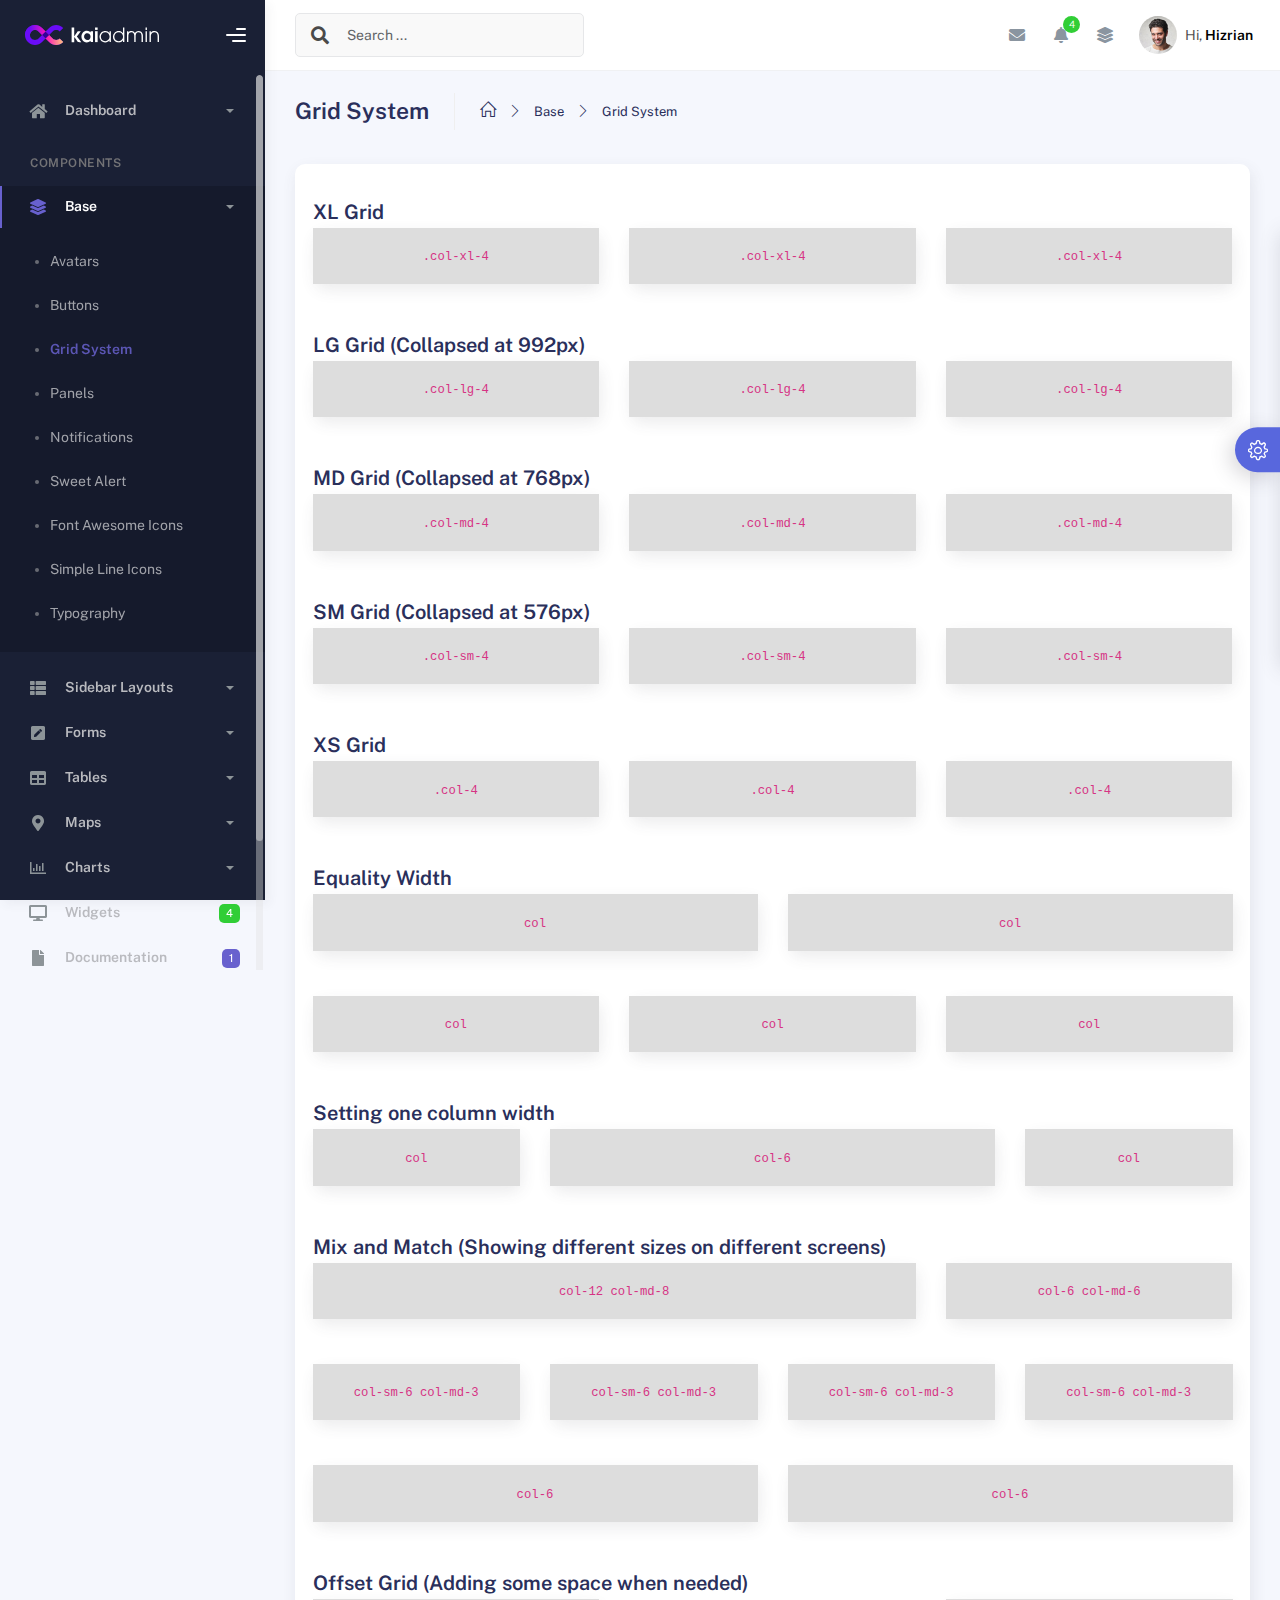
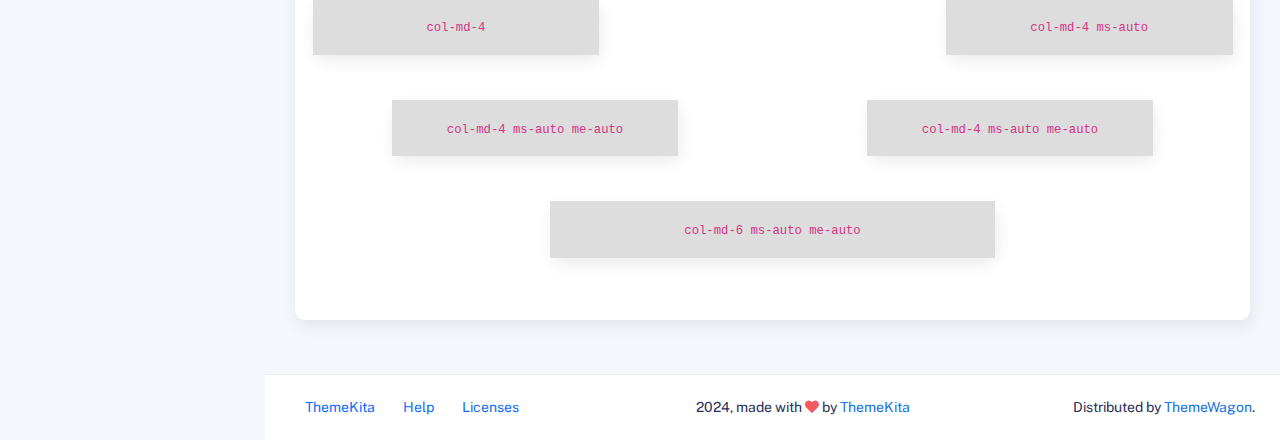
<file: components/gridsystem.html>
<!DOCTYPE html>
<html lang="en">
  <head>
    <meta http-equiv="X-UA-Compatible" content="IE=edge" />
    <title>Grid System - Kaiadmin Bootstrap 5 Admin Dashboard</title>
    <meta
      content="width=device-width, initial-scale=1.0, shrink-to-fit=no"
      name="viewport"
    />
    <link
      rel="icon"
      href="../assets/img/kaiadmin/favicon.ico"
      type="image/x-icon"
    />

    <!-- Fonts and icons -->
    <script src="../assets/js/plugin/webfont/webfont.min.js"></script>
    <script>
      WebFont.load({
        google: { families: ["Public Sans:300,400,500,600,700"] },
        custom: {
          families: [
            "Font Awesome 5 Solid",
            "Font Awesome 5 Regular",
            "Font Awesome 5 Brands",
            "simple-line-icons",
          ],
          urls: ["../assets/css/fonts.min.css"],
        },
        active: function () {
          sessionStorage.fonts = true;
        },
      });
    </script>

    <!-- CSS Files -->
    <link rel="stylesheet" href="../assets/css/bootstrap.min.css" />
    <link rel="stylesheet" href="../assets/css/plugins.min.css" />
    <link rel="stylesheet" href="../assets/css/kaiadmin.min.css" />

    <!-- CSS Just for demo purpose, don't include it in your project -->
    <link rel="stylesheet" href="../assets/css/demo.css" />
  </head>
  <body>
    <div class="wrapper">
      <!-- Sidebar -->
      <div class="sidebar" data-background-color="dark">
        <div class="sidebar-logo">
          <!-- Logo Header -->
          <div class="logo-header" data-background-color="dark">
            <a href="../index.html" class="logo">
              <img
                src="../assets/img/kaiadmin/logo_light.svg"
                alt="navbar brand"
                class="navbar-brand"
                height="20"
              />
            </a>
            <div class="nav-toggle">
              <button class="btn btn-toggle toggle-sidebar">
                <i class="gg-menu-right"></i>
              </button>
              <button class="btn btn-toggle sidenav-toggler">
                <i class="gg-menu-left"></i>
              </button>
            </div>
            <button class="topbar-toggler more">
              <i class="gg-more-vertical-alt"></i>
            </button>
          </div>
          <!-- End Logo Header -->
        </div>
        <div class="sidebar-wrapper scrollbar scrollbar-inner">
          <div class="sidebar-content">
            <ul class="nav nav-secondary">
              <li class="nav-item">
                <a
                  data-bs-toggle="collapse"
                  href="#dashboard"
                  class="collapsed"
                  aria-expanded="false"
                >
                  <i class="fas fa-home"></i>
                  <p>Dashboard</p>
                  <span class="caret"></span>
                </a>
                <div class="collapse" id="dashboard">
                  <ul class="nav nav-collapse">
                    <li>
                      <a href="../../demo1/index.html">
                        <span class="sub-item">Dashboard 1</span>
                      </a>
                    </li>
                  </ul>
                </div>
              </li>
              <li class="nav-section">
                <span class="sidebar-mini-icon">
                  <i class="fa fa-ellipsis-h"></i>
                </span>
                <h4 class="text-section">Components</h4>
              </li>
              <li class="nav-item active submenu">
                <a data-bs-toggle="collapse" href="#base">
                  <i class="fas fa-layer-group"></i>
                  <p>Base</p>
                  <span class="caret"></span>
                </a>
                <div class="collapse show" id="base">
                  <ul class="nav nav-collapse">
                    <li>
                      <a href="../components/avatars.html">
                        <span class="sub-item">Avatars</span>
                      </a>
                    </li>
                    <li>
                      <a href="../components/buttons.html">
                        <span class="sub-item">Buttons</span>
                      </a>
                    </li>
                    <li class="active">
                      <a href="../components/gridsystem.html">
                        <span class="sub-item">Grid System</span>
                      </a>
                    </li>
                    <li>
                      <a href="../components/panels.html">
                        <span class="sub-item">Panels</span>
                      </a>
                    </li>
                    <li>
                      <a href="../components/notifications.html">
                        <span class="sub-item">Notifications</span>
                      </a>
                    </li>
                    <li>
                      <a href="../components/sweetalert.html">
                        <span class="sub-item">Sweet Alert</span>
                      </a>
                    </li>
                    <li>
                      <a href="../components/font-awesome-icons.html">
                        <span class="sub-item">Font Awesome Icons</span>
                      </a>
                    </li>
                    <li>
                      <a href="../components/simple-line-icons.html">
                        <span class="sub-item">Simple Line Icons</span>
                      </a>
                    </li>
                    <li>
                      <a href="../components/typography.html">
                        <span class="sub-item">Typography</span>
                      </a>
                    </li>
                  </ul>
                </div>
              </li>
              <li class="nav-item">
                <a data-bs-toggle="collapse" href="#sidebarLayouts">
                  <i class="fas fa-th-list"></i>
                  <p>Sidebar Layouts</p>
                  <span class="caret"></span>
                </a>
                <div class="collapse" id="sidebarLayouts">
                  <ul class="nav nav-collapse">
                    <li>
                      <a href="../sidebar-style-2.html">
                        <span class="sub-item">Sidebar Style 2</span>
                      </a>
                    </li>
                    <li>
                      <a href="../icon-menu.html">
                        <span class="sub-item">Icon Menu</span>
                      </a>
                    </li>
                  </ul>
                </div>
              </li>
              <li class="nav-item">
                <a data-bs-toggle="collapse" href="#forms">
                  <i class="fas fa-pen-square"></i>
                  <p>Forms</p>
                  <span class="caret"></span>
                </a>
                <div class="collapse" id="forms">
                  <ul class="nav nav-collapse">
                    <li>
                      <a href="../forms/forms.html">
                        <span class="sub-item">Basic Form</span>
                      </a>
                    </li>
                  </ul>
                </div>
              </li>
              <li class="nav-item">
                <a data-bs-toggle="collapse" href="#tables">
                  <i class="fas fa-table"></i>
                  <p>Tables</p>
                  <span class="caret"></span>
                </a>
                <div class="collapse" id="tables">
                  <ul class="nav nav-collapse">
                    <li>
                      <a href="../tables/tables.html">
                        <span class="sub-item">Basic Table</span>
                      </a>
                    </li>
                    <li>
                      <a href="../tables/datatables.html">
                        <span class="sub-item">Datatables</span>
                      </a>
                    </li>
                  </ul>
                </div>
              </li>
              <li class="nav-item">
                <a data-bs-toggle="collapse" href="#maps">
                  <i class="fas fa-map-marker-alt"></i>
                  <p>Maps</p>
                  <span class="caret"></span>
                </a>
                <div class="collapse" id="maps">
                  <ul class="nav nav-collapse">
                    <li>
                      <a href="../maps/googlemaps.html">
                        <span class="sub-item">Google Maps</span>
                      </a>
                    </li>
                    <li>
                      <a href="../maps/jsvectormap.html">
                        <span class="sub-item">Jsvectormap</span>
                      </a>
                    </li>
                  </ul>
                </div>
              </li>
              <li class="nav-item">
                <a data-bs-toggle="collapse" href="#charts">
                  <i class="far fa-chart-bar"></i>
                  <p>Charts</p>
                  <span class="caret"></span>
                </a>
                <div class="collapse" id="charts">
                  <ul class="nav nav-collapse">
                    <li>
                      <a href="../charts/charts.html">
                        <span class="sub-item">Chart Js</span>
                      </a>
                    </li>
                    <li>
                      <a href="../charts/sparkline.html">
                        <span class="sub-item">Sparkline</span>
                      </a>
                    </li>
                  </ul>
                </div>
              </li>
              <li class="nav-item">
                <a href="../widgets.html">
                  <i class="fas fa-desktop"></i>
                  <p>Widgets</p>
                  <span class="badge badge-success">4</span>
                </a>
              </li>
              <li class="nav-item">
                <a href="../../../documentation/index.html">
                  <i class="fas fa-file"></i>
                  <p>Documentation</p>
                  <span class="badge badge-secondary">1</span>
                </a>
              </li>
              <li class="nav-item">
                <a data-bs-toggle="collapse" href="#submenu">
                  <i class="fas fa-bars"></i>
                  <p>Menu Levels</p>
                  <span class="caret"></span>
                </a>
                <div class="collapse" id="submenu">
                  <ul class="nav nav-collapse">
                    <li>
                      <a data-bs-toggle="collapse" href="#subnav1">
                        <span class="sub-item">Level 1</span>
                        <span class="caret"></span>
                      </a>
                      <div class="collapse" id="subnav1">
                        <ul class="nav nav-collapse subnav">
                          <li>
                            <a href="#">
                              <span class="sub-item">Level 2</span>
                            </a>
                          </li>
                          <li>
                            <a href="#">
                              <span class="sub-item">Level 2</span>
                            </a>
                          </li>
                        </ul>
                      </div>
                    </li>
                    <li>
                      <a data-bs-toggle="collapse" href="#subnav2">
                        <span class="sub-item">Level 1</span>
                        <span class="caret"></span>
                      </a>
                      <div class="collapse" id="subnav2">
                        <ul class="nav nav-collapse subnav">
                          <li>
                            <a href="#">
                              <span class="sub-item">Level 2</span>
                            </a>
                          </li>
                        </ul>
                      </div>
                    </li>
                    <li>
                      <a href="#">
                        <span class="sub-item">Level 1</span>
                      </a>
                    </li>
                  </ul>
                </div>
              </li>
            </ul>
          </div>
        </div>
      </div>
      <!-- End Sidebar -->

      <div class="main-panel">
        <div class="main-header">
          <div class="main-header-logo">
            <!-- Logo Header -->
            <div class="logo-header" data-background-color="dark">
              <a href="../index.html" class="logo">
                <img
                  src="../assets/img/kaiadmin/logo_light.svg"
                  alt="navbar brand"
                  class="navbar-brand"
                  height="20"
                />
              </a>
              <div class="nav-toggle">
                <button class="btn btn-toggle toggle-sidebar">
                  <i class="gg-menu-right"></i>
                </button>
                <button class="btn btn-toggle sidenav-toggler">
                  <i class="gg-menu-left"></i>
                </button>
              </div>
              <button class="topbar-toggler more">
                <i class="gg-more-vertical-alt"></i>
              </button>
            </div>
            <!-- End Logo Header -->
          </div>
          <!-- Navbar Header -->
          <nav
            class="navbar navbar-header navbar-header-transparent navbar-expand-lg border-bottom"
          >
            <div class="container-fluid">
              <nav
                class="navbar navbar-header-left navbar-expand-lg navbar-form nav-search p-0 d-none d-lg-flex"
              >
                <div class="input-group">
                  <div class="input-group-prepend">
                    <button type="submit" class="btn btn-search pe-1">
                      <i class="fa fa-search search-icon"></i>
                    </button>
                  </div>
                  <input
                    type="text"
                    placeholder="Search ..."
                    class="form-control"
                  />
                </div>
              </nav>

              <ul class="navbar-nav topbar-nav ms-md-auto align-items-center">
                <li
                  class="nav-item topbar-icon dropdown hidden-caret d-flex d-lg-none"
                >
                  <a
                    class="nav-link dropdown-toggle"
                    data-bs-toggle="dropdown"
                    href="#"
                    role="button"
                    aria-expanded="false"
                    aria-haspopup="true"
                  >
                    <i class="fa fa-search"></i>
                  </a>
                  <ul class="dropdown-menu dropdown-search animated fadeIn">
                    <form class="navbar-left navbar-form nav-search">
                      <div class="input-group">
                        <input
                          type="text"
                          placeholder="Search ..."
                          class="form-control"
                        />
                      </div>
                    </form>
                  </ul>
                </li>
                <li class="nav-item topbar-icon dropdown hidden-caret">
                  <a
                    class="nav-link dropdown-toggle"
                    href="#"
                    id="messageDropdown"
                    role="button"
                    data-bs-toggle="dropdown"
                    aria-haspopup="true"
                    aria-expanded="false"
                  >
                    <i class="fa fa-envelope"></i>
                  </a>
                  <ul
                    class="dropdown-menu messages-notif-box animated fadeIn"
                    aria-labelledby="messageDropdown"
                  >
                    <li>
                      <div
                        class="dropdown-title d-flex justify-content-between align-items-center"
                      >
                        Messages
                        <a href="#" class="small">Mark all as read</a>
                      </div>
                    </li>
                    <li>
                      <div class="message-notif-scroll scrollbar-outer">
                        <div class="notif-center">
                          <a href="#">
                            <div class="notif-img">
                              <img
                                src="../assets/img/jm_denis.jpg"
                                alt="Img Profile"
                              />
                            </div>
                            <div class="notif-content">
                              <span class="subject">Jimmy Denis</span>
                              <span class="block"> How are you ? </span>
                              <span class="time">5 minutes ago</span>
                            </div>
                          </a>
                          <a href="#">
                            <div class="notif-img">
                              <img
                                src="../assets/img/chadengle.jpg"
                                alt="Img Profile"
                              />
                            </div>
                            <div class="notif-content">
                              <span class="subject">Chad</span>
                              <span class="block"> Ok, Thanks ! </span>
                              <span class="time">12 minutes ago</span>
                            </div>
                          </a>
                          <a href="#">
                            <div class="notif-img">
                              <img
                                src="../assets/img/mlane.jpg"
                                alt="Img Profile"
                              />
                            </div>
                            <div class="notif-content">
                              <span class="subject">Jhon Doe</span>
                              <span class="block">
                                Ready for the meeting today...
                              </span>
                              <span class="time">12 minutes ago</span>
                            </div>
                          </a>
                          <a href="#">
                            <div class="notif-img">
                              <img
                                src="../assets/img/talha.jpg"
                                alt="Img Profile"
                              />
                            </div>
                            <div class="notif-content">
                              <span class="subject">Talha</span>
                              <span class="block"> Hi, Apa Kabar ? </span>
                              <span class="time">17 minutes ago</span>
                            </div>
                          </a>
                        </div>
                      </div>
                    </li>
                    <li>
                      <a class="see-all" href="javascript:void(0);"
                        >See all messages<i class="fa fa-angle-right"></i>
                      </a>
                    </li>
                  </ul>
                </li>
                <li class="nav-item topbar-icon dropdown hidden-caret">
                  <a
                    class="nav-link dropdown-toggle"
                    href="#"
                    id="notifDropdown"
                    role="button"
                    data-bs-toggle="dropdown"
                    aria-haspopup="true"
                    aria-expanded="false"
                  >
                    <i class="fa fa-bell"></i>
                    <span class="notification">4</span>
                  </a>
                  <ul
                    class="dropdown-menu notif-box animated fadeIn"
                    aria-labelledby="notifDropdown"
                  >
                    <li>
                      <div class="dropdown-title">
                        You have 4 new notification
                      </div>
                    </li>
                    <li>
                      <div class="notif-scroll scrollbar-outer">
                        <div class="notif-center">
                          <a href="#">
                            <div class="notif-icon notif-primary">
                              <i class="fa fa-user-plus"></i>
                            </div>
                            <div class="notif-content">
                              <span class="block"> New user registered </span>
                              <span class="time">5 minutes ago</span>
                            </div>
                          </a>
                          <a href="#">
                            <div class="notif-icon notif-success">
                              <i class="fa fa-comment"></i>
                            </div>
                            <div class="notif-content">
                              <span class="block">
                                Rahmad commented on Admin
                              </span>
                              <span class="time">12 minutes ago</span>
                            </div>
                          </a>
                          <a href="#">
                            <div class="notif-img">
                              <img
                                src="../assets/img/profile2.jpg"
                                alt="Img Profile"
                              />
                            </div>
                            <div class="notif-content">
                              <span class="block">
                                Reza send messages to you
                              </span>
                              <span class="time">12 minutes ago</span>
                            </div>
                          </a>
                          <a href="#">
                            <div class="notif-icon notif-danger">
                              <i class="fa fa-heart"></i>
                            </div>
                            <div class="notif-content">
                              <span class="block"> Farrah liked Admin </span>
                              <span class="time">17 minutes ago</span>
                            </div>
                          </a>
                        </div>
                      </div>
                    </li>
                    <li>
                      <a class="see-all" href="javascript:void(0);"
                        >See all notifications<i class="fa fa-angle-right"></i>
                      </a>
                    </li>
                  </ul>
                </li>
                <li class="nav-item topbar-icon dropdown hidden-caret">
                  <a
                    class="nav-link"
                    data-bs-toggle="dropdown"
                    href="#"
                    aria-expanded="false"
                  >
                    <i class="fas fa-layer-group"></i>
                  </a>
                  <div class="dropdown-menu quick-actions animated fadeIn">
                    <div class="quick-actions-header">
                      <span class="title mb-1">Quick Actions</span>
                      <span class="subtitle op-7">Shortcuts</span>
                    </div>
                    <div class="quick-actions-scroll scrollbar-outer">
                      <div class="quick-actions-items">
                        <div class="row m-0">
                          <a class="col-6 col-md-4 p-0" href="#">
                            <div class="quick-actions-item">
                              <div class="avatar-item bg-danger rounded-circle">
                                <i class="far fa-calendar-alt"></i>
                              </div>
                              <span class="text">Calendar</span>
                            </div>
                          </a>
                          <a class="col-6 col-md-4 p-0" href="#">
                            <div class="quick-actions-item">
                              <div
                                class="avatar-item bg-warning rounded-circle"
                              >
                                <i class="fas fa-map"></i>
                              </div>
                              <span class="text">Maps</span>
                            </div>
                          </a>
                          <a class="col-6 col-md-4 p-0" href="#">
                            <div class="quick-actions-item">
                              <div class="avatar-item bg-info rounded-circle">
                                <i class="fas fa-file-excel"></i>
                              </div>
                              <span class="text">Reports</span>
                            </div>
                          </a>
                          <a class="col-6 col-md-4 p-0" href="#">
                            <div class="quick-actions-item">
                              <div
                                class="avatar-item bg-success rounded-circle"
                              >
                                <i class="fas fa-envelope"></i>
                              </div>
                              <span class="text">Emails</span>
                            </div>
                          </a>
                          <a class="col-6 col-md-4 p-0" href="#">
                            <div class="quick-actions-item">
                              <div
                                class="avatar-item bg-primary rounded-circle"
                              >
                                <i class="fas fa-file-invoice-dollar"></i>
                              </div>
                              <span class="text">Invoice</span>
                            </div>
                          </a>
                          <a class="col-6 col-md-4 p-0" href="#">
                            <div class="quick-actions-item">
                              <div
                                class="avatar-item bg-secondary rounded-circle"
                              >
                                <i class="fas fa-credit-card"></i>
                              </div>
                              <span class="text">Payments</span>
                            </div>
                          </a>
                        </div>
                      </div>
                    </div>
                  </div>
                </li>

                <li class="nav-item topbar-user dropdown hidden-caret">
                  <a
                    class="dropdown-toggle profile-pic"
                    data-bs-toggle="dropdown"
                    href="#"
                    aria-expanded="false"
                  >
                    <div class="avatar-sm">
                      <img
                        src="../assets/img/profile.jpg"
                        alt="..."
                        class="avatar-img rounded-circle"
                      />
                    </div>
                    <span class="profile-username">
                      <span class="op-7">Hi,</span>
                      <span class="fw-bold">Hizrian</span>
                    </span>
                  </a>
                  <ul class="dropdown-menu dropdown-user animated fadeIn">
                    <div class="dropdown-user-scroll scrollbar-outer">
                      <li>
                        <div class="user-box">
                          <div class="avatar-lg">
                            <img
                              src="../assets/img/profile.jpg"
                              alt="image profile"
                              class="avatar-img rounded"
                            />
                          </div>
                          <div class="u-text">
                            <h4>Hizrian</h4>
                            <p class="text-muted">hello@example.com</p>
                            <a
                              href="profile.html"
                              class="btn btn-xs btn-secondary btn-sm"
                              >View Profile</a
                            >
                          </div>
                        </div>
                      </li>
                      <li>
                        <div class="dropdown-divider"></div>
                        <a class="dropdown-item" href="#">My Profile</a>
                        <a class="dropdown-item" href="#">My Balance</a>
                        <a class="dropdown-item" href="#">Inbox</a>
                        <div class="dropdown-divider"></div>
                        <a class="dropdown-item" href="#">Account Setting</a>
                        <div class="dropdown-divider"></div>
                        <a class="dropdown-item" href="#">Logout</a>
                      </li>
                    </div>
                  </ul>
                </li>
              </ul>
            </div>
          </nav>
          <!-- End Navbar -->
        </div>

        <div class="container">
          <div class="page-inner">
            <div class="page-header">
              <h3 class="fw-bold mb-3">Grid System</h3>
              <ul class="breadcrumbs mb-3">
                <li class="nav-home">
                  <a href="#">
                    <i class="icon-home"></i>
                  </a>
                </li>
                <li class="separator">
                  <i class="icon-arrow-right"></i>
                </li>
                <li class="nav-item">
                  <a href="#">Base</a>
                </li>
                <li class="separator">
                  <i class="icon-arrow-right"></i>
                </li>
                <li class="nav-item">
                  <a href="#">Grid System</a>
                </li>
              </ul>
            </div>
            <div class="card">
              <div class="card-body">
                <h4 class="card-title mt-3">XL Grid</h4>
                <div class="row row-demo-grid">
                  <div class="col-xl-4">
                    <div class="card">
                      <div class="card-body"><code>.col-xl-4</code></div>
                    </div>
                  </div>
                  <div class="col-xl-4">
                    <div class="card">
                      <div class="card-body"><code>.col-xl-4</code></div>
                    </div>
                  </div>
                  <div class="col-xl-4">
                    <div class="card">
                      <div class="card-body"><code>.col-xl-4</code></div>
                    </div>
                  </div>
                </div>

                <h4 class="card-title">LG Grid (Collapsed at 992px)</h4>
                <div class="row row-demo-grid">
                  <div class="col-lg-4">
                    <div class="card">
                      <div class="card-body"><code>.col-lg-4</code></div>
                    </div>
                  </div>
                  <div class="col-lg-4">
                    <div class="card">
                      <div class="card-body"><code>.col-lg-4</code></div>
                    </div>
                  </div>
                  <div class="col-lg-4">
                    <div class="card">
                      <div class="card-body"><code>.col-lg-4</code></div>
                    </div>
                  </div>
                </div>

                <h4 class="card-title">MD Grid (Collapsed at 768px)</h4>
                <div class="row row-demo-grid">
                  <div class="col-md-4">
                    <div class="card">
                      <div class="card-body"><code>.col-md-4</code></div>
                    </div>
                  </div>
                  <div class="col-md-4">
                    <div class="card">
                      <div class="card-body"><code>.col-md-4</code></div>
                    </div>
                  </div>
                  <div class="col-md-4">
                    <div class="card">
                      <div class="card-body"><code>.col-md-4</code></div>
                    </div>
                  </div>
                </div>

                <h4 class="card-title">SM Grid (Collapsed at 576px)</h4>
                <div class="row row-demo-grid">
                  <div class="col-sm-4">
                    <div class="card">
                      <div class="card-body"><code>.col-sm-4</code></div>
                    </div>
                  </div>
                  <div class="col-sm-4">
                    <div class="card">
                      <div class="card-body"><code>.col-sm-4</code></div>
                    </div>
                  </div>
                  <div class="col-sm-4">
                    <div class="card">
                      <div class="card-body"><code>.col-sm-4</code></div>
                    </div>
                  </div>
                </div>

                <h4 class="card-title">XS Grid</h4>
                <div class="row row-demo-grid">
                  <div class="col-4">
                    <div class="card">
                      <div class="card-body"><code>.col-4</code></div>
                    </div>
                  </div>
                  <div class="col-4">
                    <div class="card">
                      <div class="card-body"><code>.col-4</code></div>
                    </div>
                  </div>
                  <div class="col-4">
                    <div class="card">
                      <div class="card-body"><code>.col-4</code></div>
                    </div>
                  </div>
                </div>

                <h4 class="card-title">Equality Width</h4>
                <div class="row row-demo-grid">
                  <div class="col">
                    <div class="card">
                      <div class="card-body"><code>col</code></div>
                    </div>
                  </div>
                  <div class="col">
                    <div class="card">
                      <div class="card-body"><code>col</code></div>
                    </div>
                  </div>
                </div>
                <div class="row row-demo-grid">
                  <div class="col">
                    <div class="card">
                      <div class="card-body"><code>col</code></div>
                    </div>
                  </div>
                  <div class="col">
                    <div class="card">
                      <div class="card-body"><code>col</code></div>
                    </div>
                  </div>
                  <div class="col">
                    <div class="card">
                      <div class="card-body"><code>col</code></div>
                    </div>
                  </div>
                </div>

                <h4 class="card-title">Setting one column width</h4>
                <div class="row row-demo-grid">
                  <div class="col">
                    <div class="card">
                      <div class="card-body"><code>col</code></div>
                    </div>
                  </div>
                  <div class="col-6">
                    <div class="card">
                      <div class="card-body"><code>col-6</code></div>
                    </div>
                  </div>
                  <div class="col">
                    <div class="card">
                      <div class="card-body"><code>col</code></div>
                    </div>
                  </div>
                </div>

                <h4 class="card-title">
                  Mix and Match (Showing different sizes on different screens)
                </h4>
                <!-- Stack the columns on mobile by making one full-width and the other half-width -->
                <div class="row row-demo-grid">
                  <div class="col-12 col-md-8">
                    <div class="card">
                      <div class="card-body"><code>col-12 col-md-8</code></div>
                    </div>
                  </div>
                  <div class="col-6 col-md-4">
                    <div class="card">
                      <div class="card-body"><code>col-6 col-md-6</code></div>
                    </div>
                  </div>
                </div>

                <!-- Columns start at 50% wide on mobile and bump up to 33.3% wide on desktop -->
                <div class="row row-demo-grid">
                  <div class="col-sm-6 col-md-3">
                    <div class="card">
                      <div class="card-body">
                        <code>col-sm-6 col-md-3</code>
                      </div>
                    </div>
                  </div>
                  <div class="col-sm-6 col-md-3">
                    <div class="card">
                      <div class="card-body">
                        <code>col-sm-6 col-md-3</code>
                      </div>
                    </div>
                  </div>
                  <div class="col-sm-6 col-md-3">
                    <div class="card">
                      <div class="card-body">
                        <code>col-sm-6 col-md-3</code>
                      </div>
                    </div>
                  </div>
                  <div class="col-sm-6 col-md-3">
                    <div class="card">
                      <div class="card-body">
                        <code>col-sm-6 col-md-3</code>
                      </div>
                    </div>
                  </div>
                </div>

                <!-- Columns are always 50% wide, on mobile and desktop -->
                <div class="row row-demo-grid">
                  <div class="col-6">
                    <div class="card">
                      <div class="card-body"><code>col-6</code></div>
                    </div>
                  </div>
                  <div class="col-6">
                    <div class="card">
                      <div class="card-body"><code>col-6</code></div>
                    </div>
                  </div>
                </div>

                <h4 class="card-title">
                  Offset Grid (Adding some space when needed)
                </h4>
                <div class="row row-demo-grid">
                  <div class="col-md-4">
                    <div class="card">
                      <div class="card-body text-center">
                        <code>col-md-4</code>
                      </div>
                    </div>
                  </div>
                  <div class="col-md-4 ms-auto">
                    <div class="card">
                      <div class="card-body text-center">
                        <code>col-md-4 ms-auto</code>
                      </div>
                    </div>
                  </div>
                </div>

                <div class="row row-demo-grid">
                  <div class="col-md-4 ms-auto me-auto">
                    <div class="card">
                      <div class="card-body text-center">
                        <code>col-md-4 ms-auto me-auto</code>
                      </div>
                    </div>
                  </div>
                  <div class="col-md-4 ms-auto me-auto">
                    <div class="card">
                      <div class="card-body text-center">
                        <code>col-md-4 ms-auto me-auto</code>
                      </div>
                    </div>
                  </div>
                </div>

                <div class="row row-demo-grid">
                  <div class="col-md-6 ms-auto me-auto">
                    <div class="card">
                      <div class="card-body text-center">
                        <code>col-md-6 ms-auto me-auto</code>
                      </div>
                    </div>
                  </div>
                </div>
              </div>
            </div>
          </div>

        <footer class="footer">
          <div class="container-fluid d-flex justify-content-between">
            <nav class="pull-left">
              <ul class="nav">
                <li class="nav-item">
                  <a class="nav-link" href="http://www.themekita.com">
                    ThemeKita
                  </a>
                </li>
                <li class="nav-item">
                  <a class="nav-link" href="#"> Help </a>
                </li>
                <li class="nav-item">
                  <a class="nav-link" href="#"> Licenses </a>
                </li>
              </ul>
            </nav>
            <div class="copyright">
              2024, made with <i class="fa fa-heart heart text-danger"></i> by
              <a href="http://www.themekita.com">ThemeKita</a>
            </div>
            <div>
              Distributed by
              <a target="_blank" href="https://themewagon.com/">ThemeWagon</a>.
            </div>
          </div>
        </footer>
      </div>

      <!-- Custom template | don't include it in your project! -->
      <div class="custom-template">
        <div class="title">Settings</div>
        <div class="custom-content">
          <div class="switcher">
            <div class="switch-block">
              <h4>Logo Header</h4>
              <div class="btnSwitch">
                <button
                  type="button"
                  class="selected changeLogoHeaderColor"
                  data-color="dark"
                ></button>
                <button
                  type="button"
                  class="selected changeLogoHeaderColor"
                  data-color="blue"
                ></button>
                <button
                  type="button"
                  class="changeLogoHeaderColor"
                  data-color="purple"
                ></button>
                <button
                  type="button"
                  class="changeLogoHeaderColor"
                  data-color="light-blue"
                ></button>
                <button
                  type="button"
                  class="changeLogoHeaderColor"
                  data-color="green"
                ></button>
                <button
                  type="button"
                  class="changeLogoHeaderColor"
                  data-color="orange"
                ></button>
                <button
                  type="button"
                  class="changeLogoHeaderColor"
                  data-color="red"
                ></button>
                <button
                  type="button"
                  class="changeLogoHeaderColor"
                  data-color="white"
                ></button>
                <br />
                <button
                  type="button"
                  class="changeLogoHeaderColor"
                  data-color="dark2"
                ></button>
                <button
                  type="button"
                  class="changeLogoHeaderColor"
                  data-color="blue2"
                ></button>
                <button
                  type="button"
                  class="changeLogoHeaderColor"
                  data-color="purple2"
                ></button>
                <button
                  type="button"
                  class="changeLogoHeaderColor"
                  data-color="light-blue2"
                ></button>
                <button
                  type="button"
                  class="changeLogoHeaderColor"
                  data-color="green2"
                ></button>
                <button
                  type="button"
                  class="changeLogoHeaderColor"
                  data-color="orange2"
                ></button>
                <button
                  type="button"
                  class="changeLogoHeaderColor"
                  data-color="red2"
                ></button>
              </div>
            </div>
            <div class="switch-block">
              <h4>Navbar Header</h4>
              <div class="btnSwitch">
                <button
                  type="button"
                  class="changeTopBarColor"
                  data-color="dark"
                ></button>
                <button
                  type="button"
                  class="changeTopBarColor"
                  data-color="blue"
                ></button>
                <button
                  type="button"
                  class="changeTopBarColor"
                  data-color="purple"
                ></button>
                <button
                  type="button"
                  class="changeTopBarColor"
                  data-color="light-blue"
                ></button>
                <button
                  type="button"
                  class="changeTopBarColor"
                  data-color="green"
                ></button>
                <button
                  type="button"
                  class="changeTopBarColor"
                  data-color="orange"
                ></button>
                <button
                  type="button"
                  class="changeTopBarColor"
                  data-color="red"
                ></button>
                <button
                  type="button"
                  class="changeTopBarColor"
                  data-color="white"
                ></button>
                <br />
                <button
                  type="button"
                  class="changeTopBarColor"
                  data-color="dark2"
                ></button>
                <button
                  type="button"
                  class="selected changeTopBarColor"
                  data-color="blue2"
                ></button>
                <button
                  type="button"
                  class="changeTopBarColor"
                  data-color="purple2"
                ></button>
                <button
                  type="button"
                  class="changeTopBarColor"
                  data-color="light-blue2"
                ></button>
                <button
                  type="button"
                  class="changeTopBarColor"
                  data-color="green2"
                ></button>
                <button
                  type="button"
                  class="changeTopBarColor"
                  data-color="orange2"
                ></button>
                <button
                  type="button"
                  class="changeTopBarColor"
                  data-color="red2"
                ></button>
              </div>
            </div>
            <div class="switch-block">
              <h4>Sidebar</h4>
              <div class="btnSwitch">
                <button
                  type="button"
                  class="selected changeSideBarColor"
                  data-color="white"
                ></button>
                <button
                  type="button"
                  class="changeSideBarColor"
                  data-color="dark"
                ></button>
                <button
                  type="button"
                  class="changeSideBarColor"
                  data-color="dark2"
                ></button>
              </div>
            </div>
          </div>
        </div>
        <div class="custom-toggle">
          <i class="icon-settings"></i>
        </div>
      </div>
      <!-- End Custom template -->
    </div>
    <!--   Core JS Files   -->
    <script src="../assets/js/core/jquery-3.7.1.min.js"></script>
    <script src="../assets/js/core/popper.min.js"></script>
    <script src="../assets/js/core/bootstrap.min.js"></script>

    <!-- jQuery Scrollbar -->
    <script src="../assets/js/plugin/jquery-scrollbar/jquery.scrollbar.min.js"></script>
    <!-- Moment JS -->
    <script src="../assets/js/plugin/moment/moment.min.js"></script>

    <!-- Chart JS -->
    <script src="../assets/js/plugin/chart.js/chart.min.js"></script>

    <!-- jQuery Sparkline -->
    <script src="../assets/js/plugin/jquery.sparkline/jquery.sparkline.min.js"></script>

    <!-- Chart Circle -->
    <script src="../assets/js/plugin/chart-circle/circles.min.js"></script>

    <!-- Datatables -->
    <script src="../assets/js/plugin/datatables/datatables.min.js"></script>

    <!-- Bootstrap Notify -->
    <script src="../assets/js/plugin/bootstrap-notify/bootstrap-notify.min.js"></script>

    <!-- jQuery Vector Maps -->
    <script src="../assets/js/plugin/jsvectormap/jsvectormap.min.js"></script>
    <script src="../assets/js/plugin/jsvectormap/world.js"></script>

    <!-- Sweet Alert -->
    <script src="../assets/js/plugin/sweetalert/sweetalert.min.js"></script>

    <!-- Kaiadmin JS -->
    <script src="../assets/js/kaiadmin.min.js"></script>

    <!-- Kaiadmin DEMO methods, don't include it in your project! -->
    <script src="../assets/js/setting-demo2.js"></script>
  </body>
</html>
</file>
<file: assets/css/demo.css>
.gg-check {
  box-sizing: border-box;
  position: relative;
  display: block;
  transform: scale(var(--ggs, 1));
  width: 22px;
  height: 22px;
  border: 2px solid transparent;
  border-radius: 100px; }
  .gg-check::after {
    content: "";
    display: block;
    box-sizing: border-box;
    position: absolute;
    left: 3px;
    top: -1px;
    width: 6px;
    height: 10px;
    border-width: 0 2px 2px 0;
    border-style: solid;
    transform-origin: bottom left;
    transform: rotate(45deg); }

.custom-template {
  position: fixed;
  top: 50%;
  transform: translateY(-50%);
  right: -325px;
  width: 325px;
  height: max-content;
  display: block;
  z-index: 1;
  background: #ffffff;
  transition: all .3s;
  z-index: 1003;
  box-shadow: -1px 1px 20px rgba(69, 65, 78, 0.15);
  border-top-left-radius: 5px;
  border-bottom-left-radius: 5px;
  transition: all .5s; }
  .custom-template.open {
    right: 0px; }
  .custom-template .custom-toggle {
    position: absolute;
    width: 45px;
    height: 45px;
    background: #5867dd;
    top: 50%;
    left: -45px;
    transform: translateY(-50%);
    display: flex;
    align-items: center;
    justify-content: center;
    text-align: center;
    border-top-left-radius: 30px;
    border-bottom-left-radius: 30px;
    /*border-right: 1px solid #177dff;*/
    cursor: pointer;
    color: #ffffff;
    box-shadow: -5px 5px 20px rgba(69, 65, 78, 0.21); }
    .custom-template .custom-toggle i {
      font-size: 20px;
      animation: 1.3s spin linear infinite; }
  .custom-template .title {
    padding: 15px;
    text-align: left;
    font-size: 16px;
    font-weight: 600;
    color: #ffffff;
    border-top-left-radius: 5px;
    border-bottom: 1px solid #ebedf2;
    background: #5867dd; }
  .custom-template .custom-content {
    padding: 20px 15px;
    max-height: calc(100vh - 90px);
    overflow: auto; }
  .custom-template .switcher {
    padding: 5px 0; }
  .custom-template .switch-block h4 {
    font-size: 13px;
    font-weight: 600;
    color: #444;
    line-height: 1.3;
    margin-bottom: 0;
    text-transform: uppercase; }
  .custom-template .btnSwitch {
    margin-top: 20px;
    margin-bottom: 25px; }
    .custom-template .btnSwitch button {
      border: 0px;
      height: 22px;
      width: 22px;
      outline: 0;
      margin-right: 6px;
      margin-bottom: 6px;
      cursor: pointer;
      padding: 0;
      border-radius: 50%;
      border: 2px solid #ededed;
      position: relative;
      transition: all .2s; }
      .custom-template .btnSwitch button:hover {
        border-color: #0bf; }
      .custom-template .btnSwitch button.selected {
        border-color: #0bf;
        display: inline-flex;
        align-items: center; }
      .custom-template .btnSwitch button:not([data-color="white"], [data-color="bg1"], [data-color="bg2"], [data-color="bg3"]) .gg-check:after {
        border-color: #fff; }
  .custom-template .img-pick {
    padding: 4px;
    min-height: 100px;
    border-radius: 5px;
    cursor: pointer; }
    .custom-template .img-pick img {
      height: 100%;
      height: 100px;
      width: 100%;
      border-radius: 5px;
      border: 2px solid transparent; }
    .custom-template .img-pick:hover img, .custom-template .img-pick.active img {
      border-color: #177dff; }

.demo .btn, .demo .progress {
  margin-bottom: 15px !important; }
.demo .form-check-label, .demo .form-radio-label, .demo .toggle, .demo .btn-group {
  margin-right: 15px; }
.demo #slider {
  margin-bottom: 15px; }

.table-typo tbody > tr > td {
  border-color: #fafafa; }
  .table-typo tbody > tr > td:first-child {
    min-width: 200px;
    vertical-align: bottom; }
    .table-typo tbody > tr > td:first-child p {
      font-size: 14px;
      color: #333; }

.demo-icon {
  display: flex;
  flex-direction: row;
  align-items: center;
  margin-bottom: 20px;
  padding: 10px;
  transition: all .2s; }
  .demo-icon:hover {
    background-color: #f4f5f8;
    border-radius: 3px; }
  .demo-icon .icon-preview {
    font-size: 1.8rem;
    margin-right: 10px;
    line-height: 1;
    color: #333439; }

body[data-background-color="dark"] .demo-icon .icon-preview {
  color: #969696; }

.demo-icon .icon-class {
  font-weight: 300;
  font-size: 13px;
  color: #777; }

body[data-background-color="dark"] .demo-icon .icon-class {
  color: #a9a8a8; }

.form-show-notify .form-control {
  margin-bottom: 15px; }
.form-show-notify label {
  padding-top: 0.65rem; }

.map-demo {
  height: 300px; }

#instructions li {
  padding: 5px 0; }

.row-demo-grid {
  margin-bottom: 15px; }
  .row-demo-grid [class^="col"] {
    text-align: center; }
    .row-demo-grid [class^="col"] .card-body {
      background: #ddd; }

.btnSwitch button[data-color="white"] {
  background-color: #fff; }
.btnSwitch button[data-color="grey"] {
  background-color: #f1f1f1; }
.btnSwitch button[data-color="black"] {
  background-color: #191919; }
.btnSwitch button[data-color="dark"] {
  background-color: #1a2035; }
.btnSwitch button[data-color="blue"] {
  background-color: #1572E8; }
.btnSwitch button[data-color="purple"] {
  background-color: #6861CE; }
.btnSwitch button[data-color="light-blue"] {
  background-color: #48ABF7; }
.btnSwitch button[data-color="green"] {
  background-color: #31CE36; }
.btnSwitch button[data-color="orange"] {
  background-color: #FFAD46; }
.btnSwitch button[data-color="red"] {
  background-color: #F25961; }
.btnSwitch button[data-color="dark2"] {
  background-color: #1f283e; }
.btnSwitch button[data-color="blue2"] {
  background-color: #1269DB; }
.btnSwitch button[data-color="purple2"] {
  background-color: #5C55BF; }
.btnSwitch button[data-color="light-blue2"] {
  background-color: #3697E1; }
.btnSwitch button[data-color="green2"] {
  background-color: #2BB930; }
.btnSwitch button[data-color="orange2"] {
  background-color: #FF9E27; }
.btnSwitch button[data-color="red2"] {
  background-color: #EA4d56; }
.btnSwitch button[data-color="bg1"] {
  background-color: #fafafa; }
.btnSwitch button[data-color="bg2"] {
  background-color: #fff; }
.btnSwitch button[data-color="bg3"] {
  background-color: #f1f1f1; }

  width: 100% !important;
  height: auto;
  object-fit: cover;
  transition: all .3s ease; }

#checkOutMoreDemos {
  display: flex;
  position: fixed;
  bottom: 12px;
  right: 12px;
  background: #fff;
  color: #252F4A;
  font-weight: 600;
  flex-direction: column;
  align-items: center;
  justify-content: center;
  width: 66px;
  height: 70px;
  font-size: 12px;
  box-shadow: -5px 5px 20px rgba(69, 65, 78, 0.21); }
  #checkOutMoreDemos i {
    width: 23px;
    height: 23px;
    font-size: 16px;
    margin-bottom: 0.5rem !important;
    padding-top: 0.25rem !important; }
  #checkOutMoreDemos:hover {
    background: #1e2129;
    color: #fff;
    opacity: 1;
    transition: color .2s ease; }

@media screen and (max-width: 1200px) {

    padding: 3rem !important; } }
@media screen and (max-width: 550px) {
  .table-typo tr td {
    display: flex;
    align-items: center;
    word-break: break-word; }
    .table-typo tr td:first-child p {
      margin-bottom: 0px; }

    padding: 24px;
    padding-right: 0;
    padding-bottom: 0; } }
@media screen and (max-width: 576px) {
  .custom-template .custom-content {
    overflow: auto; }

  .form-show-notify > .text-right, .form-show-validation > .text-right {
    text-align: left !important; } }
@media screen and (max-width: 400px) {
  .custom-template {
    width: 85% !important;
    right: -85%; } }

/*# sourceMappingURL=demo.css.map */
</file>
